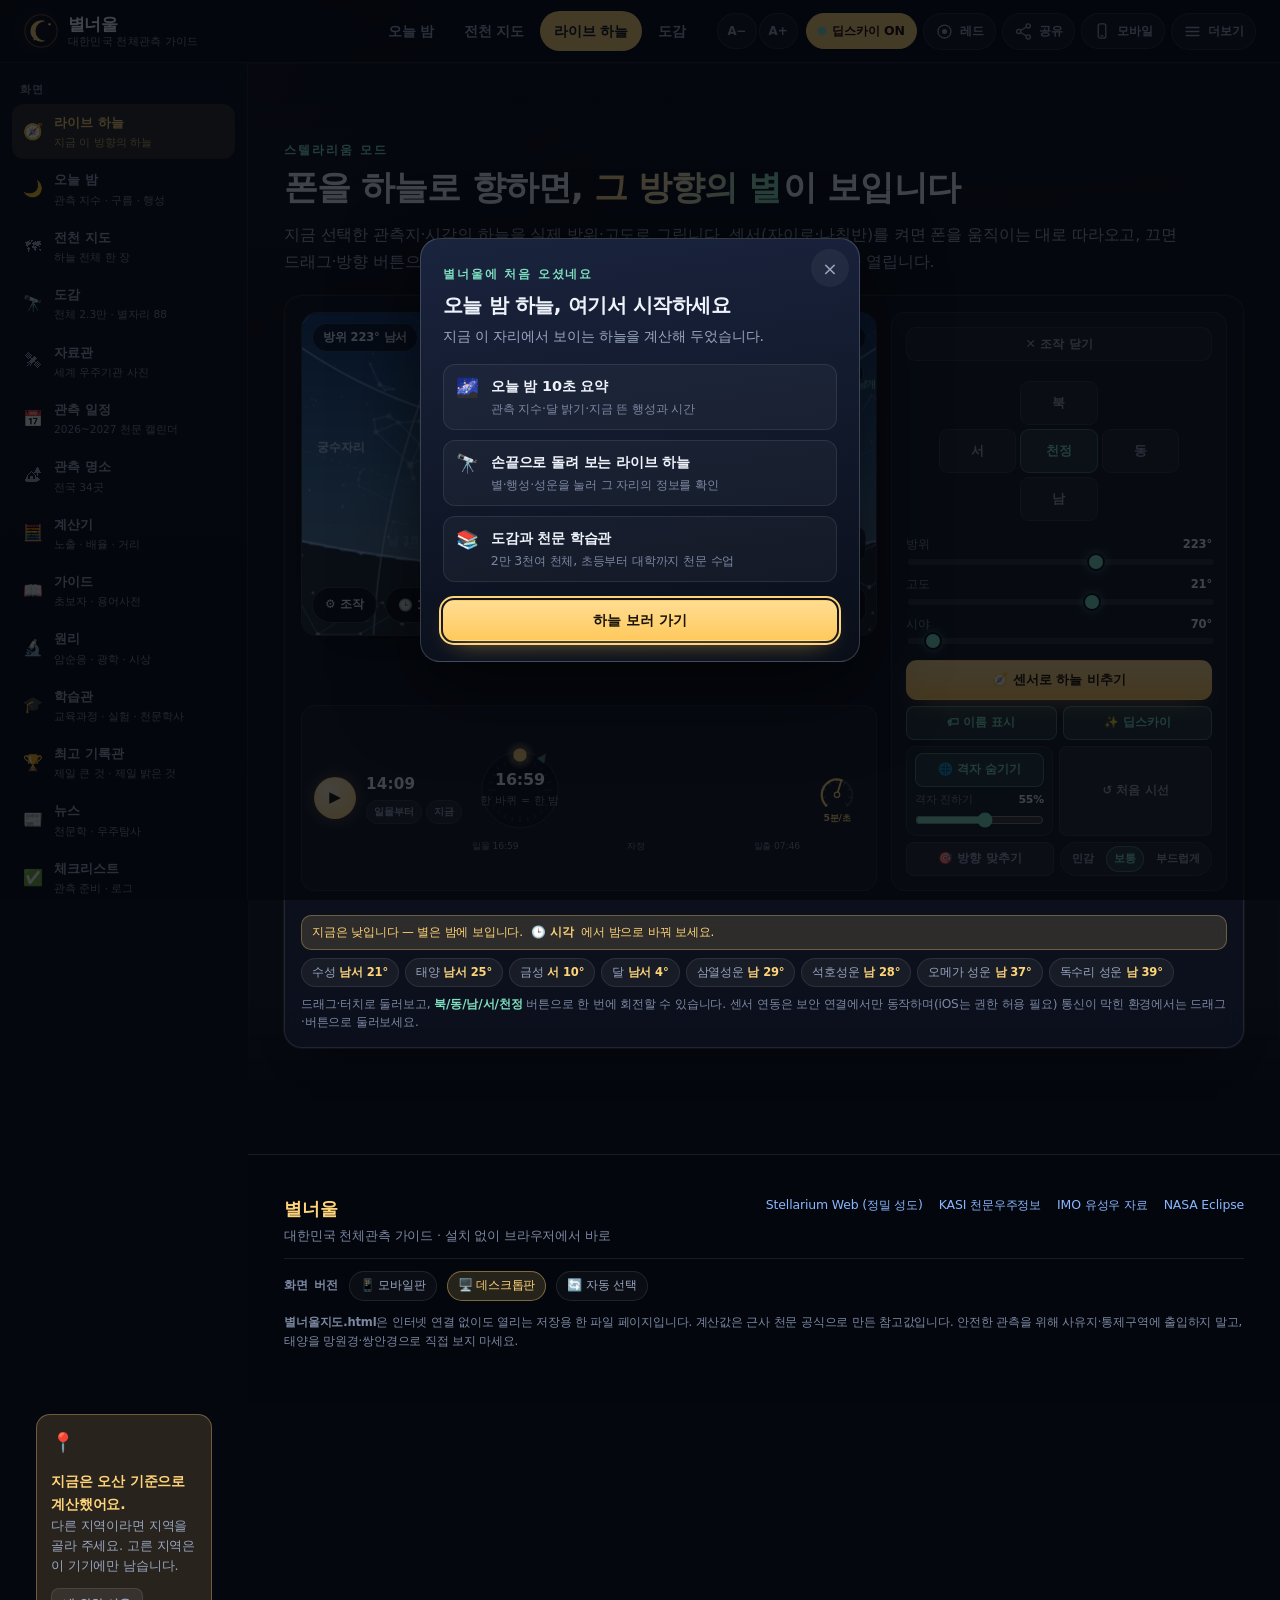
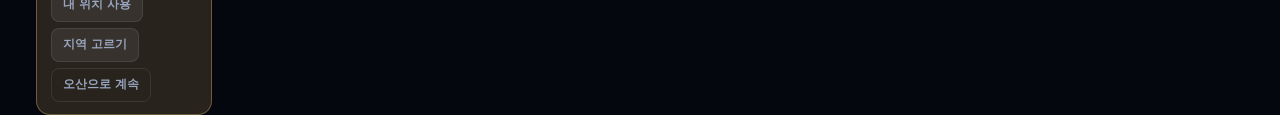
<file: index.html>
<!DOCTYPE html>
<html lang="ko">
<head>
<meta charset="UTF-8">
<meta name="viewport" content="width=device-width, initial-scale=1.0, viewport-fit=cover">
<meta name="theme-color" content="#070b14">
<meta name="description" content="별너울 — 대한민국 천체관측 가이드. 오늘 밤 달·행성·별자리, 관측 가능 시간, 촬영 계산기, 전국 별보기 명소, 2026~2027 천문 캘린더까지 한곳에서.">

<meta property="og:type" content="website">
<meta property="og:site_name" content="별너울">
<meta property="og:locale" content="ko_KR">
<meta property="og:title" content="별너울 — 대한민국 천체관측 가이드">
<meta property="og:description" content="오늘 밤 달·행성·별자리와 관측 가능 시간, 촬영 계산기, 전국 별보기 명소, 천문 학습관과 우주 뉴스까지 한곳에서. 설치 없이 브라우저에서 바로 열립니다.">
<meta property="og:image" content="https://byeolneoul.vercel.app/assets/space/jwst-carina-cosmic-cliffs.jpg">
<meta property="og:image:alt" content="제임스 웹 우주망원경이 촬영한 용골자리 성운">
<meta property="og:url" content="https://byeolneoul.vercel.app/">
<meta name="twitter:card" content="summary_large_image">
<meta name="twitter:title" content="별너울 — 대한민국 천체관측 가이드">
<meta name="twitter:description" content="오늘 밤 하늘을 10초 만에. 달·행성·별자리, 관측 명소, 촬영 계산기, 천문 학습관.">
<meta name="twitter:image" content="https://byeolneoul.vercel.app/assets/space/jwst-carina-cosmic-cliffs.jpg">
<title>별너울 — 대한민국 천체관측 가이드</title>
<style id="bwSplashStyle">
/* 별너울 도입화면 — 첫 페인트부터 보이도록 머리에 직접 넣습니다 */
#bwSplash{
  position:fixed; inset:0; z-index:4000; display:grid; place-items:center;
  background:radial-gradient(125% 95% at 50% -10%, #1a2545 0%, #0d1526 42%, #06080f 100%);
  color:#eef2fb; overflow:hidden; opacity:1; visibility:visible;
  transition:opacity .58s ease, visibility .58s ease;
  font-family:"Pretendard", system-ui, -apple-system, "Apple SD Gothic Neo", "Malgun Gothic", sans-serif;
  -webkit-tap-highlight-color:transparent;
}
#bwSplash.is-out{ opacity:0; visibility:hidden; pointer-events:none; }
#bwSplash canvas{ position:absolute; inset:0; width:100%; height:100%; display:block; }
#bwSplash .bws-glow{
  position:absolute; left:50%; top:52%; width:min(78vw, 720px); height:min(78vw, 720px);
  transform:translate(-50%, -50%); pointer-events:none;
  background:radial-gradient(closest-side, rgba(138,182,255,.16), rgba(126,224,192,.07) 55%, rgba(6,8,15,0) 78%);
  filter:blur(6px);
}
#bwSplash .bws-inner{ position:relative; text-align:center; padding:0 26px; z-index:2; }
#bwSplash .bws-eyebrow{
  margin:0 0 14px; font-size:.72rem; letter-spacing:.34em; text-transform:uppercase;
  color:#8ab6ff; opacity:.9;
  animation:bwsFade 1.4s ease .15s both;
}
#bwSplash .bws-logo{
  margin:0; font-size:clamp(2.9rem, 11vw, 5.4rem); font-weight:800; letter-spacing:.02em; line-height:1.08;
  background:linear-gradient(178deg, #ffffff 6%, #ffe6b0 52%, #ffd479 100%);
  -webkit-background-clip:text; background-clip:text; color:transparent;
  filter:drop-shadow(0 6px 26px rgba(255,190,110,.26));
  animation:bwsRise 1.15s cubic-bezier(.2,.7,.3,1) .1s both;
}
#bwSplash .bws-sub{
  margin:16px 0 0; font-size:clamp(.92rem, 3.5vw, 1.16rem); color:#cfd9ee; letter-spacing:.01em;
  animation:bwsFade 1.5s ease .55s both;
}
#bwSplash .bws-hint{
  position:absolute; left:0; right:0; bottom:clamp(28px, 7vh, 58px); z-index:2; margin:0;
  text-align:center; font-size:.76rem; color:#7c88a3; letter-spacing:.04em;
  animation:bwsFade 1.6s ease 1.1s both;
}
@keyframes bwsRise{ from{ opacity:0; transform:translateY(16px) scale(.985); } to{ opacity:1; transform:none; } }
@keyframes bwsFade{ from{ opacity:0; } to{ opacity:1; } }
@media (prefers-reduced-motion: reduce){
  #bwSplash{ transition:opacity .2s linear, visibility .2s linear; }
  #bwSplash .bws-logo, #bwSplash .bws-eyebrow, #bwSplash .bws-sub, #bwSplash .bws-hint{ animation:none; }
}
</style>
<!-- ROUTER-START -->
<script>
/* 판 자동 선택 — 폰·태블릿은 모바일판, 그 외는 데스크톱판.
   직접 고른 판은 localStorage에 기억하며, ?view=auto 로 다시 자동으로 돌립니다. */
(function () {
  try {
    var p = new URLSearchParams(location.search);
    var v = p.get('view');
    if (v === 'auto') { try { localStorage.removeItem('ob-layout'); } catch (e) {} }
    var saved = null;
    try { saved = localStorage.getItem('ob-layout'); } catch (e) {}
    var pick = (v === 'mobile' || v === 'desktop') ? v
      : (saved === 'mobile' || saved === 'desktop') ? saved
      : ((/Mobi|Android|iPhone|iPad|iPod|Windows Phone|IEMobile|Opera Mini/i.test(navigator.userAgent)
          || Math.min(window.innerWidth || 9999, screen.width || 9999) <= 768) ? 'mobile' : 'desktop');
    p.delete('view');
    var qs = p.toString();
    location.replace(pick + '.html' + (qs ? '?' + qs : '') + location.hash);
  } catch (e) { /* 라우팅이 막히면 이 페이지(index)가 그대로 보입니다 */ }
})();
</script>
<!-- ROUTER-END -->
<link rel="stylesheet" href="styles.css">
<!-- 홈 화면 설치(PWA) -->
<link rel="manifest" href="manifest.webmanifest">
<link rel="apple-touch-icon" sizes="180x180" href="assets/icons/apple-touch-icon.png">
<meta name="apple-mobile-web-app-capable" content="yes">
<meta name="mobile-web-app-capable" content="yes">
<meta name="apple-mobile-web-app-status-bar-style" content="black-translucent">
<meta name="apple-mobile-web-app-title" content="별너울">
<meta name="application-name" content="별너울">
<link rel="icon" href="data:image/svg+xml,%3Csvg xmlns='http://www.w3.org/2000/svg' viewBox='0 0 64 64'%3E%3Ccircle cx='32' cy='32' r='30' fill='%23070b18'/%3E%3Cpath d='M40 14a20 20 0 1 0 0 36 16 16 0 0 1 0-36z' fill='%23ffd479'/%3E%3Ccircle cx='46' cy='20' r='2' fill='%23fff'/%3E%3Ccircle cx='18' cy='44' r='1.5' fill='%23fff'/%3E%3C/svg%3E">
</head>
<body>

<!-- 도입화면 — 첫 페인트부터 이 자리에서 바로 보입니다 -->
<div id="bwSplash" role="dialog" aria-label="별너울 도입 화면">
  <canvas id="bwSplashCanvas" aria-hidden="true"></canvas>
  <div class="bws-glow" aria-hidden="true"></div>
  <div class="bws-inner">
    <p class="bws-eyebrow">대한민국 천체관측 가이드</p>
    <h1 class="bws-logo">별너울</h1>
    <p class="bws-sub">오늘 밤, 내 머리 위 하늘을 읽다</p>
  </div>
  <p class="bws-hint">화면을 누르면 바로 시작합니다</p>
</div>
<script src="splash.js"></script>

<noscript>
  <div class="noscript-warn" role="alert"><b>JavaScript가 꺼져 있습니다.</b> 별너울은 달 위상·행성 위치·박명 시각을 이 브라우저에서 직접 계산합니다. 브라우저 설정에서 JavaScript를 켜면 모든 기능이 동작합니다.</div>
</noscript>

<a class="skip-link" href="#today">본문으로 건너뛰기</a>

<!-- ===================== 공통 헤더 ===================== -->
<header class="site-header" id="siteHeader">
  <div class="header-inner">
    <a class="brand" href="#today" aria-label="별너울 홈">
      <span class="brand-mark" aria-hidden="true">
        <svg viewBox="0 0 40 40" width="34" height="34">
          <circle cx="20" cy="20" r="19" fill="none" stroke="currentColor" stroke-width="1.2" opacity=".35"/>
          <path d="M25 8.5a12.5 12.5 0 1 0 0 23 10 10 0 0 1 0-23z" fill="currentColor"/>
          <circle cx="30" cy="12" r="1.4" fill="currentColor"/>
          <circle cx="12" cy="30" r="1" fill="currentColor"/>
        </svg>
      </span>
      <span class="brand-text">
        <strong>별너울</strong>
        <small>대한민국 천체관측 가이드</small>
      </span>
    </a>

    <nav class="main-nav" id="mainNav" aria-label="주요 메뉴">
      <a href="#today" class="nav-link is-active" data-nav="today">오늘 밤</a>
      <a href="#skymap" class="nav-link" data-nav="skymap">전천 지도</a>
      <a href="#live" class="nav-link" data-nav="live">라이브 하늘</a>
      <a href="#catalog" class="nav-link" data-nav="catalog">도감</a>
    </nav>

    <div class="header-tools">
      <div class="font-ctrl" role="group" aria-label="글자 크기">
        <button class="icon-btn icon-btn-sm" id="fsDown" aria-label="글자 작게" title="글자 작게">A−</button>
        <button class="icon-btn icon-btn-sm" id="fsUp" aria-label="글자 크게" title="글자 크게">A+</button>
      </div>
      <button class="icon-btn deep-toggle" id="deepExtBtn" aria-pressed="true" title="딥스카이 확장 — 확대할 때 어두운 별 11만 6천여 개와 Gaia DR3 실시간 조회를 켜고 끕니다 (데이터·배터리 절약)">
        <span class="dt-dot" aria-hidden="true"></span>
        <span class="tool-label">딥스카이 <b class="dt-state" id="deepExtState">ON</b></span>
      </button>
      <button class="icon-btn" id="btnRed" aria-pressed="false" title="야간 관측용 레드라이트 모드 (암순응 보호)">
        <svg viewBox="0 0 24 24" width="19" height="19" aria-hidden="true"><circle cx="12" cy="12" r="8.2" fill="none" stroke="currentColor" stroke-width="1.6"/><circle cx="12" cy="12" r="3.2" fill="currentColor"/></svg>
        <span class="tool-label">레드</span>
      </button>
      <button class="icon-btn" id="btnShareTop" title="오늘 밤 별보기 플랜을 복사">
        <svg viewBox="0 0 24 24" width="19" height="19" aria-hidden="true"><circle cx="18" cy="5" r="2.6" fill="none" stroke="currentColor" stroke-width="1.6"/><circle cx="6" cy="12" r="2.6" fill="none" stroke="currentColor" stroke-width="1.6"/><circle cx="18" cy="19" r="2.6" fill="none" stroke="currentColor" stroke-width="1.6"/><path d="M8.4 10.8 15.6 6.4M8.4 13.2l7.2 4.4" stroke="currentColor" stroke-width="1.6"/></svg>
        <span class="tool-label">공유</span>
      </button>
      <div class="more-wrap">
        <button class="icon-btn more-btn" id="btnMore" aria-expanded="false" aria-controls="moreMenu" aria-haspopup="true" title="전체 목차 열기">
          <svg viewBox="0 0 24 24" width="19" height="19" aria-hidden="true"><path d="M4 7h16M4 12h16M4 17h16" stroke="currentColor" stroke-width="1.8" stroke-linecap="round"/></svg>
          <span class="tool-label">더보기</span>
        </button>
        <div class="more-menu" id="moreMenu" role="menu" aria-label="전체 목차" hidden>
          <div class="more-core" role="group" aria-label="주요 메뉴">
            <a href="#today" role="menuitem">오늘 밤</a>
            <a href="#skymap" role="menuitem">전천 지도</a>
            <a href="#live" role="menuitem">라이브 하늘</a>
            <a href="#catalog" role="menuitem">도감</a>
          </div>
          <div class="more-group more-pwa" role="group" aria-label="앱 설치">
            <p class="more-title"><span aria-hidden="true">📲</span> 앱</p>
            <button type="button" class="more-item" id="btnInstall" role="menuitem">
              <span class="mi-ico" aria-hidden="true">📲</span>
              <span class="mi-txt"><b id="pwaInstallLabel">앱으로 설치</b><small id="pwaInstallNote">홈 화면에 추가 · 주소창 없이</small></span>
              <span class="pwa-badge" id="pwaInstallBadge" hidden>실행 중</span>
            </button>
          </div>
          <div class="more-group" role="group" aria-label="관측 계획과 현장">
            <p class="more-title"><span aria-hidden="true">🗓️</span> 관측 계획 · 현장</p>
            <a href="#calendar" class="more-item" role="menuitem">
              <span class="mi-ico" aria-hidden="true">📅</span>
              <span class="mi-txt"><b>관측 일정</b><small>2026~2027 천문 캘린더</small></span>
            </a>
            <a href="#sites" class="more-item" role="menuitem">
              <span class="mi-ico" aria-hidden="true">🏕️</span>
              <span class="mi-txt"><b>전국 관측 명소</b><small>광공해 등급 · 권역별 추천</small></span>
            </a>
          </div>
          <div class="more-group" role="group" aria-label="도구와 자료">
            <p class="more-title"><span aria-hidden="true">🧰</span> 도구 · 자료</p>
            <a href="#lab" class="more-item" role="menuitem">
              <span class="mi-ico" aria-hidden="true">🧮</span>
              <span class="mi-txt"><b>촬영·광학 계산기</b><small>노출 · 화각 · 배율 · 한계등급</small></span>
            </a>
            <a href="#spacearchive" class="more-item" role="menuitem">
              <span class="mi-ico" aria-hidden="true">🛰️</span>
              <span class="mi-txt"><b>🛰️ 자료관</b><small>세계 우주기관의 실제 사진</small></span>
            </a>
          </div>
          <div class="more-group" role="group" aria-label="학습관과 소식">
            <p class="more-title"><span aria-hidden="true">🎓</span> 배움 · 소식</p>
            <a href="#records" class="more-item" role="menuitem">
              <span class="mi-ico" aria-hidden="true">🏆</span>
              <span class="mi-txt"><b>🏆 우주 최고 기록관</b><small>제일 큰 것 · 제일 밝은 것 15가지</small></span>
            </a>
            <a href="#learn" class="more-item" role="menuitem">
              <span class="mi-ico" aria-hidden="true">🎓</span>
              <span class="mi-txt"><b>천문 학습관</b><small>교육과정 실험실 · 천문학사</small></span>
            </a>
            <a href="#news" class="more-item" role="menuitem">
              <span class="mi-ico" aria-hidden="true">📰</span>
              <span class="mi-txt"><b>우주·천문 뉴스</b><small>최신 관측 · 로켓 발사 소식</small></span>
            </a>
          </div>
          <div class="more-group" role="group" aria-label="입문과 학습">
            <p class="more-title"><span aria-hidden="true">📖</span> 입문 · 학습</p>
            <a href="#guide" class="more-item" role="menuitem">
              <span class="mi-ico" aria-hidden="true">📖</span>
              <span class="mi-txt"><b>초보자 가이드 &amp; 용어사전</b><small>첫 관측 7단계 + 용어 89개</small></span>
            </a>
            <a href="#glossary" class="more-item" role="menuitem">
              <span class="mi-ico" aria-hidden="true">🔤</span>
              <span class="mi-txt"><b>용어사전 바로 보기</b><small>적위 · Bortle · 시상 등</small></span>
            </a>
            <a href="#science" class="more-item" role="menuitem">
              <span class="mi-ico" aria-hidden="true">🔬</span>
              <span class="mi-txt"><b>원리 깊이 보기</b><small>암순응 · 노출 · 구경 · 시상</small></span>
            </a>
          </div>
          <div class="more-group" role="group" aria-label="빠른 실행">
            <p class="more-title"><span aria-hidden="true">⚡</span> 빠른 실행</p>
            <button type="button" class="more-item" data-open="cookie" role="menuitem">
              <span class="mi-ico" aria-hidden="true">🍪</span>
              <span class="mi-txt"><b>오늘의 우주 쿠키</b><small>NASA · SpaceX 오늘의 소식</small></span>
            </button>
            <button type="button" class="more-item" data-open="ai" role="menuitem">
              <span class="mi-ico" aria-hidden="true">🤖</span>
              <span class="mi-txt"><b>AI 천문 도우미</b><small>이 사이트의 하늘 정보로 답합니다</small></span>
            </button>
          </div>
          <div class="more-group" role="group" aria-label="딥스카이 확장">
            <p class="more-title"><span aria-hidden="true">🌌</span> 딥스카이</p>
            <button type="button" class="more-item" id="deepMenuBtn" role="menuitem" aria-pressed="true">
              <span class="mi-ico" aria-hidden="true">🌌</span>
              <span class="mi-txt"><b>딥스카이 확장 <em id="deepMenuState">ON</em></b><small id="deepMenuNote">확장 성도 11.6만 + Gaia 실시간</small></span>
            </button>
          </div>
          <div class="more-group" role="group" aria-label="의견 보내기">
            <p class="more-title"><span aria-hidden="true">💬</span> 의견</p>
            <button type="button" class="more-item" data-open="feedback" role="menuitem">
              <span class="mi-ico" aria-hidden="true">💬</span>
              <span class="mi-txt"><b>사용자 피드백</b><small>버그 제보 · 기능 제안 · 칭찬</small></span>
            </button>
          </div>
          <div class="more-group" role="group" aria-label="공유">
            <p class="more-title"><span aria-hidden="true">🔗</span> 공유</p>
            <button type="button" class="more-item" data-open="share" role="menuitem">
              <span class="mi-ico" aria-hidden="true">🔗</span>
              <span class="mi-txt"><b>별너울 공유하기</b><small>링크 보내기 · 친구에게 추천</small></span>
            </button>
          </div>
          <p class="more-ver" id="appVer" data-app-version title="지금 보고 있는 수정판">별너울 v3.1</p>
        </div>
      </div>
    </div>
  </div>
</header>

<div class="wrap first-visit-wrap">
  <div class="first-visit" id="firstVisit" hidden>
    <span class="fv-ico" aria-hidden="true">📍</span>
    <div class="fv-txt"><b>지금은 오산 기준으로 계산했어요.</b><span>다른 지역이라면 지역을 골라 주세요. 고른 지역은 이 기기에만 남습니다.</span></div>
    <div class="fv-actions">
      <button type="button" class="mini-btn" data-fv="geo">내 위치 사용</button>
      <button type="button" class="mini-btn" data-fv="pick">지역 고르기</button>
      <button type="button" class="mini-btn fv-ghost" data-fv="keep">오산으로 계속</button>
    </div>
  </div>
</div>

<main>

<!-- ===================== 1. 오늘 밤 ===================== -->
<section class="section section-hero" id="today" data-view="today">
  <div class="hero-sky" aria-hidden="true">
    <div class="hero-glow"></div>
    <canvas class="hero-stars" id="heroStars" width="1200" height="620"></canvas>
  </div>

  <div class="wrap">
    <div class="hero-head">
      <p class="eyebrow">오늘 밤, 어디서 무엇을 볼까</p>
      <h1>대한민국 어디서든,<br><span class="grad">오늘 밤 하늘</span>을 10초 만에.</h1>
      <p class="hero-sub">지역과 날짜를 고르면 달 위상·어두운 시간·지금 떠 있는 천체·촬영 설정까지 한 번에 계산합니다.</p>
      <p class="boot-note" id="bootNote" role="status" aria-live="polite"><span class="bn-dot" aria-hidden="true"></span>오늘 밤 하늘을 계산하고 있어요…</p>

      <div class="quick-actions" id="quickActions" role="group" aria-label="빠른 날짜 선택">
        <button class="qa-btn is-active" data-preset="tonight" type="button"><span aria-hidden="true">🌙</span>오늘 밤</button>
        <button class="qa-btn" data-preset="weekend" type="button"><span aria-hidden="true">📅</span>이번 주말</button>
        <button class="qa-btn" data-preset="dark" type="button"><span aria-hidden="true">🌟</span>별 보기 좋은 날</button>
        <button class="qa-btn" data-preset="gem" type="button"><span aria-hidden="true">✨</span>12/14 쌍둥이자리</button>
        <button class="qa-btn" data-preset="qua" type="button"><span aria-hidden="true">☄️</span>1/4 사분의자리</button>
      </div>

      <!-- 이번 주말 — 금·토·일 밤 중 더 좋은 밤으로 바로 전환 (「이번 주말」 프리셋일 때만 보입니다) -->
      <div class="weekend-switch" id="weekendSwitch" hidden>
        <div class="ws-chips" id="weekendChips" role="group" aria-label="이번 주말 밤 전환"></div>
        <p class="ws-why" id="weekendWhy" aria-live="polite"></p>
      </div>
    </div>

    <!-- 관측지·날짜 선택 -->
    <div class="control-panel" id="controlPanel">
      <div class="control-row control-row-region">
        <label class="field field-prov">
          <span class="field-label">시·도</span>
          <select id="provinceSelect" aria-label="시·도 선택"></select>
        </label>
        <label class="field field-dist">
          <span class="field-label">시·군·구</span>
          <select id="districtSelect" aria-label="시·군·구 선택"></select>
        </label>
        <button class="btn btn-ghost" id="btnGeo" title="브라우저 위치 권한을 허용하면 현재 위치로 계산합니다">
          <svg viewBox="0 0 24 24" width="16" height="16" aria-hidden="true"><path d="M12 2v3M12 19v3M2 12h3M19 12h3" stroke="currentColor" stroke-width="1.8" stroke-linecap="round"/><circle cx="12" cy="12" r="5.5" fill="none" stroke="currentColor" stroke-width="1.8"/><circle cx="12" cy="12" r="1.8" fill="currentColor"/></svg>
          내 위치
        </button>
        <label class="field field-date">
          <span class="field-label">날짜</span>
          <input type="date" id="dateInput" aria-label="관측 날짜">
        </label>
        <label class="field field-time">
          <span class="field-label">시각</span>
          <input type="time" id="timeInput" aria-label="관측 시각 (지금은 현재 시각으로 자동 갱신)">
          <button class="mini-btn" id="btnNow" type="button" title="현재 시각으로">지금</button>
        </label>
      </div>
      <div class="control-row control-row-sub">
        <button class="link-btn" id="btnCustom" aria-expanded="false">위경도 직접 입력</button>
        <span class="coord-note" id="coordNote">37.1969°N · 127.0343°E · Bortle 7</span>
        <span class="region-hint" id="regionHint">시·도 → 시·군·구 순서로 좁혀집니다 · 2026.7 행정구역 기준</span>
        <div class="custom-coords" id="customCoords" hidden>
          <label class="field field-sm"><span class="field-label">위도</span><input type="number" id="latInput" step="0.0001" min="-90" max="90" inputmode="decimal"></label>
          <label class="field field-sm"><span class="field-label">경도</span><input type="number" id="lonInput" step="0.0001" min="-180" max="180" inputmode="decimal"></label>
          <button class="btn btn-sm" id="btnApplyCoords">적용</button>
        </div>
      </div>
    </div>

    <!-- 지금이 낮일 때의 안내 (밤 기준으로 한 번에 바꾸기) -->
    <div class="day-note" id="dayNote" role="status" hidden>
      <span id="dayNoteText">☀️ 지금은 낮입니다 — 아래 고도·추천은 지금 하늘 기준이에요. 밤에 볼 대상을 보려면 시각을 바꿔 주세요.</span>
      <button class="mini-btn" id="btnNight22" type="button">🌙 오늘 밤 22:00로 보기</button>
    </div>

    <!-- 10초 요약 히어로 카드 -->
    <div class="summary-card" id="heroSummary" aria-live="polite">
      <div class="summary-main">
        <div class="summary-head">
          <span class="summary-date" id="summaryDate">—</span>
          <span class="summary-place" id="summaryPlace">—</span>
        </div>
        <div class="summary-grid">
          <div class="sum-moon">
            <div class="moon-svg-wrap" id="heroMoonSvg"></div>
            <div class="sum-moon-meta">
              <strong id="heroMoonName">—</strong>
              <span id="heroMoonPct">—</span>
            </div>
          </div>
          <div class="sum-window">
            <div class="sum-label">완전히 어두운 시간</div>
            <strong class="sum-big" id="heroDarkWindow">—</strong>
            <span class="sum-small" id="heroDarkHours">—</span>
          </div>
          <div class="sum-score">
            <div class="score-ring" id="heroScoreRing">
              <svg viewBox="0 0 100 100" width="88" height="88" aria-hidden="true">
                <circle cx="50" cy="50" r="42" fill="none" stroke="rgba(255,255,255,.09)" stroke-width="8"/>
                <circle id="scoreArc" cx="50" cy="50" r="42" fill="none" stroke="url(#scoreGrad)" stroke-width="8"
                        stroke-linecap="round" stroke-dasharray="264" stroke-dashoffset="264" transform="rotate(-90 50 50)"/>
                <defs><linearGradient id="scoreGrad" x1="0" y1="0" x2="1" y2="1">
                  <stop offset="0%" stop-color="#7ee0c0"/><stop offset="100%" stop-color="#ffd479"/>
                </linearGradient></defs>
              </svg>
              <span id="heroScoreNum">—</span>
            </div>
            <div class="sum-label term" data-tip="달 밝기·관측지 광공해·어두운 시간·시간별 구름양·강수를 종합한 '깊은하늘 관측' 지수입니다. 구름이 많을수록 점수가 크게 떨어집니다. 달과 행성은 이 점수와 별개로 언제든 볼 수 있습니다.">오늘 밤 관측 지수</div>
            <div class="score-basis" id="heroScoreBasis" aria-live="polite">—</div>
          </div>
        </div>
        <div class="sum-top3" id="heroTop3"></div>
      </div>
      <div class="summary-side">
        <div class="sum-side-row"><span>일몰</span><strong id="heroSunset">—</strong></div>
        <div class="sum-side-row"><span>천문박명 끝</span><strong id="heroDusk">—</strong></div>
        <div class="sum-side-row"><span>새벽 박명 시작</span><strong id="heroDawn">—</strong></div>
        <div class="sum-side-row"><span>달 출/몰</span><strong id="heroMoonRS">—</strong></div>
        <div class="sum-side-row"><span class="term" data-tip="관측지 좌표 기준 시간별 구름양·강수확률(Open-Meteo)의 오늘 밤 평균입니다. 18시부터 다음날 06시까지를 봅니다.">구름(밤 평균)</span><strong id="heroCloud">—</strong></div>
        <div class="sum-side-row"><span class="term" data-tip="내 위치 기준 하늘의 '현재 시각'. 적경 0h가 남중하는 때를 0시로 셉니다. 별이 지금 어디 있는지 계산하는 기준입니다.">지방항성시</span><strong id="heroLst">—</strong></div>
        <button class="btn btn-primary btn-block" id="btnSharePlan">
          <svg viewBox="0 0 24 24" width="17" height="17" aria-hidden="true"><path d="M9 12.5l6-3.5M9 12.5l6 3.5" stroke="currentColor" stroke-width="1.7" stroke-linecap="round"/><circle cx="6" cy="12" r="2.4" fill="none" stroke="currentColor" stroke-width="1.7"/><circle cx="18" cy="7" r="2.4" fill="none" stroke="currentColor" stroke-width="1.7"/><circle cx="18" cy="18" r="2.4" fill="none" stroke="currentColor" stroke-width="1.7"/></svg>
          오늘 밤 플랜 복사
        </button>
        <p class="side-hint">카카오톡·문자에 그대로 붙여넣으세요. 위치 권한이 막혀 있으면 위경도를 직접 입력하세요.</p>
        <button class="mini-btn" id="btnPrintPlan">플랜 인쇄 · PDF</button>
      </div>
    </div>

    <!-- 밤 타임라인 -->
    <div class="panel timeline-panel">
      <div class="panel-head">
        <h2>오늘 밤 어두운 시간</h2>
        <span class="panel-note" id="timelineNote">—</span>
      </div>
      <div class="night-bar" id="nightBar"></div>
      <div class="night-legend">
        <span><i class="dot dot-day"></i>낮</span>
        <span><i class="dot dot-civil"></i>시민박명</span>
        <span><i class="dot dot-naut"></i>항해박명</span>
        <span><i class="dot dot-astro"></i>천문박명</span>
        <span><i class="dot dot-dark"></i>완전한 어둠</span>
        <span><i class="dot dot-moon"></i>달 떠 있는 시간</span>
      </div>
    </div>

    <!-- 시간별 구름양 -->
    <div class="panel cloud-panel" id="cloudPanel">
      <div class="panel-head">
        <h2>시간별 구름양·강수 <span class="cloud-pill" id="cloudPill">—</span></h2>
        <span class="panel-note" id="cloudNote">Open-Meteo 시간별 구름양·강수 예보 · 오늘 18시 → 내일 06시</span>
      </div>
      <div class="cloud-chart" id="cloudChart" aria-live="polite"></div>
      <div class="cloud-legend" id="cloudLegend">
        <span><i class="cc-dot cc-clear"></i>맑음 0–25%</span>
        <span><i class="cc-dot cc-some"></i>조금 25–50%</span>
        <span><i class="cc-dot cc-many"></i>구름 많음 50–85%</span>
        <span><i class="cc-dot cc-over"></i>흐림 85% 이상</span>
        <span><i class="cc-dot cc-rain-dot"></i>💧 비·눈 (파란 막대 = 강수량)</span>
      </div>
      <p class="panel-foot" id="cloudFoot">기상 예보를 불러오는 중입니다…</p>
    </div>

    <div class="moon-row">
      <!-- 달 · 태양 상세 -->
      <div class="panel">
        <div class="panel-head"><h2>달과 태양</h2></div>
        <div class="moon-detail">
          <div class="moon-svg-wrap moon-large" id="moonDetailSvg"></div>
          <div class="moon-facts" id="moonFacts"></div>
        </div>
        <div class="moon-strip" id="moonStrip" aria-label="앞으로 14일 달 위상"></div>
        <div class="sun-facts" id="sunFacts"></div>
      </div>
    </div>

    <!-- 행성 -->
    <div class="panel" data-dash="planet">
      <div class="panel-head">
        <h2>오늘 밤 행성</h2>
        <span class="panel-note"><span class="term" data-tip="지구에서 본 밝기. 숫자가 작을수록 밝고, 1등급 차이는 약 2.5배 차이입니다.">겉보기 등급</span>·<span class="term" data-tip="지구에서 본 행성 원반의 각도 크기(″=각초). 클수록 망원경으로 크게 보입니다.">시지름</span>은 근사 계산값입니다</span>
      </div>
      <div class="table-scroll">
        <table class="data-table" id="planetTable">
          <thead><tr>
            <th>행성</th><th>등급</th><th>고도</th><th>방위</th><th>시지름</th><th>출</th><th>남중</th><th>몰</th><th>관측</th><th>조준</th>
          </tr></thead>
          <tbody></tbody>
        </table>
      </div>
    </div>

    <!-- 시간대별 계획 -->
    <div class="panel" data-dash="hourly">
      <div class="panel-head">
        <h2>시간대별로 무엇을 볼까</h2>
        <span class="panel-note">일몰부터 새벽까지, 그 시각 가장 잘 보이는 대상</span>
      </div>
      <div class="hourly-plan" id="hourlyPlan"></div>
      <p class="panel-foot">각 시간은 정시 기준이며, 고도 20° 이상이고 달빛 영향을 덜 받는 대상을 우선 골랐습니다.</p>
    </div>

    <!-- 앞으로 30일 별 보기 좋은 날 -->
    <div class="panel" data-dash="best">
      <div class="panel-head">
        <h2>앞으로 30일, 별 보기 좋은 날</h2>
        <span class="panel-note">오늘부터 30일 · 같은 관측지 기준 · 달 밝기·어두운 시간·(예보 구간 구름·강수)으로 계산</span>
      </div>
      <div class="best-nights" id="bestNights"></div>
    </div>

    <!-- 장비별 추천 -->
    <div class="panel" data-dash="targets">
      <div class="panel-head">
        <h2>오늘 밤 추천 천체</h2>
        <span class="panel-note">장비 단계를 고르면 그에 맞는 대상만 보여드립니다</span>
      </div>
      <div class="tier-tabs" id="tierTabs" role="tablist"></div>
      <div class="target-list" id="tonightTargets"></div>
    </div>
  </div>
</section>

<!-- ===================== 1-B. 라이브 하늘 뷰 (스텔라리움 모드) ===================== -->
<section class="section section-alt" id="live" data-view="live">
  <div class="wrap">
    <div class="section-head">
      <p class="eyebrow">스텔라리움 모드</p>
      <h2>폰을 하늘로 향하면, <span class="grad">그 방향의 별</span>이 보입니다</h2>
      <p class="section-sub">지금 선택한 관측지·시각의 하늘을 실제 방위·고도로 그립니다. 센서(자이로·나침반)를 켜면 폰을 움직이는 대로 따라오고, 끄면 드래그·방향 버튼으로 360° 둘러볼 수 있습니다. 별·행성·달을 누르면 정보 카드가 열립니다.</p>
    </div>

    <div class="panel live-panel">
      <div class="live-stage" id="liveStage">
        <canvas id="liveCanvas" role="img" aria-label="현재 방향의 하늘 (방위·고도 투영)"></canvas>
        <!-- 조준 유도 링 — 목표가 시야 안에 들어오면 그 자리에 조준 링을 그립니다 -->
        <canvas class="live-guide-canvas" id="liveGuideCanvas" aria-hidden="true"></canvas>
        <div class="live-hud" aria-hidden="true"><span class="live-cross-h"></span><span class="live-cross-v"></span></div>
        <div class="live-hud-top">
          <span class="live-chip" id="liveAzChip">방위 —</span>
          <span class="live-chip" id="liveAltChip">고도 —</span>
          <span class="live-chip live-chip-sensor" id="liveSensorChip">센서 꺼짐</span>
        </div>
        <!-- 🌌 딥스카이 확장 ON/OFF — 라이브 뷰·전천 지도·확장 도감에 함께 적용됩니다 -->
        <button class="live-deep-chip" id="liveDeepChip" type="button" aria-pressed="true" title="딥스카이 확장을 켜고 끕니다 (끄면 확장 타일·Gaia를 불러오지 않습니다)"><span class="dt-dot" aria-hidden="true"></span>확장 <b id="liveDeepState">ON</b></button>
        <!-- 🎯 조준 유도 — 보낸 목표를 ✕ 로 끌 때까지 따라갑니다 -->
        <div class="live-guide" id="liveGuide" hidden>
          <div class="lguide-bar" id="liveGuideBar">
            <span class="lguide-bar-ico" aria-hidden="true">🎯</span>
            <span class="lguide-bar-name" id="liveGuideName">목표</span>
            <span class="lguide-bar-state" id="liveGuideState">—</span>
            <button class="lguide-x" id="liveGuideX" type="button" aria-label="조준 유도 끄기" title="조준 유도 끄기">✕</button>
          </div>
          <div class="lguide-beacon" id="liveGuideBeacon" aria-hidden="true">
            <span class="lguide-halo"></span>
            <span class="lguide-arrow" id="liveGuideArrow">
              <svg viewBox="0 0 24 24" width="18" height="18" focusable="false" aria-hidden="true"><path d="M12 2.8 19.6 19.4 12 15.3 4.4 19.4z" fill="currentColor"/></svg>
            </span>
          </div>
          <div class="lguide-pill" id="liveGuidePill" aria-hidden="true">
            <b class="lguide-pill-name" id="liveGuideBeaconName">목표</b>
            <span class="lguide-pill-angle" id="liveGuideBeaconAngle">—</span>
            <span class="lguide-pill-below" id="liveGuideBelow" hidden>지평선 아래</span>
          </div>
        </div>
        <div class="live-center-card" id="liveCenterCard">시야 중앙 —</div>
        <div class="live-zoom">
          <button class="live-zbtn" id="liveZoomIn" type="button" aria-label="확대">＋</button>
          <span class="live-fov-val" id="liveFovVal">65°</span>
          <button class="live-zbtn" id="liveZoomOut" type="button" aria-label="축소">－</button>
        </div>
        <div class="live-quick" id="liveQuick">
          <button class="lq-btn" id="liveToolsBtn" type="button" aria-expanded="false" aria-controls="liveControls">⚙ 조작</button>
          <button class="lq-btn lq-time" id="liveTimeBtn" type="button" aria-expanded="false" aria-controls="liveTimeCard" title="하늘 시각 바꾸기">🕒 —</button>
          <button class="lq-btn" id="liveCalBtnQ" type="button" aria-label="지금 보는 방향으로 나침반 맞추기">🎯 <span class="lq-wide">방향 맞추기</span><span class="lq-narrow">조준</span></button>
          <!-- 실시간 트래킹 바로 켜기/끄기 — ⚙ 조작 안의 센서 버튼과 같은 상태를 씁니다 -->
          <button class="lq-btn lq-track" id="liveTrackBtnQ" type="button" aria-pressed="false" aria-label="실시간 트래킹 켜기" title="실시간 트래킹(센서)을 켜고 끕니다">🧭 추적</button>
        </div>
        <div class="live-time-card" id="liveTimeCard" hidden>
          <div class="ltc-head">
            <b>🕒 하늘 시각</b>
            <span class="ltc-now" id="ltcNow">—</span>
            <button class="ltc-x" id="ltcClose" type="button" aria-label="시간 조정 닫기">✕</button>
          </div>
          <div class="ltc-presets" id="ltcPresets" role="group" aria-label="빠른 시각">
            <button class="ltc-chip" type="button" data-ltc="now">지금</button>
            <button class="ltc-chip" type="button" data-ltc="sunset">일몰</button>
            <button class="ltc-chip" type="button" data-ltc="20">20시</button>
            <button class="ltc-chip" type="button" data-ltc="22">22시</button>
            <button class="ltc-chip" type="button" data-ltc="0">자정</button>
            <button class="ltc-chip" type="button" data-ltc="2">새벽 2시</button>
          </div>
          <div class="ltc-dial" id="ltcDialWrap">
            <div id="ltcDial"></div>
          </div>
          <p class="ltc-dial-note">시계 방향으로 돌리면 날짜도 함께 넘어갑니다</p>
          <div class="ltc-row">
            <label class="ltc-date"><span>날짜</span><input type="date" id="ltcDate"></label>
            <label class="ltc-time"><span>시각</span><input type="time" id="ltcTime" step="300"></label>
          </div>
          <p class="ltc-note">0~11시는 그 밤의 다음 날 새벽으로 계산합니다. 다이얼을 한 바퀴 돌리면 자정을 지나 다음 날로 이어집니다.</p>
        </div>
      </div>

      <div class="tm-dock tm-dock-live" data-tm>
      <button class="tm-play" data-tm-play type="button" aria-pressed="false" aria-label="밤하늘 타임랩스 재생">▶</button>
      <div class="tm-readout">
        <b class="tm-clock" data-tm-clock>—</b>
        <div class="tm-quick">
          <button class="tm-chip" data-tm-sunset type="button">일몰부터</button>
          <button class="tm-chip" data-tm-now type="button">지금</button>
        </div>
      </div>
      <div class="tm-slide tm-slide-dial">
        <div class="tm-time-dial" data-tm-time></div>
        <div class="tm-scale"><span data-tm-start>일몰</span><span>자정</span><span data-tm-end>일출</span></div>
      </div>
      <div class="tm-dial" data-tm-dial role="slider" tabindex="0" aria-label="재생 속도" aria-valuemin="0.5" aria-valuemax="30" aria-valuenow="5" aria-valuetext="5분/초">
        <svg viewBox="0 0 54 42" aria-hidden="true" focusable="false">
          <circle class="tm-dial-bg" cx="27" cy="25" r="16"></circle>
        <circle class="tm-dial-arc" cx="27" cy="25" r="16"></circle>
          <g class="tm-dial-ticks" data-tm-ticks></g>
          <g class="tm-dial-needle" data-tm-needle><line x1="27" y1="25" x2="27" y2="9"></line></g>
          <circle class="tm-dial-hub" cx="27" cy="25" r="2.8"></circle>
        </svg>
        <span class="tm-dial-val" data-tm-speed>5분/초</span>
      </div>
    </div>

      <div class="live-controls" id="liveControls">
        <div class="live-pad" role="group" aria-label="방향 회전">
          <button class="pad-btn pad-n" data-az="0" data-alt="30" type="button">북</button>
          <button class="pad-btn pad-w" data-az="270" data-alt="30" type="button">서</button>
          <button class="pad-btn pad-c" data-az="0" data-alt="88" type="button" title="천정(머리 위)">천정</button>
          <button class="pad-btn pad-e" data-az="90" data-alt="30" type="button">동</button>
          <button class="pad-btn pad-s" data-az="180" data-alt="30" type="button">남</button>
        </div>

        <div class="live-sliders">
          <label class="live-field"><span>방위 <b id="liveAzVal">0°</b></span>
            <input type="range" id="liveAz" min="0" max="359" step="1" value="0"></label>
          <label class="live-field"><span>고도 <b id="liveAltVal">30°</b></span>
            <input type="range" id="liveAlt" min="-85" max="89" step="1" value="30"></label>
          <label class="live-field"><span>시야 <b id="liveFovVal2">65°</b></span>
            <input type="range" id="liveFov" min="0" max="1000" step="1" value="65" aria-label="시야 배율 (왼쪽 넓게 115°, 오른쪽 1′까지)"></label>
        </div>

        <div class="live-actions">
          <button class="btn btn-primary btn-sm" id="liveSensorBtn" type="button" aria-pressed="false">🧭 센서로 하늘 비추기</button>
          <button class="mini-btn" id="liveLabelsBtn" type="button" aria-pressed="true">🏷 이름 표시</button>
          <button class="mini-btn" id="liveDeepBtn" type="button" aria-pressed="true">✨ 딥스카이</button>
          <div class="live-grid-ctl" role="group" aria-label="격자 표시">
            <button class="mini-btn" id="liveGridBtn" type="button" aria-pressed="true" title="고도·방위 격자를 보이거나 숨깁니다">🌐 격자 숨기기</button>
            <label class="live-grid-range"><span>격자 진하기 <b id="liveGridVal">55%</b></span>
              <input type="range" id="liveGrid" min="0" max="100" step="5" value="55" aria-label="격자 진하기"></label>
          </div>
          <button class="mini-btn" id="liveResetBtn" type="button">↺ 처음 시선</button>
          <button class="mini-btn" id="liveCalBtn" type="button" title="지금 보는 방향을 기준으로 나침반 오차를 0으로 맞춥니다">🎯 방향 맞추기</button>
          <div class="live-sens" role="group" aria-label="센서 따라오는 정도">
            <button class="sens-btn" type="button" data-sens="0.6">민감</button>
            <button class="sens-btn is-on" type="button" data-sens="1">보통</button>
            <button class="sens-btn" type="button" data-sens="1.6">부드럽게</button>
          </div>
        </div>
      </div>

      <div class="live-foot">
        <div class="live-day-hint" id="liveDayHint" hidden>지금은 낮입니다 — 별은 밤에 보입니다. <b class="ldh-key">🕒 시각</b>에서 밤으로 바꿔 보세요.</div>
        <div class="live-inview" id="liveInView"></div>
        <p class="live-help" id="liveHelp">드래그·터치로 둘러보고, <b>북/동/남/서/천정</b> 버튼으로 한 번에 회전할 수 있습니다. 센서 연동은 보안 연결에서만 동작하며(iOS는 권한 허용 필요) 통신이 막힌 환경에서는 드래그·버튼으로 둘러보세요.</p>
      </div>
    </div>
  </div>
</section>


<!-- ===================== 1-C. 전천 지도 (개별 화면) ===================== -->
<section class="section section-alt" id="skymapView" data-view="skymap">
  <div class="wrap">
    <div class="section-head">
      <p class="eyebrow">전천 지도</p>
      <h2>지금 하늘을 <span class="grad">한 장에</span></h2>
      <p class="section-sub">머리 위 하늘 전체를 펼쳐 보여 줍니다. 지도에 그려진 <b>모든 별</b>(어두운 별까지)과 행성·달을 누르면 그 자리의 실시간 고도·방위·출몰을 보여 주고, 아래 도크로 밤새 하늘이 움직이는 모습을 재생할 수 있습니다.</p>
    </div>
    <div class="grid-1">
      <!-- 전천 지도 -->
      <div class="panel skymap-panel" id="skymap">
        <div class="panel-head">
          <h2>지금 하늘 (전천 지도)</h2>
          <span class="panel-note" id="skyMapNote">—</span>
        </div>
        <div class="skymap-wrap">
          <svg id="skyMap" viewBox="0 0 420 420" role="img" aria-label="현재 시각 전천 지도 — 별을 누르면 그 별의 정보가 열립니다"></svg>
          <button class="skymap-zoom-reset" id="skyMapReset" type="button" hidden aria-label="지도 확대를 원래대로 되돌립니다">1× · 원래대로</button>
        </div>
        <p class="skymap-hint">두 손가락으로 확대·축소 · 확대한 뒤에는 한 손가락으로 이동</p>
        <div class="tm-dock" data-tm>
          <button class="tm-play" data-tm-play type="button" aria-pressed="false" aria-label="밤하늘 타임랩스 재생">▶</button>
          <div class="tm-readout">
            <b class="tm-clock" data-tm-clock>—</b>
            <div class="tm-quick">
              <button class="tm-chip" data-tm-sunset type="button">일몰부터</button>
              <button class="tm-chip" data-tm-now type="button">지금</button>
            </div>
          </div>
          <div class="tm-slide tm-slide-dial">
            <div class="tm-time-dial" data-tm-time></div>
            <div class="tm-scale"><span data-tm-start>일몰</span><span>자정</span><span data-tm-end>일출</span></div>
          </div>
          <div class="tm-dial" data-tm-dial role="slider" tabindex="0" aria-label="재생 속도" aria-valuemin="0.5" aria-valuemax="30" aria-valuenow="5" aria-valuetext="5분/초">
            <svg viewBox="0 0 54 42" aria-hidden="true" focusable="false">
              <circle class="tm-dial-bg" cx="27" cy="25" r="16"></circle>
              <circle class="tm-dial-arc" cx="27" cy="25" r="16"></circle>
              <g class="tm-dial-ticks" data-tm-ticks></g>
              <g class="tm-dial-needle" data-tm-needle><line x1="27" y1="25" x2="27" y2="9"></line></g>
              <circle class="tm-dial-hub" cx="27" cy="25" r="2.8"></circle>
            </svg>
            <span class="tm-dial-val" data-tm-speed>5분/초</span>
          </div>
        </div>
        <p class="panel-foot">가운데가 머리 위(천정), 테두리가 지평선입니다. 동쪽이 왼쪽인 것은 하늘을 올려다보는 방향이기 때문입니다. <b>별·행성·달을 눌러 보세요</b> — 그 자리에서 실시간 고도·방위·출몰을 보여 줍니다.</p>
        <div class="sky-inspector" id="skyInspector"></div>
      </div>

    </div>
  </div>
</section>


<!-- ===================== 3. 천체 · 별자리 도감 (통합) ===================== -->
<section class="section" id="catalog" data-view="catalog">
  <div class="wrap">
    <div class="section-head">
      <p class="eyebrow">천체 · 별자리 도감</p>
      <h2>오늘 밤 볼 수 있는 것들, <span class="grad">전부</span> 여기 있습니다</h2>
      <p class="section-sub">대표 천체 50여 종과 하늘 전체 도감 2만 3천여 종, IAU 별자리 88종을 한 섹션으로 모았습니다. 위 탭으로 <b>천체</b>·<b>별자리</b>·<b>퀴즈</b>를 바꿔 보세요. 카드를 누르면 허블·제임스웹 사진과 실제 하늘 탐사 사진, 상세 정보, 조준 버튼이 함께 열립니다.</p>
    </div>

    <div class="cat-tabs" role="tablist" aria-label="도감 보기 전환">
      <button class="cat-tab is-active" type="button" id="tabObjects" role="tab" aria-selected="true" aria-controls="panelObjects" data-cat-tab="objects">🌌 천체 도감 <span class="cat-tab-num">2,571종</span></button>
      <button class="cat-tab" type="button" id="tabConst" role="tab" aria-selected="false" aria-controls="panelConstellations" data-cat-tab="const" tabindex="-1">✨ 별자리 88 <span class="cat-tab-num">IAU 전체</span></button>
      <button class="cat-tab" type="button" id="tabDeep" role="tab" aria-selected="false" aria-controls="panelDeep" data-cat-tab="deep" tabindex="-1">🌌 확장 성도 · Gaia <span class="cat-tab-num">11만 + 18억</span></button>
      <button class="cat-tab" type="button" id="tabQuiz" role="tab" aria-selected="false" aria-controls="panelQuiz" data-cat-tab="quiz" tabindex="-1">🎯 퀴즈 <span class="cat-tab-num">5~100문제</span></button>
    </div>

    <div class="cat-panel" id="panelObjects" role="tabpanel" aria-labelledby="tabObjects">
      <div class="filter-bar">
        <div class="search-box">
          <svg viewBox="0 0 24 24" width="18" height="18" aria-hidden="true"><circle cx="11" cy="11" r="6.5" fill="none" stroke="currentColor" stroke-width="1.8"/><path d="M16 16l4.5 4.5" stroke="currentColor" stroke-width="1.8" stroke-linecap="round"/></svg>
          <input type="search" id="searchInput" placeholder="천체 이름 검색 (예: 오리온, M42, 목성)" aria-label="천체 검색">
          <button class="clear-btn" id="searchClear" type="button" aria-label="검색어 지우기" hidden>×</button>
        </div>
        <div class="chip-row" id="typeFilters" data-group="type"></div>
        <div class="chip-row" id="equipFilters" data-group="equip"></div>
        <div class="chip-row" id="seasonFilters" data-group="season"></div>
        <div class="sort-row">
          <label class="field field-inline"><span class="field-label">정렬</span>
            <select id="sortSelect">
              <option value="mag">밝은 순</option>
              <option value="alt">지금 높은 순</option>
              <option value="diff">쉬운 순</option>
              <option value="name">이름 순</option>
            </select>
          </label>
          <label class="check-inline"><input type="checkbox" id="onlyVisible"> 오늘 밤 지평선 위에 뜨는 것만</label>
          <button class="mini-btn" id="filterReset" type="button">필터 초기화</button>
        </div>
      </div>
      <p class="result-count" id="catalogCount">—</p>
      <div class="catalog-grid" id="catalogGrid"></div>
      <!-- 검색어가 있을 때만 — 하늘 전체 도감(2,571종)에서 더 찾은 결과 -->
      <div class="catalog-wide-hits" id="wideHits" hidden></div>
    </div>

    <div class="cat-panel" id="panelConstellations" role="tabpanel" aria-labelledby="tabConst" hidden>
      <div class="con-block" id="constellations">
        <p class="cat-panel-lead">한국 하늘 33~38°N에서 뜨는 IAU 별자리 88개를 빠짐없이 담았습니다. 카드를 누르면 설명이 열리고, <b>🎯</b>를 누르면 라이브 하늘 뷰가 그 별자리로 돌아갑니다.</p>
        <div class="panel">
          <div class="con-tools">
            <input type="search" id="conSearch" class="con-search" placeholder="별자리 이름 · 영문 · 약자로 찾기" aria-label="별자리 검색">
            <div class="chip-row con-season" id="conSeason"></div>
            <span class="con-count" id="conCount">88개</span>
          </div>
          <div class="con-grid" id="conGrid"></div>
          <p class="panel-foot">연결선은 Stellarium 현대 IAU 별자리 그림, 좌표·등급은 J2000 카탈로그를 썼습니다. ‘가장 밝은 별’은 그 별자리에 속한 별 중 겉보기 등급이 가장 낮은 별입니다.</p>
        </div>
      </div>
    </div>

    <div class="cat-panel" id="panelDeep" role="tabpanel" aria-labelledby="tabDeep" hidden>
      <div class="deep-shell">
        <div class="deep-head">
          <button class="deep-switch" id="deepPanelToggle" type="button" aria-pressed="true" title="딥스카이 확장을 켜고 끕니다">
            <span class="dt-dot" aria-hidden="true"></span>
            <span class="deep-switch-txt">딥스카이 확장 <em id="deepPanelState">ON</em></span>
          </button>
          <p class="deep-note" id="deepStatus">확장 성도 상태를 확인하고 있어요…</p>
        </div>
        <p class="cat-panel-lead">
          <b>1단계</b> 하늘 전체를 30°×15° 144칸으로 나눠 <b>화면에 걸치는 칸만</b> 받아 옵니다 — HYG 원본에서 5~12등급 별 <b>11만 6,006개</b>. 확대할수록 6.4등부터 12등까지 <b>2배마다 1.45등씩</b> 매끄럽게 더 어두운 별이 떠오릅니다. 이름이 없는 별은 <b>HIP·HD·HR·HYG</b> 실제 카탈로그 번호로 보입니다.
          <b>2단계</b> 라이브 시야 20° 아래로 더 좁히거나(14~18등) 아래에서 Gaia DR3 ID·좌표를 넣으면 <b>ESA Gaia DR3(약 18억 개)</b>를 실시간으로 조회합니다.
          이 탭의 별은 <b>퀴즈·기본 도감(2,571종)·별자리 88</b>과 완전히 분리되어 있어 퀴즈에는 나오지 않습니다.
        </p>
        <div class="deep-search">
          <input type="search" id="deepQuery" placeholder="Gaia DR3 ID  또는  좌표 ‘RA Dec’ (예: 3209521209381041024 / 83.8 -5.4)" aria-label="Gaia DR3 ID 또는 좌표 검색">
          <button class="btn btn-primary btn-sm" id="deepGo" type="button">Gaia 조회</button>
        </div>
        <div class="chip-row deep-regions" id="deepRegions" role="group" aria-label="하늘 구역 바로 보기"></div>
        <div class="deep-result" id="deepResult"><p class="muted">구역을 고르거나 Gaia DR3 ID·좌표를 넣어 보세요.</p></div>
        <p class="panel-foot deep-foot">
          출처 — 확장 성도: HYG Database v4.1 (CC BY-SA 2.5) · Gaia: ESA/Gaia/DPAC, VizieR I/355/gaiadr3 (CC BY-NC).
          Gaia 조회는 네트워크가 필요하고, 오프라인이거나 응답이 없으면 <b>로컬 확장 성도만</b> 조용히 보여 줍니다.
        </p>
      </div>
    </div>

    <div class="cat-panel" id="panelQuiz" role="tabpanel" aria-labelledby="tabQuiz" hidden>
      <div class="quiz-shell" id="quizShell"></div>
    </div>
  </div>
</section> 

<!-- ===================== 3. 촬영 · 계산기 ===================== -->
<section class="section section-alt" id="lab" data-view="lab">
  <div class="wrap">
    <div class="section-head">
      <p class="eyebrow">촬영 · 계산 랩</p>
      <h2>감이 아니라 <span class="grad">계산</span>으로 찍습니다</h2>
      <p class="section-sub">별이 점으로 찍히는 최대 노출, 망원경 배율·시야·사출동공, 등급과 거리 변환을 실제 공식으로 계산합니다.</p>
    </div>

    <div class="lab-tabs" role="tablist" id="labTabs">
      <button class="lab-tab is-active" role="tab" data-tab="exposure" aria-selected="true">별 점상 노출</button>
      <button class="lab-tab" role="tab" data-tab="optics" aria-selected="false">망원경 광학</button>
      <button class="lab-tab" role="tab" data-tab="magnitude" aria-selected="false">등급 · 거리</button>
      <button class="lab-tab" role="tab" data-tab="fov" aria-selected="false">시야 시뮬레이터</button>
    </div>

    <!-- 노출 계산기 -->
    <div class="lab-panel panel is-active" id="tab-exposure">
      <div class="calc-layout">
        <div class="calc-inputs">
          <h3>카메라 · 렌즈</h3>
          <label class="field"><span class="field-label">초점거리 (mm)</span><input type="number" id="exFocal" value="24" min="1" step="1"></label>
          <label class="field"><span class="field-label">조리개 (f/)</span><input type="number" id="exAperture" value="2.8" min="0.7" step="0.1"></label>
          <label class="field"><span class="field-label">센서 크기</span>
            <select id="exSensor">
              <option value="36,24">풀프레임 (36×24mm)</option>
              <option value="23.6,15.7">APS-C (23.6×15.7mm)</option>
              <option value="17.3,13">마이크로 포서드 (17.3×13mm)</option>
              <option value="13.2,8.8">1인치 (13.2×8.8mm)</option>
              <option value="9.6,7.2" selected>스마트폰 1/1.3″ (9.6×7.2mm)</option>
              <option value="6.4,4.8">스마트폰 1/2.3″ (6.4×4.8mm)</option>
            </select>
          </label>
          <label class="field"><span class="field-label">화소 수 (MP)</span><input type="number" id="exMp" value="12" min="1" step="1"></label>
          <label class="field"><span class="field-label">대상 적위 (°)</span><input type="number" id="exDec" value="0" min="-90" max="90" step="1">
            <span class="field-hint">천구적도 0° · 오리온 성운 -5° · 북두칠성 +55°</span></label>
        </div>
        <div class="calc-results">
          <div class="result-grid">
            <div class="result-card accent">
              <span class="result-label term" data-tip="조리개·픽셀피치·초점거리·적위를 모두 반영해 '별이 점으로 찍히는 최대 노출'을 구하는 경험식입니다.">NPF 권장 최대 노출</span>
              <strong id="exNpf">—</strong>
              <span class="result-note">별이 점으로 찍히는 실용 한계</span>
            </div>
            <div class="result-card">
              <span class="result-label">500 법칙</span>
              <strong id="exRule500">—</strong>
              <span class="result-note">고전적 경험식 · 약간 번짐</span>
            </div>
            <div class="result-card">
              <span class="result-label term" data-tip="센서 한 화소의 물리적 크기(µm). 작을수록 같은 시간에 더 많이 번집니다.">픽셀 피치</span>
              <strong id="exPitch">—</strong>
              <span class="result-note">센서·화소에서 계산</span>
            </div>
            <div class="result-card">
              <span class="result-label">픽셀당 화각</span>
              <strong id="exScale">—</strong>
              <span class="result-note">1픽셀이 덮는 하늘 각도</span>
            </div>
          </div>
          <div class="result-card wide">
            <span class="result-label">500 법칙 노출에서 별이 번지는 길이</span>
            <strong id="exTrail">—</strong>
            <div class="bar-track"><div class="bar-fill" id="exTrailBar"></div></div>
            <span class="result-note">2픽셀 이하면 점, 그 이상이면 타원으로 보입니다.</span>
          </div>
          <p class="calc-explain" id="exExplain"></p>
          <details class="explain">
            <summary>원리 자세히 보기 — 왜 500/NPF가 성립하나</summary>
            <p>별은 지구 자전으로 적위 δ에서 15″×cos δ /초 만큼 움직입니다. 화소 환산 각도는 (206265×픽셀피치µm)/초점거리mm [″]이므로, 허용 이동 픽셀 수로 나누면 최대 노출이 나옵니다. NPF식 t=(35N+30p)/(f·cosδ)는 이 관계를 근사한 경험식입니다. 자세한 유도는 <a href="#science">원리</a> 섹션에 있습니다.</p>
          </details>
        </div>
      </div>
    </div>

    <!-- 광학 계산기 -->
    <div class="lab-panel panel" id="tab-optics">
      <div class="calc-layout">
        <div class="calc-inputs">
          <h3>망원경 · 접안렌즈</h3>
          <label class="field"><span class="field-label">구경 (mm)</span><input type="number" id="opAperture" value="130" min="10" step="1"></label>
          <label class="field"><span class="field-label">초점거리 (mm)</span><input type="number" id="opFocal" value="650" min="50" step="10"></label>
          <label class="field"><span class="field-label">접안렌즈 초점거리 (mm)</span><input type="number" id="opEyepiece" value="25" min="1" step="1"></label>
          <label class="field"><span class="field-label">접안렌즈 겉보기 시야 (°)</span><input type="number" id="opAfov" value="50" min="20" max="120" step="1"></label>
        </div>
        <div class="calc-results">
          <div class="result-grid">
            <div class="result-card accent"><span class="result-label">배율</span><strong id="opMag">—</strong><span class="result-note">초점거리 ÷ 접안렌즈</span></div>
            <div class="result-card"><span class="result-label">실시야</span><strong id="opTfov">—</strong><span class="result-note">보이는 하늘의 폭</span></div>
            <div class="result-card"><span class="result-label term" data-tip="접안렌즈를 통해 나오는 빛다발의 지름(구경÷배율). 5~7mm면 가장 밝고 편안합니다.">사출동공</span><strong id="opExit">—</strong><span class="result-note">구경 ÷ 배율</span></div>
            <div class="result-card"><span class="result-label">광속비</span><strong id="opFratio">—</strong><span class="result-note">f/ 값</span></div>
            <div class="result-card"><span class="result-label term" data-tip="이 망원경으로 겨우 볼 수 있는 가장 어두운 별의 등급. 구경이 클수록, 하늘이 어두울수록 좋아집니다.">한계등급</span><strong id="opLimit">—</strong><span class="result-note">이상 조건 근사</span></div>
            <div class="result-card"><span class="result-label term" data-tip="두 별을 겨우 갈라볼 수 있는 최소 각도(116″÷구경mm). 대기 시상이 나쁘면 이보다 못합니다.">다우스 분해능</span><strong id="opDawes">—</strong><span class="result-note">116″ ÷ 구경</span></div>
            <div class="result-card"><span class="result-label">집광력</span><strong id="opLight">—</strong><span class="result-note">7mm 눈동자 대비</span></div>
            <div class="result-card"><span class="result-label">최대 유효 배율</span><strong id="opMaxMag">—</strong><span class="result-note">구경×2 기준</span></div>
          </div>
          <div class="result-card wide" id="opVerdictWrap">
            <span class="result-label">이 조합은?</span>
            <strong id="opVerdict">—</strong>
            <span class="result-note" id="opVerdictNote"></span>
          </div>
          <div class="result-card wide">
            <span class="result-label">이 시야에 달(0.5°)이 차지하는 비율</span>
            <div class="bar-track"><div class="bar-fill" id="opMoonBar"></div></div>
            <span class="result-note" id="opMoonNote">—</span>
          </div>
          <p class="calc-explain" id="opExplain"></p>
          <details class="explain">
            <summary>원리 자세히 보기 — 구경·배율·사출동공의 관계</summary>
            <p>집광력은 구경의 제곱, 분해능은 구경에 반비례합니다. 배율을 올리면 상은 커지지만 사출동공이 작아져 어두워지고, 구경×2를 넘으면 회절 때문에 오히려 흐려집니다. 사출동공이 7mm를 넘으면 빛이 눈동자 밖으로 새고, 0.7mm 아래면 먼지·눈의 부유물이 보입니다.</p>
          </details>
        </div>
      </div>
    </div>

<!-- 시야(FOV) 시뮬레이터 -->
    <div class="lab-panel panel" id="tab-fov">
      <div class="calc-layout">
        <div class="calc-inputs">
          <h3>내 장비로 무엇이 얼마나 크게 보일까</h3>
          <p class="calc-help">망원경+아이피스 또는 카메라+렌즈를 넣으면 실제 시야각을 계산해, 보름달(0.52°)·목성·M42(85′×60′)·M31(178′×63′)이 화면에 어느 크기로 들어오는지 그려 줍니다.</p>
          <div class="seg-row" role="group" aria-label="장비 종류">
            <button class="seg-btn is-active" data-fovmode="scope" type="button">망원경 + 아이피스</button>
            <button class="seg-btn" data-fovmode="camera" type="button">카메라 + 렌즈</button>
          </div>
          <div id="fovScopeFields">
            <label class="field"><span class="field-label">초점거리 (mm)</span><input type="number" id="fovFocal" value="1300" min="50" step="10"></label>
            <label class="field"><span class="field-label">아이피스 초점거리 (mm)</span><input type="number" id="fovEyepiece" value="25" min="1" step="1"></label>
            <label class="field"><span class="field-label">아이피스 겉보기 시야 (°)</span><input type="number" id="fovAfov" value="52" min="20" max="120" step="1"></label>
          </div>
          <div id="fovCameraFields" hidden>
            <label class="field"><span class="field-label">렌즈 초점거리 (mm)</span><input type="number" id="fovCamFocal" value="200" min="4" step="5"></label>
            <label class="field"><span class="field-label">센서 크기</span>
              <select id="fovSensor">
                <option value="36,24">풀프레임 (36×24mm)</option>
                <option value="23.6,15.7">APS-C (23.6×15.7mm)</option>
                <option value="17.3,13">마이크로 포서드 (17.3×13mm)</option>
                <option value="9.6,7.2" selected>스마트폰 1/1.3″ (9.6×7.2mm)</option>
                <option value="6.4,4.8">스마트폰 1/2.3″ (6.4×4.8mm)</option>
              </select>
            </label>
          </div>
        </div>
        <div class="calc-results">
          <div class="fov-canvas-wrap"><canvas id="fovCanvas" width="640" height="480" aria-label="시야 시뮬레이터"></canvas></div>
          <div class="seg-row fov-target-row" id="fovTargets" role="group" aria-label="비교할 천체">
            <button class="seg-btn is-active" data-fovtarget="moon" type="button">보름달</button>
            <button class="seg-btn" data-fovtarget="jupiter" type="button">목성</button>
            <button class="seg-btn" data-fovtarget="m42" type="button">M42</button>
            <button class="seg-btn" data-fovtarget="m31" type="button">M31</button>
          </div>
          <div class="fov-bars" id="fovBars"></div>
          <div class="result-grid">
            <div class="result-card accent"><span class="result-label">실시야</span><strong id="fovOutTfov">—</strong><span class="result-note" id="fovOutTfovNote">—</span></div>
            <div class="result-card"><span class="result-label">배율 / 화각</span><strong id="fovOutMag">—</strong><span class="result-note" id="fovOutMagNote">—</span></div>
          </div>
          <div class="fov-legend">
            <span><i class="fov-dot fov-moon"></i>보름달 0.52°</span>
            <span><i class="fov-dot fov-jup"></i>목성 (현재 시지름)</span>
            <span><i class="fov-dot fov-m42"></i>M42 85′×60′</span>
            <span><i class="fov-dot fov-m31"></i>M31 178′×63′</span>
          </div>
          <p class="calc-explain" id="fovExplain"></p>
        </div>
      </div>
    </div>

    <!-- 등급 계산기 -->
    <div class="lab-panel panel" id="tab-magnitude">
      <div class="calc-layout">
        <div class="calc-inputs">
          <h3>등급과 거리</h3>
          <p class="calc-help">세 값 중 두 개를 입력하고 "계산"을 누르면 나머지를 구합니다. 거리 지수 공식 m − M = 5 log₁₀(d) − 5 (d는 파섹).</p>
          <label class="field"><span class="field-label">겉보기 등급 (m)</span><input type="number" id="mgApparent" step="0.01" placeholder="예: 4.0"></label>
          <label class="field"><span class="field-label">절대 등급 (M)</span><input type="number" id="mgAbsolute" step="0.01" placeholder="예: -20.5"></label>
          <div class="field field-inline">
            <span class="field-label">거리</span>
            <input type="number" id="mgDistance" step="0.001" placeholder="예: 1.344">
            <select id="mgUnit"><option value="ly">광년</option><option value="pc">파섹</option><option value="au">AU</option><option value="kly">천광년</option><option value="mly">백만광년</option></select>
          </div>
          <div class="btn-row">
            <button class="btn btn-primary" id="mgCalc">계산</button>
            <button class="btn btn-ghost" id="mgClear">지우기</button>
          </div>
        </div>
        <div class="calc-results">
          <div class="result-grid">
            <div class="result-card accent"><span class="result-label">겉보기 등급</span><strong id="mgOutM">—</strong></div>
            <div class="result-card"><span class="result-label">절대 등급</span><strong id="mgOutAbs">—</strong></div>
            <div class="result-card"><span class="result-label">거리</span><strong id="mgOutDist">—</strong></div>
            <div class="result-card"><span class="result-label">태양 대비 광도</span><strong id="mgOutLum">—</strong></div>
          </div>
          <div class="result-card wide"><span class="result-label">해석</span><strong id="mgOutNote" class="note-text">값을 입력해 보세요.</strong></div>
          <p class="calc-explain" id="mgExplain"></p>
          <details class="explain">
            <summary>원리 자세히 보기 — 거리 지수</summary>
            <p>같은 별이라도 멀수록 어둡게 보입니다. 밝기는 거리의 제곱에 반비례하므로 등급으로는 5 log₁₀(d) 만큼 어두워집니다. 절대 등급은 10파섹에서의 밝기로 정의해, 거리를 모르는 별의 실제 광도를 비교할 수 있게 합니다.</p>
          </details>
        </div>
      </div>
    </div>
  </div>
</section>

<!-- ===================== 4. 초보자 가이드 ===================== -->
<section class="section" id="guide" data-view="guide">
  <div class="wrap">
    <div class="section-head">
      <p class="eyebrow">처음이라면</p>
      <h2>오늘 밤 처음 나가도 <span class="grad">실패하지 않는</span> 7단계</h2>
      <p class="section-sub">망원경 없이, 손에 아무것도 없이 시작하는 순서입니다. 각 단계는 10분이면 됩니다.</p>
    </div>

    <div class="steps" id="beginnerSteps">
      <article class="step">
        <span class="step-num">1</span>
        <h3>해 진 시각부터 확인</h3>
        <p>오늘 일몰과 천문박명이 끝나는 시각을 <a href="#today">대시보드</a>에서 확인하세요. 하늘이 완전히 어두워지는 데 보통 1시간 20분이 걸립니다.</p>
      </article>
      <article class="step">
        <span class="step-num">2</span>
        <h3>달부터 보세요</h3>
        <p>달은 가장 밝고 찾기 쉬운 천체입니다. 휴대폰 손전등을 끄고 달의 크레이터와 바다를 5분만 봐도 "별 보기"가 무엇인지 감이 옵니다.</p>
      </article>
      <article class="step">
        <span class="step-num">3</span>
        <h3>"반짝이지 않는 점"을 찾으세요</h3>
        <p>행성은 원반이라 별처럼 반짝이지 않습니다. 금성·목성·토성·화성은 도심에서도 보입니다. 대시보드의 행성 표에서 방위와 고도를 확인하세요.</p>
      </article>
      <article class="step">
        <span class="step-num">4</span>
        <h3>계절 대표 별자리 하나만 외우세요</h3>
        <p>겨울은 오리온, 봄은 사자자리(레굴루스), 여름은 베가·데네브·알타이르 대삼각형, 가을은 페가수스 사각형. 하나를 알면 나머지가 그 주변에 보입니다.</p>
      </article>
      <article class="step">
        <span class="step-num">5</span>
        <h3>눈을 20분 적응시키세요</h3>
        <p>휴대폰 화면을 보지 말고 어둠에 눈을 적응시킵니다. 이 사이트의 <button class="inline-link" id="redModeInline">레드라이트 모드</button>를 켜면 화면을 봐도 암순응이 덜 깨집니다.</p>
      </article>
      <article class="step">
        <span class="step-num">6</span>
        <h3>누워서 넓게 보세요</h3>
        <p>돗자리를 깔고 누우면 하늘의 절반이 시야에 들어옵니다. 유성우는 복사점만 보지 말고 하늘 전체를 봐야 합니다.</p>
      </article>
      <article class="step">
        <span class="step-num">7</span>
        <h3>기록을 남기세요</h3>
        <p>본 날짜·장소·대상·느낌을 <a href="#plan">관측 로그</a>에 남기면, 다음에 무엇을 볼지 스스로 알게 됩니다. 기록은 파일로 내려받아 보관할 수 있습니다.</p>
      </article>
    </div>

    <div class="panel" id="failurePanel">
      <div class="panel-head"><h2>별 보러 갔는데 아무것도 안 보였다 — 실패 원인 14가지</h2><span class="panel-note">대부분은 하늘 문제가 아니라 준비 문제입니다</span></div>
      <div class="table-scroll">
        <table class="data-table failure-table">
          <thead><tr><th>#</th><th>실패 원인</th><th>실제로 일어나는 일</th><th>해결</th></tr></thead>
          <tbody id="failureTable"></tbody>
        </table>
      </div>
    </div>

    <div class="panel" id="twilightPanel">
      <div class="panel-head"><h2>어둠의 세 단계 — 천문박명을 알아야 합니다</h2><span class="panel-note">"해가 졌는데 왜 안 보이지"의 답</span></div>
      <div class="twilight-row" id="twilightList"></div>
      <p class="panel-foot">계절에 따라 해 진 뒤 완전히 어두워지기까지 여름 1시간 30분, 겨울 1시간 20분가량 걸립니다(위도·계절에 따라 다름). 출발 시각은 "일몰 + 1시간 30분"을 기준으로 잡으면 헛걸음이 없습니다.</p>
    </div>

    <div class="panel">
      <div class="panel-head"><h2>장비 단계 — 지금 가진 것으로</h2><span class="panel-note">위에서 아래로 확장하면 됩니다</span></div>
      <div class="equip-ladder" id="equipLadder"></div>
    </div>

    <!-- 스마트폰 촬영 -->
    <div class="panel" id="phonePhoto">
      <div class="panel-head"><h2>스마트폰으로 은하수·성운 찍기</h2><span class="panel-note">삼각대와 30분만 있으면 됩니다</span></div>
      <div class="photo-grid">
        <div class="photo-col">
          <h3>1. 준비물</h3>
          <ul class="tick-list">
            <li>삼각대 + 휴대폰 거치대 (없으면 돌 위에 고정)</li>
            <li>셔터 지연 3초 또는 블루투스 리모컨 — 손떨림이 최대 적</li>
            <li>보조배터리 (겨울엔 배터리가 1시간 만에 닳습니다)</li>
            <li>망원경 촬영이라면 스마트폰 어댑터</li>
          </ul>
          <h3>2. 카메라 설정</h3>
          <ul class="tick-list">
            <li><b>RAW(ProRAW)</b> — JPEG은 별이 뭉개집니다</li>
            <li><b>ISO 1600~3200</b>, 은하수는 20~30초, 오리온 성운은 3~10초</li>
            <li><b>초점 고정</b> — 밝은 별에 맞춘 뒤 수동 고정(자동초점은 밤에 헤맵니다)</li>
            <li><b>야간 모드 OFF</b> — 자동 합성은 별을 지웁니다. 수동(Pro) 모드 사용</li>
            <li>화이트밸런스 3800~4200K, 노이즈 감소 OFF</li>
          </ul>
        </div>
        <div class="photo-col">
          <h3>3. 스태킹 (핵심)</h3>
          <p class="small">같은 구도를 20~100장 찍어 무료 앱(Sequator·DeepSkyStacker)으로 평균하면 잡음이 1/√N로 줄어 별이 살아납니다. 30장이면 약 5.5배 깨끗해집니다.</p>
          <h3>4. 망원경 + 스마트폰 어댑터</h3>
          <ul class="tick-list">
            <li>접안렌즈에 어댑터를 물리고 <b>화면 중앙에 상을 맞춘 뒤</b> 조이세요</li>
            <li>저배율(25mm) 접안렌즈가 다루기 쉽습니다</li>
            <li>초점은 어댑터 장착 후 다시 맞춥니다(무게로 틀어짐)</li>
            <li>2초 타이머 + 10장 연사로 한 세트</li>
          </ul>
          <h3>5. 실패하는 이유</h3>
          <ul class="tick-list">
            <li>달이 떠 있음 → 은하수는 포기하고 달·행성으로</li>
            <li>도심 광공해 → Bortle 5 이하로 이동</li>
            <li>이슬 → 렌즈 히터 또는 보온팩</li>
            <li>바람 → 삼각대에 가방을 매달아 무게 중심 낮추기</li>
          </ul>
        </div>
      </div>
      <details class="explain">
        <summary>원리 자세히 보기 — 왜 여러 장을 겹치면 깨끗해지나</summary>
        <p>별빛(신호)은 매 프레임 같은 위치에 오지만 잡음은 매번 무작위입니다. N장을 평균하면 신호는 그대로, 잡음은 1/√N로 줄어 신호대잡음비가 √N배 좋아집니다. 30장이면 약 5.5배. 단, 한 장의 노출을 늘리는 것과 같지는 않습니다 — 한 장이 포화되면 정보가 사라지기 때문입니다. 그래서 “짧게 많이”가 스마트폰의 정답입니다.</p>
      </details>
    </div>

    <!-- 적위 한계 계산 -->
    <div class="panel" id="declPanel">
      <div class="panel-head"><h2>내 위치에서 이 천체가 보일까?</h2><span class="panel-note">적위만 알면 바로 계산됩니다</span></div>
      <div class="decl-layout">
        <div class="decl-input">
          <label class="field"><span class="field-label">천체의 적위 (°)</span>
            <input type="number" id="decCheck" value="-62.7" min="-90" max="90" step="0.1">
          </label>
          <p class="small muted">예: 프록시마 센타우리 −62.7° · 리겔 −8.2° · 북극성 +89.3°</p>
        </div>
        <div class="decl-result" id="decResult"></div>
      </div>
      <p class="panel-foot">남중 최고 고도 = 90° − |위도 − 적위|. 적위가 (위도 − 90°)보다 남쪽이면 지평선 위로 전혀 올라오지 않습니다. 지평선 위 10° 이하는 대기 소광 때문에 실제로 보기 어렵습니다.</p>
    </div>

    <span id="glossary" class="anchor-alias" aria-hidden="true"></span>
    <div class="panel" id="glossaryPanel">
      <div class="panel-head"><h2>용어사전 <span class="count-pill" id="glossCount">89</span></h2><span class="panel-note">용어를 누르면 설명이 열립니다 · 본문의 점선 용어도 눌러 보세요</span></div>
      <div class="gloss-tools">
        <div class="search-box search-sm">
          <svg viewBox="0 0 24 24" width="16" height="16" aria-hidden="true"><circle cx="11" cy="11" r="6.5" fill="none" stroke="currentColor" stroke-width="1.8"/><path d="M16 16l4.5 4.5" stroke="currentColor" stroke-width="1.8" stroke-linecap="round"/></svg>
          <input type="search" id="glossSearch" placeholder="용어 검색 (예: 적위, Bortle, 시상)" aria-label="용어 검색">
          <button class="clear-btn" id="glossClear" type="button" aria-label="검색어 지우기" hidden>×</button>
        </div>
        <div class="chip-row" id="glossGroups"></div>
      </div>
      <div class="glossary-list" id="glossaryList"></div>
    </div>
  </div>
</section>

<!-- ===================== 5. 관측 명소 ===================== -->
<section class="section section-alt" id="sites" data-view="sites">
  <div class="wrap">
    <div class="section-head">
      <p class="eyebrow">전국 관측 명소</p>
      <h2>집에서 30분, <span class="grad">별이 쏟아지는 곳</span>까지</h2>
      <p class="section-sub">수도권부터 제주까지 34곳. 광공해 등급·해발·운영시간·요금·예약 방식·오산 기준 차량 소요 시간까지, 공식 페이지와 지도로 확인한 실전 정보로 정리했습니다. <b>Bortle은 모두 추정값</b>입니다.</p>
      <p class="fresh-note">정보 최종 확인일 <b>2026-11-26</b> · 운영시간·요금·예약 방식은 바뀔 수 있어 떠나기 전에 시설에 한 번 더 확인하세요.</p>
    </div>

    <div class="panel bortle-panel">
      <div class="panel-head"><h2><span class="term" data-tip="관측지 하늘의 어두움을 1(가장 어두움)~9(도심)로 나눈 국제적 기준. 낮을수록 은하수와 흐린 은하까지 보입니다.">Bortle 광공해 등급</span>이란</h2><span class="panel-note">1에 가까울수록 어둡습니다</span></div>
      <div class="bortle-grid" id="bortleGrid"></div>
    </div>

    <div class="site-tools">
      <div class="chip-row site-regions" id="siteRegions"></div>
      <label class="check-inline"><input type="checkbox" id="onlyNoBooking"> 예약 없이 가는 곳만</label>
      <button class="mini-btn" id="btnSortSites">현재 관측지에서 가까운 순</button>
    </div>
    <div class="site-bortle-tools">
      <span class="site-bortle-label" id="siteBortleLabel">광공해 등급</span>
      <div class="chip-row site-bortles" id="siteBortles" role="group" aria-labelledby="siteBortleLabel"></div>
      <span class="site-count" id="siteCount"></span>
    </div>
    <p class="site-warn-note">운영 시간과 요금, 예약 방식은 수시로 바뀝니다. 방문 전에 해당 시설 공식 홈페이지나 전화로 확인하세요. 야간 관측은 날씨에 따라 취소되며, 흐리면 관측 대신 영상·강의로 대체되는 경우가 많습니다. 산길 야간 운전과 결빙에 주의하세요.</p>
    <div class="site-grid" id="siteGrid"></div>
  </div>
</section>

<!-- ===================== 6. 체크리스트 · 로그 ===================== -->
<section class="section" id="plan" data-view="plan">
  <div class="wrap">
    <div class="section-head">
      <p class="eyebrow">준비와 기록</p>
      <h2>체크리스트로 나가고, <span class="grad">로그</span>로 남기세요</h2>
      <p class="section-sub">체크 상태와 관측 기록은 별너울 밖으로 나가지 않습니다.</p>
    </div>

    <div class="grid-2">
      <div class="panel">
        <div class="panel-head">
          <h2>관측 준비 체크리스트</h2>
          <button class="mini-btn" id="btnResetCheck">초기화</button>
        </div>
        <div class="progress-line"><div class="progress-fill" id="checkProgress"></div></div>
        <p class="panel-note" id="checkCount">0 / 0</p>
        <div id="checklistList" class="checklist"></div>
      </div>

      <div class="panel">
        <div class="panel-head"><h2>관측 로그</h2>
          <div class="btn-row">
            <button class="mini-btn" id="btnExportLog">파일로 내보내기</button>
            <button class="mini-btn" id="btnImportLog">가져오기</button>
            <button class="mini-btn" id="btnClearLog">전체 삭제</button>
            <input type="file" id="importFile" accept="application/json,.json" hidden>
          </div>
        </div>
        <form class="log-form" id="logForm">
          <div class="log-row">
            <label class="field"><span class="field-label">날짜</span><input type="date" id="logDate"></label>
            <label class="field"><span class="field-label">장소</span><input type="text" id="logPlace" placeholder="예: 강릉 안반데기"></label>
          </div>
          <div class="log-row">
            <label class="field"><span class="field-label">장비</span>
              <select id="logEquip"><option>맨눈</option><option>쌍안경</option><option>망원경</option><option>스마트폰</option><option>카메라</option></select>
            </label>
            <label class="field"><span class="field-label">관측 대상</span><input type="text" id="logTarget" placeholder="예: M42, 목성"></label>
          </div>
          <div class="log-row">
            <label class="field"><span class="field-label">시상 (1~5)</span><input type="range" id="logSeeing" min="1" max="5" value="3"></label>
            <label class="field"><span class="field-label">투명도 (1~5)</span><input type="range" id="logTrans" min="1" max="5" value="3"></label>
            <label class="field"><span class="field-label">결과</span>
              <select id="logResult"><option>성공</option><option>부분 성공</option><option>실패</option></select>
            </label>
          </div>
          <label class="field"><span class="field-label">메모</span><textarea id="logMemo" rows="2" placeholder="무엇이 보였나요?"></textarea></label>
          <div class="log-actions">
            <button class="btn btn-primary" type="submit" id="logSubmit">기록 저장</button>
            <button class="btn btn-ghost" type="button" id="logCancelEdit" hidden>수정 취소</button>
          </div>
        </form>
        <div class="log-list" id="logList"></div>
      </div>
    </div>
  </div>
</section>

<!-- ===================== 7. 천문 캘린더 ===================== -->
<section class="section section-alt" id="calendar" data-view="calendar">
  <div class="wrap">
    <div class="section-head">
      <p class="eyebrow">2026 ~ 2027</p>
      <h2>놓치면 아쉬운 <span class="grad">하늘의 일정</span></h2>
      <p class="section-sub">한국천문연구원(KASI) 월별 천문현상, IMO 유성우 달력, NASA 일식·월식 자료로 확인한 일정입니다. 시각은 한국 표준시(KST).</p>
      <p class="fresh-note">일정 최종 확인일 <b>2026-11-26</b> · 지난 일정은 숨기고, 아래 <b>다음 천문 이벤트</b>는 오늘 날짜를 기준으로 자동으로 바뀝니다.</p>
    </div>

    <div class="panel lunar-note">
      <div class="panel-head"><h2>⚠ 2027년에는 한국에서 볼 만한 월식이 없습니다</h2><span class="panel-note">NASA GSFC 월식 목록 확인</span></div>
      <p>2027년 월식은 <b>3회 모두 반영식</b>입니다. 2/21 08:13(한국 일출 이후·달 진 뒤), 7/19 01:03(식분 0.002로 사실상 없음), 8/17 16:14(한낮). 부분식·개기식은 한 번도 없습니다.</p>
      <p><b>다음 기회:</b> 2028-07-06 부분식(한국 2028-07-07 03:20 최대) → <b>2028-12-31 개기월식</b>(최대 16:53 UT = <b>2029-01-01 01:53 KST</b>, 개기 1시간 11분).</p>
    </div>

    <div class="next-event" id="nextEvent"></div>
    <div class="event-tools">
      <div class="chip-row" id="eventFilters"></div>
      <label class="check-inline"><input type="checkbox" id="hidePast" checked> 지난 일정 숨기기</label>
    </div>
    <div class="event-list" id="eventList"></div>

    <div class="panel source-panel">
      <div class="panel-head"><h2>자료 출처와 오차</h2></div>
      <ul class="source-list">
        <li>한국천문연구원(KASI) 월별 천문현상·「2026년도 주목할 천문현상」·「2027년 주목할 천문현상」 — 유성우 극대, 월식·일식, 보름달 시각</li>
        <li>국제유성기구(IMO) 2027 Meteor Shower Calendar — 극대 시각(UT), ZHR, 달 조건</li>
        <li>NASA GSFC Eclipse Web Site / NASA Science — 2026~2027 일식·월식 종류와 가시 지역</li>
        <li>NAOJ 2027 천문현상 표 — 행성 충·최대이각 시각</li>
        <li>행성 위치는 사이트 내 VSOP87 계열 근사 계산(Schlyter)으로, 실제와 ±1~2′ 차이가 날 수 있습니다.</li>
        <li>시·도 → 시·군·구 지역 좌표·인구: Wikidata 행정구역(2026년 7월 1일 시행 기준, CC0). 2026년 7월 광주광역시·전라남도가 전남광주통합특별시로 통합되고 인천광역시가 2군 9구로 개편된 내용을 반영했습니다.</li>
        <li>광공해(Bortle) 등급은 측정값이 아니라 시·군·구 인구와 도시까지의 거리로 추정한 값입니다. 전국 관측지 46곳의 기존 등급을 기준으로 눈금을 맞췄습니다(오차 약 ±0.5등급).</li>
        <li>천체 사진: NASA Image and Video Library(images-api.nasa.gov) 검색 결과와 NASA SkyView(DSS2·2MASS·WISE·ROSAT) 실제 하늘 탐사 사진. NASA 공개 이미지는 저작권 없이 쓸 수 있으며, 사진마다 관측 기관을 표시합니다.</li>
        <li>일출·일몰·박명·월출·월몰은 2분 간격 고도 표본화로 계산해 ±1~2분 오차가 있습니다.</li>
      </ul>
    </div>
  </div>
</section>

<!-- ===================== 8. 원리 ===================== -->
<section class="section" id="science" data-view="science">
  <div class="wrap">
    <div class="section-head">
      <p class="eyebrow">원리 깊이 보기</p>
      <h2>왜 그렇게 되는지 <span class="grad">알면</span> 훨씬 잘 보입니다</h2>
      <p class="section-sub">암순응, 노출 법칙, 구경과 분해능, 스태킹, 시상, 달빛. 각 항목은 접혀 있으니 필요한 것만 펼쳐 보세요.</p>
    </div>
    <div class="principles" id="principlesList"></div>
  </div>
</section>

<!-- ===================== 13. 천문 학습관 ===================== -->
<section class="section section-alt" id="learn" data-view="learn">
  <div class="wrap">
    <div class="section-head">
      <p class="eyebrow">천문 학습관 · 직접 만지며 배우기</p>
      <h2>교과서의 <span class="grad">천문학</span>을 손으로 돌려 보세요</h2>
      <p class="section-sub">초등부터 대학 심화까지 단계별 단원을 고르고, 다이얼과 슬라이더를 직접 움직여 연주시차·달의 위상과 식·계절·케플러 법칙·흑체복사·외계행성 트랜짓을 실험할 수 있습니다. 직접 그린 개념 도해로 원리를 눈으로 확인하고, 개념 검색으로 궁금한 낱말을 바로 찾아보세요. 두 번째 탭은 빅뱅부터 제임스 웹까지의 천문학사입니다.</p>
    </div>
    <a class="learn-xlink" href="#records">
      <span class="lx-ico" aria-hidden="true">🏆</span>
      <span class="lx-txt"><b>우주 최고 기록관</b><small>제일 큰 블랙홀 · 제일 큰 별 · 제일 밝은 별을 직접 그린 그림으로 견주어 봐요</small></span>
      <span class="lx-go" aria-hidden="true">보러 가기 →</span>
    </a>
    <div class="learn-tabs" role="tablist" aria-label="학습관 탭">
      <button type="button" class="learn-tab is-active" data-learn-tab="curriculum" role="tab" aria-selected="true">
        <span class="lt-ico" aria-hidden="true">📚</span>
        <span><b>교육과정 · 단계별 실험실</b><small>초등 · 중등 · 고등 · 대학 심화</small></span>
      </button>
      <button type="button" class="learn-tab" data-learn-tab="history" role="tab" aria-selected="false">
        <span class="lt-ico" aria-hidden="true">🌌</span>
        <span><b>빅뱅부터 지금까지</b><small>천문학사 타임라인 · 일반인용</small></span>
      </button>
    </div>
    <div class="learn-panel" id="learnCurriculum" role="tabpanel">
      <div id="learnCurriculumBody"></div>
    </div>
    <div class="learn-panel" id="learnHistory" role="tabpanel" hidden>
      <div id="learnHistoryBody"></div>
    </div>
  </div>
</section>

<!-- ===================== 14. 우주 최고 기록관 ===================== -->
<section class="section section-alt" id="records" data-view="records">
  <div class="wrap">
    <div class="section-head">
      <p class="eyebrow">🏆 우주 최고 기록관</p>
      <h2>우주에서 <span class="grad">제일 큰 것</span>부터 <span class="grad">제일 먼 것</span>까지</h2>
      <p class="section-sub">제일 큰 블랙홀, 제일 큰 별, 밤하늘에서 제일 밝은 별… 숫자만 보면 잘 안 그려지죠. 태양과 해왕성 궤도를 옆에 놓고 <b>같은 축척으로 직접 그린 그림</b>으로 견주어 봤어요. 카드를 눌러 펼치고, 하늘에서 볼 수 있는 천체는 🎯 조준으로 그 방향까지 찾아가 보세요.</p>
    </div>
    <div id="recordsApp"></div>
  </div>
</section>

<!-- ===================== 15. 우주·천문 뉴스 ===================== -->
<section class="section" id="news" data-view="news">
  <div class="wrap">
    <div class="section-head">
      <p class="eyebrow">우주 · 천문 뉴스</p>
      <h2>오늘 우주에서는 <span class="grad">무슨 일</span>이 있었을까요</h2>
      <p class="section-sub">천문학 발견·망원경·천체 현상과 로켓 발사·우주탐사 소식을 한곳에 모았습니다. 기사를 누르면 요약과 원문 링크가 열리고, 인터넷이 끊겨도 검증된 한국어 소식을 볼 수 있습니다.</p>
    </div>
    <div id="newsApp"></div>
  </div>
</section>

</main>

<!-- ===================== 푸터 ===================== -->
<footer class="site-footer">
  <div class="wrap footer-inner">
    <div class="footer-brand">
      <strong>별너울</strong>
      <p>대한민국 천체관측 가이드 · 설치 없이 브라우저에서 바로</p>
    </div>
    <div class="footer-links">
      <a href="https://stellarium-web.org/" target="_blank" rel="noopener">Stellarium Web (정밀 성도)</a>
      <a href="https://astro.kasi.re.kr/" target="_blank" rel="noopener">KASI 천문우주정보</a>
      <a href="https://www.imo.net/" target="_blank" rel="noopener">IMO 유성우 자료</a>
      <a href="https://eclipse.gsfc.nasa.gov/" target="_blank" rel="noopener">NASA Eclipse</a>
    </div>
    <p class="footer-note"><b>별너울지도.html</b>은 인터넷 연결 없이도 열리는 저장용 한 파일 페이지입니다. 계산값은 근사 천문 공식으로 만든 참고값입니다. 안전한 관측을 위해 사유지·통제구역에 출입하지 말고, 태양을 망원경·쌍안경으로 직접 보지 마세요.</p>
  </div>
</footer>

<!-- 라이브 하늘 천체 정보 창 (사진 갤러리) -->
<div class="live-info" id="liveInfo" hidden></div>

<!-- 천체 상세 모달 -->
<div class="modal" id="modal" hidden>
  <div class="modal-backdrop" data-close="1"></div>
  <div class="modal-card" role="dialog" aria-modal="true" aria-labelledby="modalTitle">
    <button class="modal-close" id="modalClose" aria-label="닫기">&times;</button>
    <div id="modalBody"></div>
  </div>
</div>

<div class="toast" id="toast" role="status" aria-live="polite"></div>

<!-- 뉴스 상세 창 -->
<div class="modal" id="newsModal" hidden>
  <div class="modal-backdrop" data-news-close="1"></div>
  <div class="modal-card news-detail" role="dialog" aria-modal="true" aria-labelledby="newsModalTitle">
    <button class="modal-close" type="button" data-news-close="1" aria-label="닫기">&times;</button>
    <div id="newsModalBody"></div>
  </div>
</div>

<!-- 하단 탭 바 (모바일판) — 화면 최하단에서 이동, 본문을 가리지 않음 -->
<nav class="tabbar" id="tabBar" aria-label="화면 이동">
  <a href="#today" class="tab-item" data-nav="today"><span class="tab-ico" aria-hidden="true"><svg viewBox="0 0 24 24" fill="none" stroke="currentColor" stroke-width="1.7" stroke-linejoin="round"><path d="M20 13.2A8.4 8.4 0 1 1 10.8 4a6.7 6.7 0 0 0 9.2 9.2z"/></svg></span><span class="tab-txt">오늘 밤</span></a>
  <a href="#skymap" class="tab-item" data-nav="skymap"><span class="tab-ico" aria-hidden="true"><svg viewBox="0 0 24 24" fill="none" stroke="currentColor" stroke-width="1.7" stroke-linejoin="round"><path d="M9 4 3.5 6.2v13.4L9 17.4l6 2.2 5.5-2.2V4L15 6.2 9 4z"/><path d="M9 4v13.4M15 6.2v13.4"/></svg></span><span class="tab-txt">지도</span></a>
  <a href="#live" class="tab-item" data-nav="live"><span class="tab-ico" aria-hidden="true"><svg viewBox="0 0 24 24" fill="none" stroke="currentColor" stroke-width="1.7" stroke-linejoin="round"><circle cx="12" cy="12" r="8.4"/><path d="m15.4 8.6-2.1 5.2-5.2 2.1 2.1-5.2z"/></svg></span><span class="tab-txt">라이브</span></a>
  <a href="#catalog" class="tab-item" data-nav="catalog"><span class="tab-ico" aria-hidden="true"><svg viewBox="0 0 24 24" fill="none" stroke="currentColor" stroke-width="1.7" stroke-linejoin="round"><path d="m4.5 14.5 9-6.2 3 4.3-9 6.2z"/><path d="M6.2 15.6 5 20M16.5 4.5l2 2.8"/><circle cx="8.6" cy="13.2" r="1"/></svg></span><span class="tab-txt">도감</span></a>
  <button type="button" class="tab-item" id="tabMore" aria-expanded="false" aria-controls="moreMenu"><span class="tab-ico" aria-hidden="true"><svg viewBox="0 0 24 24" fill="none" stroke="currentColor" stroke-width="1.9" stroke-linecap="round"><path d="M4 7h16M4 12h16M4 17h16"/></svg></span><span class="tab-txt">더보기</span></button>
</nav>

<script src="data.js"></script>
<script src="data-extra.js"></script>
<script src="regions-kr.js"></script>
<script src="data-catalog.js"></script>
<script src="space-data.js"></script>
<script src="catalog-photos.js"></script>
<script src="photo-sets.js"></script>
<script src="photo-ui.js"></script>
<script src="gallery.js"></script>
<script src="sky-weather.js"></script>
<script src="astro.js"></script>
<script src="dial.js"></script>
<script src="deep.js"></script>
<script src="app.js"></script>
<script src="space-ui.js"></script>
<script src="learn-figs.js"></script>
<script src="learn-plus.js"></script>
<script src="learn.js"></script>
<script src="quiz.js"></script>
<script src="records.js"></script>
<script src="news.js"></script>
<script src="feedback.js"></script>
<script src="views.js"></script>
<script src="pwa.js"></script>
<script>
/* 첫 화면 준비 표시 · 첫 접속 지역 안내 (2026-11-27) */
(function () {
  function $(s, r) { return (r || document).querySelector(s); }
  function hideBoot() {
    var n = $('#bootNote');
    if (n) { n.classList.add('is-done'); setTimeout(function () { if (n.parentNode) n.parentNode.removeChild(n); }, 450); }
    document.body.classList.add('is-ready');
  }
  var tries = 0;
  function waitReady() {
    try { if (window.OneulBam && window.OneulBam.state && window.OneulBam.state.last) return hideBoot(); } catch (e) { }
    if (++tries > 80) return hideBoot();
    setTimeout(waitReady, 100);
  }
  function initFirstVisit() {
    var el = $('#firstVisit');
    if (!el) return;
    var saved = null, off = null;
    try { saved = localStorage.getItem('ob.site'); } catch (e) { }
    try { off = localStorage.getItem('ob.fv.off'); } catch (e) { }
    if (saved || off === '1') return;
    el.hidden = false;
    el.addEventListener('click', function (e) {
      var b = e.target.closest('[data-fv]');
      if (!b) return;
      var k = b.getAttribute('data-fv');
      try { localStorage.setItem('ob.fv.off', '1'); } catch (err) { }
      el.hidden = true;
      if (k === 'geo') { var g = $('#btnGeo'); if (g) g.click(); }
      else if (k === 'pick') {
        if (window.__views) window.__views.go('live');
        setTimeout(function () {
          var sel = $('#provinceSelect');
          if (sel) { sel.focus(); if (sel.scrollIntoView) sel.scrollIntoView({ block: 'center' }); }
        }, 420);
      }
    });
  }
  function boot() { setTimeout(waitReady, 60); setTimeout(initFirstVisit, 500); }
  if (document.readyState === 'complete') boot();
  else window.addEventListener('load', boot);
})();
</script>
</body>
</html>
</file>
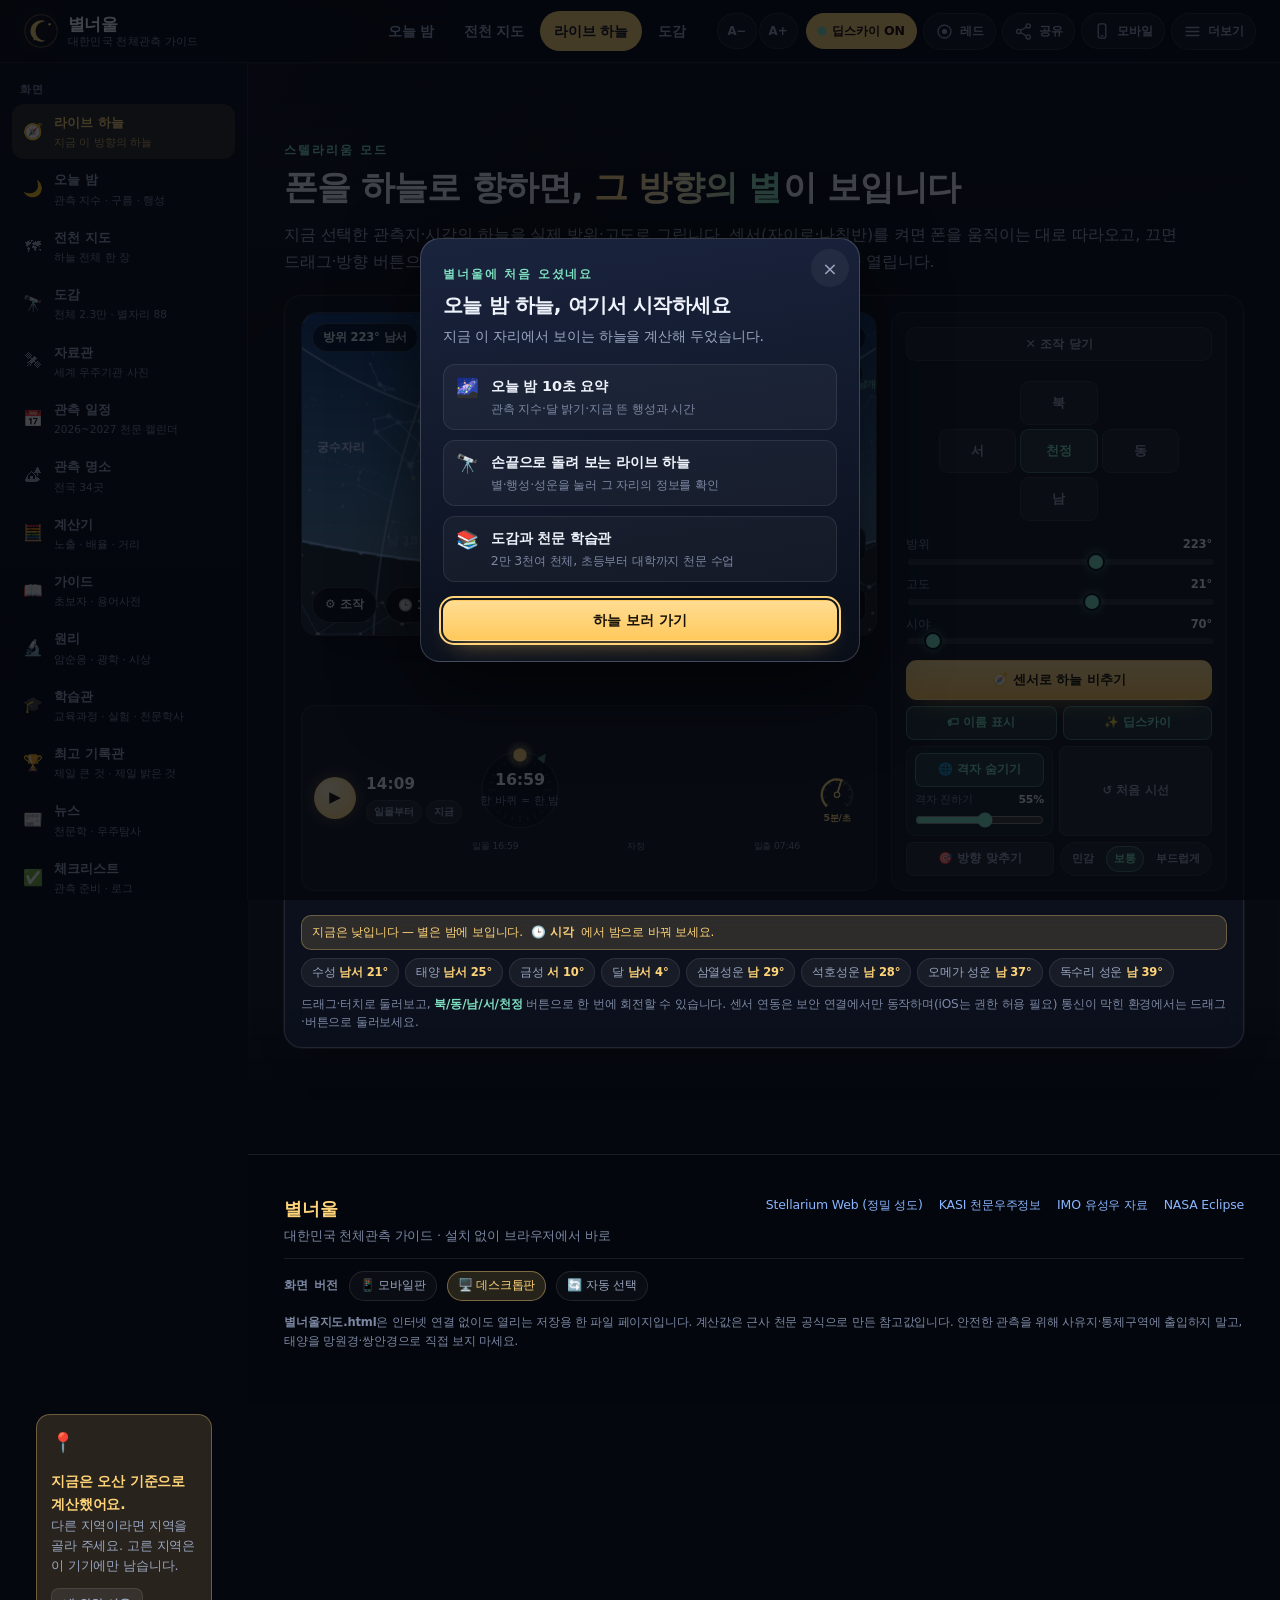
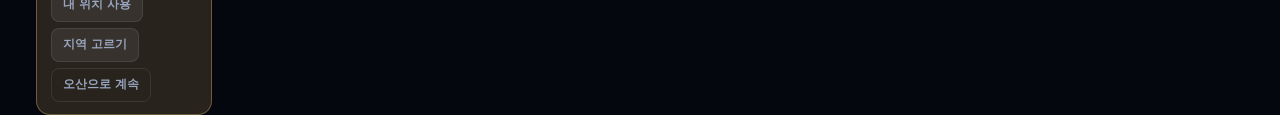
<file: desktop.html>
<!DOCTYPE html>
<html lang="ko" data-layout="desktop">
<head>
<meta charset="UTF-8">
<meta name="viewport" content="width=1280, viewport-fit=cover">
<meta name="theme-color" content="#070b14">
<meta name="ob-layout" content="desktop">
<meta name="description" content="데스크톱판 · 별너울 — 대한민국 천체관측 가이드. 오늘 밤 달·행성·별자리, 관측 가능 시간, 촬영 계산기, 전국 별보기 명소, 2026~2027 천문 캘린더까지 한곳에서.">

<meta property="og:type" content="website">
<meta property="og:site_name" content="별너울">
<meta property="og:locale" content="ko_KR">
<meta property="og:title" content="별너울 — 대한민국 천체관측 가이드">
<meta property="og:description" content="오늘 밤 달·행성·별자리와 관측 가능 시간, 촬영 계산기, 전국 별보기 명소, 천문 학습관과 우주 뉴스까지 한곳에서. 설치 없이 브라우저에서 바로 열립니다.">
<meta property="og:image" content="https://byeolneoul.vercel.app/assets/space/jwst-carina-cosmic-cliffs.jpg">
<meta property="og:image:alt" content="제임스 웹 우주망원경이 촬영한 용골자리 성운">
<meta property="og:url" content="https://byeolneoul.vercel.app/">
<meta name="twitter:card" content="summary_large_image">
<meta name="twitter:title" content="별너울 — 대한민국 천체관측 가이드">
<meta name="twitter:description" content="오늘 밤 하늘을 10초 만에. 달·행성·별자리, 관측 명소, 촬영 계산기, 천문 학습관.">
<meta name="twitter:image" content="https://byeolneoul.vercel.app/assets/space/jwst-carina-cosmic-cliffs.jpg">
<title>별너울 — 데스크톱판</title>
<style id="bwSplashStyle">
/* 별너울 도입화면 — 첫 페인트부터 보이도록 머리에 직접 넣습니다 */
#bwSplash{
  position:fixed; inset:0; z-index:4000; display:grid; place-items:center;
  background:radial-gradient(125% 95% at 50% -10%, #1a2545 0%, #0d1526 42%, #06080f 100%);
  color:#eef2fb; overflow:hidden; opacity:1; visibility:visible;
  transition:opacity .58s ease, visibility .58s ease;
  font-family:"Pretendard", system-ui, -apple-system, "Apple SD Gothic Neo", "Malgun Gothic", sans-serif;
  -webkit-tap-highlight-color:transparent;
}
#bwSplash.is-out{ opacity:0; visibility:hidden; pointer-events:none; }
#bwSplash canvas{ position:absolute; inset:0; width:100%; height:100%; display:block; }
#bwSplash .bws-glow{
  position:absolute; left:50%; top:52%; width:min(78vw, 720px); height:min(78vw, 720px);
  transform:translate(-50%, -50%); pointer-events:none;
  background:radial-gradient(closest-side, rgba(138,182,255,.16), rgba(126,224,192,.07) 55%, rgba(6,8,15,0) 78%);
  filter:blur(6px);
}
#bwSplash .bws-inner{ position:relative; text-align:center; padding:0 26px; z-index:2; }
#bwSplash .bws-eyebrow{
  margin:0 0 14px; font-size:.72rem; letter-spacing:.34em; text-transform:uppercase;
  color:#8ab6ff; opacity:.9;
  animation:bwsFade 1.4s ease .15s both;
}
#bwSplash .bws-logo{
  margin:0; font-size:clamp(2.9rem, 11vw, 5.4rem); font-weight:800; letter-spacing:.02em; line-height:1.08;
  background:linear-gradient(178deg, #ffffff 6%, #ffe6b0 52%, #ffd479 100%);
  -webkit-background-clip:text; background-clip:text; color:transparent;
  filter:drop-shadow(0 6px 26px rgba(255,190,110,.26));
  animation:bwsRise 1.15s cubic-bezier(.2,.7,.3,1) .1s both;
}
#bwSplash .bws-sub{
  margin:16px 0 0; font-size:clamp(.92rem, 3.5vw, 1.16rem); color:#cfd9ee; letter-spacing:.01em;
  animation:bwsFade 1.5s ease .55s both;
}
#bwSplash .bws-hint{
  position:absolute; left:0; right:0; bottom:clamp(28px, 7vh, 58px); z-index:2; margin:0;
  text-align:center; font-size:.76rem; color:#7c88a3; letter-spacing:.04em;
  animation:bwsFade 1.6s ease 1.1s both;
}
@keyframes bwsRise{ from{ opacity:0; transform:translateY(16px) scale(.985); } to{ opacity:1; transform:none; } }
@keyframes bwsFade{ from{ opacity:0; } to{ opacity:1; } }
@media (prefers-reduced-motion: reduce){
  #bwSplash{ transition:opacity .2s linear, visibility .2s linear; }
  #bwSplash .bws-logo, #bwSplash .bws-eyebrow, #bwSplash .bws-sub, #bwSplash .bws-hint{ animation:none; }
}
</style>

<link rel="stylesheet" href="styles.css">
<link rel="stylesheet" href="layout-desktop.css">
<!-- 홈 화면 설치(PWA) -->
<link rel="manifest" href="manifest.webmanifest">
<link rel="apple-touch-icon" sizes="180x180" href="assets/icons/apple-touch-icon.png">
<meta name="apple-mobile-web-app-capable" content="yes">
<meta name="mobile-web-app-capable" content="yes">
<meta name="apple-mobile-web-app-status-bar-style" content="black-translucent">
<meta name="apple-mobile-web-app-title" content="별너울">
<meta name="application-name" content="별너울">
<link rel="icon" href="data:image/svg+xml,%3Csvg xmlns='http://www.w3.org/2000/svg' viewBox='0 0 64 64'%3E%3Ccircle cx='32' cy='32' r='30' fill='%23070b18'/%3E%3Cpath d='M40 14a20 20 0 1 0 0 36 16 16 0 0 1 0-36z' fill='%23ffd479'/%3E%3Ccircle cx='46' cy='20' r='2' fill='%23fff'/%3E%3Ccircle cx='18' cy='44' r='1.5' fill='%23fff'/%3E%3C/svg%3E">
</head>
<body>

<!-- 도입화면 — 첫 페인트부터 이 자리에서 바로 보입니다 -->
<div id="bwSplash" role="dialog" aria-label="별너울 도입 화면">
  <canvas id="bwSplashCanvas" aria-hidden="true"></canvas>
  <div class="bws-glow" aria-hidden="true"></div>
  <div class="bws-inner">
    <p class="bws-eyebrow">대한민국 천체관측 가이드</p>
    <h1 class="bws-logo">별너울</h1>
    <p class="bws-sub">오늘 밤, 내 머리 위 하늘을 읽다</p>
  </div>
  <p class="bws-hint">화면을 누르면 바로 시작합니다</p>
</div>
<script src="splash.js"></script>

<noscript>
  <div class="noscript-warn" role="alert"><b>JavaScript가 꺼져 있습니다.</b> 별너울은 달 위상·행성 위치·박명 시각을 이 브라우저에서 직접 계산합니다. 브라우저 설정에서 JavaScript를 켜면 모든 기능이 동작합니다.</div>
</noscript>

<a class="skip-link" href="#today">본문으로 건너뛰기</a>

<!-- ===================== 공통 헤더 ===================== -->
<header class="site-header" id="siteHeader">
  <div class="header-inner">
    <a class="brand" href="#today" aria-label="별너울 홈">
      <span class="brand-mark" aria-hidden="true">
        <svg viewBox="0 0 40 40" width="34" height="34">
          <circle cx="20" cy="20" r="19" fill="none" stroke="currentColor" stroke-width="1.2" opacity=".35"/>
          <path d="M25 8.5a12.5 12.5 0 1 0 0 23 10 10 0 0 1 0-23z" fill="currentColor"/>
          <circle cx="30" cy="12" r="1.4" fill="currentColor"/>
          <circle cx="12" cy="30" r="1" fill="currentColor"/>
        </svg>
      </span>
      <span class="brand-text">
        <strong>별너울</strong>
        <small>대한민국 천체관측 가이드</small>
      </span>
    </a>

    <nav class="main-nav" id="mainNav" aria-label="주요 메뉴">
      <a href="#today" class="nav-link is-active" data-nav="today">오늘 밤</a>
      <a href="#skymap" class="nav-link" data-nav="skymap">전천 지도</a>
      <a href="#live" class="nav-link" data-nav="live">라이브 하늘</a>
      <a href="#catalog" class="nav-link" data-nav="catalog">도감</a>
    </nav>

    <div class="header-tools">
      <div class="font-ctrl" role="group" aria-label="글자 크기">
        <button class="icon-btn icon-btn-sm" id="fsDown" aria-label="글자 작게" title="글자 작게">A−</button>
        <button class="icon-btn icon-btn-sm" id="fsUp" aria-label="글자 크게" title="글자 크게">A+</button>
      </div>
      <button class="icon-btn deep-toggle" id="deepExtBtn" aria-pressed="true" title="딥스카이 확장 — 확대할 때 어두운 별 11만 6천여 개와 Gaia DR3 실시간 조회를 켜고 끕니다 (데이터·배터리 절약)">
        <span class="dt-dot" aria-hidden="true"></span>
        <span class="tool-label">딥스카이 <b class="dt-state" id="deepExtState">ON</b></span>
      </button>
      <button class="icon-btn" id="btnRed" aria-pressed="false" title="야간 관측용 레드라이트 모드 (암순응 보호)">
        <svg viewBox="0 0 24 24" width="19" height="19" aria-hidden="true"><circle cx="12" cy="12" r="8.2" fill="none" stroke="currentColor" stroke-width="1.6"/><circle cx="12" cy="12" r="3.2" fill="currentColor"/></svg>
        <span class="tool-label">레드</span>
      </button>
      <button class="icon-btn" id="btnShareTop" title="오늘 밤 별보기 플랜을 복사">
        <svg viewBox="0 0 24 24" width="19" height="19" aria-hidden="true"><circle cx="18" cy="5" r="2.6" fill="none" stroke="currentColor" stroke-width="1.6"/><circle cx="6" cy="12" r="2.6" fill="none" stroke="currentColor" stroke-width="1.6"/><circle cx="18" cy="19" r="2.6" fill="none" stroke="currentColor" stroke-width="1.6"/><path d="M8.4 10.8 15.6 6.4M8.4 13.2l7.2 4.4" stroke="currentColor" stroke-width="1.6"/></svg>
        <span class="tool-label">공유</span>
      </button>
      <div class="more-wrap">
        <button class="icon-btn more-btn" id="btnMore" aria-expanded="false" aria-controls="moreMenu" aria-haspopup="true" title="전체 목차 열기">
          <svg viewBox="0 0 24 24" width="19" height="19" aria-hidden="true"><path d="M4 7h16M4 12h16M4 17h16" stroke="currentColor" stroke-width="1.8" stroke-linecap="round"/></svg>
          <span class="tool-label">더보기</span>
        </button>
        <div class="more-menu" id="moreMenu" role="menu" aria-label="전체 목차" hidden>
          <div class="more-core" role="group" aria-label="주요 메뉴">
            <a href="#today" role="menuitem">오늘 밤</a>
            <a href="#skymap" role="menuitem">전천 지도</a>
            <a href="#live" role="menuitem">라이브 하늘</a>
            <a href="#catalog" role="menuitem">도감</a>
          </div>
          <div class="more-group more-pwa" role="group" aria-label="앱 설치">
            <p class="more-title"><span aria-hidden="true">📲</span> 앱</p>
            <button type="button" class="more-item" id="btnInstall" role="menuitem">
              <span class="mi-ico" aria-hidden="true">📲</span>
              <span class="mi-txt"><b id="pwaInstallLabel">앱으로 설치</b><small id="pwaInstallNote">홈 화면에 추가 · 주소창 없이</small></span>
              <span class="pwa-badge" id="pwaInstallBadge" hidden>실행 중</span>
            </button>
          </div>
          <div class="more-group" role="group" aria-label="관측 계획과 현장">
            <p class="more-title"><span aria-hidden="true">🗓️</span> 관측 계획 · 현장</p>
            <a href="#calendar" class="more-item" role="menuitem">
              <span class="mi-ico" aria-hidden="true">📅</span>
              <span class="mi-txt"><b>관측 일정</b><small>2026~2027 천문 캘린더</small></span>
            </a>
            <a href="#sites" class="more-item" role="menuitem">
              <span class="mi-ico" aria-hidden="true">🏕️</span>
              <span class="mi-txt"><b>전국 관측 명소</b><small>광공해 등급 · 권역별 추천</small></span>
            </a>
          </div>
          <div class="more-group" role="group" aria-label="도구와 자료">
            <p class="more-title"><span aria-hidden="true">🧰</span> 도구 · 자료</p>
            <a href="#lab" class="more-item" role="menuitem">
              <span class="mi-ico" aria-hidden="true">🧮</span>
              <span class="mi-txt"><b>촬영·광학 계산기</b><small>노출 · 화각 · 배율 · 한계등급</small></span>
            </a>
            <a href="#spacearchive" class="more-item" role="menuitem">
              <span class="mi-ico" aria-hidden="true">🛰️</span>
              <span class="mi-txt"><b>🛰️ 자료관</b><small>세계 우주기관의 실제 사진</small></span>
            </a>
          </div>
          <div class="more-group" role="group" aria-label="학습관과 소식">
            <p class="more-title"><span aria-hidden="true">🎓</span> 배움 · 소식</p>
            <a href="#records" class="more-item" role="menuitem">
              <span class="mi-ico" aria-hidden="true">🏆</span>
              <span class="mi-txt"><b>🏆 우주 최고 기록관</b><small>제일 큰 것 · 제일 밝은 것 15가지</small></span>
            </a>
            <a href="#learn" class="more-item" role="menuitem">
              <span class="mi-ico" aria-hidden="true">🎓</span>
              <span class="mi-txt"><b>천문 학습관</b><small>교육과정 실험실 · 천문학사</small></span>
            </a>
            <a href="#news" class="more-item" role="menuitem">
              <span class="mi-ico" aria-hidden="true">📰</span>
              <span class="mi-txt"><b>우주·천문 뉴스</b><small>최신 관측 · 로켓 발사 소식</small></span>
            </a>
          </div>
          <div class="more-group" role="group" aria-label="입문과 학습">
            <p class="more-title"><span aria-hidden="true">📖</span> 입문 · 학습</p>
            <a href="#guide" class="more-item" role="menuitem">
              <span class="mi-ico" aria-hidden="true">📖</span>
              <span class="mi-txt"><b>초보자 가이드 &amp; 용어사전</b><small>첫 관측 7단계 + 용어 89개</small></span>
            </a>
            <a href="#glossary" class="more-item" role="menuitem">
              <span class="mi-ico" aria-hidden="true">🔤</span>
              <span class="mi-txt"><b>용어사전 바로 보기</b><small>적위 · Bortle · 시상 등</small></span>
            </a>
            <a href="#science" class="more-item" role="menuitem">
              <span class="mi-ico" aria-hidden="true">🔬</span>
              <span class="mi-txt"><b>원리 깊이 보기</b><small>암순응 · 노출 · 구경 · 시상</small></span>
            </a>
          </div>
          <div class="more-group" role="group" aria-label="빠른 실행">
            <p class="more-title"><span aria-hidden="true">⚡</span> 빠른 실행</p>
            <button type="button" class="more-item" data-open="cookie" role="menuitem">
              <span class="mi-ico" aria-hidden="true">🍪</span>
              <span class="mi-txt"><b>오늘의 우주 쿠키</b><small>NASA · SpaceX 오늘의 소식</small></span>
            </button>
            <button type="button" class="more-item" data-open="ai" role="menuitem">
              <span class="mi-ico" aria-hidden="true">🤖</span>
              <span class="mi-txt"><b>AI 천문 도우미</b><small>이 사이트의 하늘 정보로 답합니다</small></span>
            </button>
          </div>
          <div class="more-group" role="group" aria-label="딥스카이 확장">
            <p class="more-title"><span aria-hidden="true">🌌</span> 딥스카이</p>
            <button type="button" class="more-item" id="deepMenuBtn" role="menuitem" aria-pressed="true">
              <span class="mi-ico" aria-hidden="true">🌌</span>
              <span class="mi-txt"><b>딥스카이 확장 <em id="deepMenuState">ON</em></b><small id="deepMenuNote">확장 성도 11.6만 + Gaia 실시간</small></span>
            </button>
          </div>
          <div class="more-group" role="group" aria-label="의견 보내기">
            <p class="more-title"><span aria-hidden="true">💬</span> 의견</p>
            <button type="button" class="more-item" data-open="feedback" role="menuitem">
              <span class="mi-ico" aria-hidden="true">💬</span>
              <span class="mi-txt"><b>사용자 피드백</b><small>버그 제보 · 기능 제안 · 칭찬</small></span>
            </button>
          </div>
          <div class="more-group" role="group" aria-label="공유">
            <p class="more-title"><span aria-hidden="true">🔗</span> 공유</p>
            <button type="button" class="more-item" data-open="share" role="menuitem">
              <span class="mi-ico" aria-hidden="true">🔗</span>
              <span class="mi-txt"><b>별너울 공유하기</b><small>링크 보내기 · 친구에게 추천</small></span>
            </button>
          </div>
          <p class="more-ver" id="appVer" data-app-version title="지금 보고 있는 수정판">별너울 v3.1</p>
        </div>
      </div>
    </div>
  </div>
</header>

<div class="wrap first-visit-wrap">
  <div class="first-visit" id="firstVisit" hidden>
    <span class="fv-ico" aria-hidden="true">📍</span>
    <div class="fv-txt"><b>지금은 오산 기준으로 계산했어요.</b><span>다른 지역이라면 지역을 골라 주세요. 고른 지역은 이 기기에만 남습니다.</span></div>
    <div class="fv-actions">
      <button type="button" class="mini-btn" data-fv="geo">내 위치 사용</button>
      <button type="button" class="mini-btn" data-fv="pick">지역 고르기</button>
      <button type="button" class="mini-btn fv-ghost" data-fv="keep">오산으로 계속</button>
    </div>
  </div>
</div>

<main>

<!-- ===================== 1. 오늘 밤 ===================== -->
<section class="section section-hero" id="today" data-view="today">
  <div class="hero-sky" aria-hidden="true">
    <div class="hero-glow"></div>
    <canvas class="hero-stars" id="heroStars" width="1200" height="620"></canvas>
  </div>

  <div class="wrap">
    <div class="hero-head">
      <p class="eyebrow">오늘 밤, 어디서 무엇을 볼까</p>
      <h1>대한민국 어디서든,<br><span class="grad">오늘 밤 하늘</span>을 10초 만에.</h1>
      <p class="hero-sub">지역과 날짜를 고르면 달 위상·어두운 시간·지금 떠 있는 천체·촬영 설정까지 한 번에 계산합니다.</p>
      <p class="boot-note" id="bootNote" role="status" aria-live="polite"><span class="bn-dot" aria-hidden="true"></span>오늘 밤 하늘을 계산하고 있어요…</p>

      <div class="quick-actions" id="quickActions" role="group" aria-label="빠른 날짜 선택">
        <button class="qa-btn is-active" data-preset="tonight" type="button"><span aria-hidden="true">🌙</span>오늘 밤</button>
        <button class="qa-btn" data-preset="weekend" type="button"><span aria-hidden="true">📅</span>이번 주말</button>
        <button class="qa-btn" data-preset="dark" type="button"><span aria-hidden="true">🌟</span>별 보기 좋은 날</button>
        <button class="qa-btn" data-preset="gem" type="button"><span aria-hidden="true">✨</span>12/14 쌍둥이자리</button>
        <button class="qa-btn" data-preset="qua" type="button"><span aria-hidden="true">☄️</span>1/4 사분의자리</button>
      </div>

      <!-- 이번 주말 — 금·토·일 밤 중 더 좋은 밤으로 바로 전환 (「이번 주말」 프리셋일 때만 보입니다) -->
      <div class="weekend-switch" id="weekendSwitch" hidden>
        <div class="ws-chips" id="weekendChips" role="group" aria-label="이번 주말 밤 전환"></div>
        <p class="ws-why" id="weekendWhy" aria-live="polite"></p>
      </div>
    </div>

    <!-- 관측지·날짜 선택 -->
    <div class="control-panel" id="controlPanel">
      <div class="control-row control-row-region">
        <label class="field field-prov">
          <span class="field-label">시·도</span>
          <select id="provinceSelect" aria-label="시·도 선택"></select>
        </label>
        <label class="field field-dist">
          <span class="field-label">시·군·구</span>
          <select id="districtSelect" aria-label="시·군·구 선택"></select>
        </label>
        <button class="btn btn-ghost" id="btnGeo" title="브라우저 위치 권한을 허용하면 현재 위치로 계산합니다">
          <svg viewBox="0 0 24 24" width="16" height="16" aria-hidden="true"><path d="M12 2v3M12 19v3M2 12h3M19 12h3" stroke="currentColor" stroke-width="1.8" stroke-linecap="round"/><circle cx="12" cy="12" r="5.5" fill="none" stroke="currentColor" stroke-width="1.8"/><circle cx="12" cy="12" r="1.8" fill="currentColor"/></svg>
          내 위치
        </button>
        <label class="field field-date">
          <span class="field-label">날짜</span>
          <input type="date" id="dateInput" aria-label="관측 날짜">
        </label>
        <label class="field field-time">
          <span class="field-label">시각</span>
          <input type="time" id="timeInput" aria-label="관측 시각 (지금은 현재 시각으로 자동 갱신)">
          <button class="mini-btn" id="btnNow" type="button" title="현재 시각으로">지금</button>
        </label>
      </div>
      <div class="control-row control-row-sub">
        <button class="link-btn" id="btnCustom" aria-expanded="false">위경도 직접 입력</button>
        <span class="coord-note" id="coordNote">37.1969°N · 127.0343°E · Bortle 7</span>
        <span class="region-hint" id="regionHint">시·도 → 시·군·구 순서로 좁혀집니다 · 2026.7 행정구역 기준</span>
        <div class="custom-coords" id="customCoords" hidden>
          <label class="field field-sm"><span class="field-label">위도</span><input type="number" id="latInput" step="0.0001" min="-90" max="90" inputmode="decimal"></label>
          <label class="field field-sm"><span class="field-label">경도</span><input type="number" id="lonInput" step="0.0001" min="-180" max="180" inputmode="decimal"></label>
          <button class="btn btn-sm" id="btnApplyCoords">적용</button>
        </div>
      </div>
    </div>

    <!-- 지금이 낮일 때의 안내 (밤 기준으로 한 번에 바꾸기) -->
    <div class="day-note" id="dayNote" role="status" hidden>
      <span id="dayNoteText">☀️ 지금은 낮입니다 — 아래 고도·추천은 지금 하늘 기준이에요. 밤에 볼 대상을 보려면 시각을 바꿔 주세요.</span>
      <button class="mini-btn" id="btnNight22" type="button">🌙 오늘 밤 22:00로 보기</button>
    </div>

    <!-- 10초 요약 히어로 카드 -->
    <div class="summary-card" id="heroSummary" aria-live="polite">
      <div class="summary-main">
        <div class="summary-head">
          <span class="summary-date" id="summaryDate">—</span>
          <span class="summary-place" id="summaryPlace">—</span>
        </div>
        <div class="summary-grid">
          <div class="sum-moon">
            <div class="moon-svg-wrap" id="heroMoonSvg"></div>
            <div class="sum-moon-meta">
              <strong id="heroMoonName">—</strong>
              <span id="heroMoonPct">—</span>
            </div>
          </div>
          <div class="sum-window">
            <div class="sum-label">완전히 어두운 시간</div>
            <strong class="sum-big" id="heroDarkWindow">—</strong>
            <span class="sum-small" id="heroDarkHours">—</span>
          </div>
          <div class="sum-score">
            <div class="score-ring" id="heroScoreRing">
              <svg viewBox="0 0 100 100" width="88" height="88" aria-hidden="true">
                <circle cx="50" cy="50" r="42" fill="none" stroke="rgba(255,255,255,.09)" stroke-width="8"/>
                <circle id="scoreArc" cx="50" cy="50" r="42" fill="none" stroke="url(#scoreGrad)" stroke-width="8"
                        stroke-linecap="round" stroke-dasharray="264" stroke-dashoffset="264" transform="rotate(-90 50 50)"/>
                <defs><linearGradient id="scoreGrad" x1="0" y1="0" x2="1" y2="1">
                  <stop offset="0%" stop-color="#7ee0c0"/><stop offset="100%" stop-color="#ffd479"/>
                </linearGradient></defs>
              </svg>
              <span id="heroScoreNum">—</span>
            </div>
            <div class="sum-label term" data-tip="달 밝기·관측지 광공해·어두운 시간·시간별 구름양·강수를 종합한 '깊은하늘 관측' 지수입니다. 구름이 많을수록 점수가 크게 떨어집니다. 달과 행성은 이 점수와 별개로 언제든 볼 수 있습니다.">오늘 밤 관측 지수</div>
            <div class="score-basis" id="heroScoreBasis" aria-live="polite">—</div>
          </div>
        </div>
        <div class="sum-top3" id="heroTop3"></div>
      </div>
      <div class="summary-side">
        <div class="sum-side-row"><span>일몰</span><strong id="heroSunset">—</strong></div>
        <div class="sum-side-row"><span>천문박명 끝</span><strong id="heroDusk">—</strong></div>
        <div class="sum-side-row"><span>새벽 박명 시작</span><strong id="heroDawn">—</strong></div>
        <div class="sum-side-row"><span>달 출/몰</span><strong id="heroMoonRS">—</strong></div>
        <div class="sum-side-row"><span class="term" data-tip="관측지 좌표 기준 시간별 구름양·강수확률(Open-Meteo)의 오늘 밤 평균입니다. 18시부터 다음날 06시까지를 봅니다.">구름(밤 평균)</span><strong id="heroCloud">—</strong></div>
        <div class="sum-side-row"><span class="term" data-tip="내 위치 기준 하늘의 '현재 시각'. 적경 0h가 남중하는 때를 0시로 셉니다. 별이 지금 어디 있는지 계산하는 기준입니다.">지방항성시</span><strong id="heroLst">—</strong></div>
        <button class="btn btn-primary btn-block" id="btnSharePlan">
          <svg viewBox="0 0 24 24" width="17" height="17" aria-hidden="true"><path d="M9 12.5l6-3.5M9 12.5l6 3.5" stroke="currentColor" stroke-width="1.7" stroke-linecap="round"/><circle cx="6" cy="12" r="2.4" fill="none" stroke="currentColor" stroke-width="1.7"/><circle cx="18" cy="7" r="2.4" fill="none" stroke="currentColor" stroke-width="1.7"/><circle cx="18" cy="18" r="2.4" fill="none" stroke="currentColor" stroke-width="1.7"/></svg>
          오늘 밤 플랜 복사
        </button>
        <p class="side-hint">카카오톡·문자에 그대로 붙여넣으세요. 위치 권한이 막혀 있으면 위경도를 직접 입력하세요.</p>
        <button class="mini-btn" id="btnPrintPlan">플랜 인쇄 · PDF</button>
      </div>
    </div>

    <!-- 밤 타임라인 -->
    <div class="panel timeline-panel">
      <div class="panel-head">
        <h2>오늘 밤 어두운 시간</h2>
        <span class="panel-note" id="timelineNote">—</span>
      </div>
      <div class="night-bar" id="nightBar"></div>
      <div class="night-legend">
        <span><i class="dot dot-day"></i>낮</span>
        <span><i class="dot dot-civil"></i>시민박명</span>
        <span><i class="dot dot-naut"></i>항해박명</span>
        <span><i class="dot dot-astro"></i>천문박명</span>
        <span><i class="dot dot-dark"></i>완전한 어둠</span>
        <span><i class="dot dot-moon"></i>달 떠 있는 시간</span>
      </div>
    </div>

    <!-- 시간별 구름양 -->
    <div class="panel cloud-panel" id="cloudPanel">
      <div class="panel-head">
        <h2>시간별 구름양·강수 <span class="cloud-pill" id="cloudPill">—</span></h2>
        <span class="panel-note" id="cloudNote">Open-Meteo 시간별 구름양·강수 예보 · 오늘 18시 → 내일 06시</span>
      </div>
      <div class="cloud-chart" id="cloudChart" aria-live="polite"></div>
      <div class="cloud-legend" id="cloudLegend">
        <span><i class="cc-dot cc-clear"></i>맑음 0–25%</span>
        <span><i class="cc-dot cc-some"></i>조금 25–50%</span>
        <span><i class="cc-dot cc-many"></i>구름 많음 50–85%</span>
        <span><i class="cc-dot cc-over"></i>흐림 85% 이상</span>
        <span><i class="cc-dot cc-rain-dot"></i>💧 비·눈 (파란 막대 = 강수량)</span>
      </div>
      <p class="panel-foot" id="cloudFoot">기상 예보를 불러오는 중입니다…</p>
    </div>

    <div class="moon-row">
      <!-- 달 · 태양 상세 -->
      <div class="panel">
        <div class="panel-head"><h2>달과 태양</h2></div>
        <div class="moon-detail">
          <div class="moon-svg-wrap moon-large" id="moonDetailSvg"></div>
          <div class="moon-facts" id="moonFacts"></div>
        </div>
        <div class="moon-strip" id="moonStrip" aria-label="앞으로 14일 달 위상"></div>
        <div class="sun-facts" id="sunFacts"></div>
      </div>
    </div>

    <!-- 행성 -->
    <div class="panel" data-dash="planet">
      <div class="panel-head">
        <h2>오늘 밤 행성</h2>
        <span class="panel-note"><span class="term" data-tip="지구에서 본 밝기. 숫자가 작을수록 밝고, 1등급 차이는 약 2.5배 차이입니다.">겉보기 등급</span>·<span class="term" data-tip="지구에서 본 행성 원반의 각도 크기(″=각초). 클수록 망원경으로 크게 보입니다.">시지름</span>은 근사 계산값입니다</span>
      </div>
      <div class="table-scroll">
        <table class="data-table" id="planetTable">
          <thead><tr>
            <th>행성</th><th>등급</th><th>고도</th><th>방위</th><th>시지름</th><th>출</th><th>남중</th><th>몰</th><th>관측</th><th>조준</th>
          </tr></thead>
          <tbody></tbody>
        </table>
      </div>
    </div>

    <!-- 시간대별 계획 -->
    <div class="panel" data-dash="hourly">
      <div class="panel-head">
        <h2>시간대별로 무엇을 볼까</h2>
        <span class="panel-note">일몰부터 새벽까지, 그 시각 가장 잘 보이는 대상</span>
      </div>
      <div class="hourly-plan" id="hourlyPlan"></div>
      <p class="panel-foot">각 시간은 정시 기준이며, 고도 20° 이상이고 달빛 영향을 덜 받는 대상을 우선 골랐습니다.</p>
    </div>

    <!-- 앞으로 30일 별 보기 좋은 날 -->
    <div class="panel" data-dash="best">
      <div class="panel-head">
        <h2>앞으로 30일, 별 보기 좋은 날</h2>
        <span class="panel-note">오늘부터 30일 · 같은 관측지 기준 · 달 밝기·어두운 시간·(예보 구간 구름·강수)으로 계산</span>
      </div>
      <div class="best-nights" id="bestNights"></div>
    </div>

    <!-- 장비별 추천 -->
    <div class="panel" data-dash="targets">
      <div class="panel-head">
        <h2>오늘 밤 추천 천체</h2>
        <span class="panel-note">장비 단계를 고르면 그에 맞는 대상만 보여드립니다</span>
      </div>
      <div class="tier-tabs" id="tierTabs" role="tablist"></div>
      <div class="target-list" id="tonightTargets"></div>
    </div>
  </div>
</section>

<!-- ===================== 1-B. 라이브 하늘 뷰 (스텔라리움 모드) ===================== -->
<section class="section section-alt" id="live" data-view="live">
  <div class="wrap">
    <div class="section-head">
      <p class="eyebrow">스텔라리움 모드</p>
      <h2>폰을 하늘로 향하면, <span class="grad">그 방향의 별</span>이 보입니다</h2>
      <p class="section-sub">지금 선택한 관측지·시각의 하늘을 실제 방위·고도로 그립니다. 센서(자이로·나침반)를 켜면 폰을 움직이는 대로 따라오고, 끄면 드래그·방향 버튼으로 360° 둘러볼 수 있습니다. 별·행성·달을 누르면 정보 카드가 열립니다.</p>
    </div>

    <div class="panel live-panel">
      <div class="live-stage" id="liveStage">
        <canvas id="liveCanvas" role="img" aria-label="현재 방향의 하늘 (방위·고도 투영)"></canvas>
        <!-- 조준 유도 링 — 목표가 시야 안에 들어오면 그 자리에 조준 링을 그립니다 -->
        <canvas class="live-guide-canvas" id="liveGuideCanvas" aria-hidden="true"></canvas>
        <div class="live-hud" aria-hidden="true"><span class="live-cross-h"></span><span class="live-cross-v"></span></div>
        <div class="live-hud-top">
          <span class="live-chip" id="liveAzChip">방위 —</span>
          <span class="live-chip" id="liveAltChip">고도 —</span>
          <span class="live-chip live-chip-sensor" id="liveSensorChip">센서 꺼짐</span>
        </div>
        <!-- 🌌 딥스카이 확장 ON/OFF — 라이브 뷰·전천 지도·확장 도감에 함께 적용됩니다 -->
        <button class="live-deep-chip" id="liveDeepChip" type="button" aria-pressed="true" title="딥스카이 확장을 켜고 끕니다 (끄면 확장 타일·Gaia를 불러오지 않습니다)"><span class="dt-dot" aria-hidden="true"></span>확장 <b id="liveDeepState">ON</b></button>
        <!-- 🎯 조준 유도 — 보낸 목표를 ✕ 로 끌 때까지 따라갑니다 -->
        <div class="live-guide" id="liveGuide" hidden>
          <div class="lguide-bar" id="liveGuideBar">
            <span class="lguide-bar-ico" aria-hidden="true">🎯</span>
            <span class="lguide-bar-name" id="liveGuideName">목표</span>
            <span class="lguide-bar-state" id="liveGuideState">—</span>
            <button class="lguide-x" id="liveGuideX" type="button" aria-label="조준 유도 끄기" title="조준 유도 끄기">✕</button>
          </div>
          <div class="lguide-beacon" id="liveGuideBeacon" aria-hidden="true">
            <span class="lguide-halo"></span>
            <span class="lguide-arrow" id="liveGuideArrow">
              <svg viewBox="0 0 24 24" width="18" height="18" focusable="false" aria-hidden="true"><path d="M12 2.8 19.6 19.4 12 15.3 4.4 19.4z" fill="currentColor"/></svg>
            </span>
          </div>
          <div class="lguide-pill" id="liveGuidePill" aria-hidden="true">
            <b class="lguide-pill-name" id="liveGuideBeaconName">목표</b>
            <span class="lguide-pill-angle" id="liveGuideBeaconAngle">—</span>
            <span class="lguide-pill-below" id="liveGuideBelow" hidden>지평선 아래</span>
          </div>
        </div>
        <div class="live-center-card" id="liveCenterCard">시야 중앙 —</div>
        <div class="live-zoom">
          <button class="live-zbtn" id="liveZoomIn" type="button" aria-label="확대">＋</button>
          <span class="live-fov-val" id="liveFovVal">65°</span>
          <button class="live-zbtn" id="liveZoomOut" type="button" aria-label="축소">－</button>
        </div>
        <div class="live-quick" id="liveQuick">
          <button class="lq-btn" id="liveToolsBtn" type="button" aria-expanded="false" aria-controls="liveControls">⚙ 조작</button>
          <button class="lq-btn lq-time" id="liveTimeBtn" type="button" aria-expanded="false" aria-controls="liveTimeCard" title="하늘 시각 바꾸기">🕒 —</button>
          <button class="lq-btn" id="liveCalBtnQ" type="button" aria-label="지금 보는 방향으로 나침반 맞추기">🎯 <span class="lq-wide">방향 맞추기</span><span class="lq-narrow">조준</span></button>
          <!-- 실시간 트래킹 바로 켜기/끄기 — ⚙ 조작 안의 센서 버튼과 같은 상태를 씁니다 -->
          <button class="lq-btn lq-track" id="liveTrackBtnQ" type="button" aria-pressed="false" aria-label="실시간 트래킹 켜기" title="실시간 트래킹(센서)을 켜고 끕니다">🧭 추적</button>
        </div>
        <div class="live-time-card" id="liveTimeCard" hidden>
          <div class="ltc-head">
            <b>🕒 하늘 시각</b>
            <span class="ltc-now" id="ltcNow">—</span>
            <button class="ltc-x" id="ltcClose" type="button" aria-label="시간 조정 닫기">✕</button>
          </div>
          <div class="ltc-presets" id="ltcPresets" role="group" aria-label="빠른 시각">
            <button class="ltc-chip" type="button" data-ltc="now">지금</button>
            <button class="ltc-chip" type="button" data-ltc="sunset">일몰</button>
            <button class="ltc-chip" type="button" data-ltc="20">20시</button>
            <button class="ltc-chip" type="button" data-ltc="22">22시</button>
            <button class="ltc-chip" type="button" data-ltc="0">자정</button>
            <button class="ltc-chip" type="button" data-ltc="2">새벽 2시</button>
          </div>
          <div class="ltc-dial" id="ltcDialWrap">
            <div id="ltcDial"></div>
          </div>
          <p class="ltc-dial-note">시계 방향으로 돌리면 날짜도 함께 넘어갑니다</p>
          <div class="ltc-row">
            <label class="ltc-date"><span>날짜</span><input type="date" id="ltcDate"></label>
            <label class="ltc-time"><span>시각</span><input type="time" id="ltcTime" step="300"></label>
          </div>
          <p class="ltc-note">0~11시는 그 밤의 다음 날 새벽으로 계산합니다. 다이얼을 한 바퀴 돌리면 자정을 지나 다음 날로 이어집니다.</p>
        </div>
      </div>

      <div class="tm-dock tm-dock-live" data-tm>
      <button class="tm-play" data-tm-play type="button" aria-pressed="false" aria-label="밤하늘 타임랩스 재생">▶</button>
      <div class="tm-readout">
        <b class="tm-clock" data-tm-clock>—</b>
        <div class="tm-quick">
          <button class="tm-chip" data-tm-sunset type="button">일몰부터</button>
          <button class="tm-chip" data-tm-now type="button">지금</button>
        </div>
      </div>
      <div class="tm-slide tm-slide-dial">
        <div class="tm-time-dial" data-tm-time></div>
        <div class="tm-scale"><span data-tm-start>일몰</span><span>자정</span><span data-tm-end>일출</span></div>
      </div>
      <div class="tm-dial" data-tm-dial role="slider" tabindex="0" aria-label="재생 속도" aria-valuemin="0.5" aria-valuemax="30" aria-valuenow="5" aria-valuetext="5분/초">
        <svg viewBox="0 0 54 42" aria-hidden="true" focusable="false">
          <circle class="tm-dial-bg" cx="27" cy="25" r="16"></circle>
        <circle class="tm-dial-arc" cx="27" cy="25" r="16"></circle>
          <g class="tm-dial-ticks" data-tm-ticks></g>
          <g class="tm-dial-needle" data-tm-needle><line x1="27" y1="25" x2="27" y2="9"></line></g>
          <circle class="tm-dial-hub" cx="27" cy="25" r="2.8"></circle>
        </svg>
        <span class="tm-dial-val" data-tm-speed>5분/초</span>
      </div>
    </div>

      <div class="live-controls" id="liveControls">
        <div class="live-pad" role="group" aria-label="방향 회전">
          <button class="pad-btn pad-n" data-az="0" data-alt="30" type="button">북</button>
          <button class="pad-btn pad-w" data-az="270" data-alt="30" type="button">서</button>
          <button class="pad-btn pad-c" data-az="0" data-alt="88" type="button" title="천정(머리 위)">천정</button>
          <button class="pad-btn pad-e" data-az="90" data-alt="30" type="button">동</button>
          <button class="pad-btn pad-s" data-az="180" data-alt="30" type="button">남</button>
        </div>

        <div class="live-sliders">
          <label class="live-field"><span>방위 <b id="liveAzVal">0°</b></span>
            <input type="range" id="liveAz" min="0" max="359" step="1" value="0"></label>
          <label class="live-field"><span>고도 <b id="liveAltVal">30°</b></span>
            <input type="range" id="liveAlt" min="-85" max="89" step="1" value="30"></label>
          <label class="live-field"><span>시야 <b id="liveFovVal2">65°</b></span>
            <input type="range" id="liveFov" min="0" max="1000" step="1" value="65" aria-label="시야 배율 (왼쪽 넓게 115°, 오른쪽 1′까지)"></label>
        </div>

        <div class="live-actions">
          <button class="btn btn-primary btn-sm" id="liveSensorBtn" type="button" aria-pressed="false">🧭 센서로 하늘 비추기</button>
          <button class="mini-btn" id="liveLabelsBtn" type="button" aria-pressed="true">🏷 이름 표시</button>
          <button class="mini-btn" id="liveDeepBtn" type="button" aria-pressed="true">✨ 딥스카이</button>
          <div class="live-grid-ctl" role="group" aria-label="격자 표시">
            <button class="mini-btn" id="liveGridBtn" type="button" aria-pressed="true" title="고도·방위 격자를 보이거나 숨깁니다">🌐 격자 숨기기</button>
            <label class="live-grid-range"><span>격자 진하기 <b id="liveGridVal">55%</b></span>
              <input type="range" id="liveGrid" min="0" max="100" step="5" value="55" aria-label="격자 진하기"></label>
          </div>
          <button class="mini-btn" id="liveResetBtn" type="button">↺ 처음 시선</button>
          <button class="mini-btn" id="liveCalBtn" type="button" title="지금 보는 방향을 기준으로 나침반 오차를 0으로 맞춥니다">🎯 방향 맞추기</button>
          <div class="live-sens" role="group" aria-label="센서 따라오는 정도">
            <button class="sens-btn" type="button" data-sens="0.6">민감</button>
            <button class="sens-btn is-on" type="button" data-sens="1">보통</button>
            <button class="sens-btn" type="button" data-sens="1.6">부드럽게</button>
          </div>
        </div>
      </div>

      <div class="live-foot">
        <div class="live-day-hint" id="liveDayHint" hidden>지금은 낮입니다 — 별은 밤에 보입니다. <b class="ldh-key">🕒 시각</b>에서 밤으로 바꿔 보세요.</div>
        <div class="live-inview" id="liveInView"></div>
        <p class="live-help" id="liveHelp">드래그·터치로 둘러보고, <b>북/동/남/서/천정</b> 버튼으로 한 번에 회전할 수 있습니다. 센서 연동은 보안 연결에서만 동작하며(iOS는 권한 허용 필요) 통신이 막힌 환경에서는 드래그·버튼으로 둘러보세요.</p>
      </div>
    </div>
  </div>
</section>


<!-- ===================== 1-C. 전천 지도 (개별 화면) ===================== -->
<section class="section section-alt" id="skymapView" data-view="skymap">
  <div class="wrap">
    <div class="section-head">
      <p class="eyebrow">전천 지도</p>
      <h2>지금 하늘을 <span class="grad">한 장에</span></h2>
      <p class="section-sub">머리 위 하늘 전체를 펼쳐 보여 줍니다. 지도에 그려진 <b>모든 별</b>(어두운 별까지)과 행성·달을 누르면 그 자리의 실시간 고도·방위·출몰을 보여 주고, 아래 도크로 밤새 하늘이 움직이는 모습을 재생할 수 있습니다.</p>
    </div>
    <div class="grid-1">
      <!-- 전천 지도 -->
      <div class="panel skymap-panel" id="skymap">
        <div class="panel-head">
          <h2>지금 하늘 (전천 지도)</h2>
          <span class="panel-note" id="skyMapNote">—</span>
        </div>
        <div class="skymap-wrap">
          <svg id="skyMap" viewBox="0 0 420 420" role="img" aria-label="현재 시각 전천 지도 — 별을 누르면 그 별의 정보가 열립니다"></svg>
          <button class="skymap-zoom-reset" id="skyMapReset" type="button" hidden aria-label="지도 확대를 원래대로 되돌립니다">1× · 원래대로</button>
        </div>
        <p class="skymap-hint">두 손가락으로 확대·축소 · 확대한 뒤에는 한 손가락으로 이동</p>
        <div class="tm-dock" data-tm>
          <button class="tm-play" data-tm-play type="button" aria-pressed="false" aria-label="밤하늘 타임랩스 재생">▶</button>
          <div class="tm-readout">
            <b class="tm-clock" data-tm-clock>—</b>
            <div class="tm-quick">
              <button class="tm-chip" data-tm-sunset type="button">일몰부터</button>
              <button class="tm-chip" data-tm-now type="button">지금</button>
            </div>
          </div>
          <div class="tm-slide tm-slide-dial">
            <div class="tm-time-dial" data-tm-time></div>
            <div class="tm-scale"><span data-tm-start>일몰</span><span>자정</span><span data-tm-end>일출</span></div>
          </div>
          <div class="tm-dial" data-tm-dial role="slider" tabindex="0" aria-label="재생 속도" aria-valuemin="0.5" aria-valuemax="30" aria-valuenow="5" aria-valuetext="5분/초">
            <svg viewBox="0 0 54 42" aria-hidden="true" focusable="false">
              <circle class="tm-dial-bg" cx="27" cy="25" r="16"></circle>
              <circle class="tm-dial-arc" cx="27" cy="25" r="16"></circle>
              <g class="tm-dial-ticks" data-tm-ticks></g>
              <g class="tm-dial-needle" data-tm-needle><line x1="27" y1="25" x2="27" y2="9"></line></g>
              <circle class="tm-dial-hub" cx="27" cy="25" r="2.8"></circle>
            </svg>
            <span class="tm-dial-val" data-tm-speed>5분/초</span>
          </div>
        </div>
        <p class="panel-foot">가운데가 머리 위(천정), 테두리가 지평선입니다. 동쪽이 왼쪽인 것은 하늘을 올려다보는 방향이기 때문입니다. <b>별·행성·달을 눌러 보세요</b> — 그 자리에서 실시간 고도·방위·출몰을 보여 줍니다.</p>
        <div class="sky-inspector" id="skyInspector"></div>
      </div>

    </div>
  </div>
</section>


<!-- ===================== 3. 천체 · 별자리 도감 (통합) ===================== -->
<section class="section" id="catalog" data-view="catalog">
  <div class="wrap">
    <div class="section-head">
      <p class="eyebrow">천체 · 별자리 도감</p>
      <h2>오늘 밤 볼 수 있는 것들, <span class="grad">전부</span> 여기 있습니다</h2>
      <p class="section-sub">대표 천체 50여 종과 하늘 전체 도감 2만 3천여 종, IAU 별자리 88종을 한 섹션으로 모았습니다. 위 탭으로 <b>천체</b>·<b>별자리</b>·<b>퀴즈</b>를 바꿔 보세요. 카드를 누르면 허블·제임스웹 사진과 실제 하늘 탐사 사진, 상세 정보, 조준 버튼이 함께 열립니다.</p>
    </div>

    <div class="cat-tabs" role="tablist" aria-label="도감 보기 전환">
      <button class="cat-tab is-active" type="button" id="tabObjects" role="tab" aria-selected="true" aria-controls="panelObjects" data-cat-tab="objects">🌌 천체 도감 <span class="cat-tab-num">2,571종</span></button>
      <button class="cat-tab" type="button" id="tabConst" role="tab" aria-selected="false" aria-controls="panelConstellations" data-cat-tab="const" tabindex="-1">✨ 별자리 88 <span class="cat-tab-num">IAU 전체</span></button>
      <button class="cat-tab" type="button" id="tabDeep" role="tab" aria-selected="false" aria-controls="panelDeep" data-cat-tab="deep" tabindex="-1">🌌 확장 성도 · Gaia <span class="cat-tab-num">11만 + 18억</span></button>
      <button class="cat-tab" type="button" id="tabQuiz" role="tab" aria-selected="false" aria-controls="panelQuiz" data-cat-tab="quiz" tabindex="-1">🎯 퀴즈 <span class="cat-tab-num">5~100문제</span></button>
    </div>

    <div class="cat-panel" id="panelObjects" role="tabpanel" aria-labelledby="tabObjects">
      <div class="filter-bar">
        <div class="search-box">
          <svg viewBox="0 0 24 24" width="18" height="18" aria-hidden="true"><circle cx="11" cy="11" r="6.5" fill="none" stroke="currentColor" stroke-width="1.8"/><path d="M16 16l4.5 4.5" stroke="currentColor" stroke-width="1.8" stroke-linecap="round"/></svg>
          <input type="search" id="searchInput" placeholder="천체 이름 검색 (예: 오리온, M42, 목성)" aria-label="천체 검색">
          <button class="clear-btn" id="searchClear" type="button" aria-label="검색어 지우기" hidden>×</button>
        </div>
        <div class="chip-row" id="typeFilters" data-group="type"></div>
        <div class="chip-row" id="equipFilters" data-group="equip"></div>
        <div class="chip-row" id="seasonFilters" data-group="season"></div>
        <div class="sort-row">
          <label class="field field-inline"><span class="field-label">정렬</span>
            <select id="sortSelect">
              <option value="mag">밝은 순</option>
              <option value="alt">지금 높은 순</option>
              <option value="diff">쉬운 순</option>
              <option value="name">이름 순</option>
            </select>
          </label>
          <label class="check-inline"><input type="checkbox" id="onlyVisible"> 오늘 밤 지평선 위에 뜨는 것만</label>
          <button class="mini-btn" id="filterReset" type="button">필터 초기화</button>
        </div>
      </div>
      <p class="result-count" id="catalogCount">—</p>
      <div class="catalog-grid" id="catalogGrid"></div>
      <!-- 검색어가 있을 때만 — 하늘 전체 도감(2,571종)에서 더 찾은 결과 -->
      <div class="catalog-wide-hits" id="wideHits" hidden></div>
    </div>

    <div class="cat-panel" id="panelConstellations" role="tabpanel" aria-labelledby="tabConst" hidden>
      <div class="con-block" id="constellations">
        <p class="cat-panel-lead">한국 하늘 33~38°N에서 뜨는 IAU 별자리 88개를 빠짐없이 담았습니다. 카드를 누르면 설명이 열리고, <b>🎯</b>를 누르면 라이브 하늘 뷰가 그 별자리로 돌아갑니다.</p>
        <div class="panel">
          <div class="con-tools">
            <input type="search" id="conSearch" class="con-search" placeholder="별자리 이름 · 영문 · 약자로 찾기" aria-label="별자리 검색">
            <div class="chip-row con-season" id="conSeason"></div>
            <span class="con-count" id="conCount">88개</span>
          </div>
          <div class="con-grid" id="conGrid"></div>
          <p class="panel-foot">연결선은 Stellarium 현대 IAU 별자리 그림, 좌표·등급은 J2000 카탈로그를 썼습니다. ‘가장 밝은 별’은 그 별자리에 속한 별 중 겉보기 등급이 가장 낮은 별입니다.</p>
        </div>
      </div>
    </div>

    <div class="cat-panel" id="panelDeep" role="tabpanel" aria-labelledby="tabDeep" hidden>
      <div class="deep-shell">
        <div class="deep-head">
          <button class="deep-switch" id="deepPanelToggle" type="button" aria-pressed="true" title="딥스카이 확장을 켜고 끕니다">
            <span class="dt-dot" aria-hidden="true"></span>
            <span class="deep-switch-txt">딥스카이 확장 <em id="deepPanelState">ON</em></span>
          </button>
          <p class="deep-note" id="deepStatus">확장 성도 상태를 확인하고 있어요…</p>
        </div>
        <p class="cat-panel-lead">
          <b>1단계</b> 하늘 전체를 30°×15° 144칸으로 나눠 <b>화면에 걸치는 칸만</b> 받아 옵니다 — HYG 원본에서 5~12등급 별 <b>11만 6,006개</b>. 확대할수록 6.4등부터 12등까지 <b>2배마다 1.45등씩</b> 매끄럽게 더 어두운 별이 떠오릅니다. 이름이 없는 별은 <b>HIP·HD·HR·HYG</b> 실제 카탈로그 번호로 보입니다.
          <b>2단계</b> 라이브 시야 20° 아래로 더 좁히거나(14~18등) 아래에서 Gaia DR3 ID·좌표를 넣으면 <b>ESA Gaia DR3(약 18억 개)</b>를 실시간으로 조회합니다.
          이 탭의 별은 <b>퀴즈·기본 도감(2,571종)·별자리 88</b>과 완전히 분리되어 있어 퀴즈에는 나오지 않습니다.
        </p>
        <div class="deep-search">
          <input type="search" id="deepQuery" placeholder="Gaia DR3 ID  또는  좌표 ‘RA Dec’ (예: 3209521209381041024 / 83.8 -5.4)" aria-label="Gaia DR3 ID 또는 좌표 검색">
          <button class="btn btn-primary btn-sm" id="deepGo" type="button">Gaia 조회</button>
        </div>
        <div class="chip-row deep-regions" id="deepRegions" role="group" aria-label="하늘 구역 바로 보기"></div>
        <div class="deep-result" id="deepResult"><p class="muted">구역을 고르거나 Gaia DR3 ID·좌표를 넣어 보세요.</p></div>
        <p class="panel-foot deep-foot">
          출처 — 확장 성도: HYG Database v4.1 (CC BY-SA 2.5) · Gaia: ESA/Gaia/DPAC, VizieR I/355/gaiadr3 (CC BY-NC).
          Gaia 조회는 네트워크가 필요하고, 오프라인이거나 응답이 없으면 <b>로컬 확장 성도만</b> 조용히 보여 줍니다.
        </p>
      </div>
    </div>

    <div class="cat-panel" id="panelQuiz" role="tabpanel" aria-labelledby="tabQuiz" hidden>
      <div class="quiz-shell" id="quizShell"></div>
    </div>
  </div>
</section> 

<!-- ===================== 3. 촬영 · 계산기 ===================== -->
<section class="section section-alt" id="lab" data-view="lab">
  <div class="wrap">
    <div class="section-head">
      <p class="eyebrow">촬영 · 계산 랩</p>
      <h2>감이 아니라 <span class="grad">계산</span>으로 찍습니다</h2>
      <p class="section-sub">별이 점으로 찍히는 최대 노출, 망원경 배율·시야·사출동공, 등급과 거리 변환을 실제 공식으로 계산합니다.</p>
    </div>

    <div class="lab-tabs" role="tablist" id="labTabs">
      <button class="lab-tab is-active" role="tab" data-tab="exposure" aria-selected="true">별 점상 노출</button>
      <button class="lab-tab" role="tab" data-tab="optics" aria-selected="false">망원경 광학</button>
      <button class="lab-tab" role="tab" data-tab="magnitude" aria-selected="false">등급 · 거리</button>
      <button class="lab-tab" role="tab" data-tab="fov" aria-selected="false">시야 시뮬레이터</button>
    </div>

    <!-- 노출 계산기 -->
    <div class="lab-panel panel is-active" id="tab-exposure">
      <div class="calc-layout">
        <div class="calc-inputs">
          <h3>카메라 · 렌즈</h3>
          <label class="field"><span class="field-label">초점거리 (mm)</span><input type="number" id="exFocal" value="24" min="1" step="1"></label>
          <label class="field"><span class="field-label">조리개 (f/)</span><input type="number" id="exAperture" value="2.8" min="0.7" step="0.1"></label>
          <label class="field"><span class="field-label">센서 크기</span>
            <select id="exSensor">
              <option value="36,24">풀프레임 (36×24mm)</option>
              <option value="23.6,15.7">APS-C (23.6×15.7mm)</option>
              <option value="17.3,13">마이크로 포서드 (17.3×13mm)</option>
              <option value="13.2,8.8">1인치 (13.2×8.8mm)</option>
              <option value="9.6,7.2" selected>스마트폰 1/1.3″ (9.6×7.2mm)</option>
              <option value="6.4,4.8">스마트폰 1/2.3″ (6.4×4.8mm)</option>
            </select>
          </label>
          <label class="field"><span class="field-label">화소 수 (MP)</span><input type="number" id="exMp" value="12" min="1" step="1"></label>
          <label class="field"><span class="field-label">대상 적위 (°)</span><input type="number" id="exDec" value="0" min="-90" max="90" step="1">
            <span class="field-hint">천구적도 0° · 오리온 성운 -5° · 북두칠성 +55°</span></label>
        </div>
        <div class="calc-results">
          <div class="result-grid">
            <div class="result-card accent">
              <span class="result-label term" data-tip="조리개·픽셀피치·초점거리·적위를 모두 반영해 '별이 점으로 찍히는 최대 노출'을 구하는 경험식입니다.">NPF 권장 최대 노출</span>
              <strong id="exNpf">—</strong>
              <span class="result-note">별이 점으로 찍히는 실용 한계</span>
            </div>
            <div class="result-card">
              <span class="result-label">500 법칙</span>
              <strong id="exRule500">—</strong>
              <span class="result-note">고전적 경험식 · 약간 번짐</span>
            </div>
            <div class="result-card">
              <span class="result-label term" data-tip="센서 한 화소의 물리적 크기(µm). 작을수록 같은 시간에 더 많이 번집니다.">픽셀 피치</span>
              <strong id="exPitch">—</strong>
              <span class="result-note">센서·화소에서 계산</span>
            </div>
            <div class="result-card">
              <span class="result-label">픽셀당 화각</span>
              <strong id="exScale">—</strong>
              <span class="result-note">1픽셀이 덮는 하늘 각도</span>
            </div>
          </div>
          <div class="result-card wide">
            <span class="result-label">500 법칙 노출에서 별이 번지는 길이</span>
            <strong id="exTrail">—</strong>
            <div class="bar-track"><div class="bar-fill" id="exTrailBar"></div></div>
            <span class="result-note">2픽셀 이하면 점, 그 이상이면 타원으로 보입니다.</span>
          </div>
          <p class="calc-explain" id="exExplain"></p>
          <details class="explain">
            <summary>원리 자세히 보기 — 왜 500/NPF가 성립하나</summary>
            <p>별은 지구 자전으로 적위 δ에서 15″×cos δ /초 만큼 움직입니다. 화소 환산 각도는 (206265×픽셀피치µm)/초점거리mm [″]이므로, 허용 이동 픽셀 수로 나누면 최대 노출이 나옵니다. NPF식 t=(35N+30p)/(f·cosδ)는 이 관계를 근사한 경험식입니다. 자세한 유도는 <a href="#science">원리</a> 섹션에 있습니다.</p>
          </details>
        </div>
      </div>
    </div>

    <!-- 광학 계산기 -->
    <div class="lab-panel panel" id="tab-optics">
      <div class="calc-layout">
        <div class="calc-inputs">
          <h3>망원경 · 접안렌즈</h3>
          <label class="field"><span class="field-label">구경 (mm)</span><input type="number" id="opAperture" value="130" min="10" step="1"></label>
          <label class="field"><span class="field-label">초점거리 (mm)</span><input type="number" id="opFocal" value="650" min="50" step="10"></label>
          <label class="field"><span class="field-label">접안렌즈 초점거리 (mm)</span><input type="number" id="opEyepiece" value="25" min="1" step="1"></label>
          <label class="field"><span class="field-label">접안렌즈 겉보기 시야 (°)</span><input type="number" id="opAfov" value="50" min="20" max="120" step="1"></label>
        </div>
        <div class="calc-results">
          <div class="result-grid">
            <div class="result-card accent"><span class="result-label">배율</span><strong id="opMag">—</strong><span class="result-note">초점거리 ÷ 접안렌즈</span></div>
            <div class="result-card"><span class="result-label">실시야</span><strong id="opTfov">—</strong><span class="result-note">보이는 하늘의 폭</span></div>
            <div class="result-card"><span class="result-label term" data-tip="접안렌즈를 통해 나오는 빛다발의 지름(구경÷배율). 5~7mm면 가장 밝고 편안합니다.">사출동공</span><strong id="opExit">—</strong><span class="result-note">구경 ÷ 배율</span></div>
            <div class="result-card"><span class="result-label">광속비</span><strong id="opFratio">—</strong><span class="result-note">f/ 값</span></div>
            <div class="result-card"><span class="result-label term" data-tip="이 망원경으로 겨우 볼 수 있는 가장 어두운 별의 등급. 구경이 클수록, 하늘이 어두울수록 좋아집니다.">한계등급</span><strong id="opLimit">—</strong><span class="result-note">이상 조건 근사</span></div>
            <div class="result-card"><span class="result-label term" data-tip="두 별을 겨우 갈라볼 수 있는 최소 각도(116″÷구경mm). 대기 시상이 나쁘면 이보다 못합니다.">다우스 분해능</span><strong id="opDawes">—</strong><span class="result-note">116″ ÷ 구경</span></div>
            <div class="result-card"><span class="result-label">집광력</span><strong id="opLight">—</strong><span class="result-note">7mm 눈동자 대비</span></div>
            <div class="result-card"><span class="result-label">최대 유효 배율</span><strong id="opMaxMag">—</strong><span class="result-note">구경×2 기준</span></div>
          </div>
          <div class="result-card wide" id="opVerdictWrap">
            <span class="result-label">이 조합은?</span>
            <strong id="opVerdict">—</strong>
            <span class="result-note" id="opVerdictNote"></span>
          </div>
          <div class="result-card wide">
            <span class="result-label">이 시야에 달(0.5°)이 차지하는 비율</span>
            <div class="bar-track"><div class="bar-fill" id="opMoonBar"></div></div>
            <span class="result-note" id="opMoonNote">—</span>
          </div>
          <p class="calc-explain" id="opExplain"></p>
          <details class="explain">
            <summary>원리 자세히 보기 — 구경·배율·사출동공의 관계</summary>
            <p>집광력은 구경의 제곱, 분해능은 구경에 반비례합니다. 배율을 올리면 상은 커지지만 사출동공이 작아져 어두워지고, 구경×2를 넘으면 회절 때문에 오히려 흐려집니다. 사출동공이 7mm를 넘으면 빛이 눈동자 밖으로 새고, 0.7mm 아래면 먼지·눈의 부유물이 보입니다.</p>
          </details>
        </div>
      </div>
    </div>

<!-- 시야(FOV) 시뮬레이터 -->
    <div class="lab-panel panel" id="tab-fov">
      <div class="calc-layout">
        <div class="calc-inputs">
          <h3>내 장비로 무엇이 얼마나 크게 보일까</h3>
          <p class="calc-help">망원경+아이피스 또는 카메라+렌즈를 넣으면 실제 시야각을 계산해, 보름달(0.52°)·목성·M42(85′×60′)·M31(178′×63′)이 화면에 어느 크기로 들어오는지 그려 줍니다.</p>
          <div class="seg-row" role="group" aria-label="장비 종류">
            <button class="seg-btn is-active" data-fovmode="scope" type="button">망원경 + 아이피스</button>
            <button class="seg-btn" data-fovmode="camera" type="button">카메라 + 렌즈</button>
          </div>
          <div id="fovScopeFields">
            <label class="field"><span class="field-label">초점거리 (mm)</span><input type="number" id="fovFocal" value="1300" min="50" step="10"></label>
            <label class="field"><span class="field-label">아이피스 초점거리 (mm)</span><input type="number" id="fovEyepiece" value="25" min="1" step="1"></label>
            <label class="field"><span class="field-label">아이피스 겉보기 시야 (°)</span><input type="number" id="fovAfov" value="52" min="20" max="120" step="1"></label>
          </div>
          <div id="fovCameraFields" hidden>
            <label class="field"><span class="field-label">렌즈 초점거리 (mm)</span><input type="number" id="fovCamFocal" value="200" min="4" step="5"></label>
            <label class="field"><span class="field-label">센서 크기</span>
              <select id="fovSensor">
                <option value="36,24">풀프레임 (36×24mm)</option>
                <option value="23.6,15.7">APS-C (23.6×15.7mm)</option>
                <option value="17.3,13">마이크로 포서드 (17.3×13mm)</option>
                <option value="9.6,7.2" selected>스마트폰 1/1.3″ (9.6×7.2mm)</option>
                <option value="6.4,4.8">스마트폰 1/2.3″ (6.4×4.8mm)</option>
              </select>
            </label>
          </div>
        </div>
        <div class="calc-results">
          <div class="fov-canvas-wrap"><canvas id="fovCanvas" width="640" height="480" aria-label="시야 시뮬레이터"></canvas></div>
          <div class="seg-row fov-target-row" id="fovTargets" role="group" aria-label="비교할 천체">
            <button class="seg-btn is-active" data-fovtarget="moon" type="button">보름달</button>
            <button class="seg-btn" data-fovtarget="jupiter" type="button">목성</button>
            <button class="seg-btn" data-fovtarget="m42" type="button">M42</button>
            <button class="seg-btn" data-fovtarget="m31" type="button">M31</button>
          </div>
          <div class="fov-bars" id="fovBars"></div>
          <div class="result-grid">
            <div class="result-card accent"><span class="result-label">실시야</span><strong id="fovOutTfov">—</strong><span class="result-note" id="fovOutTfovNote">—</span></div>
            <div class="result-card"><span class="result-label">배율 / 화각</span><strong id="fovOutMag">—</strong><span class="result-note" id="fovOutMagNote">—</span></div>
          </div>
          <div class="fov-legend">
            <span><i class="fov-dot fov-moon"></i>보름달 0.52°</span>
            <span><i class="fov-dot fov-jup"></i>목성 (현재 시지름)</span>
            <span><i class="fov-dot fov-m42"></i>M42 85′×60′</span>
            <span><i class="fov-dot fov-m31"></i>M31 178′×63′</span>
          </div>
          <p class="calc-explain" id="fovExplain"></p>
        </div>
      </div>
    </div>

    <!-- 등급 계산기 -->
    <div class="lab-panel panel" id="tab-magnitude">
      <div class="calc-layout">
        <div class="calc-inputs">
          <h3>등급과 거리</h3>
          <p class="calc-help">세 값 중 두 개를 입력하고 "계산"을 누르면 나머지를 구합니다. 거리 지수 공식 m − M = 5 log₁₀(d) − 5 (d는 파섹).</p>
          <label class="field"><span class="field-label">겉보기 등급 (m)</span><input type="number" id="mgApparent" step="0.01" placeholder="예: 4.0"></label>
          <label class="field"><span class="field-label">절대 등급 (M)</span><input type="number" id="mgAbsolute" step="0.01" placeholder="예: -20.5"></label>
          <div class="field field-inline">
            <span class="field-label">거리</span>
            <input type="number" id="mgDistance" step="0.001" placeholder="예: 1.344">
            <select id="mgUnit"><option value="ly">광년</option><option value="pc">파섹</option><option value="au">AU</option><option value="kly">천광년</option><option value="mly">백만광년</option></select>
          </div>
          <div class="btn-row">
            <button class="btn btn-primary" id="mgCalc">계산</button>
            <button class="btn btn-ghost" id="mgClear">지우기</button>
          </div>
        </div>
        <div class="calc-results">
          <div class="result-grid">
            <div class="result-card accent"><span class="result-label">겉보기 등급</span><strong id="mgOutM">—</strong></div>
            <div class="result-card"><span class="result-label">절대 등급</span><strong id="mgOutAbs">—</strong></div>
            <div class="result-card"><span class="result-label">거리</span><strong id="mgOutDist">—</strong></div>
            <div class="result-card"><span class="result-label">태양 대비 광도</span><strong id="mgOutLum">—</strong></div>
          </div>
          <div class="result-card wide"><span class="result-label">해석</span><strong id="mgOutNote" class="note-text">값을 입력해 보세요.</strong></div>
          <p class="calc-explain" id="mgExplain"></p>
          <details class="explain">
            <summary>원리 자세히 보기 — 거리 지수</summary>
            <p>같은 별이라도 멀수록 어둡게 보입니다. 밝기는 거리의 제곱에 반비례하므로 등급으로는 5 log₁₀(d) 만큼 어두워집니다. 절대 등급은 10파섹에서의 밝기로 정의해, 거리를 모르는 별의 실제 광도를 비교할 수 있게 합니다.</p>
          </details>
        </div>
      </div>
    </div>
  </div>
</section>

<!-- ===================== 4. 초보자 가이드 ===================== -->
<section class="section" id="guide" data-view="guide">
  <div class="wrap">
    <div class="section-head">
      <p class="eyebrow">처음이라면</p>
      <h2>오늘 밤 처음 나가도 <span class="grad">실패하지 않는</span> 7단계</h2>
      <p class="section-sub">망원경 없이, 손에 아무것도 없이 시작하는 순서입니다. 각 단계는 10분이면 됩니다.</p>
    </div>

    <div class="steps" id="beginnerSteps">
      <article class="step">
        <span class="step-num">1</span>
        <h3>해 진 시각부터 확인</h3>
        <p>오늘 일몰과 천문박명이 끝나는 시각을 <a href="#today">대시보드</a>에서 확인하세요. 하늘이 완전히 어두워지는 데 보통 1시간 20분이 걸립니다.</p>
      </article>
      <article class="step">
        <span class="step-num">2</span>
        <h3>달부터 보세요</h3>
        <p>달은 가장 밝고 찾기 쉬운 천체입니다. 휴대폰 손전등을 끄고 달의 크레이터와 바다를 5분만 봐도 "별 보기"가 무엇인지 감이 옵니다.</p>
      </article>
      <article class="step">
        <span class="step-num">3</span>
        <h3>"반짝이지 않는 점"을 찾으세요</h3>
        <p>행성은 원반이라 별처럼 반짝이지 않습니다. 금성·목성·토성·화성은 도심에서도 보입니다. 대시보드의 행성 표에서 방위와 고도를 확인하세요.</p>
      </article>
      <article class="step">
        <span class="step-num">4</span>
        <h3>계절 대표 별자리 하나만 외우세요</h3>
        <p>겨울은 오리온, 봄은 사자자리(레굴루스), 여름은 베가·데네브·알타이르 대삼각형, 가을은 페가수스 사각형. 하나를 알면 나머지가 그 주변에 보입니다.</p>
      </article>
      <article class="step">
        <span class="step-num">5</span>
        <h3>눈을 20분 적응시키세요</h3>
        <p>휴대폰 화면을 보지 말고 어둠에 눈을 적응시킵니다. 이 사이트의 <button class="inline-link" id="redModeInline">레드라이트 모드</button>를 켜면 화면을 봐도 암순응이 덜 깨집니다.</p>
      </article>
      <article class="step">
        <span class="step-num">6</span>
        <h3>누워서 넓게 보세요</h3>
        <p>돗자리를 깔고 누우면 하늘의 절반이 시야에 들어옵니다. 유성우는 복사점만 보지 말고 하늘 전체를 봐야 합니다.</p>
      </article>
      <article class="step">
        <span class="step-num">7</span>
        <h3>기록을 남기세요</h3>
        <p>본 날짜·장소·대상·느낌을 <a href="#plan">관측 로그</a>에 남기면, 다음에 무엇을 볼지 스스로 알게 됩니다. 기록은 파일로 내려받아 보관할 수 있습니다.</p>
      </article>
    </div>

    <div class="panel" id="failurePanel">
      <div class="panel-head"><h2>별 보러 갔는데 아무것도 안 보였다 — 실패 원인 14가지</h2><span class="panel-note">대부분은 하늘 문제가 아니라 준비 문제입니다</span></div>
      <div class="table-scroll">
        <table class="data-table failure-table">
          <thead><tr><th>#</th><th>실패 원인</th><th>실제로 일어나는 일</th><th>해결</th></tr></thead>
          <tbody id="failureTable"></tbody>
        </table>
      </div>
    </div>

    <div class="panel" id="twilightPanel">
      <div class="panel-head"><h2>어둠의 세 단계 — 천문박명을 알아야 합니다</h2><span class="panel-note">"해가 졌는데 왜 안 보이지"의 답</span></div>
      <div class="twilight-row" id="twilightList"></div>
      <p class="panel-foot">계절에 따라 해 진 뒤 완전히 어두워지기까지 여름 1시간 30분, 겨울 1시간 20분가량 걸립니다(위도·계절에 따라 다름). 출발 시각은 "일몰 + 1시간 30분"을 기준으로 잡으면 헛걸음이 없습니다.</p>
    </div>

    <div class="panel">
      <div class="panel-head"><h2>장비 단계 — 지금 가진 것으로</h2><span class="panel-note">위에서 아래로 확장하면 됩니다</span></div>
      <div class="equip-ladder" id="equipLadder"></div>
    </div>

    <!-- 스마트폰 촬영 -->
    <div class="panel" id="phonePhoto">
      <div class="panel-head"><h2>스마트폰으로 은하수·성운 찍기</h2><span class="panel-note">삼각대와 30분만 있으면 됩니다</span></div>
      <div class="photo-grid">
        <div class="photo-col">
          <h3>1. 준비물</h3>
          <ul class="tick-list">
            <li>삼각대 + 휴대폰 거치대 (없으면 돌 위에 고정)</li>
            <li>셔터 지연 3초 또는 블루투스 리모컨 — 손떨림이 최대 적</li>
            <li>보조배터리 (겨울엔 배터리가 1시간 만에 닳습니다)</li>
            <li>망원경 촬영이라면 스마트폰 어댑터</li>
          </ul>
          <h3>2. 카메라 설정</h3>
          <ul class="tick-list">
            <li><b>RAW(ProRAW)</b> — JPEG은 별이 뭉개집니다</li>
            <li><b>ISO 1600~3200</b>, 은하수는 20~30초, 오리온 성운은 3~10초</li>
            <li><b>초점 고정</b> — 밝은 별에 맞춘 뒤 수동 고정(자동초점은 밤에 헤맵니다)</li>
            <li><b>야간 모드 OFF</b> — 자동 합성은 별을 지웁니다. 수동(Pro) 모드 사용</li>
            <li>화이트밸런스 3800~4200K, 노이즈 감소 OFF</li>
          </ul>
        </div>
        <div class="photo-col">
          <h3>3. 스태킹 (핵심)</h3>
          <p class="small">같은 구도를 20~100장 찍어 무료 앱(Sequator·DeepSkyStacker)으로 평균하면 잡음이 1/√N로 줄어 별이 살아납니다. 30장이면 약 5.5배 깨끗해집니다.</p>
          <h3>4. 망원경 + 스마트폰 어댑터</h3>
          <ul class="tick-list">
            <li>접안렌즈에 어댑터를 물리고 <b>화면 중앙에 상을 맞춘 뒤</b> 조이세요</li>
            <li>저배율(25mm) 접안렌즈가 다루기 쉽습니다</li>
            <li>초점은 어댑터 장착 후 다시 맞춥니다(무게로 틀어짐)</li>
            <li>2초 타이머 + 10장 연사로 한 세트</li>
          </ul>
          <h3>5. 실패하는 이유</h3>
          <ul class="tick-list">
            <li>달이 떠 있음 → 은하수는 포기하고 달·행성으로</li>
            <li>도심 광공해 → Bortle 5 이하로 이동</li>
            <li>이슬 → 렌즈 히터 또는 보온팩</li>
            <li>바람 → 삼각대에 가방을 매달아 무게 중심 낮추기</li>
          </ul>
        </div>
      </div>
      <details class="explain">
        <summary>원리 자세히 보기 — 왜 여러 장을 겹치면 깨끗해지나</summary>
        <p>별빛(신호)은 매 프레임 같은 위치에 오지만 잡음은 매번 무작위입니다. N장을 평균하면 신호는 그대로, 잡음은 1/√N로 줄어 신호대잡음비가 √N배 좋아집니다. 30장이면 약 5.5배. 단, 한 장의 노출을 늘리는 것과 같지는 않습니다 — 한 장이 포화되면 정보가 사라지기 때문입니다. 그래서 “짧게 많이”가 스마트폰의 정답입니다.</p>
      </details>
    </div>

    <!-- 적위 한계 계산 -->
    <div class="panel" id="declPanel">
      <div class="panel-head"><h2>내 위치에서 이 천체가 보일까?</h2><span class="panel-note">적위만 알면 바로 계산됩니다</span></div>
      <div class="decl-layout">
        <div class="decl-input">
          <label class="field"><span class="field-label">천체의 적위 (°)</span>
            <input type="number" id="decCheck" value="-62.7" min="-90" max="90" step="0.1">
          </label>
          <p class="small muted">예: 프록시마 센타우리 −62.7° · 리겔 −8.2° · 북극성 +89.3°</p>
        </div>
        <div class="decl-result" id="decResult"></div>
      </div>
      <p class="panel-foot">남중 최고 고도 = 90° − |위도 − 적위|. 적위가 (위도 − 90°)보다 남쪽이면 지평선 위로 전혀 올라오지 않습니다. 지평선 위 10° 이하는 대기 소광 때문에 실제로 보기 어렵습니다.</p>
    </div>

    <span id="glossary" class="anchor-alias" aria-hidden="true"></span>
    <div class="panel" id="glossaryPanel">
      <div class="panel-head"><h2>용어사전 <span class="count-pill" id="glossCount">89</span></h2><span class="panel-note">용어를 누르면 설명이 열립니다 · 본문의 점선 용어도 눌러 보세요</span></div>
      <div class="gloss-tools">
        <div class="search-box search-sm">
          <svg viewBox="0 0 24 24" width="16" height="16" aria-hidden="true"><circle cx="11" cy="11" r="6.5" fill="none" stroke="currentColor" stroke-width="1.8"/><path d="M16 16l4.5 4.5" stroke="currentColor" stroke-width="1.8" stroke-linecap="round"/></svg>
          <input type="search" id="glossSearch" placeholder="용어 검색 (예: 적위, Bortle, 시상)" aria-label="용어 검색">
          <button class="clear-btn" id="glossClear" type="button" aria-label="검색어 지우기" hidden>×</button>
        </div>
        <div class="chip-row" id="glossGroups"></div>
      </div>
      <div class="glossary-list" id="glossaryList"></div>
    </div>
  </div>
</section>

<!-- ===================== 5. 관측 명소 ===================== -->
<section class="section section-alt" id="sites" data-view="sites">
  <div class="wrap">
    <div class="section-head">
      <p class="eyebrow">전국 관측 명소</p>
      <h2>집에서 30분, <span class="grad">별이 쏟아지는 곳</span>까지</h2>
      <p class="section-sub">수도권부터 제주까지 34곳. 광공해 등급·해발·운영시간·요금·예약 방식·오산 기준 차량 소요 시간까지, 공식 페이지와 지도로 확인한 실전 정보로 정리했습니다. <b>Bortle은 모두 추정값</b>입니다.</p>
      <p class="fresh-note">정보 최종 확인일 <b>2026-11-26</b> · 운영시간·요금·예약 방식은 바뀔 수 있어 떠나기 전에 시설에 한 번 더 확인하세요.</p>
    </div>

    <div class="panel bortle-panel">
      <div class="panel-head"><h2><span class="term" data-tip="관측지 하늘의 어두움을 1(가장 어두움)~9(도심)로 나눈 국제적 기준. 낮을수록 은하수와 흐린 은하까지 보입니다.">Bortle 광공해 등급</span>이란</h2><span class="panel-note">1에 가까울수록 어둡습니다</span></div>
      <div class="bortle-grid" id="bortleGrid"></div>
    </div>

    <div class="site-tools">
      <div class="chip-row site-regions" id="siteRegions"></div>
      <label class="check-inline"><input type="checkbox" id="onlyNoBooking"> 예약 없이 가는 곳만</label>
      <button class="mini-btn" id="btnSortSites">현재 관측지에서 가까운 순</button>
    </div>
    <div class="site-bortle-tools">
      <span class="site-bortle-label" id="siteBortleLabel">광공해 등급</span>
      <div class="chip-row site-bortles" id="siteBortles" role="group" aria-labelledby="siteBortleLabel"></div>
      <span class="site-count" id="siteCount"></span>
    </div>
    <p class="site-warn-note">운영 시간과 요금, 예약 방식은 수시로 바뀝니다. 방문 전에 해당 시설 공식 홈페이지나 전화로 확인하세요. 야간 관측은 날씨에 따라 취소되며, 흐리면 관측 대신 영상·강의로 대체되는 경우가 많습니다. 산길 야간 운전과 결빙에 주의하세요.</p>
    <div class="site-grid" id="siteGrid"></div>
  </div>
</section>

<!-- ===================== 6. 체크리스트 · 로그 ===================== -->
<section class="section" id="plan" data-view="plan">
  <div class="wrap">
    <div class="section-head">
      <p class="eyebrow">준비와 기록</p>
      <h2>체크리스트로 나가고, <span class="grad">로그</span>로 남기세요</h2>
      <p class="section-sub">체크 상태와 관측 기록은 별너울 밖으로 나가지 않습니다.</p>
    </div>

    <div class="grid-2">
      <div class="panel">
        <div class="panel-head">
          <h2>관측 준비 체크리스트</h2>
          <button class="mini-btn" id="btnResetCheck">초기화</button>
        </div>
        <div class="progress-line"><div class="progress-fill" id="checkProgress"></div></div>
        <p class="panel-note" id="checkCount">0 / 0</p>
        <div id="checklistList" class="checklist"></div>
      </div>

      <div class="panel">
        <div class="panel-head"><h2>관측 로그</h2>
          <div class="btn-row">
            <button class="mini-btn" id="btnExportLog">파일로 내보내기</button>
            <button class="mini-btn" id="btnImportLog">가져오기</button>
            <button class="mini-btn" id="btnClearLog">전체 삭제</button>
            <input type="file" id="importFile" accept="application/json,.json" hidden>
          </div>
        </div>
        <form class="log-form" id="logForm">
          <div class="log-row">
            <label class="field"><span class="field-label">날짜</span><input type="date" id="logDate"></label>
            <label class="field"><span class="field-label">장소</span><input type="text" id="logPlace" placeholder="예: 강릉 안반데기"></label>
          </div>
          <div class="log-row">
            <label class="field"><span class="field-label">장비</span>
              <select id="logEquip"><option>맨눈</option><option>쌍안경</option><option>망원경</option><option>스마트폰</option><option>카메라</option></select>
            </label>
            <label class="field"><span class="field-label">관측 대상</span><input type="text" id="logTarget" placeholder="예: M42, 목성"></label>
          </div>
          <div class="log-row">
            <label class="field"><span class="field-label">시상 (1~5)</span><input type="range" id="logSeeing" min="1" max="5" value="3"></label>
            <label class="field"><span class="field-label">투명도 (1~5)</span><input type="range" id="logTrans" min="1" max="5" value="3"></label>
            <label class="field"><span class="field-label">결과</span>
              <select id="logResult"><option>성공</option><option>부분 성공</option><option>실패</option></select>
            </label>
          </div>
          <label class="field"><span class="field-label">메모</span><textarea id="logMemo" rows="2" placeholder="무엇이 보였나요?"></textarea></label>
          <div class="log-actions">
            <button class="btn btn-primary" type="submit" id="logSubmit">기록 저장</button>
            <button class="btn btn-ghost" type="button" id="logCancelEdit" hidden>수정 취소</button>
          </div>
        </form>
        <div class="log-list" id="logList"></div>
      </div>
    </div>
  </div>
</section>

<!-- ===================== 7. 천문 캘린더 ===================== -->
<section class="section section-alt" id="calendar" data-view="calendar">
  <div class="wrap">
    <div class="section-head">
      <p class="eyebrow">2026 ~ 2027</p>
      <h2>놓치면 아쉬운 <span class="grad">하늘의 일정</span></h2>
      <p class="section-sub">한국천문연구원(KASI) 월별 천문현상, IMO 유성우 달력, NASA 일식·월식 자료로 확인한 일정입니다. 시각은 한국 표준시(KST).</p>
      <p class="fresh-note">일정 최종 확인일 <b>2026-11-26</b> · 지난 일정은 숨기고, 아래 <b>다음 천문 이벤트</b>는 오늘 날짜를 기준으로 자동으로 바뀝니다.</p>
    </div>

    <div class="panel lunar-note">
      <div class="panel-head"><h2>⚠ 2027년에는 한국에서 볼 만한 월식이 없습니다</h2><span class="panel-note">NASA GSFC 월식 목록 확인</span></div>
      <p>2027년 월식은 <b>3회 모두 반영식</b>입니다. 2/21 08:13(한국 일출 이후·달 진 뒤), 7/19 01:03(식분 0.002로 사실상 없음), 8/17 16:14(한낮). 부분식·개기식은 한 번도 없습니다.</p>
      <p><b>다음 기회:</b> 2028-07-06 부분식(한국 2028-07-07 03:20 최대) → <b>2028-12-31 개기월식</b>(최대 16:53 UT = <b>2029-01-01 01:53 KST</b>, 개기 1시간 11분).</p>
    </div>

    <div class="next-event" id="nextEvent"></div>
    <div class="event-tools">
      <div class="chip-row" id="eventFilters"></div>
      <label class="check-inline"><input type="checkbox" id="hidePast" checked> 지난 일정 숨기기</label>
    </div>
    <div class="event-list" id="eventList"></div>

    <div class="panel source-panel">
      <div class="panel-head"><h2>자료 출처와 오차</h2></div>
      <ul class="source-list">
        <li>한국천문연구원(KASI) 월별 천문현상·「2026년도 주목할 천문현상」·「2027년 주목할 천문현상」 — 유성우 극대, 월식·일식, 보름달 시각</li>
        <li>국제유성기구(IMO) 2027 Meteor Shower Calendar — 극대 시각(UT), ZHR, 달 조건</li>
        <li>NASA GSFC Eclipse Web Site / NASA Science — 2026~2027 일식·월식 종류와 가시 지역</li>
        <li>NAOJ 2027 천문현상 표 — 행성 충·최대이각 시각</li>
        <li>행성 위치는 사이트 내 VSOP87 계열 근사 계산(Schlyter)으로, 실제와 ±1~2′ 차이가 날 수 있습니다.</li>
        <li>시·도 → 시·군·구 지역 좌표·인구: Wikidata 행정구역(2026년 7월 1일 시행 기준, CC0). 2026년 7월 광주광역시·전라남도가 전남광주통합특별시로 통합되고 인천광역시가 2군 9구로 개편된 내용을 반영했습니다.</li>
        <li>광공해(Bortle) 등급은 측정값이 아니라 시·군·구 인구와 도시까지의 거리로 추정한 값입니다. 전국 관측지 46곳의 기존 등급을 기준으로 눈금을 맞췄습니다(오차 약 ±0.5등급).</li>
        <li>천체 사진: NASA Image and Video Library(images-api.nasa.gov) 검색 결과와 NASA SkyView(DSS2·2MASS·WISE·ROSAT) 실제 하늘 탐사 사진. NASA 공개 이미지는 저작권 없이 쓸 수 있으며, 사진마다 관측 기관을 표시합니다.</li>
        <li>일출·일몰·박명·월출·월몰은 2분 간격 고도 표본화로 계산해 ±1~2분 오차가 있습니다.</li>
      </ul>
    </div>
  </div>
</section>

<!-- ===================== 8. 원리 ===================== -->
<section class="section" id="science" data-view="science">
  <div class="wrap">
    <div class="section-head">
      <p class="eyebrow">원리 깊이 보기</p>
      <h2>왜 그렇게 되는지 <span class="grad">알면</span> 훨씬 잘 보입니다</h2>
      <p class="section-sub">암순응, 노출 법칙, 구경과 분해능, 스태킹, 시상, 달빛. 각 항목은 접혀 있으니 필요한 것만 펼쳐 보세요.</p>
    </div>
    <div class="principles" id="principlesList"></div>
  </div>
</section>

<!-- ===================== 13. 천문 학습관 ===================== -->
<section class="section section-alt" id="learn" data-view="learn">
  <div class="wrap">
    <div class="section-head">
      <p class="eyebrow">천문 학습관 · 직접 만지며 배우기</p>
      <h2>교과서의 <span class="grad">천문학</span>을 손으로 돌려 보세요</h2>
      <p class="section-sub">초등부터 대학 심화까지 단계별 단원을 고르고, 다이얼과 슬라이더를 직접 움직여 연주시차·달의 위상과 식·계절·케플러 법칙·흑체복사·외계행성 트랜짓을 실험할 수 있습니다. 직접 그린 개념 도해로 원리를 눈으로 확인하고, 개념 검색으로 궁금한 낱말을 바로 찾아보세요. 두 번째 탭은 빅뱅부터 제임스 웹까지의 천문학사입니다.</p>
    </div>
    <a class="learn-xlink" href="#records">
      <span class="lx-ico" aria-hidden="true">🏆</span>
      <span class="lx-txt"><b>우주 최고 기록관</b><small>제일 큰 블랙홀 · 제일 큰 별 · 제일 밝은 별을 직접 그린 그림으로 견주어 봐요</small></span>
      <span class="lx-go" aria-hidden="true">보러 가기 →</span>
    </a>
    <div class="learn-tabs" role="tablist" aria-label="학습관 탭">
      <button type="button" class="learn-tab is-active" data-learn-tab="curriculum" role="tab" aria-selected="true">
        <span class="lt-ico" aria-hidden="true">📚</span>
        <span><b>교육과정 · 단계별 실험실</b><small>초등 · 중등 · 고등 · 대학 심화</small></span>
      </button>
      <button type="button" class="learn-tab" data-learn-tab="history" role="tab" aria-selected="false">
        <span class="lt-ico" aria-hidden="true">🌌</span>
        <span><b>빅뱅부터 지금까지</b><small>천문학사 타임라인 · 일반인용</small></span>
      </button>
    </div>
    <div class="learn-panel" id="learnCurriculum" role="tabpanel">
      <div id="learnCurriculumBody"></div>
    </div>
    <div class="learn-panel" id="learnHistory" role="tabpanel" hidden>
      <div id="learnHistoryBody"></div>
    </div>
  </div>
</section>

<!-- ===================== 14. 우주 최고 기록관 ===================== -->
<section class="section section-alt" id="records" data-view="records">
  <div class="wrap">
    <div class="section-head">
      <p class="eyebrow">🏆 우주 최고 기록관</p>
      <h2>우주에서 <span class="grad">제일 큰 것</span>부터 <span class="grad">제일 먼 것</span>까지</h2>
      <p class="section-sub">제일 큰 블랙홀, 제일 큰 별, 밤하늘에서 제일 밝은 별… 숫자만 보면 잘 안 그려지죠. 태양과 해왕성 궤도를 옆에 놓고 <b>같은 축척으로 직접 그린 그림</b>으로 견주어 봤어요. 카드를 눌러 펼치고, 하늘에서 볼 수 있는 천체는 🎯 조준으로 그 방향까지 찾아가 보세요.</p>
    </div>
    <div id="recordsApp"></div>
  </div>
</section>

<!-- ===================== 15. 우주·천문 뉴스 ===================== -->
<section class="section" id="news" data-view="news">
  <div class="wrap">
    <div class="section-head">
      <p class="eyebrow">우주 · 천문 뉴스</p>
      <h2>오늘 우주에서는 <span class="grad">무슨 일</span>이 있었을까요</h2>
      <p class="section-sub">천문학 발견·망원경·천체 현상과 로켓 발사·우주탐사 소식을 한곳에 모았습니다. 기사를 누르면 요약과 원문 링크가 열리고, 인터넷이 끊겨도 검증된 한국어 소식을 볼 수 있습니다.</p>
    </div>
    <div id="newsApp"></div>
  </div>
</section>

</main>

<!-- ===================== 푸터 ===================== -->
<footer class="site-footer">
  <div class="wrap footer-inner">
    <div class="footer-brand">
      <strong>별너울</strong>
      <p>대한민국 천체관측 가이드 · 설치 없이 브라우저에서 바로</p>
    </div>
    <div class="footer-links">
      <a href="https://stellarium-web.org/" target="_blank" rel="noopener">Stellarium Web (정밀 성도)</a>
      <a href="https://astro.kasi.re.kr/" target="_blank" rel="noopener">KASI 천문우주정보</a>
      <a href="https://www.imo.net/" target="_blank" rel="noopener">IMO 유성우 자료</a>
      <a href="https://eclipse.gsfc.nasa.gov/" target="_blank" rel="noopener">NASA Eclipse</a>
    </div>
    <p class="footer-note"><b>별너울지도.html</b>은 인터넷 연결 없이도 열리는 저장용 한 파일 페이지입니다. 계산값은 근사 천문 공식으로 만든 참고값입니다. 안전한 관측을 위해 사유지·통제구역에 출입하지 말고, 태양을 망원경·쌍안경으로 직접 보지 마세요.</p>
  </div>
</footer>

<!-- 라이브 하늘 천체 정보 창 (사진 갤러리) -->
<div class="live-info" id="liveInfo" hidden></div>

<!-- 천체 상세 모달 -->
<div class="modal" id="modal" hidden>
  <div class="modal-backdrop" data-close="1"></div>
  <div class="modal-card" role="dialog" aria-modal="true" aria-labelledby="modalTitle">
    <button class="modal-close" id="modalClose" aria-label="닫기">&times;</button>
    <div id="modalBody"></div>
  </div>
</div>

<div class="toast" id="toast" role="status" aria-live="polite"></div>

<!-- 뉴스 상세 창 -->
<div class="modal" id="newsModal" hidden>
  <div class="modal-backdrop" data-news-close="1"></div>
  <div class="modal-card news-detail" role="dialog" aria-modal="true" aria-labelledby="newsModalTitle">
    <button class="modal-close" type="button" data-news-close="1" aria-label="닫기">&times;</button>
    <div id="newsModalBody"></div>
  </div>
</div>

<!-- 하단 탭 바 (모바일판) — 화면 최하단에서 이동, 본문을 가리지 않음 -->
<nav class="tabbar" id="tabBar" aria-label="화면 이동">
  <a href="#today" class="tab-item" data-nav="today"><span class="tab-ico" aria-hidden="true"><svg viewBox="0 0 24 24" fill="none" stroke="currentColor" stroke-width="1.7" stroke-linejoin="round"><path d="M20 13.2A8.4 8.4 0 1 1 10.8 4a6.7 6.7 0 0 0 9.2 9.2z"/></svg></span><span class="tab-txt">오늘 밤</span></a>
  <a href="#skymap" class="tab-item" data-nav="skymap"><span class="tab-ico" aria-hidden="true"><svg viewBox="0 0 24 24" fill="none" stroke="currentColor" stroke-width="1.7" stroke-linejoin="round"><path d="M9 4 3.5 6.2v13.4L9 17.4l6 2.2 5.5-2.2V4L15 6.2 9 4z"/><path d="M9 4v13.4M15 6.2v13.4"/></svg></span><span class="tab-txt">지도</span></a>
  <a href="#live" class="tab-item" data-nav="live"><span class="tab-ico" aria-hidden="true"><svg viewBox="0 0 24 24" fill="none" stroke="currentColor" stroke-width="1.7" stroke-linejoin="round"><circle cx="12" cy="12" r="8.4"/><path d="m15.4 8.6-2.1 5.2-5.2 2.1 2.1-5.2z"/></svg></span><span class="tab-txt">라이브</span></a>
  <a href="#catalog" class="tab-item" data-nav="catalog"><span class="tab-ico" aria-hidden="true"><svg viewBox="0 0 24 24" fill="none" stroke="currentColor" stroke-width="1.7" stroke-linejoin="round"><path d="m4.5 14.5 9-6.2 3 4.3-9 6.2z"/><path d="M6.2 15.6 5 20M16.5 4.5l2 2.8"/><circle cx="8.6" cy="13.2" r="1"/></svg></span><span class="tab-txt">도감</span></a>
  <button type="button" class="tab-item" id="tabMore" aria-expanded="false" aria-controls="moreMenu"><span class="tab-ico" aria-hidden="true"><svg viewBox="0 0 24 24" fill="none" stroke="currentColor" stroke-width="1.9" stroke-linecap="round"><path d="M4 7h16M4 12h16M4 17h16"/></svg></span><span class="tab-txt">더보기</span></button>
</nav>

<script src="data.js"></script>
<script src="data-extra.js"></script>
<script src="regions-kr.js"></script>
<script src="data-catalog.js"></script>
<script src="space-data.js"></script>
<script src="catalog-photos.js"></script>
<script src="photo-sets.js"></script>
<script src="photo-ui.js"></script>
<script src="gallery.js"></script>
<script src="sky-weather.js"></script>
<script src="astro.js"></script>
<script src="dial.js"></script>
<script src="deep.js"></script>
<script src="app.js"></script>
<script src="space-ui.js"></script>
<script src="learn-figs.js"></script>
<script src="learn-plus.js"></script>
<script src="learn.js"></script>
<script src="quiz.js"></script>
<script src="records.js"></script>
<script src="news.js"></script>
<script src="feedback.js"></script>
<script src="views.js"></script>
<script src="pwa.js"></script>
<script>
/* 첫 화면 준비 표시 · 첫 접속 지역 안내 (2026-11-27) */
(function () {
  function $(s, r) { return (r || document).querySelector(s); }
  function hideBoot() {
    var n = $('#bootNote');
    if (n) { n.classList.add('is-done'); setTimeout(function () { if (n.parentNode) n.parentNode.removeChild(n); }, 450); }
    document.body.classList.add('is-ready');
  }
  var tries = 0;
  function waitReady() {
    try { if (window.OneulBam && window.OneulBam.state && window.OneulBam.state.last) return hideBoot(); } catch (e) { }
    if (++tries > 80) return hideBoot();
    setTimeout(waitReady, 100);
  }
  function initFirstVisit() {
    var el = $('#firstVisit');
    if (!el) return;
    var saved = null, off = null;
    try { saved = localStorage.getItem('ob.site'); } catch (e) { }
    try { off = localStorage.getItem('ob.fv.off'); } catch (e) { }
    if (saved || off === '1') return;
    el.hidden = false;
    el.addEventListener('click', function (e) {
      var b = e.target.closest('[data-fv]');
      if (!b) return;
      var k = b.getAttribute('data-fv');
      try { localStorage.setItem('ob.fv.off', '1'); } catch (err) { }
      el.hidden = true;
      if (k === 'geo') { var g = $('#btnGeo'); if (g) g.click(); }
      else if (k === 'pick') {
        if (window.__views) window.__views.go('live');
        setTimeout(function () {
          var sel = $('#provinceSelect');
          if (sel) { sel.focus(); if (sel.scrollIntoView) sel.scrollIntoView({ block: 'center' }); }
        }, 420);
      }
    });
  }
  function boot() { setTimeout(waitReady, 60); setTimeout(initFirstVisit, 500); }
  if (document.readyState === 'complete') boot();
  else window.addEventListener('load', boot);
})();
</script>
<script src="layout.js"></script>
</body>
</html>
</file>
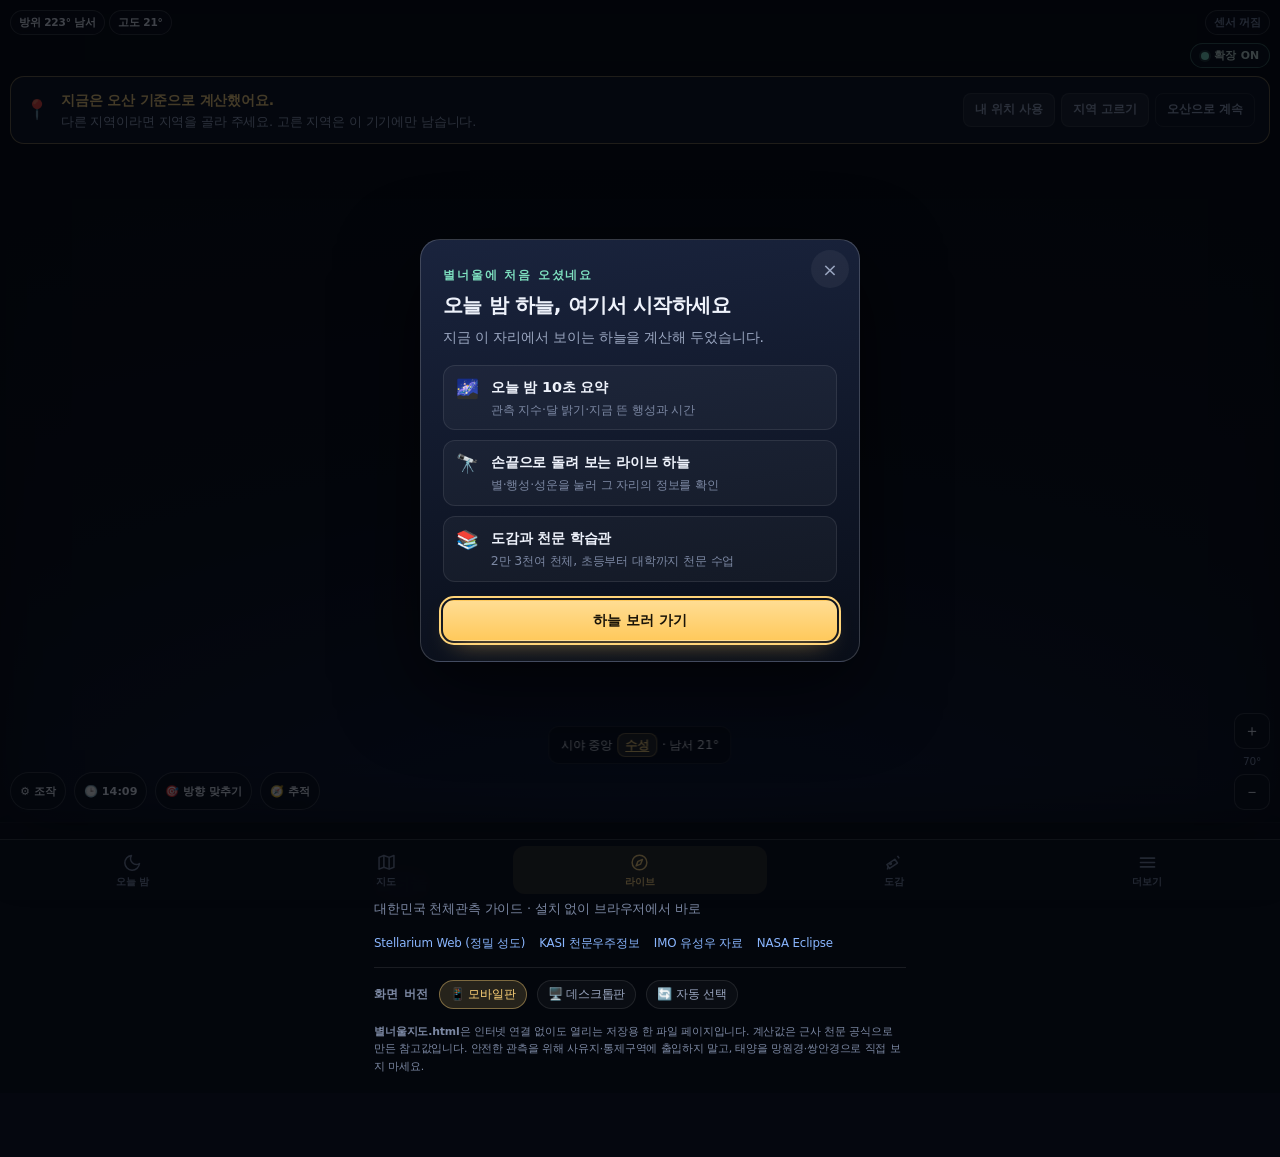
<file: mobile.html>
<!DOCTYPE html>
<html lang="ko" data-layout="mobile">
<head>
<meta charset="UTF-8">
<meta name="viewport" content="width=device-width, initial-scale=1.0, viewport-fit=cover">
<meta name="theme-color" content="#070b14">
<meta name="ob-layout" content="mobile">
<meta name="description" content="모바일판 · 별너울 — 대한민국 천체관측 가이드. 오늘 밤 달·행성·별자리, 관측 가능 시간, 촬영 계산기, 전국 별보기 명소, 2026~2027 천문 캘린더까지 한곳에서.">

<meta property="og:type" content="website">
<meta property="og:site_name" content="별너울">
<meta property="og:locale" content="ko_KR">
<meta property="og:title" content="별너울 — 대한민국 천체관측 가이드">
<meta property="og:description" content="오늘 밤 달·행성·별자리와 관측 가능 시간, 촬영 계산기, 전국 별보기 명소, 천문 학습관과 우주 뉴스까지 한곳에서. 설치 없이 브라우저에서 바로 열립니다.">
<meta property="og:image" content="https://byeolneoul.vercel.app/assets/space/jwst-carina-cosmic-cliffs.jpg">
<meta property="og:image:alt" content="제임스 웹 우주망원경이 촬영한 용골자리 성운">
<meta property="og:url" content="https://byeolneoul.vercel.app/">
<meta name="twitter:card" content="summary_large_image">
<meta name="twitter:title" content="별너울 — 대한민국 천체관측 가이드">
<meta name="twitter:description" content="오늘 밤 하늘을 10초 만에. 달·행성·별자리, 관측 명소, 촬영 계산기, 천문 학습관.">
<meta name="twitter:image" content="https://byeolneoul.vercel.app/assets/space/jwst-carina-cosmic-cliffs.jpg">
<title>별너울 — 모바일판</title>
<style id="bwSplashStyle">
/* 별너울 도입화면 — 첫 페인트부터 보이도록 머리에 직접 넣습니다 */
#bwSplash{
  position:fixed; inset:0; z-index:4000; display:grid; place-items:center;
  background:radial-gradient(125% 95% at 50% -10%, #1a2545 0%, #0d1526 42%, #06080f 100%);
  color:#eef2fb; overflow:hidden; opacity:1; visibility:visible;
  transition:opacity .58s ease, visibility .58s ease;
  font-family:"Pretendard", system-ui, -apple-system, "Apple SD Gothic Neo", "Malgun Gothic", sans-serif;
  -webkit-tap-highlight-color:transparent;
}
#bwSplash.is-out{ opacity:0; visibility:hidden; pointer-events:none; }
#bwSplash canvas{ position:absolute; inset:0; width:100%; height:100%; display:block; }
#bwSplash .bws-glow{
  position:absolute; left:50%; top:52%; width:min(78vw, 720px); height:min(78vw, 720px);
  transform:translate(-50%, -50%); pointer-events:none;
  background:radial-gradient(closest-side, rgba(138,182,255,.16), rgba(126,224,192,.07) 55%, rgba(6,8,15,0) 78%);
  filter:blur(6px);
}
#bwSplash .bws-inner{ position:relative; text-align:center; padding:0 26px; z-index:2; }
#bwSplash .bws-eyebrow{
  margin:0 0 14px; font-size:.72rem; letter-spacing:.34em; text-transform:uppercase;
  color:#8ab6ff; opacity:.9;
  animation:bwsFade 1.4s ease .15s both;
}
#bwSplash .bws-logo{
  margin:0; font-size:clamp(2.9rem, 11vw, 5.4rem); font-weight:800; letter-spacing:.02em; line-height:1.08;
  background:linear-gradient(178deg, #ffffff 6%, #ffe6b0 52%, #ffd479 100%);
  -webkit-background-clip:text; background-clip:text; color:transparent;
  filter:drop-shadow(0 6px 26px rgba(255,190,110,.26));
  animation:bwsRise 1.15s cubic-bezier(.2,.7,.3,1) .1s both;
}
#bwSplash .bws-sub{
  margin:16px 0 0; font-size:clamp(.92rem, 3.5vw, 1.16rem); color:#cfd9ee; letter-spacing:.01em;
  animation:bwsFade 1.5s ease .55s both;
}
#bwSplash .bws-hint{
  position:absolute; left:0; right:0; bottom:clamp(28px, 7vh, 58px); z-index:2; margin:0;
  text-align:center; font-size:.76rem; color:#7c88a3; letter-spacing:.04em;
  animation:bwsFade 1.6s ease 1.1s both;
}
@keyframes bwsRise{ from{ opacity:0; transform:translateY(16px) scale(.985); } to{ opacity:1; transform:none; } }
@keyframes bwsFade{ from{ opacity:0; } to{ opacity:1; } }
@media (prefers-reduced-motion: reduce){
  #bwSplash{ transition:opacity .2s linear, visibility .2s linear; }
  #bwSplash .bws-logo, #bwSplash .bws-eyebrow, #bwSplash .bws-sub, #bwSplash .bws-hint{ animation:none; }
}
</style>

<link rel="stylesheet" href="styles.css">
<link rel="stylesheet" href="layout-mobile.css">
<!-- 홈 화면 설치(PWA) -->
<link rel="manifest" href="manifest.webmanifest">
<link rel="apple-touch-icon" sizes="180x180" href="assets/icons/apple-touch-icon.png">
<meta name="apple-mobile-web-app-capable" content="yes">
<meta name="mobile-web-app-capable" content="yes">
<meta name="apple-mobile-web-app-status-bar-style" content="black-translucent">
<meta name="apple-mobile-web-app-title" content="별너울">
<meta name="application-name" content="별너울">
<link rel="icon" href="data:image/svg+xml,%3Csvg xmlns='http://www.w3.org/2000/svg' viewBox='0 0 64 64'%3E%3Ccircle cx='32' cy='32' r='30' fill='%23070b18'/%3E%3Cpath d='M40 14a20 20 0 1 0 0 36 16 16 0 0 1 0-36z' fill='%23ffd479'/%3E%3Ccircle cx='46' cy='20' r='2' fill='%23fff'/%3E%3Ccircle cx='18' cy='44' r='1.5' fill='%23fff'/%3E%3C/svg%3E">
</head>
<body>

<!-- 도입화면 — 첫 페인트부터 이 자리에서 바로 보입니다 -->
<div id="bwSplash" role="dialog" aria-label="별너울 도입 화면">
  <canvas id="bwSplashCanvas" aria-hidden="true"></canvas>
  <div class="bws-glow" aria-hidden="true"></div>
  <div class="bws-inner">
    <p class="bws-eyebrow">대한민국 천체관측 가이드</p>
    <h1 class="bws-logo">별너울</h1>
    <p class="bws-sub">오늘 밤, 내 머리 위 하늘을 읽다</p>
  </div>
  <p class="bws-hint">화면을 누르면 바로 시작합니다</p>
</div>
<script src="splash.js"></script>

<noscript>
  <div class="noscript-warn" role="alert"><b>JavaScript가 꺼져 있습니다.</b> 별너울은 달 위상·행성 위치·박명 시각을 이 브라우저에서 직접 계산합니다. 브라우저 설정에서 JavaScript를 켜면 모든 기능이 동작합니다.</div>
</noscript>

<a class="skip-link" href="#today">본문으로 건너뛰기</a>

<!-- ===================== 공통 헤더 ===================== -->
<header class="site-header" id="siteHeader">
  <div class="header-inner">
    <a class="brand" href="#today" aria-label="별너울 홈">
      <span class="brand-mark" aria-hidden="true">
        <svg viewBox="0 0 40 40" width="34" height="34">
          <circle cx="20" cy="20" r="19" fill="none" stroke="currentColor" stroke-width="1.2" opacity=".35"/>
          <path d="M25 8.5a12.5 12.5 0 1 0 0 23 10 10 0 0 1 0-23z" fill="currentColor"/>
          <circle cx="30" cy="12" r="1.4" fill="currentColor"/>
          <circle cx="12" cy="30" r="1" fill="currentColor"/>
        </svg>
      </span>
      <span class="brand-text">
        <strong>별너울</strong>
        <small>대한민국 천체관측 가이드</small>
      </span>
    </a>

    <nav class="main-nav" id="mainNav" aria-label="주요 메뉴">
      <a href="#today" class="nav-link is-active" data-nav="today">오늘 밤</a>
      <a href="#skymap" class="nav-link" data-nav="skymap">전천 지도</a>
      <a href="#live" class="nav-link" data-nav="live">라이브 하늘</a>
      <a href="#catalog" class="nav-link" data-nav="catalog">도감</a>
    </nav>

    <div class="header-tools">
      <div class="font-ctrl" role="group" aria-label="글자 크기">
        <button class="icon-btn icon-btn-sm" id="fsDown" aria-label="글자 작게" title="글자 작게">A−</button>
        <button class="icon-btn icon-btn-sm" id="fsUp" aria-label="글자 크게" title="글자 크게">A+</button>
      </div>
      <button class="icon-btn deep-toggle" id="deepExtBtn" aria-pressed="true" title="딥스카이 확장 — 확대할 때 어두운 별 11만 6천여 개와 Gaia DR3 실시간 조회를 켜고 끕니다 (데이터·배터리 절약)">
        <span class="dt-dot" aria-hidden="true"></span>
        <span class="tool-label">딥스카이 <b class="dt-state" id="deepExtState">ON</b></span>
      </button>
      <button class="icon-btn" id="btnRed" aria-pressed="false" title="야간 관측용 레드라이트 모드 (암순응 보호)">
        <svg viewBox="0 0 24 24" width="19" height="19" aria-hidden="true"><circle cx="12" cy="12" r="8.2" fill="none" stroke="currentColor" stroke-width="1.6"/><circle cx="12" cy="12" r="3.2" fill="currentColor"/></svg>
        <span class="tool-label">레드</span>
      </button>
      <button class="icon-btn" id="btnShareTop" title="오늘 밤 별보기 플랜을 복사">
        <svg viewBox="0 0 24 24" width="19" height="19" aria-hidden="true"><circle cx="18" cy="5" r="2.6" fill="none" stroke="currentColor" stroke-width="1.6"/><circle cx="6" cy="12" r="2.6" fill="none" stroke="currentColor" stroke-width="1.6"/><circle cx="18" cy="19" r="2.6" fill="none" stroke="currentColor" stroke-width="1.6"/><path d="M8.4 10.8 15.6 6.4M8.4 13.2l7.2 4.4" stroke="currentColor" stroke-width="1.6"/></svg>
        <span class="tool-label">공유</span>
      </button>
      <div class="more-wrap">
        <button class="icon-btn more-btn" id="btnMore" aria-expanded="false" aria-controls="moreMenu" aria-haspopup="true" title="전체 목차 열기">
          <svg viewBox="0 0 24 24" width="19" height="19" aria-hidden="true"><path d="M4 7h16M4 12h16M4 17h16" stroke="currentColor" stroke-width="1.8" stroke-linecap="round"/></svg>
          <span class="tool-label">더보기</span>
        </button>
        <div class="more-menu" id="moreMenu" role="menu" aria-label="전체 목차" hidden>
          <div class="more-core" role="group" aria-label="주요 메뉴">
            <a href="#today" role="menuitem">오늘 밤</a>
            <a href="#skymap" role="menuitem">전천 지도</a>
            <a href="#live" role="menuitem">라이브 하늘</a>
            <a href="#catalog" role="menuitem">도감</a>
          </div>
          <div class="more-group more-pwa" role="group" aria-label="앱 설치">
            <p class="more-title"><span aria-hidden="true">📲</span> 앱</p>
            <button type="button" class="more-item" id="btnInstall" role="menuitem">
              <span class="mi-ico" aria-hidden="true">📲</span>
              <span class="mi-txt"><b id="pwaInstallLabel">앱으로 설치</b><small id="pwaInstallNote">홈 화면에 추가 · 주소창 없이</small></span>
              <span class="pwa-badge" id="pwaInstallBadge" hidden>실행 중</span>
            </button>
          </div>
          <div class="more-group" role="group" aria-label="관측 계획과 현장">
            <p class="more-title"><span aria-hidden="true">🗓️</span> 관측 계획 · 현장</p>
            <a href="#calendar" class="more-item" role="menuitem">
              <span class="mi-ico" aria-hidden="true">📅</span>
              <span class="mi-txt"><b>관측 일정</b><small>2026~2027 천문 캘린더</small></span>
            </a>
            <a href="#sites" class="more-item" role="menuitem">
              <span class="mi-ico" aria-hidden="true">🏕️</span>
              <span class="mi-txt"><b>전국 관측 명소</b><small>광공해 등급 · 권역별 추천</small></span>
            </a>
          </div>
          <div class="more-group" role="group" aria-label="도구와 자료">
            <p class="more-title"><span aria-hidden="true">🧰</span> 도구 · 자료</p>
            <a href="#lab" class="more-item" role="menuitem">
              <span class="mi-ico" aria-hidden="true">🧮</span>
              <span class="mi-txt"><b>촬영·광학 계산기</b><small>노출 · 화각 · 배율 · 한계등급</small></span>
            </a>
            <a href="#spacearchive" class="more-item" role="menuitem">
              <span class="mi-ico" aria-hidden="true">🛰️</span>
              <span class="mi-txt"><b>🛰️ 자료관</b><small>세계 우주기관의 실제 사진</small></span>
            </a>
          </div>
          <div class="more-group" role="group" aria-label="학습관과 소식">
            <p class="more-title"><span aria-hidden="true">🎓</span> 배움 · 소식</p>
            <a href="#records" class="more-item" role="menuitem">
              <span class="mi-ico" aria-hidden="true">🏆</span>
              <span class="mi-txt"><b>🏆 우주 최고 기록관</b><small>제일 큰 것 · 제일 밝은 것 15가지</small></span>
            </a>
            <a href="#learn" class="more-item" role="menuitem">
              <span class="mi-ico" aria-hidden="true">🎓</span>
              <span class="mi-txt"><b>천문 학습관</b><small>교육과정 실험실 · 천문학사</small></span>
            </a>
            <a href="#news" class="more-item" role="menuitem">
              <span class="mi-ico" aria-hidden="true">📰</span>
              <span class="mi-txt"><b>우주·천문 뉴스</b><small>최신 관측 · 로켓 발사 소식</small></span>
            </a>
          </div>
          <div class="more-group" role="group" aria-label="입문과 학습">
            <p class="more-title"><span aria-hidden="true">📖</span> 입문 · 학습</p>
            <a href="#guide" class="more-item" role="menuitem">
              <span class="mi-ico" aria-hidden="true">📖</span>
              <span class="mi-txt"><b>초보자 가이드 &amp; 용어사전</b><small>첫 관측 7단계 + 용어 89개</small></span>
            </a>
            <a href="#glossary" class="more-item" role="menuitem">
              <span class="mi-ico" aria-hidden="true">🔤</span>
              <span class="mi-txt"><b>용어사전 바로 보기</b><small>적위 · Bortle · 시상 등</small></span>
            </a>
            <a href="#science" class="more-item" role="menuitem">
              <span class="mi-ico" aria-hidden="true">🔬</span>
              <span class="mi-txt"><b>원리 깊이 보기</b><small>암순응 · 노출 · 구경 · 시상</small></span>
            </a>
          </div>
          <div class="more-group" role="group" aria-label="빠른 실행">
            <p class="more-title"><span aria-hidden="true">⚡</span> 빠른 실행</p>
            <button type="button" class="more-item" data-open="cookie" role="menuitem">
              <span class="mi-ico" aria-hidden="true">🍪</span>
              <span class="mi-txt"><b>오늘의 우주 쿠키</b><small>NASA · SpaceX 오늘의 소식</small></span>
            </button>
            <button type="button" class="more-item" data-open="ai" role="menuitem">
              <span class="mi-ico" aria-hidden="true">🤖</span>
              <span class="mi-txt"><b>AI 천문 도우미</b><small>이 사이트의 하늘 정보로 답합니다</small></span>
            </button>
          </div>
          <div class="more-group" role="group" aria-label="딥스카이 확장">
            <p class="more-title"><span aria-hidden="true">🌌</span> 딥스카이</p>
            <button type="button" class="more-item" id="deepMenuBtn" role="menuitem" aria-pressed="true">
              <span class="mi-ico" aria-hidden="true">🌌</span>
              <span class="mi-txt"><b>딥스카이 확장 <em id="deepMenuState">ON</em></b><small id="deepMenuNote">확장 성도 11.6만 + Gaia 실시간</small></span>
            </button>
          </div>
          <div class="more-group" role="group" aria-label="의견 보내기">
            <p class="more-title"><span aria-hidden="true">💬</span> 의견</p>
            <button type="button" class="more-item" data-open="feedback" role="menuitem">
              <span class="mi-ico" aria-hidden="true">💬</span>
              <span class="mi-txt"><b>사용자 피드백</b><small>버그 제보 · 기능 제안 · 칭찬</small></span>
            </button>
          </div>
          <div class="more-group" role="group" aria-label="공유">
            <p class="more-title"><span aria-hidden="true">🔗</span> 공유</p>
            <button type="button" class="more-item" data-open="share" role="menuitem">
              <span class="mi-ico" aria-hidden="true">🔗</span>
              <span class="mi-txt"><b>별너울 공유하기</b><small>링크 보내기 · 친구에게 추천</small></span>
            </button>
          </div>
          <p class="more-ver" id="appVer" data-app-version title="지금 보고 있는 수정판">별너울 v3.1</p>
        </div>
      </div>
    </div>
  </div>
</header>

<div class="wrap first-visit-wrap">
  <div class="first-visit" id="firstVisit" hidden>
    <span class="fv-ico" aria-hidden="true">📍</span>
    <div class="fv-txt"><b>지금은 오산 기준으로 계산했어요.</b><span>다른 지역이라면 지역을 골라 주세요. 고른 지역은 이 기기에만 남습니다.</span></div>
    <div class="fv-actions">
      <button type="button" class="mini-btn" data-fv="geo">내 위치 사용</button>
      <button type="button" class="mini-btn" data-fv="pick">지역 고르기</button>
      <button type="button" class="mini-btn fv-ghost" data-fv="keep">오산으로 계속</button>
    </div>
  </div>
</div>

<main>

<!-- ===================== 1. 오늘 밤 ===================== -->
<section class="section section-hero" id="today" data-view="today">
  <div class="hero-sky" aria-hidden="true">
    <div class="hero-glow"></div>
    <canvas class="hero-stars" id="heroStars" width="1200" height="620"></canvas>
  </div>

  <div class="wrap">
    <div class="hero-head">
      <p class="eyebrow">오늘 밤, 어디서 무엇을 볼까</p>
      <h1>대한민국 어디서든,<br><span class="grad">오늘 밤 하늘</span>을 10초 만에.</h1>
      <p class="hero-sub">지역과 날짜를 고르면 달 위상·어두운 시간·지금 떠 있는 천체·촬영 설정까지 한 번에 계산합니다.</p>
      <p class="boot-note" id="bootNote" role="status" aria-live="polite"><span class="bn-dot" aria-hidden="true"></span>오늘 밤 하늘을 계산하고 있어요…</p>

      <div class="quick-actions" id="quickActions" role="group" aria-label="빠른 날짜 선택">
        <button class="qa-btn is-active" data-preset="tonight" type="button"><span aria-hidden="true">🌙</span>오늘 밤</button>
        <button class="qa-btn" data-preset="weekend" type="button"><span aria-hidden="true">📅</span>이번 주말</button>
        <button class="qa-btn" data-preset="dark" type="button"><span aria-hidden="true">🌟</span>별 보기 좋은 날</button>
        <button class="qa-btn" data-preset="gem" type="button"><span aria-hidden="true">✨</span>12/14 쌍둥이자리</button>
        <button class="qa-btn" data-preset="qua" type="button"><span aria-hidden="true">☄️</span>1/4 사분의자리</button>
      </div>

      <!-- 이번 주말 — 금·토·일 밤 중 더 좋은 밤으로 바로 전환 (「이번 주말」 프리셋일 때만 보입니다) -->
      <div class="weekend-switch" id="weekendSwitch" hidden>
        <div class="ws-chips" id="weekendChips" role="group" aria-label="이번 주말 밤 전환"></div>
        <p class="ws-why" id="weekendWhy" aria-live="polite"></p>
      </div>
    </div>

    <!-- 관측지·날짜 선택 -->
    <div class="control-panel" id="controlPanel">
      <div class="control-row control-row-region">
        <label class="field field-prov">
          <span class="field-label">시·도</span>
          <select id="provinceSelect" aria-label="시·도 선택"></select>
        </label>
        <label class="field field-dist">
          <span class="field-label">시·군·구</span>
          <select id="districtSelect" aria-label="시·군·구 선택"></select>
        </label>
        <button class="btn btn-ghost" id="btnGeo" title="브라우저 위치 권한을 허용하면 현재 위치로 계산합니다">
          <svg viewBox="0 0 24 24" width="16" height="16" aria-hidden="true"><path d="M12 2v3M12 19v3M2 12h3M19 12h3" stroke="currentColor" stroke-width="1.8" stroke-linecap="round"/><circle cx="12" cy="12" r="5.5" fill="none" stroke="currentColor" stroke-width="1.8"/><circle cx="12" cy="12" r="1.8" fill="currentColor"/></svg>
          내 위치
        </button>
        <label class="field field-date">
          <span class="field-label">날짜</span>
          <input type="date" id="dateInput" aria-label="관측 날짜">
        </label>
        <label class="field field-time">
          <span class="field-label">시각</span>
          <input type="time" id="timeInput" aria-label="관측 시각 (지금은 현재 시각으로 자동 갱신)">
          <button class="mini-btn" id="btnNow" type="button" title="현재 시각으로">지금</button>
        </label>
      </div>
      <div class="control-row control-row-sub">
        <button class="link-btn" id="btnCustom" aria-expanded="false">위경도 직접 입력</button>
        <span class="coord-note" id="coordNote">37.1969°N · 127.0343°E · Bortle 7</span>
        <span class="region-hint" id="regionHint">시·도 → 시·군·구 순서로 좁혀집니다 · 2026.7 행정구역 기준</span>
        <div class="custom-coords" id="customCoords" hidden>
          <label class="field field-sm"><span class="field-label">위도</span><input type="number" id="latInput" step="0.0001" min="-90" max="90" inputmode="decimal"></label>
          <label class="field field-sm"><span class="field-label">경도</span><input type="number" id="lonInput" step="0.0001" min="-180" max="180" inputmode="decimal"></label>
          <button class="btn btn-sm" id="btnApplyCoords">적용</button>
        </div>
      </div>
    </div>

    <!-- 지금이 낮일 때의 안내 (밤 기준으로 한 번에 바꾸기) -->
    <div class="day-note" id="dayNote" role="status" hidden>
      <span id="dayNoteText">☀️ 지금은 낮입니다 — 아래 고도·추천은 지금 하늘 기준이에요. 밤에 볼 대상을 보려면 시각을 바꿔 주세요.</span>
      <button class="mini-btn" id="btnNight22" type="button">🌙 오늘 밤 22:00로 보기</button>
    </div>

    <!-- 10초 요약 히어로 카드 -->
    <div class="summary-card" id="heroSummary" aria-live="polite">
      <div class="summary-main">
        <div class="summary-head">
          <span class="summary-date" id="summaryDate">—</span>
          <span class="summary-place" id="summaryPlace">—</span>
        </div>
        <div class="summary-grid">
          <div class="sum-moon">
            <div class="moon-svg-wrap" id="heroMoonSvg"></div>
            <div class="sum-moon-meta">
              <strong id="heroMoonName">—</strong>
              <span id="heroMoonPct">—</span>
            </div>
          </div>
          <div class="sum-window">
            <div class="sum-label">완전히 어두운 시간</div>
            <strong class="sum-big" id="heroDarkWindow">—</strong>
            <span class="sum-small" id="heroDarkHours">—</span>
          </div>
          <div class="sum-score">
            <div class="score-ring" id="heroScoreRing">
              <svg viewBox="0 0 100 100" width="88" height="88" aria-hidden="true">
                <circle cx="50" cy="50" r="42" fill="none" stroke="rgba(255,255,255,.09)" stroke-width="8"/>
                <circle id="scoreArc" cx="50" cy="50" r="42" fill="none" stroke="url(#scoreGrad)" stroke-width="8"
                        stroke-linecap="round" stroke-dasharray="264" stroke-dashoffset="264" transform="rotate(-90 50 50)"/>
                <defs><linearGradient id="scoreGrad" x1="0" y1="0" x2="1" y2="1">
                  <stop offset="0%" stop-color="#7ee0c0"/><stop offset="100%" stop-color="#ffd479"/>
                </linearGradient></defs>
              </svg>
              <span id="heroScoreNum">—</span>
            </div>
            <div class="sum-label term" data-tip="달 밝기·관측지 광공해·어두운 시간·시간별 구름양·강수를 종합한 '깊은하늘 관측' 지수입니다. 구름이 많을수록 점수가 크게 떨어집니다. 달과 행성은 이 점수와 별개로 언제든 볼 수 있습니다.">오늘 밤 관측 지수</div>
            <div class="score-basis" id="heroScoreBasis" aria-live="polite">—</div>
          </div>
        </div>
        <div class="sum-top3" id="heroTop3"></div>
      </div>
      <div class="summary-side">
        <div class="sum-side-row"><span>일몰</span><strong id="heroSunset">—</strong></div>
        <div class="sum-side-row"><span>천문박명 끝</span><strong id="heroDusk">—</strong></div>
        <div class="sum-side-row"><span>새벽 박명 시작</span><strong id="heroDawn">—</strong></div>
        <div class="sum-side-row"><span>달 출/몰</span><strong id="heroMoonRS">—</strong></div>
        <div class="sum-side-row"><span class="term" data-tip="관측지 좌표 기준 시간별 구름양·강수확률(Open-Meteo)의 오늘 밤 평균입니다. 18시부터 다음날 06시까지를 봅니다.">구름(밤 평균)</span><strong id="heroCloud">—</strong></div>
        <div class="sum-side-row"><span class="term" data-tip="내 위치 기준 하늘의 '현재 시각'. 적경 0h가 남중하는 때를 0시로 셉니다. 별이 지금 어디 있는지 계산하는 기준입니다.">지방항성시</span><strong id="heroLst">—</strong></div>
        <button class="btn btn-primary btn-block" id="btnSharePlan">
          <svg viewBox="0 0 24 24" width="17" height="17" aria-hidden="true"><path d="M9 12.5l6-3.5M9 12.5l6 3.5" stroke="currentColor" stroke-width="1.7" stroke-linecap="round"/><circle cx="6" cy="12" r="2.4" fill="none" stroke="currentColor" stroke-width="1.7"/><circle cx="18" cy="7" r="2.4" fill="none" stroke="currentColor" stroke-width="1.7"/><circle cx="18" cy="18" r="2.4" fill="none" stroke="currentColor" stroke-width="1.7"/></svg>
          오늘 밤 플랜 복사
        </button>
        <p class="side-hint">카카오톡·문자에 그대로 붙여넣으세요. 위치 권한이 막혀 있으면 위경도를 직접 입력하세요.</p>
        <button class="mini-btn" id="btnPrintPlan">플랜 인쇄 · PDF</button>
      </div>
    </div>

    <!-- 밤 타임라인 -->
    <div class="panel timeline-panel">
      <div class="panel-head">
        <h2>오늘 밤 어두운 시간</h2>
        <span class="panel-note" id="timelineNote">—</span>
      </div>
      <div class="night-bar" id="nightBar"></div>
      <div class="night-legend">
        <span><i class="dot dot-day"></i>낮</span>
        <span><i class="dot dot-civil"></i>시민박명</span>
        <span><i class="dot dot-naut"></i>항해박명</span>
        <span><i class="dot dot-astro"></i>천문박명</span>
        <span><i class="dot dot-dark"></i>완전한 어둠</span>
        <span><i class="dot dot-moon"></i>달 떠 있는 시간</span>
      </div>
    </div>

    <!-- 시간별 구름양 -->
    <div class="panel cloud-panel" id="cloudPanel">
      <div class="panel-head">
        <h2>시간별 구름양·강수 <span class="cloud-pill" id="cloudPill">—</span></h2>
        <span class="panel-note" id="cloudNote">Open-Meteo 시간별 구름양·강수 예보 · 오늘 18시 → 내일 06시</span>
      </div>
      <div class="cloud-chart" id="cloudChart" aria-live="polite"></div>
      <div class="cloud-legend" id="cloudLegend">
        <span><i class="cc-dot cc-clear"></i>맑음 0–25%</span>
        <span><i class="cc-dot cc-some"></i>조금 25–50%</span>
        <span><i class="cc-dot cc-many"></i>구름 많음 50–85%</span>
        <span><i class="cc-dot cc-over"></i>흐림 85% 이상</span>
        <span><i class="cc-dot cc-rain-dot"></i>💧 비·눈 (파란 막대 = 강수량)</span>
      </div>
      <p class="panel-foot" id="cloudFoot">기상 예보를 불러오는 중입니다…</p>
    </div>

    <div class="moon-row">
      <!-- 달 · 태양 상세 -->
      <div class="panel">
        <div class="panel-head"><h2>달과 태양</h2></div>
        <div class="moon-detail">
          <div class="moon-svg-wrap moon-large" id="moonDetailSvg"></div>
          <div class="moon-facts" id="moonFacts"></div>
        </div>
        <div class="moon-strip" id="moonStrip" aria-label="앞으로 14일 달 위상"></div>
        <div class="sun-facts" id="sunFacts"></div>
      </div>
    </div>

    <!-- 행성 -->
    <div class="panel" data-dash="planet">
      <div class="panel-head">
        <h2>오늘 밤 행성</h2>
        <span class="panel-note"><span class="term" data-tip="지구에서 본 밝기. 숫자가 작을수록 밝고, 1등급 차이는 약 2.5배 차이입니다.">겉보기 등급</span>·<span class="term" data-tip="지구에서 본 행성 원반의 각도 크기(″=각초). 클수록 망원경으로 크게 보입니다.">시지름</span>은 근사 계산값입니다</span>
      </div>
      <div class="table-scroll">
        <table class="data-table" id="planetTable">
          <thead><tr>
            <th>행성</th><th>등급</th><th>고도</th><th>방위</th><th>시지름</th><th>출</th><th>남중</th><th>몰</th><th>관측</th><th>조준</th>
          </tr></thead>
          <tbody></tbody>
        </table>
      </div>
    </div>

    <!-- 시간대별 계획 -->
    <div class="panel" data-dash="hourly">
      <div class="panel-head">
        <h2>시간대별로 무엇을 볼까</h2>
        <span class="panel-note">일몰부터 새벽까지, 그 시각 가장 잘 보이는 대상</span>
      </div>
      <div class="hourly-plan" id="hourlyPlan"></div>
      <p class="panel-foot">각 시간은 정시 기준이며, 고도 20° 이상이고 달빛 영향을 덜 받는 대상을 우선 골랐습니다.</p>
    </div>

    <!-- 앞으로 30일 별 보기 좋은 날 -->
    <div class="panel" data-dash="best">
      <div class="panel-head">
        <h2>앞으로 30일, 별 보기 좋은 날</h2>
        <span class="panel-note">오늘부터 30일 · 같은 관측지 기준 · 달 밝기·어두운 시간·(예보 구간 구름·강수)으로 계산</span>
      </div>
      <div class="best-nights" id="bestNights"></div>
    </div>

    <!-- 장비별 추천 -->
    <div class="panel" data-dash="targets">
      <div class="panel-head">
        <h2>오늘 밤 추천 천체</h2>
        <span class="panel-note">장비 단계를 고르면 그에 맞는 대상만 보여드립니다</span>
      </div>
      <div class="tier-tabs" id="tierTabs" role="tablist"></div>
      <div class="target-list" id="tonightTargets"></div>
    </div>
  </div>
</section>

<!-- ===================== 1-B. 라이브 하늘 뷰 (스텔라리움 모드) ===================== -->
<section class="section section-alt" id="live" data-view="live">
  <div class="wrap">
    <div class="section-head">
      <p class="eyebrow">스텔라리움 모드</p>
      <h2>폰을 하늘로 향하면, <span class="grad">그 방향의 별</span>이 보입니다</h2>
      <p class="section-sub">지금 선택한 관측지·시각의 하늘을 실제 방위·고도로 그립니다. 센서(자이로·나침반)를 켜면 폰을 움직이는 대로 따라오고, 끄면 드래그·방향 버튼으로 360° 둘러볼 수 있습니다. 별·행성·달을 누르면 정보 카드가 열립니다.</p>
    </div>

    <div class="panel live-panel">
      <div class="live-stage" id="liveStage">
        <canvas id="liveCanvas" role="img" aria-label="현재 방향의 하늘 (방위·고도 투영)"></canvas>
        <!-- 조준 유도 링 — 목표가 시야 안에 들어오면 그 자리에 조준 링을 그립니다 -->
        <canvas class="live-guide-canvas" id="liveGuideCanvas" aria-hidden="true"></canvas>
        <div class="live-hud" aria-hidden="true"><span class="live-cross-h"></span><span class="live-cross-v"></span></div>
        <div class="live-hud-top">
          <span class="live-chip" id="liveAzChip">방위 —</span>
          <span class="live-chip" id="liveAltChip">고도 —</span>
          <span class="live-chip live-chip-sensor" id="liveSensorChip">센서 꺼짐</span>
        </div>
        <!-- 🌌 딥스카이 확장 ON/OFF — 라이브 뷰·전천 지도·확장 도감에 함께 적용됩니다 -->
        <button class="live-deep-chip" id="liveDeepChip" type="button" aria-pressed="true" title="딥스카이 확장을 켜고 끕니다 (끄면 확장 타일·Gaia를 불러오지 않습니다)"><span class="dt-dot" aria-hidden="true"></span>확장 <b id="liveDeepState">ON</b></button>
        <!-- 🎯 조준 유도 — 보낸 목표를 ✕ 로 끌 때까지 따라갑니다 -->
        <div class="live-guide" id="liveGuide" hidden>
          <div class="lguide-bar" id="liveGuideBar">
            <span class="lguide-bar-ico" aria-hidden="true">🎯</span>
            <span class="lguide-bar-name" id="liveGuideName">목표</span>
            <span class="lguide-bar-state" id="liveGuideState">—</span>
            <button class="lguide-x" id="liveGuideX" type="button" aria-label="조준 유도 끄기" title="조준 유도 끄기">✕</button>
          </div>
          <div class="lguide-beacon" id="liveGuideBeacon" aria-hidden="true">
            <span class="lguide-halo"></span>
            <span class="lguide-arrow" id="liveGuideArrow">
              <svg viewBox="0 0 24 24" width="18" height="18" focusable="false" aria-hidden="true"><path d="M12 2.8 19.6 19.4 12 15.3 4.4 19.4z" fill="currentColor"/></svg>
            </span>
          </div>
          <div class="lguide-pill" id="liveGuidePill" aria-hidden="true">
            <b class="lguide-pill-name" id="liveGuideBeaconName">목표</b>
            <span class="lguide-pill-angle" id="liveGuideBeaconAngle">—</span>
            <span class="lguide-pill-below" id="liveGuideBelow" hidden>지평선 아래</span>
          </div>
        </div>
        <div class="live-center-card" id="liveCenterCard">시야 중앙 —</div>
        <div class="live-zoom">
          <button class="live-zbtn" id="liveZoomIn" type="button" aria-label="확대">＋</button>
          <span class="live-fov-val" id="liveFovVal">65°</span>
          <button class="live-zbtn" id="liveZoomOut" type="button" aria-label="축소">－</button>
        </div>
        <div class="live-quick" id="liveQuick">
          <button class="lq-btn" id="liveToolsBtn" type="button" aria-expanded="false" aria-controls="liveControls">⚙ 조작</button>
          <button class="lq-btn lq-time" id="liveTimeBtn" type="button" aria-expanded="false" aria-controls="liveTimeCard" title="하늘 시각 바꾸기">🕒 —</button>
          <button class="lq-btn" id="liveCalBtnQ" type="button" aria-label="지금 보는 방향으로 나침반 맞추기">🎯 <span class="lq-wide">방향 맞추기</span><span class="lq-narrow">조준</span></button>
          <!-- 실시간 트래킹 바로 켜기/끄기 — ⚙ 조작 안의 센서 버튼과 같은 상태를 씁니다 -->
          <button class="lq-btn lq-track" id="liveTrackBtnQ" type="button" aria-pressed="false" aria-label="실시간 트래킹 켜기" title="실시간 트래킹(센서)을 켜고 끕니다">🧭 추적</button>
        </div>
        <div class="live-time-card" id="liveTimeCard" hidden>
          <div class="ltc-head">
            <b>🕒 하늘 시각</b>
            <span class="ltc-now" id="ltcNow">—</span>
            <button class="ltc-x" id="ltcClose" type="button" aria-label="시간 조정 닫기">✕</button>
          </div>
          <div class="ltc-presets" id="ltcPresets" role="group" aria-label="빠른 시각">
            <button class="ltc-chip" type="button" data-ltc="now">지금</button>
            <button class="ltc-chip" type="button" data-ltc="sunset">일몰</button>
            <button class="ltc-chip" type="button" data-ltc="20">20시</button>
            <button class="ltc-chip" type="button" data-ltc="22">22시</button>
            <button class="ltc-chip" type="button" data-ltc="0">자정</button>
            <button class="ltc-chip" type="button" data-ltc="2">새벽 2시</button>
          </div>
          <div class="ltc-dial" id="ltcDialWrap">
            <div id="ltcDial"></div>
          </div>
          <p class="ltc-dial-note">시계 방향으로 돌리면 날짜도 함께 넘어갑니다</p>
          <div class="ltc-row">
            <label class="ltc-date"><span>날짜</span><input type="date" id="ltcDate"></label>
            <label class="ltc-time"><span>시각</span><input type="time" id="ltcTime" step="300"></label>
          </div>
          <p class="ltc-note">0~11시는 그 밤의 다음 날 새벽으로 계산합니다. 다이얼을 한 바퀴 돌리면 자정을 지나 다음 날로 이어집니다.</p>
        </div>
      </div>

      <div class="tm-dock tm-dock-live" data-tm>
      <button class="tm-play" data-tm-play type="button" aria-pressed="false" aria-label="밤하늘 타임랩스 재생">▶</button>
      <div class="tm-readout">
        <b class="tm-clock" data-tm-clock>—</b>
        <div class="tm-quick">
          <button class="tm-chip" data-tm-sunset type="button">일몰부터</button>
          <button class="tm-chip" data-tm-now type="button">지금</button>
        </div>
      </div>
      <div class="tm-slide tm-slide-dial">
        <div class="tm-time-dial" data-tm-time></div>
        <div class="tm-scale"><span data-tm-start>일몰</span><span>자정</span><span data-tm-end>일출</span></div>
      </div>
      <div class="tm-dial" data-tm-dial role="slider" tabindex="0" aria-label="재생 속도" aria-valuemin="0.5" aria-valuemax="30" aria-valuenow="5" aria-valuetext="5분/초">
        <svg viewBox="0 0 54 42" aria-hidden="true" focusable="false">
          <circle class="tm-dial-bg" cx="27" cy="25" r="16"></circle>
        <circle class="tm-dial-arc" cx="27" cy="25" r="16"></circle>
          <g class="tm-dial-ticks" data-tm-ticks></g>
          <g class="tm-dial-needle" data-tm-needle><line x1="27" y1="25" x2="27" y2="9"></line></g>
          <circle class="tm-dial-hub" cx="27" cy="25" r="2.8"></circle>
        </svg>
        <span class="tm-dial-val" data-tm-speed>5분/초</span>
      </div>
    </div>

      <div class="live-controls" id="liveControls">
        <div class="live-pad" role="group" aria-label="방향 회전">
          <button class="pad-btn pad-n" data-az="0" data-alt="30" type="button">북</button>
          <button class="pad-btn pad-w" data-az="270" data-alt="30" type="button">서</button>
          <button class="pad-btn pad-c" data-az="0" data-alt="88" type="button" title="천정(머리 위)">천정</button>
          <button class="pad-btn pad-e" data-az="90" data-alt="30" type="button">동</button>
          <button class="pad-btn pad-s" data-az="180" data-alt="30" type="button">남</button>
        </div>

        <div class="live-sliders">
          <label class="live-field"><span>방위 <b id="liveAzVal">0°</b></span>
            <input type="range" id="liveAz" min="0" max="359" step="1" value="0"></label>
          <label class="live-field"><span>고도 <b id="liveAltVal">30°</b></span>
            <input type="range" id="liveAlt" min="-85" max="89" step="1" value="30"></label>
          <label class="live-field"><span>시야 <b id="liveFovVal2">65°</b></span>
            <input type="range" id="liveFov" min="0" max="1000" step="1" value="65" aria-label="시야 배율 (왼쪽 넓게 115°, 오른쪽 1′까지)"></label>
        </div>

        <div class="live-actions">
          <button class="btn btn-primary btn-sm" id="liveSensorBtn" type="button" aria-pressed="false">🧭 센서로 하늘 비추기</button>
          <button class="mini-btn" id="liveLabelsBtn" type="button" aria-pressed="true">🏷 이름 표시</button>
          <button class="mini-btn" id="liveDeepBtn" type="button" aria-pressed="true">✨ 딥스카이</button>
          <div class="live-grid-ctl" role="group" aria-label="격자 표시">
            <button class="mini-btn" id="liveGridBtn" type="button" aria-pressed="true" title="고도·방위 격자를 보이거나 숨깁니다">🌐 격자 숨기기</button>
            <label class="live-grid-range"><span>격자 진하기 <b id="liveGridVal">55%</b></span>
              <input type="range" id="liveGrid" min="0" max="100" step="5" value="55" aria-label="격자 진하기"></label>
          </div>
          <button class="mini-btn" id="liveResetBtn" type="button">↺ 처음 시선</button>
          <button class="mini-btn" id="liveCalBtn" type="button" title="지금 보는 방향을 기준으로 나침반 오차를 0으로 맞춥니다">🎯 방향 맞추기</button>
          <div class="live-sens" role="group" aria-label="센서 따라오는 정도">
            <button class="sens-btn" type="button" data-sens="0.6">민감</button>
            <button class="sens-btn is-on" type="button" data-sens="1">보통</button>
            <button class="sens-btn" type="button" data-sens="1.6">부드럽게</button>
          </div>
        </div>
      </div>

      <div class="live-foot">
        <div class="live-day-hint" id="liveDayHint" hidden>지금은 낮입니다 — 별은 밤에 보입니다. <b class="ldh-key">🕒 시각</b>에서 밤으로 바꿔 보세요.</div>
        <div class="live-inview" id="liveInView"></div>
        <p class="live-help" id="liveHelp">드래그·터치로 둘러보고, <b>북/동/남/서/천정</b> 버튼으로 한 번에 회전할 수 있습니다. 센서 연동은 보안 연결에서만 동작하며(iOS는 권한 허용 필요) 통신이 막힌 환경에서는 드래그·버튼으로 둘러보세요.</p>
      </div>
    </div>
  </div>
</section>


<!-- ===================== 1-C. 전천 지도 (개별 화면) ===================== -->
<section class="section section-alt" id="skymapView" data-view="skymap">
  <div class="wrap">
    <div class="section-head">
      <p class="eyebrow">전천 지도</p>
      <h2>지금 하늘을 <span class="grad">한 장에</span></h2>
      <p class="section-sub">머리 위 하늘 전체를 펼쳐 보여 줍니다. 지도에 그려진 <b>모든 별</b>(어두운 별까지)과 행성·달을 누르면 그 자리의 실시간 고도·방위·출몰을 보여 주고, 아래 도크로 밤새 하늘이 움직이는 모습을 재생할 수 있습니다.</p>
    </div>
    <div class="grid-1">
      <!-- 전천 지도 -->
      <div class="panel skymap-panel" id="skymap">
        <div class="panel-head">
          <h2>지금 하늘 (전천 지도)</h2>
          <span class="panel-note" id="skyMapNote">—</span>
        </div>
        <div class="skymap-wrap">
          <svg id="skyMap" viewBox="0 0 420 420" role="img" aria-label="현재 시각 전천 지도 — 별을 누르면 그 별의 정보가 열립니다"></svg>
          <button class="skymap-zoom-reset" id="skyMapReset" type="button" hidden aria-label="지도 확대를 원래대로 되돌립니다">1× · 원래대로</button>
        </div>
        <p class="skymap-hint">두 손가락으로 확대·축소 · 확대한 뒤에는 한 손가락으로 이동</p>
        <div class="tm-dock" data-tm>
          <button class="tm-play" data-tm-play type="button" aria-pressed="false" aria-label="밤하늘 타임랩스 재생">▶</button>
          <div class="tm-readout">
            <b class="tm-clock" data-tm-clock>—</b>
            <div class="tm-quick">
              <button class="tm-chip" data-tm-sunset type="button">일몰부터</button>
              <button class="tm-chip" data-tm-now type="button">지금</button>
            </div>
          </div>
          <div class="tm-slide tm-slide-dial">
            <div class="tm-time-dial" data-tm-time></div>
            <div class="tm-scale"><span data-tm-start>일몰</span><span>자정</span><span data-tm-end>일출</span></div>
          </div>
          <div class="tm-dial" data-tm-dial role="slider" tabindex="0" aria-label="재생 속도" aria-valuemin="0.5" aria-valuemax="30" aria-valuenow="5" aria-valuetext="5분/초">
            <svg viewBox="0 0 54 42" aria-hidden="true" focusable="false">
              <circle class="tm-dial-bg" cx="27" cy="25" r="16"></circle>
              <circle class="tm-dial-arc" cx="27" cy="25" r="16"></circle>
              <g class="tm-dial-ticks" data-tm-ticks></g>
              <g class="tm-dial-needle" data-tm-needle><line x1="27" y1="25" x2="27" y2="9"></line></g>
              <circle class="tm-dial-hub" cx="27" cy="25" r="2.8"></circle>
            </svg>
            <span class="tm-dial-val" data-tm-speed>5분/초</span>
          </div>
        </div>
        <p class="panel-foot">가운데가 머리 위(천정), 테두리가 지평선입니다. 동쪽이 왼쪽인 것은 하늘을 올려다보는 방향이기 때문입니다. <b>별·행성·달을 눌러 보세요</b> — 그 자리에서 실시간 고도·방위·출몰을 보여 줍니다.</p>
        <div class="sky-inspector" id="skyInspector"></div>
      </div>

    </div>
  </div>
</section>


<!-- ===================== 3. 천체 · 별자리 도감 (통합) ===================== -->
<section class="section" id="catalog" data-view="catalog">
  <div class="wrap">
    <div class="section-head">
      <p class="eyebrow">천체 · 별자리 도감</p>
      <h2>오늘 밤 볼 수 있는 것들, <span class="grad">전부</span> 여기 있습니다</h2>
      <p class="section-sub">대표 천체 50여 종과 하늘 전체 도감 2만 3천여 종, IAU 별자리 88종을 한 섹션으로 모았습니다. 위 탭으로 <b>천체</b>·<b>별자리</b>·<b>퀴즈</b>를 바꿔 보세요. 카드를 누르면 허블·제임스웹 사진과 실제 하늘 탐사 사진, 상세 정보, 조준 버튼이 함께 열립니다.</p>
    </div>

    <div class="cat-tabs" role="tablist" aria-label="도감 보기 전환">
      <button class="cat-tab is-active" type="button" id="tabObjects" role="tab" aria-selected="true" aria-controls="panelObjects" data-cat-tab="objects">🌌 천체 도감 <span class="cat-tab-num">2,571종</span></button>
      <button class="cat-tab" type="button" id="tabConst" role="tab" aria-selected="false" aria-controls="panelConstellations" data-cat-tab="const" tabindex="-1">✨ 별자리 88 <span class="cat-tab-num">IAU 전체</span></button>
      <button class="cat-tab" type="button" id="tabDeep" role="tab" aria-selected="false" aria-controls="panelDeep" data-cat-tab="deep" tabindex="-1">🌌 확장 성도 · Gaia <span class="cat-tab-num">11만 + 18억</span></button>
      <button class="cat-tab" type="button" id="tabQuiz" role="tab" aria-selected="false" aria-controls="panelQuiz" data-cat-tab="quiz" tabindex="-1">🎯 퀴즈 <span class="cat-tab-num">5~100문제</span></button>
    </div>

    <div class="cat-panel" id="panelObjects" role="tabpanel" aria-labelledby="tabObjects">
      <div class="filter-bar">
        <div class="search-box">
          <svg viewBox="0 0 24 24" width="18" height="18" aria-hidden="true"><circle cx="11" cy="11" r="6.5" fill="none" stroke="currentColor" stroke-width="1.8"/><path d="M16 16l4.5 4.5" stroke="currentColor" stroke-width="1.8" stroke-linecap="round"/></svg>
          <input type="search" id="searchInput" placeholder="천체 이름 검색 (예: 오리온, M42, 목성)" aria-label="천체 검색">
          <button class="clear-btn" id="searchClear" type="button" aria-label="검색어 지우기" hidden>×</button>
        </div>
        <div class="chip-row" id="typeFilters" data-group="type"></div>
        <div class="chip-row" id="equipFilters" data-group="equip"></div>
        <div class="chip-row" id="seasonFilters" data-group="season"></div>
        <div class="sort-row">
          <label class="field field-inline"><span class="field-label">정렬</span>
            <select id="sortSelect">
              <option value="mag">밝은 순</option>
              <option value="alt">지금 높은 순</option>
              <option value="diff">쉬운 순</option>
              <option value="name">이름 순</option>
            </select>
          </label>
          <label class="check-inline"><input type="checkbox" id="onlyVisible"> 오늘 밤 지평선 위에 뜨는 것만</label>
          <button class="mini-btn" id="filterReset" type="button">필터 초기화</button>
        </div>
      </div>
      <p class="result-count" id="catalogCount">—</p>
      <div class="catalog-grid" id="catalogGrid"></div>
      <!-- 검색어가 있을 때만 — 하늘 전체 도감(2,571종)에서 더 찾은 결과 -->
      <div class="catalog-wide-hits" id="wideHits" hidden></div>
    </div>

    <div class="cat-panel" id="panelConstellations" role="tabpanel" aria-labelledby="tabConst" hidden>
      <div class="con-block" id="constellations">
        <p class="cat-panel-lead">한국 하늘 33~38°N에서 뜨는 IAU 별자리 88개를 빠짐없이 담았습니다. 카드를 누르면 설명이 열리고, <b>🎯</b>를 누르면 라이브 하늘 뷰가 그 별자리로 돌아갑니다.</p>
        <div class="panel">
          <div class="con-tools">
            <input type="search" id="conSearch" class="con-search" placeholder="별자리 이름 · 영문 · 약자로 찾기" aria-label="별자리 검색">
            <div class="chip-row con-season" id="conSeason"></div>
            <span class="con-count" id="conCount">88개</span>
          </div>
          <div class="con-grid" id="conGrid"></div>
          <p class="panel-foot">연결선은 Stellarium 현대 IAU 별자리 그림, 좌표·등급은 J2000 카탈로그를 썼습니다. ‘가장 밝은 별’은 그 별자리에 속한 별 중 겉보기 등급이 가장 낮은 별입니다.</p>
        </div>
      </div>
    </div>

    <div class="cat-panel" id="panelDeep" role="tabpanel" aria-labelledby="tabDeep" hidden>
      <div class="deep-shell">
        <div class="deep-head">
          <button class="deep-switch" id="deepPanelToggle" type="button" aria-pressed="true" title="딥스카이 확장을 켜고 끕니다">
            <span class="dt-dot" aria-hidden="true"></span>
            <span class="deep-switch-txt">딥스카이 확장 <em id="deepPanelState">ON</em></span>
          </button>
          <p class="deep-note" id="deepStatus">확장 성도 상태를 확인하고 있어요…</p>
        </div>
        <p class="cat-panel-lead">
          <b>1단계</b> 하늘 전체를 30°×15° 144칸으로 나눠 <b>화면에 걸치는 칸만</b> 받아 옵니다 — HYG 원본에서 5~12등급 별 <b>11만 6,006개</b>. 확대할수록 6.4등부터 12등까지 <b>2배마다 1.45등씩</b> 매끄럽게 더 어두운 별이 떠오릅니다. 이름이 없는 별은 <b>HIP·HD·HR·HYG</b> 실제 카탈로그 번호로 보입니다.
          <b>2단계</b> 라이브 시야 20° 아래로 더 좁히거나(14~18등) 아래에서 Gaia DR3 ID·좌표를 넣으면 <b>ESA Gaia DR3(약 18억 개)</b>를 실시간으로 조회합니다.
          이 탭의 별은 <b>퀴즈·기본 도감(2,571종)·별자리 88</b>과 완전히 분리되어 있어 퀴즈에는 나오지 않습니다.
        </p>
        <div class="deep-search">
          <input type="search" id="deepQuery" placeholder="Gaia DR3 ID  또는  좌표 ‘RA Dec’ (예: 3209521209381041024 / 83.8 -5.4)" aria-label="Gaia DR3 ID 또는 좌표 검색">
          <button class="btn btn-primary btn-sm" id="deepGo" type="button">Gaia 조회</button>
        </div>
        <div class="chip-row deep-regions" id="deepRegions" role="group" aria-label="하늘 구역 바로 보기"></div>
        <div class="deep-result" id="deepResult"><p class="muted">구역을 고르거나 Gaia DR3 ID·좌표를 넣어 보세요.</p></div>
        <p class="panel-foot deep-foot">
          출처 — 확장 성도: HYG Database v4.1 (CC BY-SA 2.5) · Gaia: ESA/Gaia/DPAC, VizieR I/355/gaiadr3 (CC BY-NC).
          Gaia 조회는 네트워크가 필요하고, 오프라인이거나 응답이 없으면 <b>로컬 확장 성도만</b> 조용히 보여 줍니다.
        </p>
      </div>
    </div>

    <div class="cat-panel" id="panelQuiz" role="tabpanel" aria-labelledby="tabQuiz" hidden>
      <div class="quiz-shell" id="quizShell"></div>
    </div>
  </div>
</section> 

<!-- ===================== 3. 촬영 · 계산기 ===================== -->
<section class="section section-alt" id="lab" data-view="lab">
  <div class="wrap">
    <div class="section-head">
      <p class="eyebrow">촬영 · 계산 랩</p>
      <h2>감이 아니라 <span class="grad">계산</span>으로 찍습니다</h2>
      <p class="section-sub">별이 점으로 찍히는 최대 노출, 망원경 배율·시야·사출동공, 등급과 거리 변환을 실제 공식으로 계산합니다.</p>
    </div>

    <div class="lab-tabs" role="tablist" id="labTabs">
      <button class="lab-tab is-active" role="tab" data-tab="exposure" aria-selected="true">별 점상 노출</button>
      <button class="lab-tab" role="tab" data-tab="optics" aria-selected="false">망원경 광학</button>
      <button class="lab-tab" role="tab" data-tab="magnitude" aria-selected="false">등급 · 거리</button>
      <button class="lab-tab" role="tab" data-tab="fov" aria-selected="false">시야 시뮬레이터</button>
    </div>

    <!-- 노출 계산기 -->
    <div class="lab-panel panel is-active" id="tab-exposure">
      <div class="calc-layout">
        <div class="calc-inputs">
          <h3>카메라 · 렌즈</h3>
          <label class="field"><span class="field-label">초점거리 (mm)</span><input type="number" id="exFocal" value="24" min="1" step="1"></label>
          <label class="field"><span class="field-label">조리개 (f/)</span><input type="number" id="exAperture" value="2.8" min="0.7" step="0.1"></label>
          <label class="field"><span class="field-label">센서 크기</span>
            <select id="exSensor">
              <option value="36,24">풀프레임 (36×24mm)</option>
              <option value="23.6,15.7">APS-C (23.6×15.7mm)</option>
              <option value="17.3,13">마이크로 포서드 (17.3×13mm)</option>
              <option value="13.2,8.8">1인치 (13.2×8.8mm)</option>
              <option value="9.6,7.2" selected>스마트폰 1/1.3″ (9.6×7.2mm)</option>
              <option value="6.4,4.8">스마트폰 1/2.3″ (6.4×4.8mm)</option>
            </select>
          </label>
          <label class="field"><span class="field-label">화소 수 (MP)</span><input type="number" id="exMp" value="12" min="1" step="1"></label>
          <label class="field"><span class="field-label">대상 적위 (°)</span><input type="number" id="exDec" value="0" min="-90" max="90" step="1">
            <span class="field-hint">천구적도 0° · 오리온 성운 -5° · 북두칠성 +55°</span></label>
        </div>
        <div class="calc-results">
          <div class="result-grid">
            <div class="result-card accent">
              <span class="result-label term" data-tip="조리개·픽셀피치·초점거리·적위를 모두 반영해 '별이 점으로 찍히는 최대 노출'을 구하는 경험식입니다.">NPF 권장 최대 노출</span>
              <strong id="exNpf">—</strong>
              <span class="result-note">별이 점으로 찍히는 실용 한계</span>
            </div>
            <div class="result-card">
              <span class="result-label">500 법칙</span>
              <strong id="exRule500">—</strong>
              <span class="result-note">고전적 경험식 · 약간 번짐</span>
            </div>
            <div class="result-card">
              <span class="result-label term" data-tip="센서 한 화소의 물리적 크기(µm). 작을수록 같은 시간에 더 많이 번집니다.">픽셀 피치</span>
              <strong id="exPitch">—</strong>
              <span class="result-note">센서·화소에서 계산</span>
            </div>
            <div class="result-card">
              <span class="result-label">픽셀당 화각</span>
              <strong id="exScale">—</strong>
              <span class="result-note">1픽셀이 덮는 하늘 각도</span>
            </div>
          </div>
          <div class="result-card wide">
            <span class="result-label">500 법칙 노출에서 별이 번지는 길이</span>
            <strong id="exTrail">—</strong>
            <div class="bar-track"><div class="bar-fill" id="exTrailBar"></div></div>
            <span class="result-note">2픽셀 이하면 점, 그 이상이면 타원으로 보입니다.</span>
          </div>
          <p class="calc-explain" id="exExplain"></p>
          <details class="explain">
            <summary>원리 자세히 보기 — 왜 500/NPF가 성립하나</summary>
            <p>별은 지구 자전으로 적위 δ에서 15″×cos δ /초 만큼 움직입니다. 화소 환산 각도는 (206265×픽셀피치µm)/초점거리mm [″]이므로, 허용 이동 픽셀 수로 나누면 최대 노출이 나옵니다. NPF식 t=(35N+30p)/(f·cosδ)는 이 관계를 근사한 경험식입니다. 자세한 유도는 <a href="#science">원리</a> 섹션에 있습니다.</p>
          </details>
        </div>
      </div>
    </div>

    <!-- 광학 계산기 -->
    <div class="lab-panel panel" id="tab-optics">
      <div class="calc-layout">
        <div class="calc-inputs">
          <h3>망원경 · 접안렌즈</h3>
          <label class="field"><span class="field-label">구경 (mm)</span><input type="number" id="opAperture" value="130" min="10" step="1"></label>
          <label class="field"><span class="field-label">초점거리 (mm)</span><input type="number" id="opFocal" value="650" min="50" step="10"></label>
          <label class="field"><span class="field-label">접안렌즈 초점거리 (mm)</span><input type="number" id="opEyepiece" value="25" min="1" step="1"></label>
          <label class="field"><span class="field-label">접안렌즈 겉보기 시야 (°)</span><input type="number" id="opAfov" value="50" min="20" max="120" step="1"></label>
        </div>
        <div class="calc-results">
          <div class="result-grid">
            <div class="result-card accent"><span class="result-label">배율</span><strong id="opMag">—</strong><span class="result-note">초점거리 ÷ 접안렌즈</span></div>
            <div class="result-card"><span class="result-label">실시야</span><strong id="opTfov">—</strong><span class="result-note">보이는 하늘의 폭</span></div>
            <div class="result-card"><span class="result-label term" data-tip="접안렌즈를 통해 나오는 빛다발의 지름(구경÷배율). 5~7mm면 가장 밝고 편안합니다.">사출동공</span><strong id="opExit">—</strong><span class="result-note">구경 ÷ 배율</span></div>
            <div class="result-card"><span class="result-label">광속비</span><strong id="opFratio">—</strong><span class="result-note">f/ 값</span></div>
            <div class="result-card"><span class="result-label term" data-tip="이 망원경으로 겨우 볼 수 있는 가장 어두운 별의 등급. 구경이 클수록, 하늘이 어두울수록 좋아집니다.">한계등급</span><strong id="opLimit">—</strong><span class="result-note">이상 조건 근사</span></div>
            <div class="result-card"><span class="result-label term" data-tip="두 별을 겨우 갈라볼 수 있는 최소 각도(116″÷구경mm). 대기 시상이 나쁘면 이보다 못합니다.">다우스 분해능</span><strong id="opDawes">—</strong><span class="result-note">116″ ÷ 구경</span></div>
            <div class="result-card"><span class="result-label">집광력</span><strong id="opLight">—</strong><span class="result-note">7mm 눈동자 대비</span></div>
            <div class="result-card"><span class="result-label">최대 유효 배율</span><strong id="opMaxMag">—</strong><span class="result-note">구경×2 기준</span></div>
          </div>
          <div class="result-card wide" id="opVerdictWrap">
            <span class="result-label">이 조합은?</span>
            <strong id="opVerdict">—</strong>
            <span class="result-note" id="opVerdictNote"></span>
          </div>
          <div class="result-card wide">
            <span class="result-label">이 시야에 달(0.5°)이 차지하는 비율</span>
            <div class="bar-track"><div class="bar-fill" id="opMoonBar"></div></div>
            <span class="result-note" id="opMoonNote">—</span>
          </div>
          <p class="calc-explain" id="opExplain"></p>
          <details class="explain">
            <summary>원리 자세히 보기 — 구경·배율·사출동공의 관계</summary>
            <p>집광력은 구경의 제곱, 분해능은 구경에 반비례합니다. 배율을 올리면 상은 커지지만 사출동공이 작아져 어두워지고, 구경×2를 넘으면 회절 때문에 오히려 흐려집니다. 사출동공이 7mm를 넘으면 빛이 눈동자 밖으로 새고, 0.7mm 아래면 먼지·눈의 부유물이 보입니다.</p>
          </details>
        </div>
      </div>
    </div>

<!-- 시야(FOV) 시뮬레이터 -->
    <div class="lab-panel panel" id="tab-fov">
      <div class="calc-layout">
        <div class="calc-inputs">
          <h3>내 장비로 무엇이 얼마나 크게 보일까</h3>
          <p class="calc-help">망원경+아이피스 또는 카메라+렌즈를 넣으면 실제 시야각을 계산해, 보름달(0.52°)·목성·M42(85′×60′)·M31(178′×63′)이 화면에 어느 크기로 들어오는지 그려 줍니다.</p>
          <div class="seg-row" role="group" aria-label="장비 종류">
            <button class="seg-btn is-active" data-fovmode="scope" type="button">망원경 + 아이피스</button>
            <button class="seg-btn" data-fovmode="camera" type="button">카메라 + 렌즈</button>
          </div>
          <div id="fovScopeFields">
            <label class="field"><span class="field-label">초점거리 (mm)</span><input type="number" id="fovFocal" value="1300" min="50" step="10"></label>
            <label class="field"><span class="field-label">아이피스 초점거리 (mm)</span><input type="number" id="fovEyepiece" value="25" min="1" step="1"></label>
            <label class="field"><span class="field-label">아이피스 겉보기 시야 (°)</span><input type="number" id="fovAfov" value="52" min="20" max="120" step="1"></label>
          </div>
          <div id="fovCameraFields" hidden>
            <label class="field"><span class="field-label">렌즈 초점거리 (mm)</span><input type="number" id="fovCamFocal" value="200" min="4" step="5"></label>
            <label class="field"><span class="field-label">센서 크기</span>
              <select id="fovSensor">
                <option value="36,24">풀프레임 (36×24mm)</option>
                <option value="23.6,15.7">APS-C (23.6×15.7mm)</option>
                <option value="17.3,13">마이크로 포서드 (17.3×13mm)</option>
                <option value="9.6,7.2" selected>스마트폰 1/1.3″ (9.6×7.2mm)</option>
                <option value="6.4,4.8">스마트폰 1/2.3″ (6.4×4.8mm)</option>
              </select>
            </label>
          </div>
        </div>
        <div class="calc-results">
          <div class="fov-canvas-wrap"><canvas id="fovCanvas" width="640" height="480" aria-label="시야 시뮬레이터"></canvas></div>
          <div class="seg-row fov-target-row" id="fovTargets" role="group" aria-label="비교할 천체">
            <button class="seg-btn is-active" data-fovtarget="moon" type="button">보름달</button>
            <button class="seg-btn" data-fovtarget="jupiter" type="button">목성</button>
            <button class="seg-btn" data-fovtarget="m42" type="button">M42</button>
            <button class="seg-btn" data-fovtarget="m31" type="button">M31</button>
          </div>
          <div class="fov-bars" id="fovBars"></div>
          <div class="result-grid">
            <div class="result-card accent"><span class="result-label">실시야</span><strong id="fovOutTfov">—</strong><span class="result-note" id="fovOutTfovNote">—</span></div>
            <div class="result-card"><span class="result-label">배율 / 화각</span><strong id="fovOutMag">—</strong><span class="result-note" id="fovOutMagNote">—</span></div>
          </div>
          <div class="fov-legend">
            <span><i class="fov-dot fov-moon"></i>보름달 0.52°</span>
            <span><i class="fov-dot fov-jup"></i>목성 (현재 시지름)</span>
            <span><i class="fov-dot fov-m42"></i>M42 85′×60′</span>
            <span><i class="fov-dot fov-m31"></i>M31 178′×63′</span>
          </div>
          <p class="calc-explain" id="fovExplain"></p>
        </div>
      </div>
    </div>

    <!-- 등급 계산기 -->
    <div class="lab-panel panel" id="tab-magnitude">
      <div class="calc-layout">
        <div class="calc-inputs">
          <h3>등급과 거리</h3>
          <p class="calc-help">세 값 중 두 개를 입력하고 "계산"을 누르면 나머지를 구합니다. 거리 지수 공식 m − M = 5 log₁₀(d) − 5 (d는 파섹).</p>
          <label class="field"><span class="field-label">겉보기 등급 (m)</span><input type="number" id="mgApparent" step="0.01" placeholder="예: 4.0"></label>
          <label class="field"><span class="field-label">절대 등급 (M)</span><input type="number" id="mgAbsolute" step="0.01" placeholder="예: -20.5"></label>
          <div class="field field-inline">
            <span class="field-label">거리</span>
            <input type="number" id="mgDistance" step="0.001" placeholder="예: 1.344">
            <select id="mgUnit"><option value="ly">광년</option><option value="pc">파섹</option><option value="au">AU</option><option value="kly">천광년</option><option value="mly">백만광년</option></select>
          </div>
          <div class="btn-row">
            <button class="btn btn-primary" id="mgCalc">계산</button>
            <button class="btn btn-ghost" id="mgClear">지우기</button>
          </div>
        </div>
        <div class="calc-results">
          <div class="result-grid">
            <div class="result-card accent"><span class="result-label">겉보기 등급</span><strong id="mgOutM">—</strong></div>
            <div class="result-card"><span class="result-label">절대 등급</span><strong id="mgOutAbs">—</strong></div>
            <div class="result-card"><span class="result-label">거리</span><strong id="mgOutDist">—</strong></div>
            <div class="result-card"><span class="result-label">태양 대비 광도</span><strong id="mgOutLum">—</strong></div>
          </div>
          <div class="result-card wide"><span class="result-label">해석</span><strong id="mgOutNote" class="note-text">값을 입력해 보세요.</strong></div>
          <p class="calc-explain" id="mgExplain"></p>
          <details class="explain">
            <summary>원리 자세히 보기 — 거리 지수</summary>
            <p>같은 별이라도 멀수록 어둡게 보입니다. 밝기는 거리의 제곱에 반비례하므로 등급으로는 5 log₁₀(d) 만큼 어두워집니다. 절대 등급은 10파섹에서의 밝기로 정의해, 거리를 모르는 별의 실제 광도를 비교할 수 있게 합니다.</p>
          </details>
        </div>
      </div>
    </div>
  </div>
</section>

<!-- ===================== 4. 초보자 가이드 ===================== -->
<section class="section" id="guide" data-view="guide">
  <div class="wrap">
    <div class="section-head">
      <p class="eyebrow">처음이라면</p>
      <h2>오늘 밤 처음 나가도 <span class="grad">실패하지 않는</span> 7단계</h2>
      <p class="section-sub">망원경 없이, 손에 아무것도 없이 시작하는 순서입니다. 각 단계는 10분이면 됩니다.</p>
    </div>

    <div class="steps" id="beginnerSteps">
      <article class="step">
        <span class="step-num">1</span>
        <h3>해 진 시각부터 확인</h3>
        <p>오늘 일몰과 천문박명이 끝나는 시각을 <a href="#today">대시보드</a>에서 확인하세요. 하늘이 완전히 어두워지는 데 보통 1시간 20분이 걸립니다.</p>
      </article>
      <article class="step">
        <span class="step-num">2</span>
        <h3>달부터 보세요</h3>
        <p>달은 가장 밝고 찾기 쉬운 천체입니다. 휴대폰 손전등을 끄고 달의 크레이터와 바다를 5분만 봐도 "별 보기"가 무엇인지 감이 옵니다.</p>
      </article>
      <article class="step">
        <span class="step-num">3</span>
        <h3>"반짝이지 않는 점"을 찾으세요</h3>
        <p>행성은 원반이라 별처럼 반짝이지 않습니다. 금성·목성·토성·화성은 도심에서도 보입니다. 대시보드의 행성 표에서 방위와 고도를 확인하세요.</p>
      </article>
      <article class="step">
        <span class="step-num">4</span>
        <h3>계절 대표 별자리 하나만 외우세요</h3>
        <p>겨울은 오리온, 봄은 사자자리(레굴루스), 여름은 베가·데네브·알타이르 대삼각형, 가을은 페가수스 사각형. 하나를 알면 나머지가 그 주변에 보입니다.</p>
      </article>
      <article class="step">
        <span class="step-num">5</span>
        <h3>눈을 20분 적응시키세요</h3>
        <p>휴대폰 화면을 보지 말고 어둠에 눈을 적응시킵니다. 이 사이트의 <button class="inline-link" id="redModeInline">레드라이트 모드</button>를 켜면 화면을 봐도 암순응이 덜 깨집니다.</p>
      </article>
      <article class="step">
        <span class="step-num">6</span>
        <h3>누워서 넓게 보세요</h3>
        <p>돗자리를 깔고 누우면 하늘의 절반이 시야에 들어옵니다. 유성우는 복사점만 보지 말고 하늘 전체를 봐야 합니다.</p>
      </article>
      <article class="step">
        <span class="step-num">7</span>
        <h3>기록을 남기세요</h3>
        <p>본 날짜·장소·대상·느낌을 <a href="#plan">관측 로그</a>에 남기면, 다음에 무엇을 볼지 스스로 알게 됩니다. 기록은 파일로 내려받아 보관할 수 있습니다.</p>
      </article>
    </div>

    <div class="panel" id="failurePanel">
      <div class="panel-head"><h2>별 보러 갔는데 아무것도 안 보였다 — 실패 원인 14가지</h2><span class="panel-note">대부분은 하늘 문제가 아니라 준비 문제입니다</span></div>
      <div class="table-scroll">
        <table class="data-table failure-table">
          <thead><tr><th>#</th><th>실패 원인</th><th>실제로 일어나는 일</th><th>해결</th></tr></thead>
          <tbody id="failureTable"></tbody>
        </table>
      </div>
    </div>

    <div class="panel" id="twilightPanel">
      <div class="panel-head"><h2>어둠의 세 단계 — 천문박명을 알아야 합니다</h2><span class="panel-note">"해가 졌는데 왜 안 보이지"의 답</span></div>
      <div class="twilight-row" id="twilightList"></div>
      <p class="panel-foot">계절에 따라 해 진 뒤 완전히 어두워지기까지 여름 1시간 30분, 겨울 1시간 20분가량 걸립니다(위도·계절에 따라 다름). 출발 시각은 "일몰 + 1시간 30분"을 기준으로 잡으면 헛걸음이 없습니다.</p>
    </div>

    <div class="panel">
      <div class="panel-head"><h2>장비 단계 — 지금 가진 것으로</h2><span class="panel-note">위에서 아래로 확장하면 됩니다</span></div>
      <div class="equip-ladder" id="equipLadder"></div>
    </div>

    <!-- 스마트폰 촬영 -->
    <div class="panel" id="phonePhoto">
      <div class="panel-head"><h2>스마트폰으로 은하수·성운 찍기</h2><span class="panel-note">삼각대와 30분만 있으면 됩니다</span></div>
      <div class="photo-grid">
        <div class="photo-col">
          <h3>1. 준비물</h3>
          <ul class="tick-list">
            <li>삼각대 + 휴대폰 거치대 (없으면 돌 위에 고정)</li>
            <li>셔터 지연 3초 또는 블루투스 리모컨 — 손떨림이 최대 적</li>
            <li>보조배터리 (겨울엔 배터리가 1시간 만에 닳습니다)</li>
            <li>망원경 촬영이라면 스마트폰 어댑터</li>
          </ul>
          <h3>2. 카메라 설정</h3>
          <ul class="tick-list">
            <li><b>RAW(ProRAW)</b> — JPEG은 별이 뭉개집니다</li>
            <li><b>ISO 1600~3200</b>, 은하수는 20~30초, 오리온 성운은 3~10초</li>
            <li><b>초점 고정</b> — 밝은 별에 맞춘 뒤 수동 고정(자동초점은 밤에 헤맵니다)</li>
            <li><b>야간 모드 OFF</b> — 자동 합성은 별을 지웁니다. 수동(Pro) 모드 사용</li>
            <li>화이트밸런스 3800~4200K, 노이즈 감소 OFF</li>
          </ul>
        </div>
        <div class="photo-col">
          <h3>3. 스태킹 (핵심)</h3>
          <p class="small">같은 구도를 20~100장 찍어 무료 앱(Sequator·DeepSkyStacker)으로 평균하면 잡음이 1/√N로 줄어 별이 살아납니다. 30장이면 약 5.5배 깨끗해집니다.</p>
          <h3>4. 망원경 + 스마트폰 어댑터</h3>
          <ul class="tick-list">
            <li>접안렌즈에 어댑터를 물리고 <b>화면 중앙에 상을 맞춘 뒤</b> 조이세요</li>
            <li>저배율(25mm) 접안렌즈가 다루기 쉽습니다</li>
            <li>초점은 어댑터 장착 후 다시 맞춥니다(무게로 틀어짐)</li>
            <li>2초 타이머 + 10장 연사로 한 세트</li>
          </ul>
          <h3>5. 실패하는 이유</h3>
          <ul class="tick-list">
            <li>달이 떠 있음 → 은하수는 포기하고 달·행성으로</li>
            <li>도심 광공해 → Bortle 5 이하로 이동</li>
            <li>이슬 → 렌즈 히터 또는 보온팩</li>
            <li>바람 → 삼각대에 가방을 매달아 무게 중심 낮추기</li>
          </ul>
        </div>
      </div>
      <details class="explain">
        <summary>원리 자세히 보기 — 왜 여러 장을 겹치면 깨끗해지나</summary>
        <p>별빛(신호)은 매 프레임 같은 위치에 오지만 잡음은 매번 무작위입니다. N장을 평균하면 신호는 그대로, 잡음은 1/√N로 줄어 신호대잡음비가 √N배 좋아집니다. 30장이면 약 5.5배. 단, 한 장의 노출을 늘리는 것과 같지는 않습니다 — 한 장이 포화되면 정보가 사라지기 때문입니다. 그래서 “짧게 많이”가 스마트폰의 정답입니다.</p>
      </details>
    </div>

    <!-- 적위 한계 계산 -->
    <div class="panel" id="declPanel">
      <div class="panel-head"><h2>내 위치에서 이 천체가 보일까?</h2><span class="panel-note">적위만 알면 바로 계산됩니다</span></div>
      <div class="decl-layout">
        <div class="decl-input">
          <label class="field"><span class="field-label">천체의 적위 (°)</span>
            <input type="number" id="decCheck" value="-62.7" min="-90" max="90" step="0.1">
          </label>
          <p class="small muted">예: 프록시마 센타우리 −62.7° · 리겔 −8.2° · 북극성 +89.3°</p>
        </div>
        <div class="decl-result" id="decResult"></div>
      </div>
      <p class="panel-foot">남중 최고 고도 = 90° − |위도 − 적위|. 적위가 (위도 − 90°)보다 남쪽이면 지평선 위로 전혀 올라오지 않습니다. 지평선 위 10° 이하는 대기 소광 때문에 실제로 보기 어렵습니다.</p>
    </div>

    <span id="glossary" class="anchor-alias" aria-hidden="true"></span>
    <div class="panel" id="glossaryPanel">
      <div class="panel-head"><h2>용어사전 <span class="count-pill" id="glossCount">89</span></h2><span class="panel-note">용어를 누르면 설명이 열립니다 · 본문의 점선 용어도 눌러 보세요</span></div>
      <div class="gloss-tools">
        <div class="search-box search-sm">
          <svg viewBox="0 0 24 24" width="16" height="16" aria-hidden="true"><circle cx="11" cy="11" r="6.5" fill="none" stroke="currentColor" stroke-width="1.8"/><path d="M16 16l4.5 4.5" stroke="currentColor" stroke-width="1.8" stroke-linecap="round"/></svg>
          <input type="search" id="glossSearch" placeholder="용어 검색 (예: 적위, Bortle, 시상)" aria-label="용어 검색">
          <button class="clear-btn" id="glossClear" type="button" aria-label="검색어 지우기" hidden>×</button>
        </div>
        <div class="chip-row" id="glossGroups"></div>
      </div>
      <div class="glossary-list" id="glossaryList"></div>
    </div>
  </div>
</section>

<!-- ===================== 5. 관측 명소 ===================== -->
<section class="section section-alt" id="sites" data-view="sites">
  <div class="wrap">
    <div class="section-head">
      <p class="eyebrow">전국 관측 명소</p>
      <h2>집에서 30분, <span class="grad">별이 쏟아지는 곳</span>까지</h2>
      <p class="section-sub">수도권부터 제주까지 34곳. 광공해 등급·해발·운영시간·요금·예약 방식·오산 기준 차량 소요 시간까지, 공식 페이지와 지도로 확인한 실전 정보로 정리했습니다. <b>Bortle은 모두 추정값</b>입니다.</p>
      <p class="fresh-note">정보 최종 확인일 <b>2026-11-26</b> · 운영시간·요금·예약 방식은 바뀔 수 있어 떠나기 전에 시설에 한 번 더 확인하세요.</p>
    </div>

    <div class="panel bortle-panel">
      <div class="panel-head"><h2><span class="term" data-tip="관측지 하늘의 어두움을 1(가장 어두움)~9(도심)로 나눈 국제적 기준. 낮을수록 은하수와 흐린 은하까지 보입니다.">Bortle 광공해 등급</span>이란</h2><span class="panel-note">1에 가까울수록 어둡습니다</span></div>
      <div class="bortle-grid" id="bortleGrid"></div>
    </div>

    <div class="site-tools">
      <div class="chip-row site-regions" id="siteRegions"></div>
      <label class="check-inline"><input type="checkbox" id="onlyNoBooking"> 예약 없이 가는 곳만</label>
      <button class="mini-btn" id="btnSortSites">현재 관측지에서 가까운 순</button>
    </div>
    <div class="site-bortle-tools">
      <span class="site-bortle-label" id="siteBortleLabel">광공해 등급</span>
      <div class="chip-row site-bortles" id="siteBortles" role="group" aria-labelledby="siteBortleLabel"></div>
      <span class="site-count" id="siteCount"></span>
    </div>
    <p class="site-warn-note">운영 시간과 요금, 예약 방식은 수시로 바뀝니다. 방문 전에 해당 시설 공식 홈페이지나 전화로 확인하세요. 야간 관측은 날씨에 따라 취소되며, 흐리면 관측 대신 영상·강의로 대체되는 경우가 많습니다. 산길 야간 운전과 결빙에 주의하세요.</p>
    <div class="site-grid" id="siteGrid"></div>
  </div>
</section>

<!-- ===================== 6. 체크리스트 · 로그 ===================== -->
<section class="section" id="plan" data-view="plan">
  <div class="wrap">
    <div class="section-head">
      <p class="eyebrow">준비와 기록</p>
      <h2>체크리스트로 나가고, <span class="grad">로그</span>로 남기세요</h2>
      <p class="section-sub">체크 상태와 관측 기록은 별너울 밖으로 나가지 않습니다.</p>
    </div>

    <div class="grid-2">
      <div class="panel">
        <div class="panel-head">
          <h2>관측 준비 체크리스트</h2>
          <button class="mini-btn" id="btnResetCheck">초기화</button>
        </div>
        <div class="progress-line"><div class="progress-fill" id="checkProgress"></div></div>
        <p class="panel-note" id="checkCount">0 / 0</p>
        <div id="checklistList" class="checklist"></div>
      </div>

      <div class="panel">
        <div class="panel-head"><h2>관측 로그</h2>
          <div class="btn-row">
            <button class="mini-btn" id="btnExportLog">파일로 내보내기</button>
            <button class="mini-btn" id="btnImportLog">가져오기</button>
            <button class="mini-btn" id="btnClearLog">전체 삭제</button>
            <input type="file" id="importFile" accept="application/json,.json" hidden>
          </div>
        </div>
        <form class="log-form" id="logForm">
          <div class="log-row">
            <label class="field"><span class="field-label">날짜</span><input type="date" id="logDate"></label>
            <label class="field"><span class="field-label">장소</span><input type="text" id="logPlace" placeholder="예: 강릉 안반데기"></label>
          </div>
          <div class="log-row">
            <label class="field"><span class="field-label">장비</span>
              <select id="logEquip"><option>맨눈</option><option>쌍안경</option><option>망원경</option><option>스마트폰</option><option>카메라</option></select>
            </label>
            <label class="field"><span class="field-label">관측 대상</span><input type="text" id="logTarget" placeholder="예: M42, 목성"></label>
          </div>
          <div class="log-row">
            <label class="field"><span class="field-label">시상 (1~5)</span><input type="range" id="logSeeing" min="1" max="5" value="3"></label>
            <label class="field"><span class="field-label">투명도 (1~5)</span><input type="range" id="logTrans" min="1" max="5" value="3"></label>
            <label class="field"><span class="field-label">결과</span>
              <select id="logResult"><option>성공</option><option>부분 성공</option><option>실패</option></select>
            </label>
          </div>
          <label class="field"><span class="field-label">메모</span><textarea id="logMemo" rows="2" placeholder="무엇이 보였나요?"></textarea></label>
          <div class="log-actions">
            <button class="btn btn-primary" type="submit" id="logSubmit">기록 저장</button>
            <button class="btn btn-ghost" type="button" id="logCancelEdit" hidden>수정 취소</button>
          </div>
        </form>
        <div class="log-list" id="logList"></div>
      </div>
    </div>
  </div>
</section>

<!-- ===================== 7. 천문 캘린더 ===================== -->
<section class="section section-alt" id="calendar" data-view="calendar">
  <div class="wrap">
    <div class="section-head">
      <p class="eyebrow">2026 ~ 2027</p>
      <h2>놓치면 아쉬운 <span class="grad">하늘의 일정</span></h2>
      <p class="section-sub">한국천문연구원(KASI) 월별 천문현상, IMO 유성우 달력, NASA 일식·월식 자료로 확인한 일정입니다. 시각은 한국 표준시(KST).</p>
      <p class="fresh-note">일정 최종 확인일 <b>2026-11-26</b> · 지난 일정은 숨기고, 아래 <b>다음 천문 이벤트</b>는 오늘 날짜를 기준으로 자동으로 바뀝니다.</p>
    </div>

    <div class="panel lunar-note">
      <div class="panel-head"><h2>⚠ 2027년에는 한국에서 볼 만한 월식이 없습니다</h2><span class="panel-note">NASA GSFC 월식 목록 확인</span></div>
      <p>2027년 월식은 <b>3회 모두 반영식</b>입니다. 2/21 08:13(한국 일출 이후·달 진 뒤), 7/19 01:03(식분 0.002로 사실상 없음), 8/17 16:14(한낮). 부분식·개기식은 한 번도 없습니다.</p>
      <p><b>다음 기회:</b> 2028-07-06 부분식(한국 2028-07-07 03:20 최대) → <b>2028-12-31 개기월식</b>(최대 16:53 UT = <b>2029-01-01 01:53 KST</b>, 개기 1시간 11분).</p>
    </div>

    <div class="next-event" id="nextEvent"></div>
    <div class="event-tools">
      <div class="chip-row" id="eventFilters"></div>
      <label class="check-inline"><input type="checkbox" id="hidePast" checked> 지난 일정 숨기기</label>
    </div>
    <div class="event-list" id="eventList"></div>

    <div class="panel source-panel">
      <div class="panel-head"><h2>자료 출처와 오차</h2></div>
      <ul class="source-list">
        <li>한국천문연구원(KASI) 월별 천문현상·「2026년도 주목할 천문현상」·「2027년 주목할 천문현상」 — 유성우 극대, 월식·일식, 보름달 시각</li>
        <li>국제유성기구(IMO) 2027 Meteor Shower Calendar — 극대 시각(UT), ZHR, 달 조건</li>
        <li>NASA GSFC Eclipse Web Site / NASA Science — 2026~2027 일식·월식 종류와 가시 지역</li>
        <li>NAOJ 2027 천문현상 표 — 행성 충·최대이각 시각</li>
        <li>행성 위치는 사이트 내 VSOP87 계열 근사 계산(Schlyter)으로, 실제와 ±1~2′ 차이가 날 수 있습니다.</li>
        <li>시·도 → 시·군·구 지역 좌표·인구: Wikidata 행정구역(2026년 7월 1일 시행 기준, CC0). 2026년 7월 광주광역시·전라남도가 전남광주통합특별시로 통합되고 인천광역시가 2군 9구로 개편된 내용을 반영했습니다.</li>
        <li>광공해(Bortle) 등급은 측정값이 아니라 시·군·구 인구와 도시까지의 거리로 추정한 값입니다. 전국 관측지 46곳의 기존 등급을 기준으로 눈금을 맞췄습니다(오차 약 ±0.5등급).</li>
        <li>천체 사진: NASA Image and Video Library(images-api.nasa.gov) 검색 결과와 NASA SkyView(DSS2·2MASS·WISE·ROSAT) 실제 하늘 탐사 사진. NASA 공개 이미지는 저작권 없이 쓸 수 있으며, 사진마다 관측 기관을 표시합니다.</li>
        <li>일출·일몰·박명·월출·월몰은 2분 간격 고도 표본화로 계산해 ±1~2분 오차가 있습니다.</li>
      </ul>
    </div>
  </div>
</section>

<!-- ===================== 8. 원리 ===================== -->
<section class="section" id="science" data-view="science">
  <div class="wrap">
    <div class="section-head">
      <p class="eyebrow">원리 깊이 보기</p>
      <h2>왜 그렇게 되는지 <span class="grad">알면</span> 훨씬 잘 보입니다</h2>
      <p class="section-sub">암순응, 노출 법칙, 구경과 분해능, 스태킹, 시상, 달빛. 각 항목은 접혀 있으니 필요한 것만 펼쳐 보세요.</p>
    </div>
    <div class="principles" id="principlesList"></div>
  </div>
</section>

<!-- ===================== 13. 천문 학습관 ===================== -->
<section class="section section-alt" id="learn" data-view="learn">
  <div class="wrap">
    <div class="section-head">
      <p class="eyebrow">천문 학습관 · 직접 만지며 배우기</p>
      <h2>교과서의 <span class="grad">천문학</span>을 손으로 돌려 보세요</h2>
      <p class="section-sub">초등부터 대학 심화까지 단계별 단원을 고르고, 다이얼과 슬라이더를 직접 움직여 연주시차·달의 위상과 식·계절·케플러 법칙·흑체복사·외계행성 트랜짓을 실험할 수 있습니다. 직접 그린 개념 도해로 원리를 눈으로 확인하고, 개념 검색으로 궁금한 낱말을 바로 찾아보세요. 두 번째 탭은 빅뱅부터 제임스 웹까지의 천문학사입니다.</p>
    </div>
    <a class="learn-xlink" href="#records">
      <span class="lx-ico" aria-hidden="true">🏆</span>
      <span class="lx-txt"><b>우주 최고 기록관</b><small>제일 큰 블랙홀 · 제일 큰 별 · 제일 밝은 별을 직접 그린 그림으로 견주어 봐요</small></span>
      <span class="lx-go" aria-hidden="true">보러 가기 →</span>
    </a>
    <div class="learn-tabs" role="tablist" aria-label="학습관 탭">
      <button type="button" class="learn-tab is-active" data-learn-tab="curriculum" role="tab" aria-selected="true">
        <span class="lt-ico" aria-hidden="true">📚</span>
        <span><b>교육과정 · 단계별 실험실</b><small>초등 · 중등 · 고등 · 대학 심화</small></span>
      </button>
      <button type="button" class="learn-tab" data-learn-tab="history" role="tab" aria-selected="false">
        <span class="lt-ico" aria-hidden="true">🌌</span>
        <span><b>빅뱅부터 지금까지</b><small>천문학사 타임라인 · 일반인용</small></span>
      </button>
    </div>
    <div class="learn-panel" id="learnCurriculum" role="tabpanel">
      <div id="learnCurriculumBody"></div>
    </div>
    <div class="learn-panel" id="learnHistory" role="tabpanel" hidden>
      <div id="learnHistoryBody"></div>
    </div>
  </div>
</section>

<!-- ===================== 14. 우주 최고 기록관 ===================== -->
<section class="section section-alt" id="records" data-view="records">
  <div class="wrap">
    <div class="section-head">
      <p class="eyebrow">🏆 우주 최고 기록관</p>
      <h2>우주에서 <span class="grad">제일 큰 것</span>부터 <span class="grad">제일 먼 것</span>까지</h2>
      <p class="section-sub">제일 큰 블랙홀, 제일 큰 별, 밤하늘에서 제일 밝은 별… 숫자만 보면 잘 안 그려지죠. 태양과 해왕성 궤도를 옆에 놓고 <b>같은 축척으로 직접 그린 그림</b>으로 견주어 봤어요. 카드를 눌러 펼치고, 하늘에서 볼 수 있는 천체는 🎯 조준으로 그 방향까지 찾아가 보세요.</p>
    </div>
    <div id="recordsApp"></div>
  </div>
</section>

<!-- ===================== 15. 우주·천문 뉴스 ===================== -->
<section class="section" id="news" data-view="news">
  <div class="wrap">
    <div class="section-head">
      <p class="eyebrow">우주 · 천문 뉴스</p>
      <h2>오늘 우주에서는 <span class="grad">무슨 일</span>이 있었을까요</h2>
      <p class="section-sub">천문학 발견·망원경·천체 현상과 로켓 발사·우주탐사 소식을 한곳에 모았습니다. 기사를 누르면 요약과 원문 링크가 열리고, 인터넷이 끊겨도 검증된 한국어 소식을 볼 수 있습니다.</p>
    </div>
    <div id="newsApp"></div>
  </div>
</section>

</main>

<!-- ===================== 푸터 ===================== -->
<footer class="site-footer">
  <div class="wrap footer-inner">
    <div class="footer-brand">
      <strong>별너울</strong>
      <p>대한민국 천체관측 가이드 · 설치 없이 브라우저에서 바로</p>
    </div>
    <div class="footer-links">
      <a href="https://stellarium-web.org/" target="_blank" rel="noopener">Stellarium Web (정밀 성도)</a>
      <a href="https://astro.kasi.re.kr/" target="_blank" rel="noopener">KASI 천문우주정보</a>
      <a href="https://www.imo.net/" target="_blank" rel="noopener">IMO 유성우 자료</a>
      <a href="https://eclipse.gsfc.nasa.gov/" target="_blank" rel="noopener">NASA Eclipse</a>
    </div>
    <p class="footer-note"><b>별너울지도.html</b>은 인터넷 연결 없이도 열리는 저장용 한 파일 페이지입니다. 계산값은 근사 천문 공식으로 만든 참고값입니다. 안전한 관측을 위해 사유지·통제구역에 출입하지 말고, 태양을 망원경·쌍안경으로 직접 보지 마세요.</p>
  </div>
</footer>

<!-- 라이브 하늘 천체 정보 창 (사진 갤러리) -->
<div class="live-info" id="liveInfo" hidden></div>

<!-- 천체 상세 모달 -->
<div class="modal" id="modal" hidden>
  <div class="modal-backdrop" data-close="1"></div>
  <div class="modal-card" role="dialog" aria-modal="true" aria-labelledby="modalTitle">
    <button class="modal-close" id="modalClose" aria-label="닫기">&times;</button>
    <div id="modalBody"></div>
  </div>
</div>

<div class="toast" id="toast" role="status" aria-live="polite"></div>

<!-- 뉴스 상세 창 -->
<div class="modal" id="newsModal" hidden>
  <div class="modal-backdrop" data-news-close="1"></div>
  <div class="modal-card news-detail" role="dialog" aria-modal="true" aria-labelledby="newsModalTitle">
    <button class="modal-close" type="button" data-news-close="1" aria-label="닫기">&times;</button>
    <div id="newsModalBody"></div>
  </div>
</div>

<!-- 하단 탭 바 (모바일판) — 화면 최하단에서 이동, 본문을 가리지 않음 -->
<nav class="tabbar" id="tabBar" aria-label="화면 이동">
  <a href="#today" class="tab-item" data-nav="today"><span class="tab-ico" aria-hidden="true"><svg viewBox="0 0 24 24" fill="none" stroke="currentColor" stroke-width="1.7" stroke-linejoin="round"><path d="M20 13.2A8.4 8.4 0 1 1 10.8 4a6.7 6.7 0 0 0 9.2 9.2z"/></svg></span><span class="tab-txt">오늘 밤</span></a>
  <a href="#skymap" class="tab-item" data-nav="skymap"><span class="tab-ico" aria-hidden="true"><svg viewBox="0 0 24 24" fill="none" stroke="currentColor" stroke-width="1.7" stroke-linejoin="round"><path d="M9 4 3.5 6.2v13.4L9 17.4l6 2.2 5.5-2.2V4L15 6.2 9 4z"/><path d="M9 4v13.4M15 6.2v13.4"/></svg></span><span class="tab-txt">지도</span></a>
  <a href="#live" class="tab-item" data-nav="live"><span class="tab-ico" aria-hidden="true"><svg viewBox="0 0 24 24" fill="none" stroke="currentColor" stroke-width="1.7" stroke-linejoin="round"><circle cx="12" cy="12" r="8.4"/><path d="m15.4 8.6-2.1 5.2-5.2 2.1 2.1-5.2z"/></svg></span><span class="tab-txt">라이브</span></a>
  <a href="#catalog" class="tab-item" data-nav="catalog"><span class="tab-ico" aria-hidden="true"><svg viewBox="0 0 24 24" fill="none" stroke="currentColor" stroke-width="1.7" stroke-linejoin="round"><path d="m4.5 14.5 9-6.2 3 4.3-9 6.2z"/><path d="M6.2 15.6 5 20M16.5 4.5l2 2.8"/><circle cx="8.6" cy="13.2" r="1"/></svg></span><span class="tab-txt">도감</span></a>
  <button type="button" class="tab-item" id="tabMore" aria-expanded="false" aria-controls="moreMenu"><span class="tab-ico" aria-hidden="true"><svg viewBox="0 0 24 24" fill="none" stroke="currentColor" stroke-width="1.9" stroke-linecap="round"><path d="M4 7h16M4 12h16M4 17h16"/></svg></span><span class="tab-txt">더보기</span></button>
</nav>

<script src="data.js"></script>
<script src="data-extra.js"></script>
<script src="regions-kr.js"></script>
<script src="data-catalog.js"></script>
<script src="space-data.js"></script>
<script src="catalog-photos.js"></script>
<script src="photo-sets.js"></script>
<script src="photo-ui.js"></script>
<script src="gallery.js"></script>
<script src="sky-weather.js"></script>
<script src="astro.js"></script>
<script src="dial.js"></script>
<script src="deep.js"></script>
<script src="app.js"></script>
<script src="space-ui.js"></script>
<script src="learn-figs.js"></script>
<script src="learn-plus.js"></script>
<script src="learn.js"></script>
<script src="quiz.js"></script>
<script src="records.js"></script>
<script src="news.js"></script>
<script src="feedback.js"></script>
<script src="views.js"></script>
<script src="pwa.js"></script>
<script>
/* 첫 화면 준비 표시 · 첫 접속 지역 안내 (2026-11-27) */
(function () {
  function $(s, r) { return (r || document).querySelector(s); }
  function hideBoot() {
    var n = $('#bootNote');
    if (n) { n.classList.add('is-done'); setTimeout(function () { if (n.parentNode) n.parentNode.removeChild(n); }, 450); }
    document.body.classList.add('is-ready');
  }
  var tries = 0;
  function waitReady() {
    try { if (window.OneulBam && window.OneulBam.state && window.OneulBam.state.last) return hideBoot(); } catch (e) { }
    if (++tries > 80) return hideBoot();
    setTimeout(waitReady, 100);
  }
  function initFirstVisit() {
    var el = $('#firstVisit');
    if (!el) return;
    var saved = null, off = null;
    try { saved = localStorage.getItem('ob.site'); } catch (e) { }
    try { off = localStorage.getItem('ob.fv.off'); } catch (e) { }
    if (saved || off === '1') return;
    el.hidden = false;
    el.addEventListener('click', function (e) {
      var b = e.target.closest('[data-fv]');
      if (!b) return;
      var k = b.getAttribute('data-fv');
      try { localStorage.setItem('ob.fv.off', '1'); } catch (err) { }
      el.hidden = true;
      if (k === 'geo') { var g = $('#btnGeo'); if (g) g.click(); }
      else if (k === 'pick') {
        if (window.__views) window.__views.go('live');
        setTimeout(function () {
          var sel = $('#provinceSelect');
          if (sel) { sel.focus(); if (sel.scrollIntoView) sel.scrollIntoView({ block: 'center' }); }
        }, 420);
      }
    });
  }
  function boot() { setTimeout(waitReady, 60); setTimeout(initFirstVisit, 500); }
  if (document.readyState === 'complete') boot();
  else window.addEventListener('load', boot);
})();
</script>
<script src="layout.js"></script>
</body>
</html>
</file>
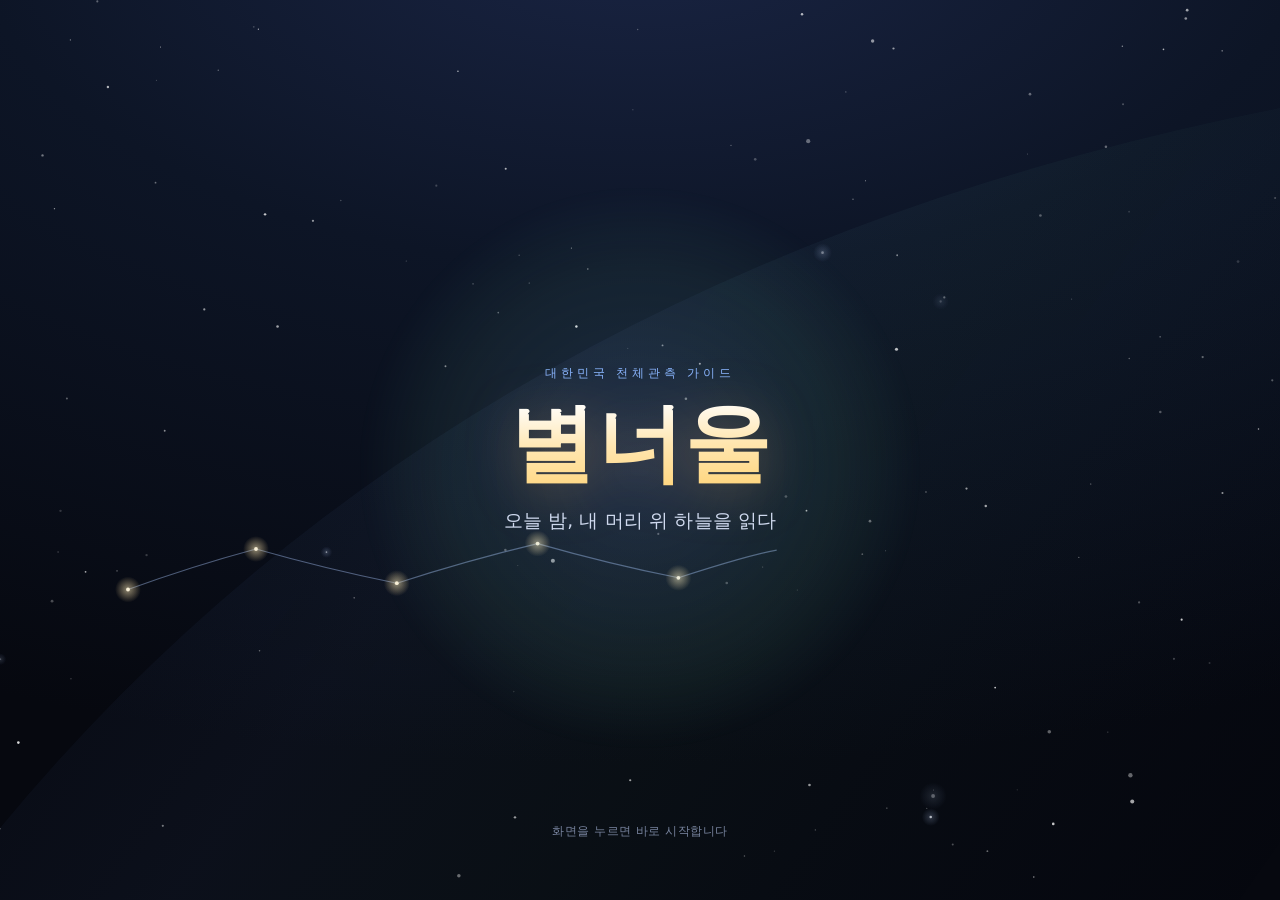
<file: 별밤지도.html>
<!DOCTYPE html>
<html lang="ko"><head><meta charset="utf-8">
<meta http-equiv="refresh" content="0; url=별너울지도.html">
<title>별너울 — 단일 파일판</title>
<link rel="canonical" href="별너울지도.html">
</head><body style="background:#05070f;color:#eef2fb;font-family:system-ui,sans-serif;padding:40px;text-align:center">
<p>이 페이지는 이름이 바뀌었습니다.</p>
<p><a style="color:#ffd479" href="별너울지도.html">별너울지도.html</a> 로 이동합니다.</p>
</body></html>
</file>
<file: styles.css>
/* =========================================================================
   별너울 — styles.css
   다크 천문 테마 + 레드라이트(야간 관측) 모드 + 반응형
   ========================================================================= */

/* ---------------------------------------------------------------- 토큰 */
:root {
  --bg: #05070f;
  --bg-2: #080c18;
  --bg-3: #0b1120;
  --panel: rgba(17, 24, 41, 0.72);
  --panel-solid: #0d1322;
  --panel-hi: rgba(28, 38, 62, 0.85);
  --border: rgba(255, 255, 255, 0.09);
  --border-hi: rgba(255, 255, 255, 0.18);
  --text: #eef2fb;
  --muted: #9aa6c0;
  --faint: #7c88a3;
  --accent: #ffd479;
  --accent-soft: rgba(255, 212, 121, 0.14);
  --accent-2: #7ee0c0;
  --accent-2-soft: rgba(126, 224, 192, 0.14);
  --accent-3: #8ab6ff;
  --danger: #ff7a6e;
  --ok: #6ee7a8;
  --radius: 18px;
  --radius-sm: 12px;
  --shadow: 0 20px 50px -20px rgba(0, 0, 0, 0.8);
  --font: "Pretendard", -apple-system, BlinkMacSystemFont, "Apple SD Gothic Neo",
          "Malgun Gothic", "맑은 고딕", "Noto Sans KR", system-ui, sans-serif;
  --mono: "SF Mono", "JetBrains Mono", Menlo, Consolas, monospace;
  color-scheme: dark;
}

/* 레드라이트: 모든 색을 적색 계열로. 간상세포(로돕신) 보호 목적 */
body.red {
  --bg: #080000;
  --bg-2: #0b0101;
  --bg-3: #100202;
  --panel: rgba(46, 8, 5, 0.8);
  --panel-solid: #1a0402;
  --panel-hi: rgba(66, 12, 8, 0.9);
  --border: rgba(255, 90, 60, 0.22);
  --border-hi: rgba(255, 110, 80, 0.4);
  --text: #ea8567;
  --muted: #b05540;
  --faint: #a3543f;
  --accent: #ff6a3d;
  --accent-soft: rgba(255, 106, 61, 0.16);
  --accent-2: #ff8a5c;
  --accent-2-soft: rgba(255, 138, 92, 0.16);
  --accent-3: #ff5f45;
  --danger: #ff5a3c;
  --ok: #ff9a72;
  color-scheme: dark;
}
body.red .hero-glow { background: radial-gradient(circle, rgba(200, 40, 20, .35), transparent 70%); }
body.red .grad { background: linear-gradient(92deg, #ff8a5c, #ff5f45 60%, #d94a2c); -webkit-background-clip: text; background-clip: text; }
body.red .summary-card { background: linear-gradient(160deg, rgba(70, 14, 9, .95), rgba(20, 4, 2, .95)); }
body.red .night-bar { filter: hue-rotate(-25deg) saturate(1.6) brightness(.75); }
body.red .skymap-wrap { filter: hue-rotate(-30deg) saturate(1.4); }
body.red .moon-lit { fill: #ff6a3d !important; }
body.red #scoreArc { stroke: #ff6a3d !important; }

/* ---------------------------------------------------------------- 기본 */
* { box-sizing: border-box; }
[hidden] { display: none !important; }
html { scroll-behavior: smooth; scroll-padding-top: 74px; -webkit-text-size-adjust: 100%; }
body {
  margin: 0;
  font-family: var(--font);
  background:
    radial-gradient(1100px 600px at 78% -8%, rgba(60, 90, 160, 0.16), transparent 60%),
    radial-gradient(900px 500px at 12% 4%, rgba(120, 80, 180, 0.10), transparent 60%),
    var(--bg);
  color: var(--text);
  line-height: 1.62;
  letter-spacing: -0.01em;
  -webkit-font-smoothing: antialiased;
  overflow-x: hidden;
}
body.red {
  background:
    radial-gradient(1100px 600px at 78% -8%, rgba(120, 20, 10, 0.18), transparent 60%),
    radial-gradient(900px 500px at 12% 4%, rgba(90, 15, 8, 0.14), transparent 60%),
    var(--bg);
}
h1, h2, h3, h4 { line-height: 1.3; letter-spacing: -0.025em; margin: 0 0 .5em; font-weight: 700; }
h1 { font-size: clamp(1.9rem, 5.2vw, 3.5rem); letter-spacing: -0.04em; }
h2 { font-size: clamp(1.35rem, 3.2vw, 2.1rem); }
h3 { font-size: 1.05rem; }
p { margin: 0 0 1em; }
a { color: var(--accent-3); text-decoration: none; }
a:hover { text-decoration: underline; }
ul { margin: 0; padding-left: 1.1em; }
button { font-family: inherit; }
::selection { background: rgba(255, 212, 121, .25); }
:focus-visible { outline: 2px solid var(--accent); outline-offset: 2px; border-radius: 6px; }

.wrap { max-width: 1180px; margin: 0 auto; padding: 0 20px; }
.grad {
  background: linear-gradient(92deg, #ffd479, #ffe9b8 40%, #7ee0c0 100%);
  -webkit-background-clip: text; background-clip: text;
  color: transparent; -webkit-text-fill-color: transparent;
  padding-right: .06em; box-decoration-break: clone; -webkit-box-decoration-break: clone;
}
.eyebrow {
  font-size: .78rem; letter-spacing: .16em; text-transform: uppercase;
  color: var(--accent-2); font-weight: 700; margin: 0 0 .6em;
}
.muted { color: var(--muted); }
.small { font-size: .84rem; }

/* ------------------------------------------------------------ 건너뛰기 링크 */
.skip-link {
  position: absolute; left: 12px; top: -60px; z-index: 200;
  background: var(--accent); color: #1a1408; font-weight: 800;
  padding: 10px 16px; border-radius: 0 0 10px 10px; transition: top .2s;
}
.skip-link:focus { top: 0; text-decoration: none; }

/* ---------------------------------------------------------------- 헤더 */
.site-header {
  position: sticky; top: 0; z-index: 60;
  backdrop-filter: blur(18px) saturate(1.4);
  -webkit-backdrop-filter: blur(18px) saturate(1.4);
  background: rgba(5, 7, 15, .72);
  border-bottom: 1px solid var(--border);
}
body.red .site-header { background: rgba(8, 0, 0, .8); }
.header-inner {
  max-width: 1240px; margin: 0 auto; padding: 8px 16px;
  display: flex; align-items: center; gap: 14px;
  min-height: 58px;
}
.brand { display: flex; align-items: center; gap: 10px; color: var(--accent); flex: 0 0 auto; }
.brand:hover { text-decoration: none; }
.brand-mark { display: grid; place-items: center; filter: drop-shadow(0 0 12px rgba(255, 212, 121, .35)); }
.brand-text { display: flex; flex-direction: column; line-height: 1.15; }
.brand-text strong { color: var(--text); font-size: 1.06rem; letter-spacing: -0.03em; }
.brand-text small { color: var(--faint); font-size: .64rem; letter-spacing: .02em; }

.main-nav { display: flex; gap: 2px; margin-left: auto; overflow-x: auto; scrollbar-width: none; }
.main-nav::-webkit-scrollbar { display: none; }
.nav-link {
  color: var(--muted); font-size: .86rem; font-weight: 600;
  padding: 8px 11px; border-radius: 99px; white-space: nowrap;
  transition: color .18s, background .18s;
}
.nav-link:hover { color: var(--text); background: rgba(255, 255, 255, .05); text-decoration: none; }
.nav-link.is-active { color: #10131c; background: var(--accent); }
body.red .nav-link.is-active { color: #1a0402; }

.header-tools { display: flex; align-items: center; gap: 6px; flex: 0 0 auto; }
.icon-btn {
  display: inline-flex; align-items: center; gap: 6px;
  padding: 8px 11px; border-radius: 99px; cursor: pointer;
  background: rgba(255, 255, 255, .05); color: var(--muted);
  border: 1px solid var(--border); font-size: .78rem; font-weight: 600;
  transition: all .18s;
}
.icon-btn:hover { color: var(--text); border-color: var(--border-hi); }
.icon-btn[aria-pressed="true"] { color: #1a0402; background: var(--accent); border-color: var(--accent); }
.icon-btn[aria-pressed="true"] .tool-label { color: #1a0402; }
.nav-toggle { display: none; }
.font-ctrl { display: flex; gap: 2px; margin-right: 2px; }
.icon-btn-sm { padding: 7px 9px; font-size: .74rem; font-weight: 800; letter-spacing: 0; }
.icon-btn-sm[aria-disabled="true"] { opacity: .35; }

/* ---------------------------------------------------------------- 섹션 */
.section { padding: 68px 0; position: relative; }
.section-alt { background: linear-gradient(180deg, transparent, rgba(255, 255, 255, .018) 12%, rgba(255, 255, 255, .018) 88%, transparent); }
.section-hero { padding-top: 34px; }
.section-head { max-width: 780px; margin-bottom: 28px; }
.section-sub { color: var(--muted); font-size: .98rem; margin: 0; }

/* 히어로 배경 */
.hero-sky { position: absolute; inset: 0; overflow: hidden; pointer-events: none; }
.hero-glow {
  position: absolute; width: 900px; height: 900px; left: 50%; top: -520px; transform: translateX(-50%);
  background: radial-gradient(circle, rgba(90, 120, 220, .22), transparent 68%);
  border-radius: 50%;
}
.hero-stars { position: absolute; inset: 0; width: 100%; height: 100%; opacity: .75; }
.hero-head { position: relative; margin-bottom: 26px; }
.hero-head h1 { margin-bottom: .35em; }
.hero-sub { color: var(--muted); font-size: 1rem; max-width: 620px; }

/* ---------------------------------------------------------- 컨트롤 패널 */
.control-panel {
  position: relative;
  background: var(--panel); border: 1px solid var(--border);
  border-radius: var(--radius); padding: 14px 16px; margin-bottom: 16px;
  backdrop-filter: blur(14px);
}
.control-row { display: flex; flex-wrap: wrap; gap: 10px; align-items: flex-end; }
/* 시·도 → 시·군·구 2단계 선택 */
.control-row-region .field-prov { flex: 0 0 196px; }
.control-row-region .field-dist { flex: 1 1 232px; max-width: 280px; }
.control-row-region #btnGeo { flex: 0 0 auto; }
.control-row-region .field-date { flex: 0 0 176px; }
.control-row-region .field-time { flex: 1 1 168px; max-width: 220px; }
.control-row-region .field select { min-width: 0; width: 100%; }
.region-hint { font-size: .72rem; color: var(--faint); line-height: 1.4; }
.control-row-sub { margin-top: 10px; align-items: center; }
.field { display: flex; flex-direction: column; gap: 4px; min-width: 0; }
.field-label { font-size: .72rem; font-weight: 700; color: var(--faint); letter-spacing: .02em; }
.field-hint { font-size: .7rem; color: var(--faint); }
.field select, .field input, .field textarea {
  background: rgba(6, 10, 20, .75); color: var(--text);
  border: 1px solid var(--border-hi); border-radius: 10px;
  padding: 9px 11px; font-size: .94rem; font-family: inherit; min-width: 0;
  transition: border-color .18s, background .18s;
}
.field select { min-width: 150px; }
.field input[type="date"], .field input[type="time"] { min-width: 138px; }
.field input:focus, .field select:focus, .field textarea:focus { border-color: var(--accent); }
/* 키보드로 이동할 때는 테두리만이 아니라 뚜렸한 포커스 링도 보이게 (WCAG 2.4.7) */
.field input:focus-visible, .field select:focus-visible, .field textarea:focus-visible { outline: 2px solid var(--accent); outline-offset: 1px; }
.field-date, .field-time { position: relative; }
.field-time .mini-btn { position: absolute; right: 4px; top: 21px; }
.field-time input { padding-right: 46px; }
.field-sm { flex-direction: row; align-items: center; gap: 6px; }
.field-sm input { width: 110px; }
.field-inline { flex-direction: row; align-items: center; gap: 8px; }
.field-inline input { flex: 1; }
.field-inline select { min-width: 90px; }
.coord-note { font-size: .76rem; color: var(--faint); font-variant-numeric: tabular-nums; }
.custom-coords { display: flex; gap: 8px; align-items: center; flex-wrap: wrap; width: 100%; }
.link-btn {
  background: none; border: none; color: var(--accent-3); font-size: .8rem;
  font-weight: 600; cursor: pointer; padding: 2px 0; text-decoration: underline;
  text-underline-offset: 3px;
}
.inline-link { background: none; border: none; color: var(--accent-3); font: inherit; cursor: pointer; padding: 0; text-decoration: underline; }

/* ------------------------------------------------------------- 버튼 */
.btn {
  display: inline-flex; align-items: center; justify-content: center; gap: 7px;
  border-radius: 11px; border: 1px solid var(--border-hi);
  background: rgba(255, 255, 255, .05); color: var(--text);
  padding: 10px 16px; font-size: .9rem; font-weight: 700; cursor: pointer;
  transition: transform .12s, background .18s, border-color .18s;
}
.btn:hover { background: rgba(255, 255, 255, .09); }
.btn:active { transform: scale(.985); }
.btn-primary {
  background: linear-gradient(180deg, #ffdd93, #ffc95c); color: #1a1408;
  border-color: transparent; box-shadow: 0 10px 26px -12px rgba(255, 200, 90, .7);
}
.btn-primary:hover { background: linear-gradient(180deg, #ffe6a8, #ffd479); }
.btn-ghost { background: transparent; }
.btn-sm { padding: 7px 12px; font-size: .8rem; }
.btn-block { width: 100%; }
.btn-row { display: flex; gap: 8px; flex-wrap: wrap; }
.mini-btn {
  background: rgba(255, 255, 255, .07); border: 1px solid var(--border);
  color: var(--muted); border-radius: 8px; padding: 3px 9px;
  font-size: .74rem; font-weight: 700; cursor: pointer;
}
.mini-btn:hover { color: var(--text); border-color: var(--border-hi); }
/* '지금' 추적 중 — 시각 칸이 현재 시각을 따라가는 동안 버튼도 켜진 모양으로 */
#btnNow[aria-pressed="true"] { background: var(--accent-soft); color: var(--accent); border-color: rgba(255, 212, 121, .4); }
body.red #btnNow[aria-pressed="true"] { background: rgba(255, 106, 61, .18); color: #ffb08a; border-color: rgba(255, 120, 80, .4); }

/* ------------------------------------------------------- 10초 요약 카드 */
/* 지금이 낮일 때만 보이는 안내 — 현재 하늘 기준 값임을 알리고 밤 22:00로 한 번에 바꾼다 */
.day-note {
  display: flex; align-items: center; justify-content: space-between; gap: 10px 14px;
  flex-wrap: wrap; margin: 0 0 12px; padding: 10px 14px;
  border-radius: 14px; font-size: .82rem; line-height: 1.5; color: #ffe7b4;
  background: linear-gradient(120deg, rgba(255, 200, 96, .13), rgba(255, 212, 121, .05));
  border: 1px solid rgba(255, 212, 121, .34);
}
.day-note[hidden] { display: none; }
.day-note .mini-btn { flex: none; color: #ffe7b4; border-color: rgba(255, 212, 121, .45); }
.day-note .mini-btn:hover { color: #fff6df; border-color: rgba(255, 212, 121, .8); }
@media (max-width: 520px) {
  .day-note { font-size: .78rem; padding: 9px 12px; }
  .day-note .mini-btn { width: 100%; padding: 7px 10px; }
}

.summary-card {
  position: relative; display: grid; grid-template-columns: 1fr 268px; gap: 0;
  background: linear-gradient(160deg, rgba(30, 42, 74, .92), rgba(10, 15, 28, .96));
  border: 1px solid var(--border-hi); border-radius: 24px;
  box-shadow: var(--shadow); overflow: hidden;
}
.summary-card::before {
  content: ""; position: absolute; inset: 0;
  background: radial-gradient(600px 200px at 10% 0%, rgba(255, 212, 121, .10), transparent 70%);
  pointer-events: none;
}
.summary-main { padding: 22px 24px; min-width: 0; }
.summary-head { display: flex; align-items: baseline; gap: 10px; flex-wrap: wrap; margin-bottom: 14px; }
.summary-date { font-size: 1.05rem; font-weight: 800; }
.summary-place { font-size: .82rem; color: var(--accent-2); font-weight: 700; }
.summary-grid { display: grid; grid-template-columns: auto 1fr auto; gap: 18px; align-items: center; }
.sum-moon { display: flex; align-items: center; gap: 12px; }
.sum-moon-meta { display: flex; flex-direction: column; gap: 1px; }
.sum-moon-meta strong { font-size: .95rem; }
.sum-moon-meta span { font-size: .8rem; color: var(--muted); }
.moon-svg-wrap { width: 78px; height: 78px; flex: 0 0 auto; display: grid; place-items: center; }
.moon-svg-wrap svg { width: 100%; height: 100%; overflow: visible; }
.moon-large { width: 150px; height: 150px; }
.sum-label { font-size: .72rem; color: var(--faint); font-weight: 700; letter-spacing: .04em; text-transform: uppercase; }
.sum-big { display: block; font-size: 1.3rem; font-variant-numeric: tabular-nums; letter-spacing: -0.02em; }
.sum-small { font-size: .78rem; color: var(--muted); }
.sum-score { display: flex; flex-direction: column; align-items: center; gap: 4px; text-align: center; }
.score-ring { position: relative; width: 88px; height: 88px; }
.score-ring span {
  position: absolute; inset: 0; display: grid; place-items: center;
  font-size: 1.25rem; font-weight: 800; font-variant-numeric: tabular-nums;
}
#scoreArc { transition: stroke-dashoffset .9s cubic-bezier(.2, .8, .2, 1); }
.sum-top3 { margin-top: 16px; display: flex; flex-direction: column; gap: 6px; }
.top3-item {
  display: flex; align-items: center; gap: 10px;
  background: rgba(255, 255, 255, .045); border: 1px solid var(--border);
  border-radius: 12px; padding: 8px 12px; font-size: .88rem;
}
.top3-rank {
  width: 22px; height: 22px; border-radius: 50%; flex: 0 0 auto;
  display: grid; place-items: center; font-size: .72rem; font-weight: 800;
  background: var(--accent-soft); color: var(--accent);
}
.top3-item strong { font-size: .92rem; }
.top3-why { color: var(--muted); font-size: .78rem; margin-left: auto; text-align: right; white-space: nowrap; }
.summary-side {
  border-left: 1px solid var(--border); padding: 20px;
  display: flex; flex-direction: column; gap: 7px;
  background: rgba(5, 8, 16, .35);
}
.sum-side-row { display: flex; justify-content: space-between; gap: 8px; font-size: .82rem; }
.sum-side-row span { color: var(--faint); }
.sum-side-row strong { font-variant-numeric: tabular-nums; }
.summary-side .btn { margin-top: 8px; }
.side-hint { font-size: .7rem; color: var(--faint); margin: 0; text-align: center; }

/* ------------------------------------------------------------- 패널 */
.panel {
  background: var(--panel); border: 1px solid var(--border);
  border-radius: var(--radius); padding: 18px 20px; margin-top: 16px;
  backdrop-filter: blur(12px);
}
.panel-head { display: flex; align-items: baseline; justify-content: space-between; gap: 10px; flex-wrap: wrap; margin-bottom: 12px; }
.panel-head h2 { font-size: 1.08rem; margin: 0; }
.panel-note { font-size: .75rem; color: var(--faint); }
.panel-foot { font-size: .74rem; color: var(--faint); margin: 10px 0 0; }
.grid-2 { display: grid; grid-template-columns: 1fr 1fr; gap: 16px; margin-top: 16px; }
.grid-2 .panel { margin-top: 0; }

/* --------------------------------------------------------- 밤 타임라인 */
.timeline-panel { margin-top: 16px; }
.night-bar {
  position: relative; display: flex; height: 54px; border-radius: 12px; overflow: hidden;
  border: 1px solid var(--border);
}
.night-seg { position: relative; display: grid; place-items: center; font-size: .68rem; color: rgba(255, 255, 255, .8); }
.night-seg span { position: absolute; bottom: 4px; white-space: nowrap; font-weight: 700; opacity: .9; }
.seg-day { background: linear-gradient(180deg, #2a4a7a, #1b2c49); }
.seg-civil { background: linear-gradient(180deg, #3a4f7d, #1d2a45); }
.seg-naut { background: linear-gradient(180deg, #1a2743, #0d1526); }
.seg-astro { background: linear-gradient(180deg, #0e1830, #070d1a); }
.seg-dark { background: linear-gradient(180deg, #060a14, #02040a); }
.moon-overlay {
  position: absolute; top: 0; bottom: 0;
  background: linear-gradient(180deg, rgba(255, 236, 180, .22), rgba(255, 236, 180, .05));
  border-left: 1px dashed rgba(255, 236, 180, .4); border-right: 1px dashed rgba(255, 236, 180, .4);
  pointer-events: none;
}
.night-marker { position: absolute; top: 0; bottom: 0; width: 2px; background: var(--accent); box-shadow: 0 0 8px rgba(255, 212, 121, .6); }
/* 라벨은 바(overflow:hidden) 안쪽에 두어 잘리지 않게 합니다 */
.night-marker::after {
  content: attr(data-label); position: absolute; top: 2px; left: 3px;
  font-size: .6rem; color: #201703; background: var(--accent);
  padding: 1px 5px; border-radius: 4px; white-space: nowrap; font-weight: 800;
}
.night-legend { display: flex; flex-wrap: wrap; gap: 12px; margin-top: 14px; font-size: .74rem; color: var(--muted); }
.night-legend span { display: inline-flex; align-items: center; gap: 5px; }
.dot { width: 9px; height: 9px; border-radius: 2px; display: inline-block; }
.dot-day { background: #2a4a7a; } .dot-civil { background: #3a4f7d; }
.dot-naut { background: #1a2743; } .dot-astro { background: #0e1830; }
.dot-dark { background: #02040a; border: 1px solid #333; } .dot-moon { background: rgba(255, 236, 180, .5); }

/* ------------------------------------------------------------- 전천 지도 */
.skymap-wrap { position: relative; display: grid; place-items: center; touch-action: pan-y; overflow: hidden; border-radius: 12px; }
#skyMap {
  width: 100%; max-width: 430px; height: auto; display: block;
  touch-action: pan-y; transform-origin: 50% 50%; will-change: transform;
}
.skymap-wrap.is-zoomed #skyMap { touch-action: none; cursor: grab; }
.skymap-wrap.is-zoomed #skyMap:active { cursor: grabbing; }
.skymap-zoom-reset {
  position: absolute; right: 8px; top: 8px; z-index: 3;
  font-size: .72rem; font-weight: 800; padding: 6px 11px; border-radius: 99px;
  background: rgba(4, 8, 16, .84); border: 1px solid var(--border-hi); color: var(--text);
  cursor: pointer; backdrop-filter: blur(6px); font-variant-numeric: tabular-nums;
}
.skymap-zoom-reset:hover { background: rgba(255, 255, 255, .16); }
.skymap-hint { font-size: .7rem; color: var(--faint); text-align: center; margin: 8px 0 0; }
.sky-label { font-size: 9px; fill: var(--faint); font-family: var(--font); }
.sky-cardinal { font-size: 12px; font-weight: 800; fill: var(--muted); font-family: var(--font); }
.sky-star-label { font-size: 9.5px; font-weight: 600; fill: rgba(255, 255, 255, .82); font-family: var(--font); paint-order: stroke; stroke: rgba(2, 6, 14, .55); stroke-width: 2px; stroke-linejoin: round; }
.sky-planet-label { font-size: 10px; font-weight: 800; font-family: var(--font); }
.sky-dso-label { font-size: 8px; fill: rgba(126, 224, 192, .8); font-family: var(--font); }

/* --------------------------------------------------------------- 달 카드 */
.moon-detail { display: flex; gap: 18px; align-items: center; margin-bottom: 10px; }
.moon-facts { display: grid; grid-template-columns: 1fr; gap: 5px; font-size: .84rem; }
.moon-facts div { display: flex; justify-content: space-between; align-items: baseline; gap: 8px; border-bottom: 1px dotted var(--border); padding-bottom: 3px; }
.moon-facts span { color: var(--faint); }
.sun-facts { display: grid; gap: 4px; font-size: .82rem; }
.sun-facts div { display: flex; justify-content: space-between; gap: 8px; border-bottom: 1px dotted var(--border); padding-bottom: 3px; }
.sun-facts span { color: var(--faint); }

/* --------------------------------------------------------------- 표 */
.table-scroll { overflow-x: auto; margin: 0 -6px; padding: 0 6px; }
.data-table { width: 100%; border-collapse: collapse; font-size: .84rem; min-width: 620px; }
.data-table th {
  text-align: left; font-size: .7rem; color: var(--faint); font-weight: 700;
  padding: 8px 8px; border-bottom: 1px solid var(--border); white-space: nowrap;
  text-transform: uppercase; letter-spacing: .04em;
}
.data-table td { padding: 9px 8px; border-bottom: 1px solid rgba(255, 255, 255, .05); font-variant-numeric: tabular-nums; }
.data-table tr:last-child td { border-bottom: none; }
.data-table .pname { font-weight: 700; white-space: nowrap; }
.data-table .dot-color { display: inline-block; width: 8px; height: 8px; border-radius: 50%; margin-right: 6px; vertical-align: 1px; }
.badge {
  display: inline-block; padding: 2px 8px; border-radius: 99px; font-size: .68rem;
  font-weight: 800; white-space: nowrap; border: 1px solid transparent;
}
.badge-good { background: rgba(110, 231, 168, .14); color: var(--ok); border-color: rgba(110, 231, 168, .25); }
.badge-mid { background: rgba(255, 212, 121, .14); color: var(--accent); border-color: rgba(255, 212, 121, .25); }
.badge-bad { background: rgba(255, 122, 110, .13); color: var(--danger); border-color: rgba(255, 122, 110, .22); }

/* --------------------------------------------------------- 장비 탭 · 추천 */
.tier-tabs { display: flex; gap: 6px; flex-wrap: wrap; margin-bottom: 12px; }
.tier-tab {
  border: 1px solid var(--border); background: rgba(255, 255, 255, .04);
  color: var(--muted); border-radius: 99px; padding: 7px 14px;
  font-size: .82rem; font-weight: 700; cursor: pointer; transition: all .18s;
  display: inline-flex; align-items: center; gap: 6px;
}
.tier-tab:hover { color: var(--text); }
.tier-tab.is-active { background: var(--accent); color: #1a1408; border-color: var(--accent); }
.tier-tab svg { width: 15px; height: 15px; }
.target-list { display: grid; gap: 8px; }
.target-item {
  display: grid; grid-template-columns: 1fr auto; gap: 4px 12px;
  padding: 11px 13px; border-radius: 12px;
  background: rgba(255, 255, 255, .035); border: 1px solid var(--border);
  cursor: pointer; transition: background .16s, border-color .16s;
}
.target-item:hover { background: rgba(255, 255, 255, .065); border-color: var(--border-hi); }
.target-item strong { font-size: .92rem; }
.target-item .t-sub { font-size: .76rem; color: var(--muted); }
.target-item .t-geo { font-size: .76rem; color: var(--faint); text-align: right; font-variant-numeric: tabular-nums; white-space: nowrap; }
.state-tag {
  font-size: .64rem; font-weight: 800; padding: 2px 7px; border-radius: 99px;
  background: var(--accent-soft); color: var(--accent); margin-left: 4px; vertical-align: 1px;
}
.t-flags { display: flex; gap: 5px; flex-wrap: wrap; margin-top: 5px; }
.flag {
  font-size: .64rem; font-weight: 700; padding: 1px 7px; border-radius: 99px;
  background: rgba(255, 255, 255, .07); color: var(--muted); border: 1px solid var(--border);
}
.flag-warn { background: rgba(255, 122, 110, .12); color: #ffa396; border-color: rgba(255, 122, 110, .28); }

/* ------------------------------------------------------ 시간대별 계획 */
.hourly-plan { display: grid; grid-template-columns: repeat(auto-fit, minmax(132px, 1fr)); gap: 8px; }
.hour-cell {
  background: rgba(255, 255, 255, .035); border: 1px solid var(--border);
  border-radius: 12px; padding: 10px 12px; display: flex; flex-direction: column; gap: 2px;
}
.hour-time { font-size: .78rem; font-weight: 800; color: var(--accent-2); font-variant-numeric: tabular-nums; }
.hour-obj { font-size: .88rem; font-weight: 700; cursor: pointer; }
.hour-obj:hover { color: var(--accent); }
.hour-meta { font-size: .7rem; color: var(--faint); }
.hour-moon { font-size: .66rem; color: var(--faint); margin-top: 2px; }

/* ------------------------------------------------------ 이번 달 어두운 밤 */
.best-nights { display: grid; grid-template-columns: repeat(auto-fit, minmax(210px, 1fr)); gap: 10px; }
.best-night {
  background: linear-gradient(160deg, rgba(255, 212, 121, .08), rgba(255, 255, 255, .02));
  border: 1px solid rgba(255, 212, 121, .22); border-radius: 14px; padding: 12px 14px;
}
.bn-date { font-size: .95rem; font-weight: 800; }
.bn-date small { font-weight: 600; color: var(--faint); }
.bn-now { font-size: .62rem; background: var(--accent); color: #1a1408; border-radius: 99px; padding: 1px 6px; margin-left: 4px; font-weight: 800; }
.bn-score { font-size: 1.5rem; font-weight: 800; color: var(--accent); line-height: 1.2; }
.bn-meta { font-size: .72rem; color: var(--muted); margin-bottom: 8px; }
.bn-btn { width: 100%; }

/* -------------------------------------------------- 도감 상세 · 조견표 */
.views-table { display: flex; flex-direction: column; gap: 6px; }
.views-row { display: grid; grid-template-columns: 56px 1fr; gap: 10px; align-items: start; }
.views-row span { font-size: .7rem; font-weight: 800; color: var(--accent-2); padding-top: 2px; }
.views-row p { font-size: .84rem; color: var(--muted); margin: 0; }
.md-find { background: rgba(126, 224, 192, .07); border-radius: 12px; padding: 10px 14px; }
.md-find h3 { color: var(--accent-2); }
.md-principle { margin-top: 16px; }
.calc-explain { font-size: .8rem; color: var(--muted); line-height: 1.7; margin: 4px 0 0; }
.calc-explain strong { color: var(--accent-2); font-size: .74rem; letter-spacing: .04em; }

/* --------------------------------------------------------------- 필터 */
.filter-bar { display: flex; flex-direction: column; gap: 9px; margin-bottom: 14px; }
.search-box {
  display: flex; align-items: center; gap: 8px; padding: 9px 13px;
  background: rgba(255, 255, 255, .04); border: 1px solid var(--border);
  border-radius: 12px; color: var(--faint); max-width: 440px;
}
.search-box input { flex: 1; background: none; border: none; outline: none; color: var(--text); font-size: .92rem; font-family: inherit; }
.search-box:focus-within { border-color: var(--accent); }
.search-box input:focus-visible { outline: 2px solid var(--accent); outline-offset: 2px; border-radius: 6px; }
.chip-row { display: flex; gap: 6px; flex-wrap: wrap; }
.chip {
  border: 1px solid var(--border); background: rgba(255, 255, 255, .035);
  color: var(--muted); border-radius: 99px; padding: 5px 12px;
  font-size: .78rem; font-weight: 600; cursor: pointer; transition: all .16s; white-space: nowrap;
}
.chip:hover { color: var(--text); border-color: var(--border-hi); }
.chip.is-active { background: var(--accent-2-soft); color: var(--accent-2); border-color: rgba(126, 224, 192, .4); }
.result-count { font-size: .78rem; color: var(--faint); margin: 0 0 12px; }

/* ----------------------------------------------------------- 도감 카드 */
.catalog-grid { display: grid; grid-template-columns: repeat(auto-fill, minmax(268px, 1fr)); gap: 12px; }
.obj-card {
  position: relative; text-align: left; width: 100%;
  background: linear-gradient(165deg, rgba(24, 33, 56, .75), rgba(10, 15, 26, .9));
  border: 1px solid var(--border); border-radius: var(--radius);
  padding: 16px; cursor: pointer; color: var(--text); font: inherit;
  transition: transform .18s, border-color .18s, box-shadow .18s;
  display: flex; flex-direction: column; gap: 8px;
}
.obj-card:hover { transform: translateY(-2px); border-color: var(--border-hi); box-shadow: 0 16px 34px -20px rgba(0, 0, 0, .9); }
.obj-card-top { display: flex; align-items: flex-start; justify-content: space-between; gap: 8px; }
.obj-name { font-size: 1.02rem; font-weight: 800; letter-spacing: -0.02em; }
.obj-sub { font-size: .72rem; color: var(--faint); font-family: var(--mono); }
.obj-brief { font-size: .82rem; color: var(--muted); margin: 0; display: -webkit-box; -webkit-line-clamp: 2; -webkit-box-orient: vertical; overflow: hidden; }
.obj-meta { display: flex; gap: 10px; flex-wrap: wrap; font-size: .72rem; color: var(--faint); }
.obj-meta b { color: var(--muted); font-weight: 700; }
.obj-card-foot { display: flex; align-items: center; justify-content: space-between; margin-top: auto; padding-top: 4px; }
.diff { display: inline-flex; gap: 2px; }
.diff i { width: 5px; height: 5px; border-radius: 50%; background: rgba(255, 255, 255, .16); display: inline-block; }
.diff i.on { background: var(--accent); }
.geo-now { font-size: .72rem; color: var(--accent-2); font-variant-numeric: tabular-nums; }
.type-tag {
  font-size: .66rem; font-weight: 800; padding: 2px 8px; border-radius: 99px;
  background: rgba(138, 182, 255, .13); color: var(--accent-3); border: 1px solid rgba(138, 182, 255, .2);
  white-space: nowrap;
}
.type-tag.t-성운, .type-tag.t-초신성-잔해 { background: rgba(126, 224, 192, .12); color: var(--accent-2); border-color: rgba(126, 224, 192, .22); }
.type-tag.t-은하 { background: rgba(178, 140, 255, .13); color: #c3a8ff; border-color: rgba(178, 140, 255, .22); }
.type-tag.t-행성, .type-tag.t-외계행성 { background: rgba(255, 212, 121, .14); color: var(--accent); border-color: rgba(255, 212, 121, .24); }

/* ------------------------------------------------------------- 계산기 */
.section-alt .panel { background: rgba(14, 20, 35, .6); }
.lab-tabs { display: flex; gap: 6px; margin-bottom: 14px; flex-wrap: wrap; }
.lab-tab {
  border: 1px solid var(--border); background: rgba(255, 255, 255, .04); color: var(--muted);
  padding: 9px 16px; border-radius: 11px; font-size: .86rem; font-weight: 700; cursor: pointer;
}
.lab-tab.is-active { background: var(--panel-hi); color: var(--text); border-color: var(--border-hi); }
.lab-panel { display: none; }
.lab-panel.is-active { display: block; animation: fadeUp .3s ease; }
@keyframes fadeUp { from { opacity: 0; transform: translateY(6px); } to { opacity: 1; transform: none; } }
.calc-layout { display: grid; grid-template-columns: 320px 1fr; gap: 24px; }
.calc-inputs { display: flex; flex-direction: column; gap: 10px; }
.calc-inputs h3 { font-size: .92rem; color: var(--accent-2); margin-bottom: 2px; }
.calc-help { font-size: .78rem; color: var(--faint); }
.calc-inputs .field input, .calc-inputs .field select { width: 100%; }
.calc-results { display: flex; flex-direction: column; gap: 10px; }
.result-grid { display: grid; grid-template-columns: repeat(auto-fit, minmax(140px, 1fr)); gap: 10px; }
.result-card {
  background: rgba(255, 255, 255, .04); border: 1px solid var(--border);
  border-radius: 14px; padding: 12px 14px; display: flex; flex-direction: column; gap: 2px;
}
.result-card.accent { background: linear-gradient(160deg, var(--accent-soft), rgba(255, 255, 255, .03)); border-color: rgba(255, 212, 121, .3); }
.result-card.wide { grid-column: 1 / -1; }
.result-label { font-size: .72rem; color: var(--faint); font-weight: 700; }
.result-card strong { font-size: 1.4rem; font-variant-numeric: tabular-nums; letter-spacing: -0.02em; }
.result-card.accent strong { color: var(--accent); }
.result-note { font-size: .72rem; color: var(--faint); }
.note-text { font-size: .92rem !important; font-weight: 600 !important; }
.bar-track { height: 7px; background: rgba(255, 255, 255, .08); border-radius: 99px; overflow: hidden; margin: 6px 0; }
.bar-fill { height: 100%; width: 0; border-radius: 99px; background: linear-gradient(90deg, var(--accent-2), var(--accent)); transition: width .5s ease; }
.explain { background: rgba(255, 255, 255, .03); border: 1px solid var(--border); border-radius: 12px; padding: 10px 14px; }
.explain summary { cursor: pointer; font-size: .8rem; font-weight: 700; color: var(--accent-2); }
.explain p { font-size: .82rem; color: var(--muted); margin: 8px 0 0; }

/* --------------------------------------------------------- 초보자 단계 */
.steps { display: grid; grid-template-columns: repeat(auto-fit, minmax(240px, 1fr)); gap: 12px; margin-bottom: 16px; }
.step {
  position: relative; background: var(--panel); border: 1px solid var(--border);
  border-radius: var(--radius); padding: 18px 16px 14px;
}
.step-num {
  display: grid; place-items: center; width: 28px; height: 28px; border-radius: 50%;
  background: var(--accent-soft); color: var(--accent); font-weight: 800; font-size: .82rem;
  margin-bottom: 8px;
}
.step h3 { font-size: .95rem; margin-bottom: .35em; }
.step p { font-size: .82rem; color: var(--muted); margin: 0; }

.equip-ladder { display: grid; grid-template-columns: repeat(auto-fit, minmax(220px, 1fr)); gap: 10px; }
.ladder-item { background: rgba(255, 255, 255, .035); border: 1px solid var(--border); border-radius: 14px; padding: 14px; }
.ladder-top { display: flex; align-items: center; gap: 8px; margin-bottom: 6px; }
.ladder-top svg { width: 20px; height: 20px; color: var(--accent); }
.ladder-top strong { font-size: .92rem; }
.ladder-item p { font-size: .78rem; color: var(--muted); margin: 0 0 6px; }
.ladder-targets { font-size: .74rem; color: var(--accent-2); }

/* ------------------------------------------------ 적위 한계 */
.decl-layout { display: grid; grid-template-columns: 240px 1fr; gap: 20px; align-items: start; }
.decl-input input { width: 100%; }
.decl-result { display: flex; flex-direction: column; gap: 6px; align-items: flex-start; }
.decl-big { font-size: .9rem; color: var(--muted); }
.decl-big strong { font-size: 1.6rem; color: var(--accent); margin-left: 6px; letter-spacing: -0.02em; }
.decl-meta { font-size: .72rem; color: var(--faint); font-variant-numeric: tabular-nums; }
@media (max-width: 640px) { .decl-layout { grid-template-columns: 1fr; gap: 12px; } }

/* ------------------------------------------------ 달 위상 14일 스트립 */
.moon-strip {
  display: grid; grid-template-columns: repeat(7, 1fr); gap: 4px;
  margin: 12px 0 14px; padding: 10px 0; border-top: 1px solid var(--border); border-bottom: 1px solid var(--border);
}
.ms-cell { display: flex; flex-direction: column; align-items: center; gap: 1px; padding: 3px 0; border-radius: 8px; }
.ms-cell.is-today { background: var(--accent-soft); }
.ms-moon { width: 30px; height: 30px; }
.ms-moon svg { width: 100%; height: 100%; }
.ms-date { font-size: .6rem; color: var(--faint); font-variant-numeric: tabular-nums; }
.ms-pct { font-size: .58rem; color: var(--muted); }
.sky-con-name { font-size: 9.5px; font-weight: 700; fill: rgba(176, 204, 255, .78); letter-spacing: .04em; font-family: var(--font); paint-order: stroke; stroke: rgba(2, 6, 14, .5); stroke-width: 2.2px; stroke-linejoin: round; }

/* ------------------------------------------------ 정렬·필터 보조 UI */
.sort-row { display: flex; gap: 14px; align-items: center; flex-wrap: wrap; margin-top: 4px; }
.sort-row select { background: rgba(6, 10, 20, .75); color: var(--text); border: 1px solid var(--border-hi); border-radius: 9px; padding: 6px 9px; font-size: .8rem; }
.check-inline { display: inline-flex; align-items: center; gap: 6px; font-size: .78rem; color: var(--muted); cursor: pointer; }
.check-inline input { accent-color: var(--accent); width: 15px; height: 15px; }
.site-tools, .event-tools { display: flex; justify-content: space-between; align-items: center; gap: 12px; flex-wrap: wrap; margin: 16px 0 12px; }
.site-tools .site-regions, .event-tools .chip-row { margin: 0; }
.site-dist { color: var(--accent); font-weight: 700; }
.mini-btn.is-on { background: var(--accent-soft); color: var(--accent); border-color: rgba(255, 212, 121, .35); }

/* ------------------------------------------------ 스마트폰 촬영 가이드 */
.photo-grid { display: grid; grid-template-columns: 1fr 1fr; gap: 22px; }
.photo-col h3 { font-size: .86rem; color: var(--accent-2); margin: 12px 0 6px; }
.photo-col h3:first-child { margin-top: 0; }
.tick-list { list-style: none; padding: 0; margin: 0 0 6px; display: flex; flex-direction: column; gap: 4px; }
.tick-list li { position: relative; padding-left: 16px; font-size: .82rem; color: var(--muted); }
.tick-list li::before { content: "·"; position: absolute; left: 4px; color: var(--accent); font-weight: 800; }
.tick-list b { color: var(--text); }

/* ------------------------------------------------ noscript */
.noscript-warn { background: #3b1f12; color: #ffd0a8; padding: 14px 20px; font-size: .88rem; text-align: center; }

.glossary-list { display: grid; grid-template-columns: repeat(auto-fill, minmax(280px, 1fr)); gap: 8px; }
.gloss-item { border-bottom: 1px solid var(--border); padding: 7px 0; }
.gloss-item summary { cursor: pointer; font-size: .86rem; font-weight: 700; list-style: none; display: flex; justify-content: space-between; gap: 8px; }
.gloss-item summary::-webkit-details-marker { display: none; }
.gloss-item summary::after { content: "+"; color: var(--faint); font-weight: 400; }
.gloss-item[open] summary::after { content: "−"; }
.gloss-easy { font-size: .76rem; color: var(--accent-2); }
.gloss-item p { font-size: .78rem; color: var(--muted); margin: 6px 0 2px; }

/* --------------------------------------------------------------- 명소 */
.bortle-grid { display: grid; grid-template-columns: repeat(auto-fill, minmax(230px, 1fr)); gap: 8px; }
.bortle-item { border: 1px solid var(--border); border-radius: 12px; padding: 10px 12px; background: rgba(255, 255, 255, .025); }
.bortle-item-top { display: flex; align-items: center; gap: 8px; margin-bottom: 4px; }
.bortle-swatch { width: 22px; height: 22px; border-radius: 6px; border: 1px solid rgba(255, 255, 255, .18); flex: 0 0 auto; }
.bortle-item strong { font-size: .84rem; }
.bortle-item .b-meta { font-size: .7rem; color: var(--faint); margin-left: auto; }
.bortle-item p { font-size: .76rem; color: var(--muted); margin: 0; }
.bortle-item .b-targets { font-size: .72rem; color: var(--accent-2); margin-top: 4px; display: block; }

.site-regions { margin: 16px 0 12px; }
.site-grid { display: grid; grid-template-columns: repeat(auto-fill, minmax(300px, 1fr)); gap: 12px; }
.site-card {
  background: linear-gradient(165deg, rgba(24, 33, 56, .7), rgba(10, 15, 26, .9));
  border: 1px solid var(--border); border-radius: var(--radius); padding: 16px;
  display: flex; flex-direction: column; gap: 6px;
}
.site-top { display: flex; align-items: flex-start; justify-content: space-between; gap: 8px; }
.site-top h3 { font-size: 1rem; margin: 0; }
.site-region-tag { font-size: .68rem; color: var(--faint); font-weight: 700; }
.site-bortle {
  font-size: .7rem; font-weight: 800; padding: 3px 9px; border-radius: 99px;
  background: rgba(126, 224, 192, .12); color: var(--accent-2); border: 1px solid rgba(126, 224, 192, .25);
  white-space: nowrap;
}
.site-stats { display: flex; gap: 12px; font-size: .74rem; color: var(--faint); flex-wrap: wrap; }
.site-card p { font-size: .8rem; color: var(--muted); margin: 0; }
.site-facts { display: grid; gap: 2px; font-size: .76rem; color: var(--muted); }
.site-facts b { color: var(--faint); font-weight: 700; margin-right: 5px; }
.site-tip { font-size: .78rem; color: var(--accent); background: var(--accent-soft); border-radius: 10px; padding: 8px 10px; margin-top: 4px; }
.site-tags { display: flex; gap: 5px; flex-wrap: wrap; }
.site-tag { font-size: .66rem; padding: 2px 7px; border-radius: 99px; background: rgba(255, 255, 255, .06); color: var(--muted); }

/* ------------------------------------------------------ 체크리스트·로그 */
.progress-line { height: 6px; background: rgba(255, 255, 255, .08); border-radius: 99px; overflow: hidden; margin-bottom: 6px; }
.progress-fill { height: 100%; width: 0; background: linear-gradient(90deg, var(--accent-2), var(--accent)); transition: width .4s ease; }
.checklist { display: flex; flex-direction: column; gap: 10px; margin-top: 8px; }
.check-group h4 { font-size: .78rem; color: var(--accent-2); margin: 8px 0 4px; letter-spacing: .04em; }
.check-item { display: flex; align-items: flex-start; gap: 8px; padding: 5px 0; font-size: .85rem; cursor: pointer; }
.check-item input { accent-color: var(--accent); width: 17px; height: 17px; margin-top: 3px; flex: 0 0 auto; }
.check-item.checked span { color: var(--faint); text-decoration: line-through; }

.log-form { display: flex; flex-direction: column; gap: 8px; }
.log-row { display: grid; grid-template-columns: 1fr 1fr; gap: 8px; }
.log-form input[type="range"] { padding: 0; }
.log-list { display: flex; flex-direction: column; gap: 8px; margin-top: 14px; }
.log-entry { background: rgba(255, 255, 255, .035); border: 1px solid var(--border); border-radius: 12px; padding: 10px 12px; font-size: .82rem; }
.log-entry-top { display: flex; justify-content: space-between; gap: 8px; font-weight: 700; margin-bottom: 2px; }
.log-entry .del { background: none; border: none; color: var(--faint); cursor: pointer; font-size: .9rem; }
.log-entry .del:hover { color: var(--danger); }
.log-entry .edit { background: none; border: none; color: var(--faint); cursor: pointer; font-size: .86rem; padding: 0 2px; }
.log-entry .edit:hover { color: var(--accent-2); }
.log-actions { display: flex; gap: 8px; flex-wrap: wrap; align-items: center; }
.log-form.is-editing { box-shadow: 0 0 0 2px var(--accent-soft); border-radius: 12px; }
.log-entry p { margin: 2px 0 0; color: var(--muted); font-size: .78rem; }

/* --------------------------------------------------------------- 캘린더 */
.event-list { display: flex; flex-direction: column; gap: 8px; }
.event-item {
  display: grid; grid-template-columns: 96px 1fr auto; gap: 14px; align-items: start;
  background: var(--panel); border: 1px solid var(--border); border-radius: 14px; padding: 13px 16px;
}
.event-item.is-past { opacity: .5; }
.event-item.is-next { border-color: rgba(255, 212, 121, .45); box-shadow: 0 0 0 1px rgba(255, 212, 121, .12) inset; }
.event-date { font-size: .8rem; font-weight: 800; color: var(--accent-2); font-variant-numeric: tabular-nums; }
.event-date small { display: block; color: var(--faint); font-weight: 600; font-size: .68rem; }
.event-body strong { display: block; font-size: .94rem; margin-bottom: 2px; }
.event-body p { font-size: .8rem; color: var(--muted); margin: 0; }
.event-meta { display: flex; flex-direction: column; align-items: flex-end; gap: 4px; text-align: right; }
.event-meta .small { font-size: .7rem; color: var(--faint); }
.event-type { font-size: .66rem; font-weight: 800; padding: 2px 8px; border-radius: 99px; background: rgba(138, 182, 255, .13); color: var(--accent-3); }
.event-type.t-유성우 { background: rgba(126, 224, 192, .13); color: var(--accent-2); }
.event-type.t-월식, .event-type.t-일식 { background: rgba(255, 140, 120, .14); color: #ffa08e; }
.event-type.t-행성 { background: rgba(255, 212, 121, .14); color: var(--accent); }
.event-type.t-달 { background: rgba(220, 220, 255, .12); color: #cfd6ff; }
.source-list { font-size: .8rem; color: var(--muted); }
.source-list li { margin-bottom: 4px; }

/* --------------------------------------------------------------- 원리 */
.principles { display: flex; flex-direction: column; gap: 10px; }
.principle {
  background: var(--panel); border: 1px solid var(--border); border-radius: var(--radius);
  padding: 4px 18px; transition: border-color .2s;
}
.principle[open] { border-color: var(--border-hi); }
.principle summary {
  cursor: pointer; padding: 14px 0; list-style: none;
  display: flex; align-items: center; gap: 10px; font-weight: 700; font-size: .98rem;
}
.principle summary::-webkit-details-marker { display: none; }
.principle summary::after { content: "+"; margin-left: auto; color: var(--faint); font-weight: 400; font-size: 1.2rem; }
.principle[open] summary::after { content: "−"; }
.p-summary { font-size: .82rem; color: var(--accent-2); margin: -6px 0 10px; }
.p-body p { font-size: .88rem; color: var(--muted); }
.p-formula {
  font-family: var(--mono); font-size: .78rem; color: var(--accent);
  background: rgba(255, 212, 121, .08); border: 1px dashed rgba(255, 212, 121, .25);
  border-radius: 8px; padding: 8px 12px; margin: 6px 0 14px; display: block;
}

/* --------------------------------------------------------------- 푸터 */
.site-footer { border-top: 1px solid var(--border); padding: 34px 0 46px; margin-top: 30px; background: rgba(3, 5, 10, .6); }
.footer-inner { display: flex; flex-direction: column; gap: 14px; }
.footer-brand strong { font-size: 1.1rem; color: var(--accent); }
.footer-brand p { font-size: .8rem; color: var(--faint); margin: 2px 0 0; }
.footer-links { display: flex; gap: 16px; flex-wrap: wrap; font-size: .78rem; }
.footer-note { font-size: .72rem; color: var(--faint); margin: 0; max-width: 760px; }

/* --------------------------------------------------------------- 모달 */
.modal { position: fixed; inset: 0; z-index: 100; display: grid; place-items: center; padding: 16px; }
.modal[hidden] { display: none; }
.modal-backdrop { position: absolute; inset: 0; background: rgba(2, 4, 10, .78); backdrop-filter: blur(6px); }
.modal-card {
  position: relative; width: min(760px, 100%); max-height: 88vh; overflow-y: auto;
  background: linear-gradient(170deg, #131b2e, #080c16);
  border: 1px solid var(--border-hi); border-radius: 22px; padding: 26px 24px;
  box-shadow: 0 30px 80px -30px #000; animation: modalIn .26s cubic-bezier(.2, .8, .2, 1);
}
body.red .modal-card { background: linear-gradient(170deg, #1f0603, #0c0100); }
@keyframes modalIn { from { opacity: 0; transform: translateY(14px) scale(.985); } to { opacity: 1; transform: none; } }
.modal-close {
  position: absolute; top: 12px; right: 14px; background: rgba(255, 255, 255, .06);
  border: none; color: var(--muted); width: 34px; height: 34px; border-radius: 50%;
  font-size: 1.3rem; cursor: pointer; line-height: 1;
}
.modal-close:hover { color: var(--text); }
.md-head { margin-bottom: 14px; padding-right: 30px; }
.md-head h2 { font-size: 1.5rem; margin-bottom: 2px; }
.md-head .md-sub { font-size: .78rem; color: var(--faint); font-family: var(--mono); }
.md-stats { display: grid; grid-template-columns: repeat(auto-fit, minmax(110px, 1fr)); gap: 8px; margin: 14px 0; }
.md-stat { background: rgba(255, 255, 255, .04); border: 1px solid var(--border); border-radius: 11px; padding: 8px 11px; }
.md-stat span { display: block; font-size: .68rem; color: var(--faint); }
.md-stat strong { font-size: .9rem; font-variant-numeric: tabular-nums; }
.md-section { margin-top: 14px; }
.md-section h3 { font-size: .82rem; color: var(--accent-2); letter-spacing: .04em; margin-bottom: 4px; }
.md-section p { font-size: .86rem; color: var(--muted); margin: 0; }
.md-tip { background: var(--accent-soft); border-radius: 12px; padding: 10px 14px; font-size: .84rem; color: var(--accent); }
.md-now { display: flex; gap: 14px; flex-wrap: wrap; font-size: .8rem; color: var(--muted); background: rgba(126, 224, 192, .07); border-radius: 10px; padding: 8px 12px; }

/* --------------------------------------------------------------- 토스트 */
.toast {
  position: fixed; left: 50%; bottom: 26px; transform: translate(-50%, 20px);
  background: rgba(20, 28, 46, .96); color: var(--text);
  border: 1px solid var(--border-hi); border-radius: 12px;
  padding: 11px 20px; font-size: .85rem; font-weight: 600;
  opacity: 0; pointer-events: none; transition: all .25s; z-index: 200;
  box-shadow: 0 18px 40px -18px #000; max-width: 90vw; text-align: center;
}
.toast.show { opacity: 1; transform: translate(-50%, 0); }

/* ------------------------------------------------------------- 용어 툴팁 */
.term {
  border-bottom: 1px dotted var(--accent-2); cursor: help; color: inherit;
  position: relative;
}
.term:active, .term.tip-open { color: var(--accent-2); }
.term-tip {
  position: fixed; z-index: 300; max-width: 280px;
  background: #101a2c; color: var(--text); border: 1px solid var(--border-hi);
  border-radius: 10px; padding: 8px 12px; font-size: .76rem; line-height: 1.5;
  box-shadow: 0 14px 34px -14px #000; pointer-events: none;
}

/* --------------------------------------------------------------- 반응형 */
@media (max-width: 980px) {
  .summary-card { grid-template-columns: 1fr; }
  .summary-side { border-left: none; border-top: 1px solid var(--border); flex-direction: row; flex-wrap: wrap; align-items: center; }
  .sum-side-row { flex: 1 1 40%; }
  .summary-side .btn { flex: 1 1 100%; margin-top: 4px; }
  .side-hint { flex: 1 1 100%; }
  .grid-2 { grid-template-columns: 1fr; }
  .calc-layout { grid-template-columns: 1fr; gap: 18px; }
  .event-item { grid-template-columns: 84px 1fr; }
  .event-meta { grid-column: 2; flex-direction: row; align-items: center; justify-content: flex-start; }
}

@media (max-width: 820px) {
  .font-ctrl { display: none; }
  .header-inner { flex-wrap: wrap; row-gap: 2px; padding-bottom: 6px; }
  .main-nav {
    order: 3; flex: 1 0 100%; margin-left: 0; gap: 4px;
    padding: 2px 0 0; overflow-x: auto; -webkit-overflow-scrolling: touch;
  }
  .nav-link { padding: 6px 11px; font-size: .82rem; border-radius: 99px; }
  .header-tools { margin-left: auto; }
  .more-menu { position: fixed; left: 10px; right: 10px; top: 94px; width: auto; max-height: calc(100dvh - 112px); }
  .more-core { display: grid; grid-template-columns: repeat(4, 1fr); gap: 6px; padding: 4px 4px 10px; }
  .more-core a { text-align: center; padding: 9px 4px; border-radius: 10px; background: rgba(255,255,255,.05); font-size: .78rem; font-weight: 700; color: var(--text); text-decoration: none; white-space: nowrap; }
  .more-core a:hover { text-decoration: none; }
  .tool-label { display: none; }
  .header-tools .icon-btn { padding: 9px; }
  .section { padding: 52px 0; }
  .summary-grid { grid-template-columns: 1fr auto; }
  .sum-window { grid-column: 1 / -1; order: 3; }
  .sum-score { order: 2; }
  .moon-detail { flex-direction: row; }
  .moon-large { width: 110px; height: 110px; }
  .field select { min-width: 0; flex: 1; }
  .control-row .field { flex: 1 1 140px; }
  .control-row .btn-ghost { flex: 0 0 auto; }
}

@media (max-width: 700px) {
  .photo-grid { grid-template-columns: 1fr; gap: 8px; }
  .moon-strip { grid-template-columns: repeat(7, 1fr); }
}

@media (max-width: 560px) {
  .wrap { padding: 0 14px; }
  h1 { font-size: 1.85rem; }
  .header-inner { padding: 7px 12px; gap: 8px; }
  .brand-text small { display: none; }
  .summary-main { padding: 18px 16px; }
  .summary-side { padding: 16px; }
  .panel { padding: 15px 14px; border-radius: 15px; }
  .night-bar { height: 46px; }
  .night-legend { gap: 8px; font-size: .68rem; }
  .catalog-grid, .site-grid { grid-template-columns: 1fr; }
  .result-card strong { font-size: 1.2rem; }
  .event-item { grid-template-columns: 1fr; gap: 6px; padding: 12px 14px; }
  .event-meta { grid-column: 1; }
  .moon-facts { grid-template-columns: 1fr; }
  .log-row { grid-template-columns: 1fr; }
  .steps { grid-template-columns: 1fr; }
  .modal-card { padding: 22px 16px; border-radius: 18px; }
  .top3-item { align-items: flex-start; }
  .top3-why { white-space: normal; font-size: .72rem; }
}

@media (prefers-reduced-motion: reduce) {
  * { animation-duration: .001s !important; transition-duration: .001s !important; }
  html { scroll-behavior: auto; }
}

/* 인쇄 */
@media print {
  .site-header, .control-panel, .hero-sky, .lab-tabs, .btn, .modal, .toast { display: none !important; }
  body { background: #fff; color: #000; }
  .panel, .summary-card { border: 1px solid #ccc; background: #fff; box-shadow: none; }
}
/* =========================================================================
   2부 — UI 폴리시 & 라이브 하늘 뷰 (2026-11 추가)
   · 카드 깊이감·배지·터치 영역 정돈
   · 스텔라리움 모드 캔버스 · HUD · 컨트롤
   · 타임랩스 · 인스펙터 · FOV 시뮬레이터 · 용어사전 도구
   ========================================================================= */

/* ------------------------------------------------------------- 타이포/여백 */
:root {
  --card-grad: linear-gradient(168deg, rgba(26, 36, 60, .82), rgba(9, 13, 24, .94));
  --card-grad-hi: linear-gradient(168deg, rgba(34, 46, 76, .9), rgba(11, 16, 28, .96));
  --ring: 0 0 0 1px rgba(255, 255, 255, .04), 0 18px 40px -26px rgba(0, 0, 0, .95);
  --tap: 38px;
}
body.red {
  --card-grad: linear-gradient(168deg, rgba(52, 10, 6, .85), rgba(14, 3, 2, .95));
  --card-grad-hi: linear-gradient(168deg, rgba(70, 14, 9, .92), rgba(18, 4, 3, .96));
}
h1 { letter-spacing: -0.035em; }
h2 { letter-spacing: -0.025em; }
.section-head h2 { margin-bottom: .35em; }
.section-head .eyebrow { margin-bottom: 6px; }
.section + .section { border-top: 1px solid rgba(255, 255, 255, .035); }
.panel { box-shadow: var(--ring); }
.panel-head h2 { font-size: 1.06rem; letter-spacing: -0.02em; }
.panel-note { line-height: 1.45; }
.data-table th { font-size: .7rem; letter-spacing: .04em; }
.data-table tbody tr:hover { background: rgba(255, 255, 255, .028); }
.table-scroll { overflow-x: auto; -webkit-overflow-scrolling: touch; }
.badge { font-size: .68rem; letter-spacing: .01em; }
.count-pill {
  display: inline-block; margin-left: 6px; padding: 1px 8px; border-radius: 99px;
  font-size: .68rem; font-weight: 800; color: var(--accent-2);
  background: var(--accent-2-soft); border: 1px solid rgba(126, 224, 192, .3); vertical-align: 3px;
}
.section-sub b, .panel-foot b { color: var(--accent-2); }

/* 터치 영역 */
.btn { min-height: 40px; }
.mini-btn { min-height: 34px; padding: 7px 11px; }
.chip { min-height: 32px; padding: 6px 13px; }
.tier-tab, .lab-tab { min-height: 36px; }
.icon-btn { min-height: 36px; }
.clear-btn {
  flex: 0 0 auto; width: 26px; height: 26px; border-radius: 50%; border: none; cursor: pointer;
  background: rgba(255, 255, 255, .09); color: var(--muted); font-size: .95rem; line-height: 1;
  display: grid; place-items: center;
}
.clear-btn:hover { background: rgba(255, 255, 255, .18); color: var(--text); }
.search-box { position: relative; }

/* --------------------------------------------------------- 빠른 날짜 프리셋 */
.quick-actions { display: flex; gap: 8px; flex-wrap: wrap; margin-top: 16px; }
.qa-btn {
  display: inline-flex; align-items: center; gap: 7px;
  padding: 9px 15px; border-radius: 99px; cursor: pointer;
  border: 1px solid var(--border-hi); background: rgba(255, 255, 255, .05);
  color: var(--text); font: inherit; font-size: .82rem; font-weight: 700;
  min-height: var(--tap); transition: all .16s;
}
.qa-btn span { font-size: .95rem; }
.qa-btn:hover { border-color: var(--accent); color: var(--accent); transform: translateY(-1px); }
.qa-btn.is-active { background: var(--accent); color: #17130a; border-color: var(--accent); }
body.red .qa-btn.is-active { color: #180502; }

/* --------------------------------------------- 이번 주말 — 금·토·일 전환 칩
   「📅 이번 주말」 프리셋이 켜졌을 때만 #quickActions 아래에 뜹니다.
   후보 밤(금·토·일 또는 토·일)을 작은 칩으로 늘어놓고, 추천된 밤에 배지를 답니다. */
.weekend-switch {
  display: flex; flex-wrap: wrap; align-items: center; gap: 6px 10px;
  margin-top: 10px; min-width: 0;
}
.weekend-switch[hidden] { display: none; }
.ws-chips { display: flex; flex-wrap: wrap; align-items: center; gap: 6px; min-width: 0; }
.ws-chip {
  display: inline-flex; align-items: center; gap: 5px; flex: 0 0 auto;
  padding: 5px 10px; border-radius: 99px; cursor: pointer;
  border: 1px solid var(--border); background: rgba(255, 255, 255, .04);
  color: var(--muted); font: inherit; font-size: .74rem; font-weight: 700;
  min-height: 30px; white-space: nowrap; transition: all .14s;
}
.ws-chip:hover { border-color: var(--accent); color: var(--accent); }
.ws-chip .ws-dow { font-weight: 800; color: var(--faint); }
.ws-chip .ws-date { font-variant-numeric: tabular-nums; }
.ws-badge {
  font-size: .6rem; font-weight: 800; letter-spacing: .01em; padding: 1px 5px; border-radius: 99px;
  background: var(--accent-2-soft); color: var(--accent-2); border: 1px solid rgba(126, 224, 192, .3);
}
.ws-chip.is-active { background: var(--accent-soft); border-color: rgba(255, 212, 121, .55); color: var(--accent); }
.ws-chip.is-active .ws-dow { color: var(--accent); }
.ws-chip.is-active .ws-badge { background: var(--accent); color: #17130a; border-color: var(--accent); }
.ws-why { margin: 0; flex: 1 1 180px; min-width: 0; font-size: .71rem; line-height: 1.45; color: var(--muted); }
body.red .ws-chip { background: rgba(255, 106, 61, .06); }
body.red .ws-badge { background: rgba(255, 106, 61, .14); color: #ff8a5c; border-color: rgba(255, 106, 61, .35); }
body.red .ws-chip.is-active { background: rgba(255, 106, 61, .16); border-color: rgba(255, 106, 61, .55); color: #ff8a5c; }
body.red .ws-chip.is-active .ws-dow { color: #ff8a5c; }
body.red .ws-chip.is-active .ws-badge { background: #ff6a3d; color: #180502; border-color: #ff6a3d; }

/* ------------------------------------------------------- 별자리 88종 도감 */
.con-tools { display: flex; flex-wrap: wrap; align-items: center; gap: 8px; margin: 0 0 12px; }
.con-search {
  flex: 1 1 190px; min-width: 140px; min-height: 40px; padding: 8px 12px;
  background: rgba(255, 255, 255, .05); border: 1px solid var(--border); border-radius: 11px;
  color: var(--text); font: inherit; font-size: .82rem;
}
.con-search::placeholder { color: var(--faint); }
.con-count { margin-left: auto; font-size: .72rem; color: var(--muted); font-variant-numeric: tabular-nums; }
.con-grid { display: grid; grid-template-columns: repeat(auto-fill, minmax(205px, 1fr)); gap: 8px; }
.con-card {
  border: 1px solid var(--border); background: rgba(255, 255, 255, .028);
  border-radius: 12px; padding: 9px 11px; cursor: pointer; outline: none;
  transition: border-color .15s ease, background .15s ease, transform .12s ease;
}
.con-card:hover, .con-card:focus-visible { border-color: var(--border-hi); background: rgba(255, 255, 255, .06); }
.con-card.is-open { border-color: rgba(126, 224, 192, .45); background: rgba(126, 224, 192, .07); }
.con-head { display: flex; align-items: center; gap: 6px; }
.con-head b { font-size: .88rem; font-weight: 800; }
.con-abbr { font-size: .66rem; font-weight: 700; color: var(--faint); letter-spacing: .04em; font-variant-numeric: tabular-nums; }
.con-aim {
  margin-left: auto; width: 26px; height: 26px; border-radius: 50%;
  display: grid; place-items: center; font-size: .72rem;
  border: 1px solid var(--border); color: var(--muted);
}
.con-aim:hover, .con-aim:focus-visible { border-color: var(--accent); color: var(--accent); }
.con-meta { display: block; font-size: .67rem; color: var(--muted); margin-top: 3px; font-variant-numeric: tabular-nums; }
.con-desc { display: none; font-size: .75rem; line-height: 1.6; color: var(--text); margin: 8px 0 0; padding-top: 8px; border-top: 1px dashed var(--border); }
.con-card.is-open .con-desc { display: block; }
.con-empty { font-size: .8rem; color: var(--faint); grid-column: 1 / -1; }
@media (max-width: 560px) {
  .con-grid { grid-template-columns: 1fr 1fr; gap: 6px; }
  .con-head b { font-size: .8rem; }
  .con-card { padding: 8px 9px; }
  .con-tools .con-season { flex-wrap: nowrap; overflow-x: auto; scrollbar-width: none; width: 100%; }
}

/* ------------------------------------------------------------- 타임머신 */
.timemachine { padding: 14px 18px 12px; }
.tm-head { display: flex; align-items: center; justify-content: space-between; gap: 12px; flex-wrap: wrap; }
.tm-title { display: flex; align-items: baseline; gap: 10px; }
.tm-label { font-size: .72rem; font-weight: 800; letter-spacing: .08em; color: var(--accent-2); text-transform: uppercase; }
.tm-clock { font-size: 1.1rem; font-variant-numeric: tabular-nums; letter-spacing: .01em; }
.tm-actions { display: flex; align-items: center; gap: 6px; flex-wrap: wrap; }
.tm-speed { display: flex; align-items: center; gap: 5px; font-size: .74rem; color: var(--faint); }
.tm-speed select {
  background: rgba(255, 255, 255, .05); border: 1px solid var(--border); color: var(--text);
  border-radius: 9px; padding: 6px 8px; font: inherit; font-size: .76rem; min-height: 34px;
}
.tm-slider {
  -webkit-appearance: none; appearance: none; width: 100%; height: 8px; margin: 12px 0 4px;
  border-radius: 99px; cursor: pointer; outline: none;
  background: linear-gradient(90deg, #24304d, #1a2338 45%, #101728);
  border: 1px solid var(--border);
}
.tm-slider::-webkit-slider-thumb {
  -webkit-appearance: none; width: 22px; height: 22px; border-radius: 50%;
  background: radial-gradient(circle at 35% 30%, #fff3cf, var(--accent));
  border: 2px solid rgba(0, 0, 0, .4); box-shadow: 0 0 14px rgba(255, 212, 121, .5);
}
.tm-slider::-moz-range-thumb {
  width: 20px; height: 20px; border-radius: 50%; background: var(--accent); border: 2px solid #0006;
}
.tm-scale { display: flex; justify-content: space-between; font-size: .68rem; color: var(--faint); font-variant-numeric: tabular-nums; }
.tm-hint { font-size: .72rem; color: var(--faint); margin: 8px 0 0; }

/* --------------------------------------------- 타임랩스 도크 (하늘 뷰 바로 아래) */
.tm-dock {
  display: flex; align-items: center; gap: 10px; flex-wrap: wrap;
  margin: 10px 0 4px; padding: 9px 12px;
  border-radius: 14px; background: rgba(255, 255, 255, .035);
  border: 1px solid var(--border);
}
.tm-dock-live { margin: 12px 0; }
.tm-play {
  flex: 0 0 auto; width: 42px; height: 42px; border-radius: 50%;
  display: grid; place-items: center; font-size: .95rem; line-height: 1;
  color: #17130a; background: radial-gradient(circle at 35% 30%, #fff3cf, var(--accent));
  border: 1px solid rgba(255, 212, 121, .55); cursor: pointer;
  box-shadow: 0 0 16px rgba(255, 212, 121, .28);
  transition: transform .12s ease, box-shadow .2s ease;
}
.tm-play:hover { transform: translateY(-1px); }
.tm-play.is-playing { background: radial-gradient(circle at 35% 30%, #b6ffe6, var(--accent-2)); border-color: rgba(126, 224, 192, .6); box-shadow: 0 0 16px rgba(126, 224, 192, .35); }
.tm-readout { display: flex; flex-direction: column; gap: 3px; min-width: 0; }
.tm-readout .tm-clock { font-size: .95rem; font-weight: 800; font-variant-numeric: tabular-nums; letter-spacing: .01em; white-space: nowrap; }
.tm-quick { display: flex; gap: 4px; flex: 0 0 auto; }
.tm-chip {
  min-height: 24px; padding: 1px 7px; border-radius: 99px; cursor: pointer;
  font: inherit; font-size: .62rem; font-weight: 700; color: var(--muted);
  background: rgba(255, 255, 255, .06); border: 1px solid var(--border);
}
.tm-chip:hover { color: var(--accent); border-color: rgba(255, 212, 121, .45); }
.tm-slide { flex: 1 1 140px; min-width: 110px; }
.tm-dock .tm-slider {
  margin: 0 0 1px; height: 6px;
  background: linear-gradient(90deg, var(--accent) 0%, var(--accent) var(--tm-fill, 0%), #1a2338 var(--tm-fill, 0%), #1a2338 100%);
}
.tm-dock .tm-slider::-webkit-slider-thumb { width: 16px; height: 16px; }
.tm-dock .tm-scale { font-size: .58rem; }
.tm-dial {
  flex: 0 0 auto; width: 54px; display: flex; flex-direction: column; align-items: center;
  cursor: grab; touch-action: none; user-select: none; -webkit-user-select: none;
  border-radius: 12px; outline: none;
}
.tm-dial:active { cursor: grabbing; }
.tm-dial:focus-visible { box-shadow: 0 0 0 2px var(--accent-2); }
.tm-dial svg { width: 52px; height: 40px; display: block; }
.tm-dial-arc { fill: none; stroke: var(--accent); stroke-width: 2.4; stroke-linecap: round; transform: rotate(135deg); transform-origin: 27px 25px; }
.tm-dial-bg { fill: none; stroke: rgba(255, 255, 255, .13); stroke-width: 2.4; stroke-linecap: round; stroke-dasharray: 75.4 200; transform: rotate(135deg); transform-origin: 27px 25px; }
.tm-dial-ticks line { stroke: rgba(255, 255, 255, .24); stroke-width: 1.1; stroke-linecap: round; }
.tm-dial-needle line { stroke: var(--accent); stroke-width: 2; stroke-linecap: round; }
.tm-dial-hub { fill: var(--panel-solid); stroke: var(--accent); stroke-width: 1.4; }
.tm-dial-val { font-size: .58rem; font-weight: 700; color: var(--accent); font-variant-numeric: tabular-nums; margin-top: -1px; white-space: nowrap; }
body.red .tm-play { color: #180502; background: radial-gradient(circle at 35% 30%, #ffd0b8, #ff7a4a); border-color: rgba(255, 120, 80, .6); box-shadow: 0 0 16px rgba(255, 100, 60, .3); }
body.red .tm-dial-arc, body.red .tm-dial-needle line { stroke: #ff8a5c; }
body.red .tm-dial-bg { stroke: rgba(255, 140, 100, .18); }
body.red .tm-dial-hub { stroke: #ff8a5c; }
body.red .tm-dial-val { color: #ff9a7a; }
body.red .tm-dock .tm-slider { background: linear-gradient(90deg, #ff8a5c 0%, #ff8a5c var(--tm-fill, 0%), #1a0805 var(--tm-fill, 0%), #1a0805 100%); }

@media (max-width: 640px) {
  .tm-dock {
    display: grid; gap: 7px 10px; padding: 9px 10px;
    grid-template-columns: 42px minmax(0, 1fr) 54px;
    grid-template-areas: "play read dial" "slide slide slide";
    align-items: center;
  }
  .tm-play { grid-area: play; }
  .tm-readout { grid-area: read; flex-direction: row; align-items: center; justify-content: space-between; gap: 8px; }
  .tm-dial { grid-area: dial; }
  .tm-slide { grid-area: slide; }
  .tm-readout .tm-clock { font-size: .9rem; }
  .tm-chip { min-height: 26px; }
}

/* ------------------------------------------------------- 라이브 하늘 뷰 */
.live-panel { padding: 14px; }
.live-stage {
  position: relative; width: 100%; aspect-ratio: 4 / 3; max-height: 70vh;
  border-radius: 16px; overflow: hidden;
  background: radial-gradient(120% 90% at 50% 110%, #0b1330 0%, #04060e 60%, #010205 100%);
  border: 1px solid var(--border-hi);
  box-shadow: inset 0 0 60px rgba(0, 0, 0, .8), 0 22px 50px -30px rgba(0, 0, 0, 1);
  touch-action: none; cursor: grab;
}
.live-stage.is-dragging { cursor: grabbing; }
.live-stage canvas { display: block; width: 100%; height: 100%; }
.live-hud { position: absolute; inset: 0; pointer-events: none; }
.live-cross-h, .live-cross-v { position: absolute; background: rgba(126, 224, 192, .55); }
.live-cross-h { left: 50%; top: 50%; width: 26px; height: 1px; transform: translate(-13px, 0); }
.live-cross-v { left: 50%; top: 50%; width: 1px; height: 26px; transform: translate(0, -13px); }
.live-hud-top {
  position: absolute; top: 10px; left: 10px; right: 10px;
  display: flex; gap: 6px; flex-wrap: wrap; align-items: flex-start; pointer-events: none;
}
.live-chip {
  font-size: .72rem; font-weight: 700; padding: 4px 10px; border-radius: 99px;
  background: rgba(4, 8, 16, .62); border: 1px solid var(--border-hi);
  color: var(--text); backdrop-filter: blur(6px); font-variant-numeric: tabular-nums;
}
.live-chip-sensor { margin-left: auto; color: var(--faint); }
.live-chip-sensor.is-on { color: #0e2418; background: var(--accent-2); border-color: var(--accent-2); }
.live-chip-sensor.is-error { color: var(--danger); border-color: rgba(255, 122, 110, .5); }
.live-center-card {
  /* 하단 ⚙ 조작 · 🎯 방향 맞추기 버튼 줄과 확대/축소 열 위에 따로 앉힙니다.
     (버튼과 같은 높이에 두면 폰·작은 노트북에서 카드 글자가 버튼에 가립니다) */
  position: absolute; left: 50%; bottom: 58px; transform: translateX(-50%);
  max-width: calc(100% - 120px); text-align: center;
  font-size: .78rem; padding: 6px 12px; border-radius: 10px;
  background: rgba(4, 8, 16, .7); border: 1px solid var(--border); color: var(--text);
  backdrop-filter: blur(6px); pointer-events: none;
}
.live-center-card b { color: var(--accent); }
/* 시야 중앙에 잡힌 천체 이름 — 누르면 그 천체의 정보 창(#liveInfo)이 열리는 버튼.
   카드 자체는 pointer-events:none 이라, 천체가 잡혔을 때만 이름 버튼이 클릭을 받습니다. */
.live-center-card .lc-name {
  pointer-events: auto; cursor: pointer;
  font: inherit; font-weight: 800; color: var(--accent);
  background: rgba(255, 212, 121, .13); border: 1px solid rgba(255, 212, 121, .38);
  border-radius: 8px; padding: 1px 7px; margin: 0 1px;
  text-decoration: underline; text-underline-offset: 2px; text-decoration-thickness: 1px;
  -webkit-tap-highlight-color: transparent;
}
.live-center-card .lc-name:hover { background: rgba(255, 212, 121, .22); }
.live-center-card .lc-name:active { transform: scale(.96); }
body.red .live-center-card .lc-name {
  color: #ffb08a; background: rgba(255, 150, 110, .16); border-color: rgba(255, 150, 110, .42);
}
.live-zoom {
  position: absolute; right: 10px; bottom: 12px; display: flex; flex-direction: column; align-items: center; gap: 4px;
}
.live-zbtn {
  width: 36px; height: 36px; border-radius: 10px; cursor: pointer;
  background: rgba(4, 8, 16, .7); border: 1px solid var(--border-hi); color: var(--text);
  font-size: 1rem; line-height: 1; display: grid; place-items: center; backdrop-filter: blur(6px);
}
.live-zbtn:hover { background: rgba(255, 255, 255, .14); }
.live-fov-val { font-size: .66rem; color: var(--faint); font-variant-numeric: tabular-nums; }

/* ------------------------------------------------------- 🎯 조준 유도 */
/* 도감·기록관·퀴즈·행성표에서 🎯 조준을 누르면 라이브 하늘 위에 얹히는 안내판.
   · 시야 밖 — 가장자리 유도등(화살표·은은한 펄스) + 이름·남은 각도
   · 시야 안 — 천체 자리에 조준 링(캔버스), 중앙 4° 진입 시 도착 강조
   · ✕ 로 직접 끌 때까지 센서 트래킹·드래그에도 목표가 유지됩니다. */
.live-guide-canvas {
  position: absolute; inset: 0; width: 100%; height: 100%;
  pointer-events: none; z-index: 2;
}
.live-guide { position: absolute; inset: 0; z-index: 3; pointer-events: none; }
.live-guide[hidden] { display: none; }

.lguide-bar {
  position: absolute; left: 50%; top: calc(40px + var(--sat-top, 0px)); transform: translateX(-50%);
  display: flex; align-items: center; gap: 7px; max-width: calc(100% - 20px);
  padding: 4px 5px 4px 10px; border-radius: 99px;
  background: rgba(4, 8, 16, .74); border: 1px solid rgba(255, 212, 121, .45);
  box-shadow: 0 8px 22px -14px #000;
  backdrop-filter: blur(6px); -webkit-backdrop-filter: blur(6px);
  pointer-events: auto; cursor: default;
  font-size: .72rem; font-weight: 700; color: var(--text);
}
.lguide-bar-ico { font-size: .8rem; line-height: 1; }
.lguide-bar-name {
  min-width: 0; max-width: 34vw; overflow: hidden; text-overflow: ellipsis; white-space: nowrap;
  color: var(--accent);
}
.lguide-bar-state {
  min-width: 0; color: var(--muted); font-weight: 600;
  font-variant-numeric: tabular-nums; white-space: nowrap;
  overflow: hidden; text-overflow: ellipsis;
}
.lguide-bar.is-inview { border-color: rgba(138, 182, 255, .5); }
.lguide-bar.is-arrived { border-color: rgba(126, 224, 192, .62); }
.lguide-bar.is-arrived .lguide-bar-state { color: var(--accent-2); }
.lguide-x {
  flex: 0 0 auto; width: 24px; height: 24px; border-radius: 50%; cursor: pointer;
  border: 1px solid var(--border-hi); background: rgba(255, 255, 255, .07); color: var(--muted);
  font: 700 .7rem/1 var(--font); display: grid; place-items: center;
}
.lguide-x:hover, .lguide-x:focus-visible { color: var(--text); border-color: var(--accent); }

.lguide-beacon {
  position: absolute; left: 0; top: 0; width: 44px; height: 44px;
  border-radius: 50%; display: grid; place-items: center;
  background: rgba(255, 212, 121, .15); border: 1px solid rgba(255, 212, 121, .72);
  color: var(--accent); box-shadow: 0 0 18px rgba(255, 212, 121, .32);
  will-change: transform;
}
.lguide-beacon[hidden] { display: none; }
.lguide-arrow { display: block; line-height: 0; transform-origin: 50% 50%; will-change: transform; }
.lguide-halo {
  position: absolute; inset: -8px; border-radius: 50%;
  border: 1px solid rgba(255, 212, 121, .55);
  animation: lguidePulse 1.9s ease-out infinite; pointer-events: none;
}
@keyframes lguidePulse {
  0% { transform: scale(.7); opacity: .7; }
  70% { transform: scale(1.55); opacity: 0; }
  100% { transform: scale(1.55); opacity: 0; }
}

.lguide-pill {
  position: absolute; left: 0; top: 0; display: flex; align-items: center; gap: 6px;
  max-width: 60%; padding: 4px 9px; border-radius: 9px;
  background: rgba(4, 8, 16, .84); border: 1px solid rgba(255, 212, 121, .4);
  color: var(--text); font-size: .7rem; font-weight: 700; white-space: nowrap;
  backdrop-filter: blur(6px); -webkit-backdrop-filter: blur(6px);
  will-change: transform;
}
.lguide-pill[hidden] { display: none; }
.lguide-pill-name { min-width: 0; max-width: 120px; overflow: hidden; text-overflow: ellipsis; color: var(--accent); }
.lguide-pill-angle { color: var(--text); font-variant-numeric: tabular-nums; }
.lguide-pill-below { color: var(--danger); font-weight: 600; }

body.red .lguide-bar { background: rgba(12, 2, 1, .82); border-color: rgba(255, 138, 92, .5); }
body.red .lguide-beacon {
  background: rgba(255, 106, 61, .16); border-color: rgba(255, 138, 92, .82);
  color: #ff9a72; box-shadow: 0 0 18px rgba(255, 90, 60, .32);
}
body.red .lguide-halo { border-color: rgba(255, 138, 92, .6); }
body.red .lguide-pill { background: rgba(12, 2, 1, .86); border-color: rgba(255, 138, 92, .42); }
@media (max-width: 380px) {
  .lguide-bar { font-size: .66rem; gap: 5px; padding: 3px 4px 3px 8px; }
  .lguide-bar-name { max-width: 26vw; }
  .lguide-pill { font-size: .66rem; gap: 5px; padding: 3px 7px; }
  .lguide-pill-name { max-width: 84px; }
}
@media (prefers-reduced-motion: reduce) {
  .lguide-halo { animation: none; opacity: .5; }
}

.live-controls {
  display: grid; grid-template-columns: auto 1fr auto; gap: 14px; align-items: center;
  margin-top: 12px; padding: 12px; border-radius: 14px;
  background: rgba(255, 255, 255, .03); border: 1px solid var(--border);
}
.live-pad { display: grid; grid-template-columns: repeat(3, 40px); grid-template-rows: repeat(3, 36px); gap: 4px; }
.pad-btn {
  border: 1px solid var(--border); background: rgba(255, 255, 255, .05); color: var(--muted);
  border-radius: 9px; cursor: pointer; font: inherit; font-size: .78rem; font-weight: 700;
  min-height: 36px; transition: all .14s;
}
.pad-btn:hover { color: var(--text); border-color: var(--border-hi); background: rgba(255, 255, 255, .1); }
.pad-btn:active { transform: scale(.96); }
.pad-btn.pad-c { background: var(--accent-2-soft); color: var(--accent-2); border-color: rgba(126, 224, 192, .35); font-size: .72rem; }
.pad-n { grid-column: 2; grid-row: 1; }
.pad-w { grid-column: 1; grid-row: 2; }
.pad-c { grid-column: 2; grid-row: 2; }
.pad-e { grid-column: 3; grid-row: 2; }
.pad-s { grid-column: 2; grid-row: 3; }
.live-sliders { display: grid; gap: 8px; min-width: 0; }
.live-field { display: grid; gap: 3px; font-size: .72rem; color: var(--faint); }
.live-field span { display: flex; justify-content: space-between; }
.live-field b { color: var(--text); font-variant-numeric: tabular-nums; }
.live-field input[type="range"] {
  -webkit-appearance: none; appearance: none; width: 100%; height: 6px; border-radius: 99px;
  background: rgba(255, 255, 255, .1); outline: none; cursor: pointer;
}
.live-field input[type="range"]::-webkit-slider-thumb {
  -webkit-appearance: none; width: 18px; height: 18px; border-radius: 50%;
  background: var(--accent-2); border: 2px solid #04101a; box-shadow: 0 0 10px rgba(126, 224, 192, .5);
}
.live-field input[type="range"]::-moz-range-thumb {
  width: 16px; height: 16px; border-radius: 50%; background: var(--accent-2); border: 2px solid #04101a;
}
.live-actions { display: flex; flex-direction: column; gap: 6px; min-width: 172px; }
.live-actions .mini-btn[aria-pressed="true"] { color: var(--accent-2); border-color: rgba(126, 224, 192, .4); background: var(--accent-2-soft); }
/* 격자 — 보이기/숨기기 버튼 + 진하기 슬라이더(0~100%) */
.live-grid-ctl {
  display: grid; gap: 4px; padding: 6px 8px 7px;
  border: 1px solid var(--border); border-radius: 10px; background: rgba(255, 255, 255, .03);
}
.live-grid-ctl .mini-btn { width: 100%; }
.live-grid-range { display: grid; gap: 3px; font-size: .68rem; color: var(--faint); }
.live-grid-range span { display: flex; justify-content: space-between; gap: 8px; }
.live-grid-range b { color: var(--text); font-variant-numeric: tabular-nums; }
.live-grid-range input[type="range"] { width: 100%; margin: 0; accent-color: var(--accent-2); }
.live-grid-ctl.is-off .live-grid-range b { color: var(--faint); }
body.red .live-grid-range input[type="range"] { accent-color: #ff8a5c; }
.live-foot { display: grid; gap: 8px; margin-top: 10px; }
.live-inview { display: flex; gap: 6px; flex-wrap: wrap; }
.live-inview .iv-item {
  font-size: .72rem; padding: 4px 10px; border-radius: 99px; cursor: pointer;
  background: rgba(255, 255, 255, .05); border: 1px solid var(--border); color: var(--muted);
}
.live-inview .iv-item:hover { color: var(--text); border-color: var(--border-hi); }
.live-inview .iv-item b { color: var(--accent); font-weight: 700; }
.live-inview .iv-empty { font-size: .74rem; color: var(--faint); }
.live-help { font-size: .72rem; color: var(--faint); margin: 0; line-height: 1.5; }
.live-help b { color: var(--accent-2); }

/* ------------------------------------------------------------- 인스펙터 */
.sky-inspector:empty { display: none; }
.sky-inspector {
  margin-top: 10px; border-radius: 14px; padding: 13px 14px;
  background: var(--card-grad-hi); border: 1px solid var(--border-hi);
  box-shadow: 0 18px 40px -30px #000;
  animation: fadeUp .18s ease;
}
@keyframes fadeUp { from { opacity: 0; transform: translateY(4px); } to { opacity: 1; transform: none; } }
.si-head { display: flex; align-items: flex-start; justify-content: space-between; gap: 8px; }
.si-name { font-size: .98rem; font-weight: 800; }
.si-sub { font-size: .7rem; color: var(--faint); font-family: var(--mono); }
.si-close { width: 26px; height: 26px; border-radius: 50%; border: none; background: rgba(255, 255, 255, .08); color: var(--muted); cursor: pointer; }
.si-grid { display: grid; grid-template-columns: repeat(auto-fit, minmax(96px, 1fr)); gap: 8px; margin: 10px 0 8px; }
.si-cell { background: rgba(255, 255, 255, .035); border-radius: 10px; padding: 7px 9px; }
.si-cell span { display: block; font-size: .64rem; color: var(--faint); letter-spacing: .03em; }
.si-cell strong { font-size: .86rem; font-variant-numeric: tabular-nums; }
.si-note { font-size: .78rem; color: var(--muted); margin: 0 0 10px; }
.si-actions { display: flex; gap: 6px; flex-wrap: wrap; }

/* ------------------------------------------------------- 실패원인 · 박명 */
.failure-table { min-width: 560px; }
.failure-table td:first-child { color: var(--faint); font-weight: 800; width: 28px; }
.failure-table td:nth-child(2) { font-weight: 700; white-space: nowrap; }
.failure-table td:last-child { color: var(--accent-2); }
.twilight-row { display: grid; grid-template-columns: repeat(auto-fit, minmax(200px, 1fr)); gap: 10px; }
.tw-item { background: rgba(255, 255, 255, .035); border: 1px solid var(--border); border-radius: 12px; padding: 11px 13px; }
.tw-item strong { display: block; font-size: .9rem; }
.tw-item .tw-sun { font-family: var(--mono); font-size: .76rem; color: var(--accent); }
.tw-item p { font-size: .76rem; color: var(--muted); margin: 4px 0 0; }
.tw-bar { height: 4px; border-radius: 99px; margin-top: 8px; }

/* --------------------------------------------------------- 용어사전 도구 */
.gloss-tools { display: flex; flex-direction: column; gap: 9px; margin-bottom: 12px; }
.search-sm { max-width: 340px; padding: 7px 11px; }
.glossary-list { display: grid; grid-template-columns: repeat(auto-fill, minmax(280px, 1fr)); gap: 8px; }
.gloss-item { background: rgba(255, 255, 255, .03); border: 1px solid var(--border); border-radius: 12px; padding: 2px 12px; }
.gloss-item[open] { background: rgba(255, 255, 255, .05); border-color: var(--border-hi); }
.gloss-item summary { cursor: pointer; padding: 9px 0; font-weight: 700; font-size: .86rem; list-style: none; display: flex; align-items: center; gap: 6px; }
.gloss-item summary::-webkit-details-marker { display: none; }
.gloss-item summary::before { content: "＋"; color: var(--accent-2); font-weight: 800; font-size: .8rem; }
.gloss-item[open] summary::before { content: "－"; }
.gloss-easy { font-size: .82rem; color: var(--accent); margin: 0 0 6px; }
.gloss-item p { font-size: .78rem; color: var(--muted); margin: 0 0 8px; }
.gloss-item p + p { margin-top: -2px; }
.gloss-group-tag { font-size: .6rem; color: var(--faint); font-weight: 700; margin-left: auto; }

/* --------------------------------------------------- 시야(FOV) 시뮬레이터 */
.seg-row { display: flex; gap: 6px; margin: 4px 0 12px; background: rgba(255, 255, 255, .04); padding: 4px; border-radius: 11px; }
.seg-btn {
  flex: 1; min-height: 36px; border: none; background: none; color: var(--muted);
  border-radius: 8px; cursor: pointer; font: inherit; font-size: .78rem; font-weight: 700;
}
.seg-btn.is-active { background: var(--panel-hi); color: var(--text); box-shadow: 0 2px 10px -4px #000; }
.fov-canvas-wrap { border-radius: 14px; overflow: hidden; border: 1px solid var(--border); background: #03060d; }
.fov-canvas-wrap canvas { display: block; width: 100%; height: auto; }
.fov-legend { display: flex; gap: 12px; flex-wrap: wrap; font-size: .72rem; color: var(--faint); margin-top: 8px; }
.fov-legend span { display: inline-flex; align-items: center; gap: 5px; }
.fov-dot { width: 9px; height: 9px; border-radius: 50%; display: inline-block; }
.fov-moon { background: #fff3cf; }
.fov-jup { background: #ffb27a; }
.fov-m42 { background: #7ee0c0; border-radius: 2px; }
.fov-m31 { background: #8ab6ff; border-radius: 2px; }

/* ------------------------------------------------------------- 명소 카드 */
.site-facts { grid-template-columns: 1fr; gap: 3px; }
.site-facts > div { display: grid; grid-template-columns: 62px 1fr; gap: 6px; align-items: baseline; }
.site-facts b { margin: 0; white-space: nowrap; }
.site-warn { font-size: .76rem; color: var(--danger); background: rgba(255, 122, 110, .1); border: 1px solid rgba(255, 122, 110, .22); border-radius: 10px; padding: 8px 10px; margin-top: 2px; }
.site-book-yes { color: var(--accent); font-weight: 700; }
.site-book-no { color: var(--accent-2); font-weight: 700; }
.site-warn-note { font-size: .74rem; color: var(--faint); margin: 0 0 12px; padding: 9px 12px; border-left: 2px solid var(--accent-2); background: rgba(126, 224, 192, .06); border-radius: 0 8px 8px 0; }
.site-tools { display: flex; align-items: center; gap: 10px; flex-wrap: wrap; }
.site-dist { color: var(--accent); font-weight: 700; }

/* --------------------------------------------------------------- 월식 안내 */
.lunar-note { border-color: rgba(255, 212, 121, .3); background: linear-gradient(150deg, rgba(255, 212, 121, .07), var(--panel)); }
.lunar-note h2 { font-size: .98rem; }
.lunar-note p { font-size: .82rem; color: var(--muted); margin: 0 0 6px; }
.lunar-note b { color: var(--accent); }

/* ------------------------------------------------------- 도감 카드 조준 버튼 */
.obj-card { position: relative; }
.aim-btn {
  display: inline-flex; align-items: center; gap: 4px; font-size: .68rem; font-weight: 700;
  padding: 4px 9px; border-radius: 99px; cursor: pointer; font-family: inherit;
  background: rgba(138, 182, 255, .12); color: var(--accent-3);
  border: 1px solid rgba(138, 182, 255, .3); white-space: nowrap; min-height: 28px;
}
.aim-btn:hover { background: rgba(138, 182, 255, .22); }
.aim-row { display: flex; justify-content: space-between; align-items: center; gap: 6px; }

/* ------------------------------------------------------- 모바일 최적화 */
@media (max-width: 980px) {
  .live-controls { grid-template-columns: auto 1fr; }
  .live-actions { grid-column: 1 / -1; flex-direction: row; flex-wrap: wrap; min-width: 0; }
  .live-actions .btn { flex: 1 1 200px; }
}
@media (max-width: 820px) {
  .nav-link { min-height: 34px; display: inline-flex; align-items: center; }
  .chip { min-height: 38px; padding: 8px 14px; font-size: .8rem; }
  .mini-btn { min-height: 38px; }
  .btn { min-height: 44px; }
  .qa-btn { min-height: 42px; }
  .tm-actions { width: 100%; }
  .tm-actions .btn { flex: 1 1 116px; }
  .quick-actions { gap: 6px; }
}
@media (max-width: 560px) {
  .live-stage { aspect-ratio: 3 / 4; max-height: 62vh; }
  .live-controls { grid-template-columns: 1fr; gap: 10px; }
  .live-pad { justify-content: center; grid-template-columns: repeat(3, 1fr); width: 100%; }
  .live-pad .pad-btn { min-height: 40px; }
  .live-actions { flex-direction: row; }
  .live-actions .btn, .live-actions .mini-btn { flex: 1 1 46%; }
  .live-chip { font-size: .66rem; padding: 3px 8px; }
  .live-center-card { font-size: .72rem; bottom: 58px; }
  .live-zoom { bottom: 8px; }
  .summary-grid { grid-template-columns: 1fr; gap: 12px; }
  .sum-moon { justify-content: flex-start; }
  .score-ring { justify-self: start; }
  .quick-actions { overflow-x: auto; flex-wrap: nowrap; padding-bottom: 4px; scrollbar-width: none; }
  .quick-actions::-webkit-scrollbar { display: none; }
  .qa-btn { flex: 0 0 auto; }
  .weekend-switch { gap: 6px 8px; margin-top: 8px; }
  .ws-chips { gap: 5px; }
  .ws-chip { min-height: 28px; padding: 4px 8px; gap: 4px; font-size: .71rem; }
  .ws-badge { font-size: .57rem; padding: 1px 4px; }
  .ws-why { font-size: .68rem; flex-basis: 100%; }
  .tm-title { width: 100%; justify-content: space-between; }
  .catalog-grid, .site-grid, .glossary-list { grid-template-columns: 1fr; }
  .gloss-tools .chip-row { flex-wrap: nowrap; overflow-x: auto; padding-bottom: 4px; scrollbar-width: none; }
  .gloss-tools .chip-row::-webkit-scrollbar { display: none; }
  .filter-bar .chip-row { flex-wrap: nowrap; overflow-x: auto; padding-bottom: 4px; scrollbar-width: none; }
  .filter-bar .chip-row::-webkit-scrollbar { display: none; }
  .site-regions { flex-wrap: nowrap; overflow-x: auto; scrollbar-width: none; }
  .site-regions::-webkit-scrollbar { display: none; }
  .event-tools .chip-row { flex-wrap: nowrap; overflow-x: auto; scrollbar-width: none; }
  .event-tools .chip-row::-webkit-scrollbar { display: none; }
}

/* 레드라이트 모드: 캔버스·배지 대비 보정 */
body.red .live-stage { background: radial-gradient(120% 90% at 50% 110%, #1a0503 0%, #070101 60%, #000 100%); border-color: rgba(255, 110, 80, .3); }
body.red .live-center-card, body.red .live-chip, body.red .live-zbtn { background: rgba(12, 2, 1, .78); }
body.red .live-fov-val, body.red .live-help { color: #a94c37; }
body.red .fov-canvas-wrap { filter: hue-rotate(-30deg) saturate(1.5); }
body.red .site-warn { color: #ff9a72; background: rgba(255, 90, 60, .12); }
body.red .count-pill { color: #ff8a5c; background: rgba(255, 106, 61, .14); border-color: rgba(255, 106, 61, .35); }
body.red .qa-btn.is-active { background: #ff6a3d; color: #180502; }
body.red .gloss-easy { color: #ff8a5c; }
body.red .tm-slider::-webkit-slider-thumb { background: #ff6a3d; box-shadow: 0 0 14px rgba(255, 90, 60, .5); }

/* 인쇄: 상호작용 패널 숨김 */
@media print {
  .timemachine, .live-panel, #live, .quick-actions, .weekend-switch, .sky-inspector, .gloss-tools, .seg-row { display: none !important; }
}

/* ------------------------------------------------- FOV 대상 선택·비교 바 */
.fov-target-row { margin-top: 10px; }
.fov-bars { display: grid; gap: 6px; margin: 10px 0 4px; }
.fov-bar-row { display: grid; grid-template-columns: 96px 1fr 52px; gap: 8px; align-items: center; font-size: .72rem; }
.fov-bar-row span:first-child { color: var(--muted); }
.fov-bar-track { height: 8px; border-radius: 99px; background: rgba(255, 255, 255, .07); overflow: hidden; }
.fov-bar-fill { height: 100%; border-radius: 99px; }
.fov-bar-row b { text-align: right; font-variant-numeric: tabular-nums; color: var(--text); font-weight: 700; }
.fov-bar-row.is-active span:first-child { color: var(--accent); font-weight: 800; }
.live-day-hint {
  position: absolute; left: 50%; top: 10px; transform: translateX(-50%);
  display: flex; align-items: center; gap: 8px; font-size: .72rem; color: var(--text);
  background: rgba(6, 12, 24, .82); border: 1px solid var(--border-hi); border-radius: 99px;
  padding: 4px 6px 4px 12px; backdrop-filter: blur(6px); white-space: nowrap;
}
.live-day-hint .mini-btn { min-height: 28px; padding: 4px 10px; font-size: .7rem; }
/* 낮 안내 줄 안의 버튼 대신 '🕒 시각'을 가리키는 강조 글자 */
.live-day-hint .ldh-key { color: var(--accent); font-weight: 800; }
@media (max-width: 560px) {
  .live-day-hint { top: 46px; font-size: .68rem; }
  .fov-bar-row { grid-template-columns: 74px 1fr 46px; }
}

/* --------------------------------------------------- 타이포 세부 (한국어) */
h1, h2, h3, h4, .section-sub, .hero-sub, .panel-head h2, .si-name, .obj-brief,
.obj-name, .site-facts, .failure-table td, .gloss-item summary, .event-body p,
.tm-hint, .live-help, .site-warn, .lunar-note p, .calc-help, .calc-explain, .fov-bar-row {
  word-break: keep-all;
  overflow-wrap: break-word;
}
.hero-head h1 { line-height: 1.18; }
.section-head h2 { line-height: 1.28; }
.fov-canvas-wrap { max-width: 620px; margin: 0 auto; width: 100%; }
@media (max-width: 560px) {
  .hero-head h1 { font-size: 1.72rem; line-height: 1.22; }
  .section-head h2 { font-size: 1.42rem; }
  .live-panel { padding: 10px; }
  .fov-canvas-wrap canvas { max-height: 54vh; }
}

.live-day-hint {
  position: static; transform: none; left: auto; top: auto;
  display: inline-flex; align-items: center; gap: 8px; flex-wrap: wrap;
  font-size: .74rem; color: var(--accent); width: 100%; justify-content: flex-start;
  background: var(--accent-soft); border: 1px solid rgba(255, 212, 121, .3); border-radius: 10px;
  padding: 7px 10px; white-space: normal;
}
.live-day-hint[hidden] { display: none; }
.live-day-hint .mini-btn { min-height: 30px; padding: 4px 10px; font-size: .72rem; }
@media (max-width: 560px) {
  .tm-actions { display: grid; grid-template-columns: 1fr 1fr 1fr; gap: 6px; width: 100%; align-items: center; }
  .tm-actions .btn { grid-column: 1 / -1; }
  .tm-speed { justify-content: center; font-size: .7rem; }
  .tm-speed select { flex: 1; min-width: 0; }
  .live-day-hint { font-size: .7rem; }
}

/* ------------------------------------------------- 모바일 구역 바로가기 칩 */
.section-chips { display: none; }
@media (max-width: 820px) {
  .section-chips {
    display: flex; gap: 6px; overflow-x: auto; scrollbar-width: none;
    position: sticky; top: 57px; z-index: 55;
    padding: 8px 12px; background: rgba(5, 7, 15, .92);
    border-bottom: 1px solid var(--border);
    backdrop-filter: blur(14px); -webkit-backdrop-filter: blur(14px);
  }
  .section-chips::-webkit-scrollbar { display: none; }
  .section-chips a {
    flex: 0 0 auto; display: inline-flex; align-items: center;
    min-height: 34px; padding: 0 13px; border-radius: 99px;
    font-size: .78rem; font-weight: 700; color: var(--muted);
    background: rgba(255, 255, 255, .055); border: 1px solid var(--border);
    text-decoration: none;
  }
  .section-chips a:active { background: var(--accent); color: #17130a; }
  body.red .section-chips { background: rgba(10, 2, 1, .92); }
  body.red .section-chips a:active { background: #ff6a3d; color: #180502; }
  html { scroll-padding-top: 104px; }
}

/* =========================================================================
   2026-11-26 추가 — 🍪 우주 쿠키 · 🛰️ 관측 자료관 · 🌌 전체 도감 · 🤖 AI 도우미
   ========================================================================= */
:root {
  --ck-crumb: #d8a24a;
  --sa-radius: 16px;
}
body.space-lock { overflow: hidden; }

/* ---------- 플로팅 독 ---------- */
.space-dock {
  position: fixed; right: 18px; bottom: calc(18px + env(safe-area-inset-bottom, 0px));
  z-index: 90; display: flex; flex-direction: column; gap: 8px;
}
.sd-btn {
  display: flex; align-items: center; gap: 8px; padding: 10px 14px 10px 12px;
  background: linear-gradient(160deg, rgba(24,32,54,.96), rgba(10,15,28,.96));
  border: 1px solid var(--border-hi); border-radius: 999px; color: var(--text);
  font: 600 13px/1 var(--font); cursor: pointer; box-shadow: var(--shadow);
  transition: transform .16s ease, border-color .16s ease, background .16s ease;
}
.sd-btn:hover { transform: translateY(-2px); border-color: var(--accent); }
.sd-btn:focus-visible { outline: 2px solid var(--accent); outline-offset: 2px; }
.sd-ico { font-size: 17px; line-height: 1; }
.sd-txt { white-space: nowrap; }
body.red .sd-btn { background: linear-gradient(160deg, #2a0805, #140301); }

/* ---------- 드로어 공통 ---------- */
.space-drawer { position: fixed; inset: 0; z-index: 120; display: flex; justify-content: flex-end; }
.space-drawer[hidden] { display: none; }
.sd-backdrop { position: absolute; inset: 0; background: rgba(3,5,12,.72); backdrop-filter: blur(5px); }
.sd-panel {
  position: relative; width: min(430px, 100%); height: 100%; display: flex; flex-direction: column;
  background: linear-gradient(175deg, #0d1424, #070b15 60%); border-left: 1px solid var(--border-hi);
  box-shadow: -20px 0 60px rgba(0,0,0,.6); animation: sdIn .26s ease both;
}
body.red .sd-panel { background: linear-gradient(175deg, #1c0503, #0c0100 60%); }
@keyframes sdIn { from { transform: translateX(24px); opacity: .4; } to { transform: none; opacity: 1; } }
@media (prefers-reduced-motion: reduce) { .sd-panel { animation: none; } }
.sd-head {
  display: flex; align-items: flex-start; justify-content: space-between; gap: 10px;
  padding: 18px 18px 14px; border-bottom: 1px solid var(--border);
}
.sd-head h3 { margin: 2px 0 0; font-size: 20px; letter-spacing: -.01em; }
.sd-eyebrow { margin: 0; font-size: 11.5px; letter-spacing: .12em; text-transform: uppercase; color: var(--faint); }
.sd-close, .sd-icon {
  background: transparent; border: 1px solid var(--border); color: var(--muted);
  border-radius: 10px; width: 34px; height: 34px; font-size: 20px; line-height: 1; cursor: pointer;
}
.sd-close:hover, .sd-icon:hover { color: var(--text); border-color: var(--border-hi); }
.sd-foot {
  display: flex; align-items: center; justify-content: space-between; gap: 10px;
  padding: 12px 18px calc(12px + env(safe-area-inset-bottom, 0px)); border-top: 1px solid var(--border);
  font-size: 11.5px; color: var(--faint);
}

/* ---------- 우주 쿠키 ---------- */
.ck-body { flex: 1; overflow-y: auto; padding: 18px; }
.ck-stage { display: grid; place-items: center; gap: 14px; padding: 18px 0 8px; position: relative; }
.ck-btn {
  position: relative; display: grid; place-items: center; gap: 8px; padding: 0; background: none; border: 0;
  cursor: pointer; color: var(--text); transition: transform .18s ease;
}
.ck-btn::before {
  content: ''; position: absolute; width: 190px; height: 190px; border-radius: 50%;
  background: radial-gradient(circle, rgba(216,162,74,.24), rgba(216,162,74,0) 68%);
  z-index: -1;
}
.ck-emoji { font-size: 108px; line-height: 1; filter: drop-shadow(0 14px 22px rgba(0,0,0,.45)); transition: transform .2s ease; }
.ck-btn:hover .ck-emoji { transform: rotate(-6deg) scale(1.05); }
.ck-btn:focus-visible { outline: 3px solid var(--accent); outline-offset: 8px; border-radius: 20px; }
.ck-btn-txt {
  font: 700 14px/1 var(--font); letter-spacing: .02em; padding: 10px 20px; border-radius: 999px;
  background: var(--accent); color: #1a1206; box-shadow: 0 10px 24px -10px rgba(255,212,121,.6);
}
.ck-hint { margin: 0; font-size: 12.5px; color: var(--faint); }
.ck-stage.is-done { display: none; }
.ck-recent { margin-top: 6px; }
.ck-recent-title { margin: 18px 0 8px; font-size: 11.5px; letter-spacing: .1em; text-transform: uppercase; color: var(--faint); }
.ck-recent-list { display: grid; gap: 7px; }
.ck-recent-item {
  display: grid; gap: 2px; text-align: left; padding: 10px 12px; border-radius: 12px;
  background: rgba(255,255,255,.03); border: 1px solid var(--border); color: var(--text); cursor: pointer;
}
.ck-recent-item:hover { border-color: var(--accent); }
.ck-recent-item span { font-size: 12.5px; line-height: 1.4; }
.ck-recent-item em { font: 600 11.5px/1.3 var(--mono); color: var(--accent); font-style: normal; }
.ck-cat-row { display: flex; flex-wrap: wrap; gap: 6px; }
.ck-cat-row .ck-cat { background: var(--panel); color: var(--muted); }
.ck-halves { position: absolute; inset: 26px; pointer-events: none; opacity: 0; }
.ck-half { position: absolute; width: 50%; height: 100%; background: radial-gradient(circle at 30% 30%, #f2c06d, #c98f38); border-radius: 100px 0 0 100px; }
.ck-half.l { left: 0; }
.ck-half.r { right: 0; border-radius: 0 100px 100px 0; background: radial-gradient(circle at 70% 30%, #f2c06d, #c98f38); }
.ck-stage.is-cracking .ck-btn { animation: ckShake .55s ease both; }
.ck-stage.is-cracking .ck-halves { opacity: 1; }
.ck-stage.is-cracking .ck-half.l { animation: ckL .55s ease both; }
.ck-stage.is-cracking .ck-half.r { animation: ckR .55s ease both; }
.ck-stage.is-cracking .ck-btn { opacity: 0; transition: opacity .2s .34s; }
@keyframes ckShake { 0%,100% { transform: none; } 20% { transform: rotate(-8deg) scale(1.04); } 45% { transform: rotate(7deg) scale(1.05); } 70% { transform: rotate(-4deg); } }
@keyframes ckL { to { transform: translate(-52px, 14px) rotate(-18deg); opacity: 0; } }
@keyframes ckR { to { transform: translate(52px, 14px) rotate(18deg); opacity: 0; } }
@media (prefers-reduced-motion: reduce) {
  .ck-stage.is-cracking .ck-btn, .ck-stage.is-cracking .ck-half { animation: none !important; }
}
.ck-result {
  margin-top: 10px; padding: 16px; border-radius: var(--ck-radius, 16px);
  background: linear-gradient(165deg, rgba(255,212,121,.08), rgba(126,224,192,.05));
  border: 1px solid var(--border-hi); opacity: 0; transform: translateY(6px);
}
.ck-result[hidden] { display: none; }
.ck-result.is-on { opacity: 1; transform: none; transition: opacity .3s ease, transform .3s ease; }
.ck-meta { display: flex; align-items: center; justify-content: space-between; gap: 8px; }
.ck-cat { font-size: 11.5px; font-weight: 700; letter-spacing: .06em; padding: 4px 9px; border-radius: 999px; background: var(--accent-soft); color: var(--accent); }
.ck-cat[data-c="solar"] { background: rgba(255,183,77,.14); color: #ffb74d; }
.ck-cat[data-c="deep"] { background: rgba(179,157,219,.16); color: #c9b8ef; }
.ck-cat[data-c="tip"] { background: rgba(129,199,132,.14); color: #9be0a0; }
.ck-cat[data-c="nasa"] { background: rgba(79,195,247,.14); color: #7fd4fa; }
.ck-idx { font: 600 11.5px/1 var(--mono); color: var(--faint); }
.ck-title { margin: 10px 0 6px; font-size: 19px; line-height: 1.35; }
.ck-stat { font: 800 26px/1.15 var(--font); color: var(--accent); letter-spacing: -.02em; margin-bottom: 8px; }
.ck-desc { margin: 0 0 12px; font-size: 14px; line-height: 1.68; color: var(--text); opacity: .92; }
.ck-src { display: inline-block; font-size: 12px; color: var(--accent-3); text-decoration: none; border-bottom: 1px dashed rgba(138,182,255,.4); }
.ck-actions { display: flex; flex-wrap: wrap; gap: 8px; margin-top: 14px; }
.ck-list-head { display: flex; align-items: center; justify-content: space-between; margin-bottom: 10px; }
.ck-list-count { font-size: 12px; color: var(--faint); }
.ck-chips { margin-bottom: 10px; }
.ck-list { display: grid; gap: 8px; }
.ck-item {
  display: grid; gap: 3px; text-align: left; padding: 11px 12px; border-radius: 13px;
  background: var(--panel); border: 1px solid var(--border); color: var(--text); cursor: pointer;
}
.ck-item:hover { border-color: var(--accent); }
.ck-item-cat { font-size: 11px; color: var(--muted); }
.ck-item strong { font-size: 14px; line-height: 1.4; }
.ck-item-stat { font: 700 12.5px/1.3 var(--mono); color: var(--accent); }
.ck-empty { color: var(--muted); }

/* ---------- 관측 자료관 ---------- */
.space-archive .section-sub { max-width: 860px; }
.sa-grid { display: grid; grid-template-columns: repeat(auto-fill, minmax(240px, 1fr)); gap: 14px; margin-top: 14px; }
.sa-card {
  display: flex; flex-direction: column; padding: 0; overflow: hidden; text-align: left;
  background: var(--panel); border: 1px solid var(--border); border-radius: var(--sa-radius);
  color: var(--text); cursor: pointer; transition: transform .18s ease, border-color .18s ease;
}
.sa-card:hover { transform: translateY(-3px); border-color: var(--accent); }
.sa-card:focus-visible { outline: 2px solid var(--accent); outline-offset: 3px; }
.sa-thumb { display: block; aspect-ratio: 4 / 3; overflow: hidden; background: #05070f; }
.sa-thumb img { width: 100%; height: 100%; object-fit: cover; display: block; transition: transform .5s ease; }
.sa-card:hover .sa-thumb img { transform: scale(1.05); }
.sa-body { display: grid; gap: 5px; padding: 12px 13px 14px; }
.sa-tag { font-size: 11px; letter-spacing: .04em; color: var(--accent-2); text-transform: uppercase; }
.sa-body strong { font-size: 14.5px; line-height: 1.4; }
.sa-meta { font-size: 11.5px; color: var(--faint); }
.sa-note { margin-top: 14px; font-size: 12px; color: var(--faint); line-height: 1.6; }
.sa-more { display: flex; align-items: center; gap: 12px; margin-top: 16px; flex-wrap: wrap; }
.sa-more-note { font-size: 12px; color: var(--faint); }
.sa-tag.is-inst {
  display: inline-block; padding: 2px 8px; border-radius: 999px; margin-bottom: 5px;
  background: var(--accent-2-soft); color: var(--accent-2);
  font-size: 10px; letter-spacing: .02em; text-transform: none;
}
.sa-thumb.is-broken {
  background: repeating-linear-gradient(45deg, rgba(255,255,255,.035) 0 8px, transparent 8px 16px);
}
body.red .sa-thumb img { filter: grayscale(1) sepia(1) hue-rotate(-35deg) saturate(3.4) brightness(.62); }

/* ---------- 사진 + 정보 라이트박스 ---------- */
.space-modal { position: fixed; inset: 0; z-index: 130; display: grid; place-items: center; padding: 20px; }
.space-modal[hidden] { display: none; }
.sm-backdrop { position: absolute; inset: 0; background: rgba(2,3,8,.86); backdrop-filter: blur(8px); }
.sm-card {
  position: relative; z-index: 1; display: grid; grid-template-columns: minmax(0, 1.35fr) minmax(300px, .9fr);
  width: min(1120px, 100%); max-height: calc(100vh - 40px); overflow: hidden;
  background: linear-gradient(170deg, #0e1526, #070b15); border: 1px solid var(--border-hi);
  border-radius: 20px; box-shadow: 0 30px 90px -30px #000;
}
body.red .sm-card { background: linear-gradient(170deg, #1e0603, #0b0100); }
.sm-media { display: grid; grid-template-rows: 1fr auto; background: #04060c; min-height: 240px; }
.sm-media.is-text { background: linear-gradient(160deg, #0a1222, #05080f); }
.sm-media img { width: 100%; height: 100%; max-height: calc(100vh - 110px); object-fit: contain; display: block; }
.sm-media.is-text img { display: none; }
.sm-credit { margin: 0; padding: 8px 14px; font-size: 11px; color: var(--faint); background: rgba(0,0,0,.35); }
.sm-info { padding: 22px 22px 18px; overflow-y: auto; }
.sm-kind { display: inline-block; font: 700 11.5px/1 var(--font); letter-spacing: .08em; text-transform: uppercase; padding: 5px 10px; border-radius: 999px; background: var(--accent-soft); color: var(--accent); }
.sm-kind.spx { background: rgba(176,190,197,.14); color: #cfd8dc; }
.sm-info h3 { margin: 12px 0 14px; font-size: 22px; line-height: 1.32; }
.sm-facts { display: grid; gap: 8px; margin: 0 0 14px; }
.sm-facts > div { display: grid; grid-template-columns: 96px 1fr; gap: 8px; padding-bottom: 7px; border-bottom: 1px dashed var(--border); }
.sm-facts dt { font-size: 11.5px; color: var(--faint); }
.sm-facts dd { margin: 0; font-size: 13px; color: var(--text); }
.sm-desc { margin: 0 0 14px; font-size: 13.5px; line-height: 1.7; color: var(--muted); }
.sm-actions { display: flex; flex-wrap: wrap; gap: 8px; }
.sm-src { margin: 14px 0 0; font-size: 11px; color: var(--faint); }
.sm-close {
  position: absolute; top: 10px; right: 12px; z-index: 4; width: 38px; height: 38px; border-radius: 50%;
  background: rgba(5,8,16,.72); border: 1px solid var(--border-hi); color: var(--text); font-size: 22px; cursor: pointer;
}
.sm-nav {
  position: absolute; top: 50%; transform: translateY(-50%); z-index: 4; width: 42px; height: 52px;
  background: rgba(5,8,16,.62); border: 1px solid var(--border-hi); color: var(--text);
  font-size: 28px; line-height: 1; cursor: pointer; border-radius: 12px;
}
.sm-nav.prev { left: 8px; } .sm-nav.next { right: 8px; }
.sm-nav:hover { border-color: var(--accent); color: var(--accent); }
body.red .sm-media img { filter: grayscale(1) sepia(1) hue-rotate(-35deg) saturate(3.2) brightness(.66); }
@media (max-width: 860px) {
  .space-modal { padding: 0; }
  .sm-card { grid-template-columns: 1fr; grid-template-rows: auto 1fr; max-height: 100vh; height: 100%; border-radius: 0; border: 0; }
  .sm-media img { max-height: 42vh; }
  .sm-info { padding: 16px 16px calc(20px + env(safe-area-inset-bottom, 0px)); }
  .sm-info h3 { font-size: 19px; }
  .sm-nav { top: 26vh; width: 38px; height: 44px; }
}

/* ---------- 전체 하늘 도감 ---------- */
.cat2 { margin-top: 40px; padding-top: 26px; border-top: 1px solid var(--border); }
.cat2-head h3 { margin: 0 0 6px; font-size: 23px; }
.cat2-badge { display: inline-block; margin-left: 6px; padding: 3px 10px; border-radius: 999px; font: 800 14px/1.4 var(--font); background: var(--accent-soft); color: var(--accent); vertical-align: middle; }
.cat2-head p { margin: 0 0 14px; font-size: 13px; line-height: 1.65; color: var(--muted); max-width: 860px; }
.cat2-controls { display: grid; grid-template-columns: 1fr auto auto; gap: 8px; margin-bottom: 10px; }
.cat2-search, .cat2-controls select {
  background: var(--panel); border: 1px solid var(--border); color: var(--text);
  border-radius: 11px; padding: 10px 12px; font: 400 14px var(--font);
}
.cat2-search:focus, .cat2-controls select:focus { outline: 2px solid var(--accent); outline-offset: 1px; }
.cat2-grid { display: grid; grid-template-columns: repeat(auto-fill, minmax(215px, 1fr)); gap: 10px; margin-top: 12px; }
.c2-card {
  position: relative; padding: 12px 13px 10px; border-radius: 14px; background: var(--panel);
  border: 1px solid var(--border); cursor: pointer; transition: border-color .16s ease, transform .16s ease;
}
.c2-card:hover { border-color: var(--accent); transform: translateY(-2px); }
.c2-card:focus-visible { outline: 2px solid var(--accent); outline-offset: 2px; }
.c2-top { display: flex; align-items: baseline; justify-content: space-between; gap: 6px; }
.c2-name { font-size: 14.5px; font-weight: 700; line-height: 1.35; }
.c2-m { font: 700 11px/1 var(--mono); color: var(--accent); background: var(--accent-soft); padding: 3px 6px; border-radius: 6px; }
.c2-meta { display: flex; flex-wrap: wrap; gap: 6px; margin-top: 5px; font-size: 11.5px; color: var(--faint); }
.c2-type { color: var(--accent-2); }
.c2-mag { color: var(--muted); }
.c2-size { margin-top: 4px; font-size: 11px; color: var(--faint); }
.c2-aim { position: absolute; right: 9px; bottom: 8px; padding: 4px 8px; font-size: 12px; }
.cat2-pager { display: flex; align-items: center; justify-content: center; gap: 14px; margin-top: 16px; }
.cat2-pager span { font: 600 12.5px/1 var(--mono); color: var(--muted); }
.cat2-pager .mini-btn:disabled { opacity: .35; cursor: default; }
.cat2-empty { grid-column: 1 / -1; padding: 26px; text-align: center; color: var(--muted); }
.cat2-src { margin-top: 14px; font-size: 11px; color: var(--faint); line-height: 1.6; }
@media (max-width: 620px) {
  .cat2-controls { grid-template-columns: 1fr 1fr; }
  .cat2-search { grid-column: 1 / -1; }
  .cat2-grid { grid-template-columns: 1fr 1fr; gap: 8px; }
  .c2-card { padding: 10px 10px 8px; }
  .c2-name { font-size: 13px; }
}

/* ---------- AI 도우미 ---------- */
.ai-panel { width: min(470px, 100%); }
.ai-head-actions { display: flex; align-items: center; gap: 7px; }
.ai-badge { font: 700 11px/1 var(--font); padding: 5px 9px; border-radius: 999px; background: var(--panel-hi); color: var(--muted); border: 1px solid var(--border); white-space: nowrap; }
.ai-badge.is-api { background: rgba(126,224,192,.15); color: var(--accent-2); border-color: rgba(126,224,192,.35); }
.ai-settings { padding: 14px 18px; border-bottom: 1px solid var(--border); background: rgba(255,255,255,.02); max-height: 46vh; overflow-y: auto; }
.ai-settings .field { margin-bottom: 10px; display: grid; gap: 5px; }
.ai-settings input, .ai-settings select {
  width: 100%; background: var(--panel); border: 1px solid var(--border); color: var(--text);
  border-radius: 10px; padding: 9px 11px; font: 400 13.5px var(--font);
}
.ai-set-actions { display: flex; flex-wrap: wrap; gap: 7px; margin: 4px 0 8px; }
.ai-note { margin: 6px 0; font-size: 11.5px; line-height: 1.6; color: var(--faint); }
.ai-note strong { color: var(--accent); }
.ai-status { margin: 4px 0 0; font-size: 12px; color: var(--accent-2); }
.ai-log { flex: 1; overflow-y: auto; padding: 16px 16px 8px; display: flex; flex-direction: column; gap: 10px; }
.ai-msg { display: flex; }
.ai-msg.user { justify-content: flex-end; }
.ai-bubble {
  max-width: 92%; padding: 11px 13px; border-radius: 14px; font-size: 13.5px; line-height: 1.65;
  background: var(--panel); border: 1px solid var(--border); color: var(--text);
}
.ai-msg.user .ai-bubble { background: var(--accent-soft); border-color: rgba(255,212,121,.28); color: var(--text); }
.ai-bubble.err { border-color: rgba(255,122,110,.4); background: rgba(255,122,110,.08); }
.ai-small { font-size: 11.5px; color: var(--faint); }
.ai-chips { display: flex; flex-wrap: wrap; gap: 6px; margin: 8px 0; }
.ai-chip {
  padding: 6px 10px; border-radius: 999px; background: var(--panel-hi); border: 1px solid var(--border);
  color: var(--text); font: 600 12px var(--font); cursor: pointer;
}
.ai-chip:hover { border-color: var(--accent); }
.ai-cookie { margin: 8px 0; padding: 10px 12px; border-radius: 12px; background: rgba(255,212,121,.07); border: 1px dashed rgba(255,212,121,.3); font-size: 12.5px; line-height: 1.6; }
.ai-results { display: grid; gap: 6px; margin: 8px 0; }
.ai-result { display: grid; grid-template-columns: 1fr auto; gap: 2px 8px; padding: 8px 10px; border-radius: 10px; background: var(--panel-hi); border: 1px solid var(--border); }
.ai-res-name { grid-column: 1 / 2; text-align: left; background: none; border: 0; color: var(--text); font: 700 13px var(--font); cursor: pointer; padding: 0; }
.ai-res-name em { font: 600 10.5px var(--mono); color: var(--accent); }
.ai-res-meta { grid-column: 1 / 2; font-size: 11px; color: var(--faint); }
.ai-result .mini-btn { grid-row: 1 / 3; grid-column: 2 / 3; align-self: center; }
.ai-typing { display: inline-flex; gap: 4px; padding: 2px 0; }
.ai-typing i { width: 6px; height: 6px; border-radius: 50%; background: var(--muted); animation: aiBlink 1s infinite; }
.ai-typing i:nth-child(2) { animation-delay: .15s; } .ai-typing i:nth-child(3) { animation-delay: .3s; }
@keyframes aiBlink { 0%, 100% { opacity: .25; transform: translateY(0); } 50% { opacity: 1; transform: translateY(-2px); } }
.ai-suggest { display: flex; gap: 6px; padding: 6px 16px; overflow-x: auto; scrollbar-width: none; }
.ai-suggest::-webkit-scrollbar { display: none; }
.ai-suggest button {
  flex: 0 0 auto; padding: 7px 11px; border-radius: 999px; background: var(--panel);
  border: 1px solid var(--border); color: var(--muted); font: 600 12px var(--font); cursor: pointer;
}
.ai-suggest button:hover { color: var(--text); border-color: var(--accent); }
.ai-form { display: grid; grid-template-columns: 1fr auto; gap: 8px; padding: 10px 16px calc(14px + env(safe-area-inset-bottom, 0px)); border-top: 1px solid var(--border); }
.ai-form textarea {
  resize: none; min-height: 44px; max-height: 120px; padding: 11px 12px; border-radius: 12px;
  background: var(--panel); border: 1px solid var(--border); color: var(--text); font: 400 14px/1.5 var(--font);
}
.ai-form textarea:focus { outline: 2px solid var(--accent); outline-offset: 1px; }
.ai-form .btn { align-self: end; height: 44px; }
.space-toast {
  position: fixed; left: 50%; bottom: 92px; transform: translate(-50%, 12px); z-index: 140;
  padding: 10px 16px; border-radius: 999px; background: rgba(10,15,28,.96); border: 1px solid var(--border-hi);
  color: var(--text); font-size: 12.5px; opacity: 0; pointer-events: none; transition: opacity .2s, transform .2s;
  max-width: 90vw; text-align: center;
}
.space-toast.is-on { opacity: 1; transform: translate(-50%, 0); }
body.red .space-toast { background: #1a0402; }

/* ---------- 모바일: 독을 하단 바로 ---------- */
@media (max-width: 700px) {
  .space-dock {
    left: 10px; right: 10px; bottom: calc(10px + env(safe-area-inset-bottom, 0px));
    flex-direction: row; justify-content: center; gap: 8px;
    padding: 6px; border-radius: 16px;
    background: rgba(7,11,21,.92); border: 1px solid var(--border-hi); backdrop-filter: blur(8px);
  }
  .sd-btn { flex: 1 1 0; justify-content: center; padding: 9px 6px; border-radius: 12px; font-size: 11.5px; box-shadow: none; }
  .sd-ico { font-size: 16px; }
  .sd-txt { white-space: nowrap; }
  body { padding-bottom: 74px; }
  .space-toast { bottom: 86px; }
  .ck-body { padding: 14px; }
  .ck-btn { width: 178px; height: 178px; }
  .ck-stat { font-size: 23px; }
  .sa-grid { grid-template-columns: 1fr 1fr; gap: 9px; }
  .sa-body { padding: 9px 10px 11px; }
  .sa-body strong { font-size: 12.5px; }
  .sa-meta { font-size: 10.5px; }
  .sa-tag { font-size: 10px; }
}

.ck-sky { margin-top: 4px; }
.ck-sky-row { display: grid; grid-template-columns: 1fr 1fr; gap: 7px; }
.ck-sky-row > div { padding: 9px 11px; border-radius: 11px; background: var(--panel); border: 1px solid var(--border); display: grid; gap: 3px; }
.ck-sky-row span { font-size: 10.5px; color: var(--faint); }
.ck-sky-row strong { font-size: 12.5px; color: var(--text); }
.ck-cat-row button { cursor: pointer; border: 0; }
.ck-cat-row button:hover { color: var(--text) !important; }

/* 레드라이트 모드 보정 — 새로 추가한 요소가 노란색으로 튀지 않도록 */
body.red .ck-actions .btn-primary,
body.red .ai-form .btn-primary,
body.red .ai-set-actions .btn-primary,
body.red .sm-actions .btn-primary {
  background: linear-gradient(180deg, #ff9a72, #ff6a3d); color: #1a0402;
  box-shadow: 0 10px 26px -12px rgba(255, 100, 60, .6);
}
body.red .ck-btn-txt { background: #ff6a3d; color: #1a0402; }
body.red .ck-cat[data-c="solar"], body.red .ck-cat[data-c="deep"], body.red .ck-cat[data-c="tip"], body.red .ck-cat[data-c="nasa"] { background: rgba(255,106,61,.16); color: #ff9a7a; }
body.red .space-dock { background: rgba(20,3,1,.92); }
body.red .ai-badge.is-api { background: rgba(255,106,61,.18); color: #ff9a7a; border-color: rgba(255,110,80,.4); }
body.red .ai-msg.user .ai-bubble { background: rgba(255,106,61,.12); border-color: rgba(255,106,61,.28); }
body.red .sa-tag { color: #ff9a72; }
body.red .ck-btn::before { background: radial-gradient(circle, rgba(255,106,61,.22), rgba(255,106,61,0) 68%); }

/* =========================================================================
   3부 — 통합 목차(더보기) · 도감 탭 · 시간별 구름양 · 도감 사진 카드
   (2026-11-26 추가: IA 재정비 + NASA 사진 연동 + Open-Meteo 구름 예보)
   ========================================================================= */

/* ---------------------------------------------------- ☰ 더보기 드롭다운 */
.more-wrap { position: relative; }
.more-menu {
  position: absolute; top: calc(100% + 10px); right: 0; z-index: 70;
  width: 348px; max-height: min(84vh, 726px); overflow-y: auto;
  padding: 10px; border-radius: 18px;
  background: #080c16; border: 1px solid var(--border-hi);
  box-shadow: 0 26px 60px rgba(0, 0, 0, .55);
  backdrop-filter: blur(18px); -webkit-backdrop-filter: blur(18px);
  transform-origin: top right; animation: moreIn .16s ease-out;
}
.more-menu[hidden] { display: none; }
/* ☰ 더보기 맨 아래 — 지금 보고 있는 수정판 번호(작고 조용하게). */
.more-ver {
  margin: 6px 2px 2px; padding: 8px 8px 2px; border-top: 1px solid var(--border);
  font-size: .68rem; font-weight: 700; letter-spacing: .06em;
  color: var(--faint); text-align: right; user-select: text;
}
.bwshare-ver {
  margin: -6px 0 12px; font-size: .68rem; font-weight: 700; letter-spacing: .06em;
  color: rgba(180, 200, 235, .62); text-align: center;
}
@keyframes moreIn { from { opacity: 0; transform: translateY(-6px) scale(.98); } to { opacity: 1; transform: none; } }
.more-core { display: none; }
.more-group { padding: 8px 2px; border-top: 1px solid var(--border); }
.more-group:first-of-type { border-top: 0; }
.more-title { display: flex; align-items: center; gap: 6px; margin: 0 0 4px; padding: 0 8px; font-size: .69rem; font-weight: 700; letter-spacing: .05em; color: var(--faint); }
.more-item {
  display: flex; align-items: center; gap: 10px; width: 100%;
  padding: 8px; border: 0; border-radius: 12px; background: none;
  color: var(--text); font: inherit; text-align: left; cursor: pointer;
  transition: background .16s;
}
.more-item:hover, .more-item:focus-visible { background: rgba(255, 255, 255, .06); text-decoration: none; }
.mi-ico { flex: 0 0 auto; width: 30px; height: 30px; display: grid; place-items: center; border-radius: 9px; background: rgba(255, 255, 255, .06); font-size: 15px; }
.mi-txt { display: flex; flex-direction: column; gap: 1px; min-width: 0; }
.mi-txt b { font-size: .86rem; font-weight: 700; }
.mi-txt small { font-size: .71rem; color: var(--muted); }
.more-item:hover .mi-txt b { color: var(--accent); }
body.red .more-menu { background: rgba(16, 2, 1, .98); }
body.red .mi-ico { background: rgba(255, 106, 61, .14); }
body.red .more-item:hover { background: rgba(255, 106, 61, .12); }

/* ------------------------------------------------------- 도감 전환 탭 */
.cat-tabs {
  display: flex; gap: 6px; margin: 0 0 18px; padding: 6px;
  border-radius: 16px; background: rgba(255, 255, 255, .04);
  border: 1px solid var(--border); width: fit-content; max-width: 100%;
  overflow-x: auto; scrollbar-width: none;
}
.cat-tabs::-webkit-scrollbar { display: none; }
.cat-tab {
  display: inline-flex; align-items: center; gap: 8px; cursor: pointer;
  padding: 10px 18px; border-radius: 11px; border: 1px solid transparent;
  background: none; color: var(--muted); font-size: .9rem; font-weight: 700;
  white-space: nowrap; transition: all .16s;
}
.cat-tab:hover { color: var(--text); background: rgba(255, 255, 255, .05); }
.cat-tab.is-active { color: #10131c; background: var(--accent); box-shadow: 0 8px 22px -14px rgba(255, 212, 121, .9); }
.cat-tab-num { font-size: .68rem; font-weight: 700; padding: 2px 7px; border-radius: 99px; background: rgba(255, 255, 255, .14); }
.cat-tab.is-active .cat-tab-num { background: rgba(16, 19, 28, .18); }
.cat-panel { animation: catIn .22s ease-out; }
.cat-panel[hidden] { display: none; }
@keyframes catIn { from { opacity: 0; transform: translateY(6px); } to { opacity: 1; transform: none; } }
.cat-panel-lead { margin: 0 0 14px; color: var(--muted); font-size: .92rem; }
.con-block .panel { margin-top: 0; }
body.red .cat-tab.is-active { color: #1a0402; }

/* -------------------------------------------------------- 관측 지수 근거 */
.score-basis {
  display: flex; flex-wrap: wrap; justify-content: center; align-items: center;
  gap: 3px 5px; max-width: 168px; font-size: .68rem; line-height: 1.35; color: var(--muted);
}
.score-basis i { font-style: normal; color: var(--faint); }
.score-basis .sb-cloud { color: #9fd6ff; font-weight: 700; }
.score-basis .sb-none, .score-basis .sb-loading { color: var(--faint); }

/* ---------------------------------------------------------- 시간별 구름양 */
.cloud-panel .panel-head h2 { display: flex; align-items: center; gap: 8px; flex-wrap: wrap; }
.cloud-pill {
  font-size: .7rem; font-weight: 700; padding: 3px 10px; border-radius: 99px;
  background: rgba(255, 255, 255, .08); color: var(--muted); font-variant-numeric: tabular-nums;
}
.cloud-pill.is-clear { background: rgba(126, 224, 192, .16); color: #9ff0d4; }
.cloud-pill.is-some { background: rgba(232, 212, 138, .16); color: #f0dfa6; }
.cloud-pill.is-many { background: rgba(224, 160, 106, .18); color: #f0b98a; }
.cloud-pill.is-over { background: rgba(200, 120, 120, .2); color: #eda3a3; }
.cloud-pill.is-none { background: rgba(255, 255, 255, .07); color: var(--faint); }
.cloud-chart { margin-top: 4px; }
.cc-cols { display: grid; grid-template-columns: repeat(13, minmax(0, 1fr)); gap: 3px; align-items: end; }
.cc-col {
  display: grid; grid-template-rows: auto 1fr auto; gap: 3px;
  justify-items: center; align-items: end; min-width: 0; padding: 2px 1px;
}
.cc-col.is-midnight { border-left: 1px dashed var(--border-hi); }
.cc-val { font-size: .66rem; color: var(--muted); font-variant-numeric: tabular-nums; }
.cc-bar { width: 100%; height: 92px; display: flex; align-items: flex-end; background: rgba(255, 255, 255, .022); border-radius: 4px; overflow: hidden; }
.cc-bar i { display: block; width: 100%; min-height: 3px; border-radius: 6px 6px 0 0; background: var(--cc, #7ee0c0); transition: height .45s cubic-bezier(.2, .8, .2, 1); }
.cc-h { font-size: .64rem; color: var(--faint); font-variant-numeric: tabular-nums; }
.cc-col.is-clear { --cc: #7ee0c0; }
.cc-col.is-some { --cc: #e8d48a; }
.cc-col.is-many { --cc: #e0a06a; }
.cc-col.is-over { --cc: #c87878; }
.cc-col.is-na { --cc: rgba(255, 255, 255, .16); }
.cc-col.is-best .cc-bar { background: rgba(255, 212, 121, .09); }
.cc-col.is-best .cc-val { color: var(--accent); font-weight: 800; }
.cc-recommend { display: flex; flex-wrap: wrap; align-items: baseline; gap: 4px 10px; margin: 12px 0 0; font-size: .82rem; color: var(--muted); }
.cc-recommend b { color: var(--accent); }
.cc-recommend span { font-size: .72rem; color: var(--faint); }
.cc-empty { display: grid; gap: 6px; padding: 22px 16px; border-radius: 14px; text-align: center; background: rgba(255, 255, 255, .03); border: 1px dashed var(--border-hi); }
.cc-empty b { color: var(--accent); }
.cc-empty span { font-size: .8rem; color: var(--muted); }
.cc-skel { display: grid; grid-template-columns: repeat(13, 1fr); gap: 4px; height: 128px; }
.cc-skel span { border-radius: 8px; background: linear-gradient(180deg, rgba(255, 255, 255, .07), rgba(255, 255, 255, .02)); animation: ccpulse 1.4s ease-in-out infinite; }
@keyframes ccpulse { 0%, 100% { opacity: .45; } 50% { opacity: 1; } }
.cloud-legend { display: flex; flex-wrap: wrap; gap: 6px 16px; margin-top: 10px; font-size: .71rem; color: var(--faint); }
.cc-dot { display: inline-block; width: 9px; height: 9px; margin-right: 5px; border-radius: 3px; }
.cc-dot.cc-clear { background: #7ee0c0; }
.cc-dot.cc-some { background: #e8d48a; }
.cc-dot.cc-many { background: #e0a06a; }
.cc-dot.cc-over { background: #c87878; }
.cc-dot.cc-rain-dot { background: linear-gradient(180deg, #a8c8ff, #4a78dc); }
.cc-hint { color: var(--faint); }
.cc-refresh { margin-left: 4px; }
/* 강수량 — 막대 위에 파란 기둥으로 겹쳐 그립니다 */
.cc-bar { position: relative; }
.cc-bar .cc-rain {
  position: absolute; left: 20%; right: 20%; bottom: 0; display: block;
  background: linear-gradient(180deg, #9cc6ff, #4a7fe0);
  border-top: 1px solid #d6e6ff; border-radius: 3px 3px 0 0;
  box-shadow: 0 0 6px rgba(120, 170, 255, .55);
  pointer-events: none; transition: height .45s cubic-bezier(.2, .8, .2, 1);
}
.cc-wet { margin-left: 1px; font-style: normal; font-size: .6rem; line-height: 1; }
.cc-col.is-wet .cc-h { color: #a8c8ff; }
.cc-rainline {
  display: flex; flex-wrap: wrap; gap: 2px 10px; margin: 10px 0 0;
  font-size: .78rem; line-height: 1.55; color: #9fc2f4;
}
.cc-rainline.is-dry { color: var(--faint); }
.sb-rain { color: #9fc2f4; }
body.red .cc-rainline { color: #ffb08a; }
body.red .sb-rain { color: #ffb08a; }
body.red .cc-bar .cc-rain { background: linear-gradient(180deg, rgba(255, 140, 100, .9), rgba(180, 60, 30, .6)); border-top-color: rgba(255, 190, 160, .9); }
body.red .score-basis .sb-cloud { color: #ffb08a; }
body.red .cloud-pill.is-clear { background: rgba(255, 160, 106, .16); color: #ffbd96; }
body.red .cloud-pill.is-some { background: rgba(232, 115, 74, .18); color: #ffa684; }
body.red .cc-col.is-clear { --cc: #ffa06a; }
body.red .cc-col.is-some { --cc: #e8734a; }
body.red .cc-col.is-many { --cc: #b8452a; }
body.red .cc-col.is-over { --cc: #7d2417; }
body.red .cc-dot.cc-clear { background: #ffa06a; }
body.red .cc-dot.cc-some { background: #e8734a; }
body.red .cc-dot.cc-many { background: #b8452a; }
body.red .cc-dot.cc-over { background: #7d2417; }
body.red .cc-col.is-best .cc-bar { background: rgba(255, 106, 61, .14); }
body.red .cc-col.is-best .cc-val, body.red .cc-recommend b { color: #ff9a72; }

/* --------------------------------------------------------- 도감 사진 카드 */
.catphoto { display: grid; gap: 6px; margin: 14px 0 6px; }
.catphoto .cp-media {
  position: relative; display: grid; place-items: center;
  border-radius: 14px; overflow: hidden; background: #04060c;
  aspect-ratio: 16 / 10; border: 1px solid var(--border);
}
.catphoto.is-modal .cp-media { aspect-ratio: 16 / 9; max-height: 44vh; }
.catphoto .cp-media img { width: 100%; height: 100%; object-fit: cover; display: block; }
.catphoto[data-state="ready"] .cp-media img { animation: cpFade .35s ease-out; }
@keyframes cpFade { from { opacity: 0; } to { opacity: 1; } }
.catphoto .cp-media.is-survey img { object-fit: cover; filter: contrast(1.12) brightness(1.05); }
.catphoto .cp-skel {
  position: absolute; inset: 0; z-index: 2; display: grid; place-items: center; padding: 10px;
  color: var(--faint); font-size: .78rem; text-align: center;
  background: linear-gradient(110deg, #070b14 8%, #101a2e 20%, #070b14 33%);
  background-size: 220% 100%; animation: cpshine 1.5s linear infinite;
}
.catphoto[data-state="ready"] .cp-skel, .catphoto[data-state="fallback"] .cp-skel { display: none; }
@keyframes cpshine { to { background-position: -220% 0; } }
.catphoto .cp-fallback { width: 100%; display: grid; place-items: center; }
.catphoto .cp-fallback[hidden] { display: none; }
.catphoto .cp-fallback svg { display: block; width: 100%; height: auto; max-height: 100%; }
.cp-grid path { stroke: rgba(255, 255, 255, .05); fill: none; }
.cp-target-ring { fill: none; stroke: var(--accent); stroke-width: 1.2; stroke-dasharray: 3 3; }
.cp-cross { fill: none; stroke: var(--accent); stroke-width: 1.2; }
.cp-chart-name { fill: var(--text); font-size: 11px; font-weight: 700; }
.cp-chart-meta { fill: var(--faint); font-size: 8.5px; }
.cp-cap { display: flex; flex-wrap: wrap; align-items: baseline; gap: 2px 10px; font-size: .72rem; color: var(--faint); line-height: 1.5; }
.cp-title { color: var(--muted); font-weight: 600; }
.cp-credit { font-size: .68rem; }
.cp-link { margin-left: auto; color: var(--accent); font-size: .7rem; white-space: nowrap; }
body.red .catphoto .cp-media img,
body.red .sm-photo .cp-media img {
  filter: grayscale(1) sepia(1) hue-rotate(-35deg) saturate(3.2) brightness(.66) contrast(1.05);
}
body.red .cp-target-ring, body.red .cp-cross { stroke: #ff8a5c; }

/* 사진 + 정보 모달(spaceModal) 안에서의 사진 영역 */
.sm-photo { min-height: 0; display: grid; }
.sm-photo[hidden] { display: none; }
.sm-photo .catphoto { margin: 0; height: 100%; }
.sm-photo .catphoto .cp-media { border: 0; border-radius: 0; aspect-ratio: auto; height: 100%; min-height: 220px; max-height: calc(100vh - 210px); }
.sm-photo .catphoto .cp-cap { padding: 6px 14px 8px; background: rgba(0, 0, 0, .35); }
.sm-photo .catphoto .cp-fallback { height: 100%; }
.sm-media img[hidden] { display: none; }

/* 모바일 보정 */
@media (max-width: 820px) {
  .more-menu {
    position: fixed; top: 94px; left: 10px; right: 10px;
    width: auto; max-height: calc(100dvh - 112px);
  }
  .cat-tabs { width: 100%; }
  .cat-tab { flex: 1 1 0; justify-content: center; padding: 9px 10px; font-size: .84rem; }
  .cc-bar { height: 78px; }
  .cc-col { gap: 2px; }
  .cc-val { font-size: .6rem; }
  .cc-h { font-size: .58rem; }
  .score-basis { max-width: none; }
  .sm-photo .catphoto .cp-media { min-height: 180px; max-height: 40vh; }
}
@media (max-width: 560px) {
  .more-menu { position: fixed; top: 88px; left: 8px; right: 8px; width: auto; max-height: calc(100dvh - 104px); }
  .mi-txt small { display: none; }
  .cc-bar { height: 68px; }
  .cloud-legend { font-size: .66rem; gap: 4px 10px; }
  .catphoto.is-modal .cp-media { max-height: 34vh; }
}

/* =========================================================================
   3부 — 전체 UI 정돈 (2026-11) · 모바일판/데스크톱판 공통
   · 숫자 정렬·미세 타이포 최소 크기·카드 밀도·배지 정돈
   · 화면 버전 전환 UI (layout.js가 만드는 요소)
   ========================================================================= */

/* 숫자는 언제나 같은 폭으로 — 시각·등급·고도가 흔들리지 않게 */
body { font-variant-numeric: tabular-nums; }
.sum-big, .bn-score, .result-card strong, .md-stat strong, .tm-clock,
.data-table td, .hour-time, .cc-val, .cc-h, .geo-now, .coord-note { font-variant-numeric: tabular-nums; }

/* 너무 작던 보조 텍스트를 읽을 수 있는 하한으로 */
.panel-note { font-size: .78rem; line-height: 1.5; }
.panel-foot { font-size: .78rem; line-height: 1.65; }
.field-hint { font-size: .74rem; }
.coord-note { font-size: .78rem; }
.hero-sub { line-height: 1.68; }
.section-sub { line-height: 1.68; }
.obj-sub { font-size: .74rem; }
.obj-brief { font-size: .84rem; line-height: 1.55; }
.obj-meta { font-size: .75rem; }
.result-count { font-size: .8rem; }
.hour-meta { font-size: .73rem; line-height: 1.45; }
.hour-moon { font-size: .69rem; }
.bn-meta { font-size: .75rem; line-height: 1.5; }
.night-legend { font-size: .76rem; }
.cc-val { font-size: .68rem; }
.cc-h { font-size: .66rem; }
.cc-recommend { font-size: .84rem; }
.live-help { font-size: .76rem; }
.moon-facts, .sun-facts { font-size: .84rem; }
.event-meta { font-size: .76rem; }
.site-warn-note { font-size: .78rem; line-height: 1.65; }
.bortle-item p { font-size: .8rem; line-height: 1.6; }
.site-card p, .site-card .site-desc { line-height: 1.62; }
.ai-cookie { font-size: 13px; }
.space-toast { font-size: 13px; }

/* 배지·태그는 조금 더 낮고 또렷하게 */
.type-tag, .badge, .flag, .state-tag { line-height: 1.55; }
.diff i { width: 5px; height: 5px; opacity: .9; }
.diff i.on { box-shadow: 0 0 6px rgba(255, 212, 121, .55); }

/* 카드 안쪽 호흡 통일 */
.panel-head { row-gap: 2px; }
.panel-foot { margin-top: 12px; }
.obj-card-foot { gap: 8px; }
.result-card, .hour-cell, .best-night, .target-item { border-radius: 13px; }

/* 화면 버전 전환 — 헤더 버튼 · 더보기 · 푸터 */
.ver-btn { color: var(--muted); }
.ver-btn svg { display: block; }
.ver-btn:hover { border-color: var(--accent-2); color: var(--accent-2); background: var(--accent-2-soft); }
.ver-now {
  margin-left: auto; flex: 0 0 auto; padding: 1px 8px; border-radius: 99px;
  font-size: .62rem; font-weight: 800; letter-spacing: .02em;
  color: #14100a; background: var(--accent);
}
body.red .ver-now { color: #1a0402; }
.more-version .more-item[data-ver="auto"] { opacity: .82; }
.footer-version {
  display: flex; align-items: center; gap: 10px; flex-wrap: wrap;
  padding-top: 12px; border-top: 1px solid var(--border); font-size: .76rem;
}
.footer-version .fv-label { color: var(--faint); font-weight: 700; letter-spacing: .04em; }
.footer-version a {
  color: var(--muted); padding: 4px 10px; border-radius: 99px;
  border: 1px solid var(--border); background: rgba(255, 255, 255, .03);
}
.footer-version a:hover { color: var(--text); border-color: var(--border-hi); text-decoration: none; }
.footer-version a[aria-current="page"] { color: var(--accent); border-color: rgba(255, 212, 121, .4); background: var(--accent-soft); }

/* 포커스 가시성 (키보드) */
.obj-card:focus-visible, .hour-obj:focus-visible, .qa-btn:focus-visible,
.tier-tab:focus-visible, .chip:focus-visible, .cat-tab:focus-visible,
.sd-btn:focus-visible, .tm-chip:focus-visible, .mini-btn:focus-visible {
  outline: 2px solid var(--accent); outline-offset: 2px;
}

/* 인쇄에서 판 전환 UI는 숨김 */
@media print { .footer-version, .ver-btn, .more-version { display: none !important; } }

/* ---------------------------------------------- 라이브 하늘 센서 조작 UI */
.live-sens {
  display: flex; gap: 4px; padding: 3px; border-radius: 99px;
  background: rgba(255, 255, 255, .05); border: 1px solid var(--border);
}
.sens-btn {
  flex: 1 1 0; min-height: 26px; padding: 3px 8px; border-radius: 99px;
  border: 0; background: none; color: var(--muted); cursor: pointer;
  font: 700 .68rem var(--font); white-space: nowrap; transition: all .16s;
}
.sens-btn:hover { color: var(--text); }
.sens-btn.is-on { background: var(--accent-2-soft); color: var(--accent-2); box-shadow: inset 0 0 0 1px rgba(126, 224, 192, .35); }
body.red .sens-btn.is-on { background: rgba(255, 106, 61, .18); color: #ffb08a; box-shadow: inset 0 0 0 1px rgba(255, 120, 80, .4); }
#liveCalBtn { font-weight: 800; }

/* =========================================================================
   4부 — iOS Safari 보정 · 하단 탭 바
   ========================================================================= */

/* iOS의 date/time 입력은 기본 모양(밝은 배경·중앙 정렬)을 강제로 그립니다 */
input[type="date"], input[type="time"], input[type="datetime-local"], input[type="month"] {
  -webkit-appearance: none; appearance: none;
  background-color: rgba(6, 10, 20, .75); color: var(--text);
  min-width: 0; max-width: 100%; width: 100%;
  box-sizing: border-box; font-family: inherit;
}
input[type="date"]::-webkit-date-and-time-value,
input[type="time"]::-webkit-date-and-time-value,
input[type="datetime-local"]::-webkit-date-and-time-value { text-align: left; margin: 0; }
input[type="date"]::-webkit-calendar-picker-indicator,
input[type="time"]::-webkit-calendar-picker-indicator {
  opacity: .55; filter: invert(1) brightness(1.2); cursor: pointer; margin-left: 2px;
}
body.red input[type="date"]::-webkit-calendar-picker-indicator,
body.red input[type="time"]::-webkit-calendar-picker-indicator { filter: none; opacity: .65; }
body.red input[type="date"], body.red input[type="time"] { background-color: rgba(30, 6, 4, .8); color: var(--text); }

/* flex/grid 안의 컨트롤이 고유 최소 너비로 카드를 뚫고 나가는 문제 */
.field, .field-date, .field-time, .control-row > *, .sort-row > *, .filter-bar > * { min-width: 0; }
.field select, .field input, .field textarea { max-width: 100%; }

/* 카드 밖으로 1px도 나가지 않게 */
.control-panel, .summary-card, .panel, .obj-card, .site-card { overflow-x: clip; }

/* ------------------------------------------------------------- 하단 탭 바 */
.tabbar { display: none; }

/* =========================================================================
   5부 — 화면(view) 전환 구조
   ========================================================================= */
main > section[data-view] { display: none; }
main > section[data-view].is-active { display: block; }
main > section[data-view].is-active { animation: viewIn .18s ease-out; }
@keyframes viewIn { from { opacity: 0; transform: translateY(4px); } to { opacity: 1; transform: none; } }
.grid-1 { display: grid; gap: 16px; margin-top: 16px; }
.moon-row { margin-top: 16px; }
.moon-row .panel { margin-top: 0; }
html.has-views { scroll-padding-top: 84px; }

/* 하단 탭 바 기본(데스크톱 자동판에서는 숨김) */
.tabbar { display: none; }

/* 라이브 하늘 위 최소 오버레이 버튼 — 「⚙ 조작 · 🕒 시각 · 🎯 조준 · 🧭 추적」 네 개만 */
.live-quick { position: absolute; left: 10px; bottom: 12px; display: flex; gap: 8px; z-index: 3; }
.live-quick .lq-btn {
  display: inline-flex; align-items: center; gap: 4px;
  min-height: 36px; padding: 6px 12px; border-radius: 99px; cursor: pointer;
  background: rgba(4, 8, 16, .74); color: var(--text);
  border: 1px solid var(--border-hi); backdrop-filter: blur(8px);
  font: 700 .74rem var(--font); white-space: nowrap;
}
/* 호버가 남는 터치 기기(iOS 는 탭한 버튼에 :hover 를 붙여 둡니다)에서 꺼진 버튼이
   켜진 것처럼 금색 테두리로 남지 않도록, 실제 마우스 환경에서만 호버 색을 줍니다. */
@media (hover: hover) and (pointer: fine) {
  .live-quick .lq-btn:hover { border-color: var(--accent); color: var(--accent); }
}
#liveSensorChip { cursor: pointer; pointer-events: auto; }
#liveSensorChip:hover { border-color: var(--accent-2); color: var(--accent-2); }

/* =========================================================================
   6부 — 라이브 하늘 천체 정보 창 / 사진 갤러리
   ========================================================================= */
.live-info { position: fixed; inset: 0; z-index: 115; display: flex; }
.live-info[hidden] { display: none; }
.li-backdrop { position: absolute; inset: 0; background: rgba(2, 4, 10, .5); backdrop-filter: blur(2px); }
.li-card {
  position: relative; margin: auto auto 0; width: min(560px, 100%);
  max-height: 80dvh; overflow-y: auto; padding: 18px 16px calc(18px + env(safe-area-inset-bottom, 0px));
  background: linear-gradient(180deg, #0d1424, #070b15 70%);
  border: 1px solid var(--border-hi); border-radius: 20px 20px 0 0;
  box-shadow: 0 -24px 60px -30px #000; animation: liIn .22s cubic-bezier(.2, .8, .2, 1);
}
body.red .li-card { background: linear-gradient(180deg, #1b0503, #0b0100 70%); }
@keyframes liIn { from { opacity: 0; transform: translateY(24px); } to { opacity: 1; transform: none; } }
.li-close {
  position: absolute; top: 10px; right: 12px; width: 36px; height: 36px; border-radius: 50%;
  border: 0; background: rgba(255, 255, 255, .08); color: var(--muted);
  font-size: 1.3rem; line-height: 1; cursor: pointer;
}
.li-close:hover { color: var(--text); }
.li-head { padding-right: 44px; margin-bottom: 10px; }
.li-head h3 { margin: 0 0 2px; font-size: 1.25rem; letter-spacing: -0.02em; }
.li-head p { margin: 0; font-size: .76rem; color: var(--faint); line-height: 1.5; }
.li-facts { display: grid; grid-template-columns: 1fr 1fr; gap: 6px; margin-bottom: 10px; }
.li-fact { background: rgba(255, 255, 255, .04); border: 1px solid var(--border); border-radius: 10px; padding: 7px 10px; min-width: 0; }
.li-fact span { display: block; font-size: .64rem; color: var(--faint); }
.li-fact b { font-size: .82rem; font-variant-numeric: tabular-nums; display: block; }
.li-note { font-size: .84rem; line-height: 1.6; color: var(--muted); margin: 0 0 12px; }
.li-sun-warn { font-size: .8rem; line-height: 1.65; color: #ffe0a3; background: rgba(255, 190, 80, .10); border: 1px solid rgba(255, 190, 80, .38); border-radius: 10px; padding: 8px 11px; margin: 0 0 12px; }
.li-sun-warn b { color: #ffd479; }
body.red .li-sun-warn { color: #ffd0a8; background: rgba(255, 120, 80, .12); border-color: rgba(255, 140, 100, .4); }
.li-shot {
  position: relative; aspect-ratio: 16 / 10; border-radius: 14px; overflow: hidden;
  background: #05080f; border: 1px solid var(--border);
}
.li-shot img { width: 100%; height: 100%; object-fit: cover; display: block; user-select: none; -webkit-user-drag: none; filter: contrast(1.12) brightness(1.12); }
.li-shot { touch-action: pan-y; }
.li-fallback { position: absolute; inset: 0; display: grid; place-content: center; gap: 4px; text-align: center; color: var(--faint); font-size: .8rem; background: radial-gradient(circle at 50% 45%, rgba(126,224,192,.08), transparent 60%); }
.li-fallback small { font-size: .7rem; }
.li-count {
  position: absolute; right: 8px; top: 8px; padding: 2px 8px; border-radius: 99px;
  background: rgba(2, 4, 10, .7); border: 1px solid var(--border-hi);
  font: 700 .68rem var(--font); color: var(--text); font-variant-numeric: tabular-nums;
}
.li-arrow {
  position: absolute; top: 50%; transform: translateY(-50%); width: 36px; height: 36px;
  border-radius: 50%; border: 1px solid var(--border-hi); background: rgba(2, 4, 10, .6);
  color: var(--text); font-size: 1.2rem; line-height: 1; cursor: pointer;
}
.li-arrow:hover { background: rgba(255, 255, 255, .16); }
.li-prev { left: 8px; } .li-next { right: 8px; }
.li-cap { display: flex; flex-wrap: wrap; align-items: baseline; gap: 4px 8px; margin: 8px 0 8px; }
.li-cap b { font-size: .8rem; font-weight: 700; }
.li-cap span { font-size: .68rem; color: var(--faint); }
.li-cap a { font-size: .68rem; margin-left: auto; }
.li-thumbs { display: flex; gap: 6px; overflow-x: auto; padding-bottom: 2px; scrollbar-width: none; }
.li-thumbs::-webkit-scrollbar { display: none; }
.li-thumb {
  flex: 0 0 auto; width: 58px; height: 42px; padding: 0; border-radius: 8px; overflow: hidden;
  border: 1px solid var(--border); background: #05080f; cursor: pointer;
}
.li-thumb img { width: 100%; height: 100%; object-fit: cover; display: block; }
.li-thumb.is-active { border-color: var(--accent); box-shadow: 0 0 0 1px var(--accent); }
.li-actions {
  display: flex; gap: 8px; flex-wrap: wrap;
  position: sticky; bottom: -18px; margin: 12px -16px -18px; padding: 12px 16px calc(14px + env(safe-area-inset-bottom, 0px));
  background: linear-gradient(180deg, rgba(7, 11, 21, 0), rgba(7, 11, 21, .96) 35%);
}
body.red .li-actions { background: linear-gradient(180deg, rgba(11, 1, 0, 0), rgba(11, 1, 0, .96) 35%); }
.li-actions .btn { flex: 1 1 auto; min-height: 42px; }
body.red .li-backdrop { background: rgba(10, 0, 0, .55); }
.li-skel { position: absolute; inset: 0; display: grid; place-content: center; gap: 6px; text-align: center; color: var(--faint); font-size: .74rem; background: linear-gradient(100deg, #0a1120 30%, #101a2e 50%, #0a1120 70%); background-size: 220% 100%; animation: liShimmer 1.4s linear infinite; }
.li-skel span { width: 34px; height: 34px; margin: 0 auto; border-radius: 50%; border: 2px solid rgba(126,224,192,.35); border-top-color: var(--accent-2); animation: liSpin .9s linear infinite; }
.li-shot:not(.is-loading) .li-skel { display: none; }
@keyframes liShimmer { from { background-position: 120% 0; } to { background-position: -120% 0; } }
@keyframes liSpin { to { transform: rotate(360deg); } }

/* =========================================================================
   4부 — 통합 사진 갤러리 (gallery.js · 도감 모달과 라이브 하늘 정보 시트 공통)
   ========================================================================= */
.sg { display: grid; gap: 8px; margin: 12px 0 4px; min-width: 0; }
.sg-shot {
  position: relative; aspect-ratio: 16 / 10; border-radius: 14px; overflow: hidden;
  background: #05080f; border: 1px solid var(--border); touch-action: pan-y;
}
.sg-shot:focus-visible { outline: 2px solid var(--accent); outline-offset: 2px; }
.sg-img {
  width: 100%; height: 100%; object-fit: contain; display: block; background: #04070d;
  user-select: none; -webkit-user-drag: none; animation: cpFade .3s ease-out;
}
.sg-img[hidden] { display: none; }
.sg-count {
  position: absolute; right: 8px; top: 8px; padding: 2px 8px; border-radius: 99px;
  background: rgba(2, 4, 10, .72); border: 1px solid var(--border-hi);
  font: 700 .68rem var(--font); color: var(--text); font-variant-numeric: tabular-nums;
}
.sg-count[hidden] { display: none; }
.sg-arrow {
  position: absolute; top: 50%; transform: translateY(-50%); width: 36px; height: 36px;
  border-radius: 50%; border: 1px solid var(--border-hi); background: rgba(2, 4, 10, .6);
  color: var(--text); font-size: 1.2rem; line-height: 1; cursor: pointer; display: grid; place-items: center;
}
.sg-arrow:hover { background: rgba(255, 255, 255, .16); }
.sg-arrow[hidden] { display: none; }
.sg-prev { left: 8px; }
.sg-next { right: 8px; }
.sg-skel {
  position: absolute; inset: 0; display: grid; place-content: center; gap: 8px; text-align: center;
  color: var(--faint); font-size: .74rem;
  background: linear-gradient(100deg, #0a1120 30%, #101a2e 50%, #0a1120 70%);
  background-size: 220% 100%; animation: liShimmer 1.4s linear infinite;
}
.sg-skel[hidden] { display: none; }
.sg-shimmer {
  width: 30px; height: 30px; margin: 0 auto; border-radius: 50%;
  border: 2px solid rgba(126, 224, 192, .35); border-top-color: var(--accent-2);
  animation: liSpin .9s linear infinite;
}
.sg-fallback {
  position: absolute; inset: 0; display: grid; place-content: center; gap: 6px;
  padding: 10px; text-align: center; color: var(--faint); font-size: .74rem;
  background: radial-gradient(circle at 50% 45%, rgba(126, 224, 192, .08), transparent 60%);
}
.sg-fallback[hidden] { display: none; }
.sg-fallback svg { width: 100%; height: auto; max-height: 100%; display: block; }
.sg-cap { display: flex; flex-wrap: wrap; align-items: baseline; gap: 3px 8px; min-width: 0; }
.sg-cap b { font-size: .8rem; font-weight: 700; line-height: 1.45; }
.sg-cap span { font-size: .68rem; color: var(--faint); line-height: 1.45; }
.sg-cap a { font-size: .68rem; margin-left: auto; white-space: nowrap; }
.sg-link[hidden] { display: none; }
.sg-thumbs { display: flex; gap: 6px; overflow-x: auto; padding-bottom: 2px; scrollbar-width: none; }
.sg-thumbs::-webkit-scrollbar { display: none; }
.sg-thumb {
  flex: 0 0 auto; width: 58px; height: 42px; padding: 0; border-radius: 8px; overflow: hidden;
  border: 1px solid var(--border); background: #05080f; cursor: pointer; opacity: .72;
}
.sg-thumb img { width: 100%; height: 100%; object-fit: cover; display: block; }
.sg-thumb.is-active { border-color: var(--accent); box-shadow: 0 0 0 1px var(--accent); opacity: 1; }
body.red .sg-count { background: rgba(20, 3, 1, .8); }
body.red .sg-thumb.is-active { border-color: #ff8a6a; box-shadow: 0 0 0 1px #ff8a6a; }
/* 도감 모달 안에서는 16:9 로 조금 낮게 */
.sg.is-modal { margin: 10px 0 4px; }
.sg.is-modal .sg-shot { aspect-ratio: 16 / 9; max-height: 44vh; }
/* 라이선스: 자료관(sm-photo) 안에서는 프레임을 없앱니다 */
.sm-photo .sg { margin: 0; height: 100%; align-content: start; }
.sm-photo .sg-shot { border: 0; border-radius: 0; aspect-ratio: auto; height: 100%; min-height: 220px; max-height: calc(100vh - 210px); }
.sm-photo .sg-cap { padding: 6px 14px 8px; background: rgba(0, 0, 0, .35); }
.sm-photo .sg-count { right: auto; left: 10px; top: 10px; }
.sm-photo .sg-arrow { width: 40px; height: 40px; }
@media (max-width: 700px) {
  .sg.is-modal .sg-shot { max-height: 34vh; }
  .sm-photo .sg-shot { min-height: 180px; max-height: 40vh; }
}

/* =========================================================================
   3부 — 홈 화면 설치(PWA)
   · ☰ 더보기 메뉴의 [📲 앱으로 설치] 배지
   · 설치 안내 시트(iOS Safari·Chrome·삼성 인터넷)
   ========================================================================= */

.more-item .pwa-badge {
  margin-left: auto; flex: 0 0 auto;
  padding: 3px 9px; border-radius: 999px;
  background: var(--accent); color: #14100a;
  font-size: .66rem; font-weight: 800; letter-spacing: .02em;
}
.more-item .pwa-badge[hidden] { display: none; }
.more-item.is-running .mi-ico { background: var(--accent-soft); }
body.red .more-item .pwa-badge { background: #ff6a3d; color: #180502; }

.pwa-sheet { position: fixed; inset: 0; z-index: 400; display: grid; place-items: center; padding: 16px; }
.pwa-sheet[hidden] { display: none; }
.pwa-sheet-back {
  position: absolute; inset: 0; background: rgba(3, 5, 12, .74);
  backdrop-filter: blur(4px); -webkit-backdrop-filter: blur(4px);
}
.pwa-sheet-card {
  position: relative; width: min(452px, 100%);
  max-height: calc(100dvh - 40px); overflow-y: auto;
  padding: 22px 22px 20px; border-radius: 20px;
  background: linear-gradient(168deg, rgba(24, 33, 54, .98), rgba(9, 13, 23, .99));
  border: 1px solid var(--border-hi);
  box-shadow: 0 30px 70px -20px rgba(0, 0, 0, .85);
  animation: pwaIn .18s ease-out;
}
@keyframes pwaIn { from { opacity: 0; transform: translateY(10px) scale(.985); } to { opacity: 1; transform: none; } }
.pwa-sheet-x {
  position: absolute; top: 10px; right: 10px; width: 34px; height: 34px;
  border: 0; border-radius: 50%; background: rgba(255, 255, 255, .07);
  color: var(--muted); font-size: 1.2rem; line-height: 1; cursor: pointer;
}
.pwa-sheet-x:hover { color: var(--text); background: rgba(255, 255, 255, .12); }
.pwa-sheet-kicker {
  display: inline-flex; align-items: center; gap: 6px; margin: 0 0 8px;
  padding: 3px 10px; border-radius: 999px;
  background: var(--accent-soft); color: var(--accent);
  font-size: .7rem; font-weight: 800; letter-spacing: .04em;
}
.pwa-sheet-card h2 { margin: 0 0 6px; font-size: 1.16rem; letter-spacing: -.01em; }
.pwa-sheet-lead { margin: 0 0 14px; color: var(--muted); font-size: .88rem; line-height: 1.6; }
.pwa-steps { margin: 0 0 14px; padding: 0; list-style: none; counter-reset: pwa; display: grid; gap: 8px; }
.pwa-steps li {
  counter-increment: pwa; position: relative;
  padding: 9px 12px 9px 38px; border-radius: 12px;
  background: rgba(255, 255, 255, .045); border: 1px solid var(--border);
  font-size: .86rem; line-height: 1.55; color: var(--text);
}
.pwa-steps li::before {
  content: counter(pwa); position: absolute; left: 10px; top: 9px;
  width: 20px; height: 20px; border-radius: 50%;
  display: grid; place-items: center;
  background: var(--accent); color: #14100a;
  font-size: .7rem; font-weight: 800;
}
.pwa-steps b { color: var(--accent); font-weight: 700; }
.pwa-sheet-foot { margin: 0 0 14px; color: var(--faint); font-size: .76rem; line-height: 1.55; }
body.pwa-sheet-open { overflow: hidden; }
body.red .pwa-sheet-card { background: linear-gradient(168deg, rgba(52, 9, 5, .99), rgba(16, 3, 1, .99)); }
body.red .pwa-steps li { background: rgba(255, 106, 61, .08); }
body.red .pwa-steps b, body.red .pwa-sheet-kicker { color: #ff8a5c; }

@media (max-width: 640px) {
  .pwa-sheet { place-items: end center; padding: 0; }
  .pwa-sheet-card {
    width: 100%; max-height: 88dvh; border-radius: 22px 22px 0 0;
    padding: 20px 18px calc(18px + env(safe-area-inset-bottom, 0px));
    border-left: 0; border-right: 0; border-bottom: 0;
    animation: pwaUp .2s ease-out;
  }
  @keyframes pwaUp { from { transform: translateY(24px); opacity: .6; } to { transform: none; opacity: 1; } }
}

/* iOS 홈 화면 앱(주소창 없이 실행) — 상태 표시줄이 화면 위를 덮으므로 그만큼 띄웁니다 */
@media (display-mode: standalone) {
  html[data-layout="desktop"] body { padding-top: env(safe-area-inset-top, 0px); }
}

/* 폰에서는 다른 항목의 설명 줄을 접지만, 설치 항목의 기기별 안내는 남깁니다 */
@media (max-width: 560px) {
  #btnInstall .mi-txt small { display: block; line-height: 1.35; }
}

/* =========================================================================
   4부 — 레드라이트 모드 마감 (2026-11-27 15:00 회차)
   본문·카드 대부분은 body.red 변수로 바뀌지만, 하드코딩된 파란 면·노란 버튼·
   청록 테두리가 남아 있었습니다. 밤에 눈이 어두워진 상태에서 밝은 노랑/파랑은
   암순응을 다시 깨므로 남은 색을 모두 적색 계열로 맞춥니다.
   ========================================================================= */

/* 파란 면 → 적갈색 면 */
body.red .section-alt .panel { background: rgba(46, 8, 5, .6); }
body.red .obj-card, body.red .site-card { background: linear-gradient(165deg, rgba(62, 13, 8, .75), rgba(12, 2, 1, .9)); }
body.red .tw-bar { background: linear-gradient(90deg, #5c1d12, #3a1009); }
body.red .toast { background: rgba(28, 5, 3, .96); }
body.red .cc-dot.cc-rain-dot { background: linear-gradient(180deg, #ffb08a, #d9502c); }

/* 밤 타임라인 — '낮(밝음) → 밤(어두움)' 명암 차이는 남기고 색만 적색으로 */
body.red .night-bar { filter: none; }
body.red .seg-day { background: linear-gradient(180deg, #6d2517, #3f130c); }
body.red .seg-civil { background: linear-gradient(180deg, #5c2116, #33100a); }
body.red .seg-naut { background: linear-gradient(180deg, #3d150f, #200805); }
body.red .seg-astro { background: linear-gradient(180deg, #250a0c, #140405); }
body.red .seg-dark { background: linear-gradient(180deg, #0f0202, #050101); }
body.red .night-seg { color: #ffb59a; }
body.red .moon-overlay {
  background: linear-gradient(180deg, rgba(255, 150, 110, .22), rgba(255, 150, 110, .05));
  border-left-color: rgba(255, 150, 110, .4); border-right-color: rgba(255, 150, 110, .4);
}
body.red .dot-day { background: #6d2517; }
body.red .dot-civil { background: #5c2116; }
body.red .dot-naut { background: #3d150f; }
body.red .dot-astro { background: #250a0c; }
body.red .dot-dark { background: #0f0202; border-color: #4a1a12; }
body.red .dot-moon { background: rgba(255, 190, 150, .5); }

/* 노란 버튼·안내 → 적색 */
body.red .btn-primary,
body.red .btn-primary:hover {
  background: linear-gradient(180deg, #ff9a72, #ff6a3d); color: #1a0402;
  box-shadow: 0 10px 26px -12px rgba(255, 100, 60, .6);
}
body.red .day-note {
  color: #ffb59a;
  background: linear-gradient(120deg, rgba(255, 106, 61, .13), rgba(255, 106, 61, .05));
  border-color: rgba(255, 110, 80, .34);
}
body.red .day-note .mini-btn { color: #ffb59a; border-color: rgba(255, 110, 80, .45); }
body.red .day-note .mini-btn:hover { color: #ffd0b8; border-color: rgba(255, 110, 80, .8); }
body.red .nav-link small { color: rgba(255, 164, 138, .82); }

/* 보라·연파랑 태그 → 적색 */
body.red .type-tag.t-은하 { background: rgba(255, 106, 61, .14); color: #ff9a7a; border-color: rgba(255, 110, 80, .28); }
body.red .type-tag.t-성운, body.red .type-tag.t-초신성-잔해 { border-color: rgba(255, 110, 80, .24); }
body.red .type-tag { background: rgba(255, 106, 61, .12); border-color: rgba(255, 110, 80, .22); }
body.red .event-type { background: rgba(255, 106, 61, .13); }
body.red .event-type.t-달 { background: rgba(255, 106, 61, .14); color: #ffb59a; }
body.red .aim-btn { background: rgba(255, 106, 61, .12); border-color: rgba(255, 110, 80, .3); }
body.red .aim-btn:hover { background: rgba(255, 106, 61, .22); }
body.red .badge-good { background: rgba(255, 154, 114, .16); border-color: rgba(255, 154, 114, .3); }
body.red .badge-mid { background: rgba(255, 106, 61, .16); border-color: rgba(255, 110, 80, .28); }
body.red .best-night {
  background: linear-gradient(160deg, rgba(255, 106, 61, .08), rgba(255, 255, 255, .02));
  border-color: rgba(255, 110, 80, .22);
}

/* 청록 테두리·광 — 색만 남아 있던 것들 */
body.red .chip.is-active { border-color: rgba(255, 110, 80, .4); }
body.red .live-actions .mini-btn[aria-pressed="true"] { border-color: rgba(255, 110, 80, .4); }
body.red .sens-btn.is-on { box-shadow: inset 0 0 0 1px rgba(255, 120, 80, .4); }
body.red .pad-btn.pad-c { border-color: rgba(255, 110, 80, .35); }
body.red .con-card.is-open { border-color: rgba(255, 110, 80, .45); background: rgba(255, 106, 61, .07); }
body.red .md-find, body.red .md-now { background: rgba(255, 106, 61, .07); }
body.red .site-warn-note { border-left-color: rgba(255, 110, 80, .7); background: rgba(255, 106, 61, .06); }
body.red .cloud-pill.is-clear { background: rgba(255, 106, 61, .16); color: #ffbd96; }
/* Bortle 색 견본은 '어두움 단계'라는 뜻이 남도록 명암만 두고 적색으로 */
body.red .bortle-swatch { filter: grayscale(1) sepia(1) saturate(3.4) hue-rotate(-35deg) brightness(.95); }
/* 전천 지도는 그리는 색 자체를 적색 팔레트로 바꿉니다(app.js renderSkyMap) */
body.red .skymap-wrap { filter: none; }
body.red .sky-star-label { fill: rgba(255, 190, 160, .62); }
body.red .sky-dso-label { fill: rgba(255, 150, 120, .8); }

/* 라이브 조작 패널 닫기 버튼 — 데스크톱에서 브라우저 기본 회색 버튼으로 보이던 것 */
.lc-close {
  width: 100%; min-height: 34px; margin-bottom: 6px; border-radius: 10px;
  border: 1px solid var(--border); background: rgba(255, 255, 255, .04);
  color: var(--muted); font: 700 .78rem var(--font); cursor: pointer;
}
.lc-close:hover { color: var(--text); border-color: var(--border-hi); }
body.red .lc-close { background: rgba(255, 106, 61, .08); color: #b05540; }
body.red .lc-close:hover { color: #ffb59a; }
/* 브라우저 기본 모양으로 그려지는 체크박스·라디오·슬라이더는 회색이라 레드라이트에서 밝게 뜹니다 */
body.red input[type="checkbox"],
body.red input[type="radio"],
body.red input[type="range"] { filter: sepia(1) hue-rotate(-30deg) saturate(3) brightness(.7); }

/* =========================================================================
   2026-11-27 — 라이브 하늘 시간 카드 · 명소 광공해 필터 · 별자리 상세/사진
   ========================================================================= */

/* ------------------------------------------- 라이브 하늘 · 시간 카드 */
.live-quick { flex-wrap: wrap; max-width: calc(100% - 52px); }
.live-quick .lq-btn.is-on {
  color: var(--accent); border-color: rgba(255, 212, 121, .55); background: rgba(255, 212, 121, .14);
}
/* ⚙ 조작 밖 빠른 트래킹 버튼 — 켜지면 은은하게 숨을 쉬고, 권한이 막하면 경고색 */
.live-quick .lq-track.is-on { animation: lqTrackPulse 2.4s ease-in-out infinite; }
.live-quick .lq-track.is-error { color: var(--danger); border-color: rgba(255, 122, 110, .55); }
.live-quick .lq-narrow { display: none; }
@keyframes lqTrackPulse {
  0%, 100% { box-shadow: 0 0 0 0 rgba(255, 212, 121, 0); }
  50% { box-shadow: 0 0 0 3px rgba(255, 212, 121, .18); }
}
body.red .live-quick .lq-track.is-on {
  border-color: rgba(255, 138, 92, .6); background: rgba(255, 106, 61, .16); color: #ffb59a;
}
@media (max-width: 400px) {
  /* 320px 한 줄에 「⚙ 조작 · 🕒 시각 · 🎯 조준 · 🧭 추적」이 여유있게 앉도록 — 「밤 22시」가 빠져 숨통이 탔습니다. */
  .live-quick { gap: 6px; max-width: calc(100% - 48px); }
  .live-quick .lq-btn { padding: 5px 9px; font-size: .66rem; min-height: 32px; gap: 3px; }
}
@media (max-width: 360px) {
  /* 아주 즐은 화면에서는 긴 이름을 「조준」으로 */
  .live-quick .lq-wide { display: none; }
  .live-quick .lq-narrow { display: inline; }
}
.live-time-card {
  position: absolute; left: 10px; right: 10px; bottom: 56px; z-index: 4;
  max-width: 460px; max-height: calc(100% - 78px); overflow-y: auto;
  padding: 10px 12px 11px; border-radius: 14px; cursor: default;
  background: rgba(6, 10, 20, .93); border: 1px solid var(--border-hi);
  box-shadow: 0 18px 40px -20px #000;
  backdrop-filter: blur(10px); -webkit-backdrop-filter: blur(10px);
}
.live-time-card[hidden] { display: none; }
.ltc-head { display: flex; align-items: center; gap: 8px; }
.ltc-head b { font-size: .8rem; }
.ltc-now {
  flex: 1 1 auto; min-width: 0; text-align: right; font-size: .72rem; font-weight: 700;
  color: var(--accent); font-variant-numeric: tabular-nums;
  white-space: nowrap; overflow: hidden; text-overflow: ellipsis;
}
.ltc-x {
  flex: 0 0 auto; width: 28px; height: 28px; border-radius: 50%; cursor: pointer;
  border: 1px solid var(--border); background: rgba(255, 255, 255, .05);
  color: var(--muted); font-size: .84rem; line-height: 1; display: grid; place-items: center;
}
.ltc-x:hover, .ltc-x:focus-visible { color: var(--text); border-color: var(--border-hi); }
.ltc-presets {
  display: flex; gap: 6px; margin: 8px 0 10px;
  overflow-x: auto; -webkit-overflow-scrolling: touch; scrollbar-width: none;
}
.ltc-presets::-webkit-scrollbar { display: none; }
.ltc-chip {
  flex: 0 0 auto; min-height: 30px; padding: 0 11px; border-radius: 99px; cursor: pointer;
  border: 1px solid var(--border); background: rgba(255, 255, 255, .04); color: var(--muted);
  font: 700 .74rem var(--font); white-space: nowrap;
}
.ltc-chip:hover { color: var(--text); border-color: var(--border-hi); }
.ltc-chip.is-active { color: var(--accent); border-color: rgba(255, 212, 121, .5); background: rgba(255, 212, 121, .13); }
.ltc-slider input[type="range"] {
  -webkit-appearance: none; appearance: none; width: 100%; height: 8px; border-radius: 99px;
  outline: none; cursor: pointer;
  background: linear-gradient(90deg, var(--accent) 0 var(--ltc-fill, 0%), rgba(255, 255, 255, .13) var(--ltc-fill, 0%) 100%);
}
.ltc-slider input[type="range"]::-webkit-slider-thumb {
  -webkit-appearance: none; width: 20px; height: 20px; border-radius: 50%;
  background: var(--accent); border: 2px solid #1a1408; box-shadow: 0 0 10px rgba(255, 212, 121, .5);
}
.ltc-slider input[type="range"]::-moz-range-thumb {
  width: 18px; height: 18px; border-radius: 50%; background: var(--accent); border: 2px solid #1a1408;
}
.ltc-scale {
  display: flex; justify-content: space-between; margin-top: 3px;
  font-size: .62rem; color: var(--faint); font-variant-numeric: tabular-nums;
}
.ltc-row { display: grid; grid-template-columns: 1fr 1fr; gap: 8px; margin-top: 8px; }
.ltc-row label { display: grid; gap: 3px; font-size: .64rem; color: var(--faint); }
.ltc-row input {
  width: 100%; min-width: 0; min-height: 32px; padding: 4px 8px; border-radius: 8px;
  border: 1px solid var(--border); background: rgba(255, 255, 255, .05); color: var(--text);
  font: 600 .76rem var(--font); font-variant-numeric: tabular-nums; color-scheme: dark;
}
.ltc-row input:focus-visible { border-color: var(--accent); outline: none; }
.ltc-note { margin: 7px 0 0; font-size: .62rem; color: var(--faint); line-height: 1.5; }
body.red .live-time-card { background: rgba(12, 2, 1, .94); }
body.red .ltc-chip.is-active { border-color: rgba(255, 110, 80, .45); background: rgba(255, 106, 61, .14); color: #ffb59a; }
body.red .ltc-slider input[type="range"] { filter: none; }

/* ------------------------------------- 전국 관측 명소 · 광공해 등급 필터 */
.site-bortle-tools {
  display: flex; align-items: center; gap: 10px; flex-wrap: wrap;
  margin: -2px 0 12px; padding: 10px 12px; border-radius: 12px;
  background: rgba(255, 255, 255, .03); border: 1px solid var(--border);
}
.site-bortle-label { font-size: .74rem; font-weight: 800; color: var(--text); letter-spacing: -.01em; }
.site-bortles { margin: 0; }
.bortle-chip { display: inline-flex; align-items: center; gap: 5px; }
.bortle-chip em { font-style: normal; font-weight: 600; color: var(--faint); font-size: .9em; }
.bortle-chip .chip-num {
  font-size: .68rem; font-weight: 800; padding: 1px 6px; border-radius: 99px;
  background: rgba(255, 255, 255, .12); color: var(--text); font-variant-numeric: tabular-nums;
}
.bortle-chip.is-active em { color: inherit; opacity: .8; }
.bortle-chip.is-active .chip-num { background: rgba(16, 19, 28, .22); }
.bortle-chip.is-empty { opacity: .5; }
.site-count { margin-left: auto; font-size: .72rem; font-weight: 700; color: var(--accent-2); font-variant-numeric: tabular-nums; }
body.red .bortle-chip.is-active .chip-num { background: rgba(20, 3, 1, .3); }
body.red .site-count { color: #ffb59a; }

/* ----------------------------------- 별자리 카드 → 상세 · 실제 사진 갤러리 */
.con-open-hint { display: block; margin-top: 5px; font-size: .66rem; font-weight: 700; color: var(--accent-2); }
.con-card:hover .con-open-hint, .con-card:focus-visible .con-open-hint { color: var(--accent); }
.con-member-list { list-style: none; margin: 8px 0 4px; padding: 0; display: grid; gap: 6px; }
.con-member {
  display: block; width: 100%; text-align: left; cursor: pointer; font: inherit; font-size: .8rem;
  padding: 7px 10px; border-radius: 9px; border: 1px solid var(--border);
  background: rgba(255, 255, 255, .03); color: var(--muted);
}
.con-member b { color: var(--text); }
.con-member span { color: var(--faint); font-size: .92em; }
.con-member:hover, .con-member:focus-visible { border-color: var(--border-hi); color: var(--text); background: rgba(255, 255, 255, .06); }
.con-member.is-plain { cursor: default; }
.con-member.is-plain:hover { border-color: var(--border); background: rgba(255, 255, 255, .03); }
.con-actions { display: flex; gap: 8px; flex-wrap: wrap; margin-top: 14px; }
body.red .con-open-hint, body.red .con-card:hover .con-open-hint { color: #ffb59a; }

/* =========================================================================
   2026-11-27 — 사이트 전체 '이전/다음' 버튼 점검 (아이폰 손가락·가장자리 제스처)
   · 아이폰은 화면 왼쪽 가장자리에서 조금만 끌어도 '뒤로 가기'로 처리해
     가장자리에 붙은 ‹ 버튼의 탭을 삼킵니다. 버튼을 안쪽으로 들이고 크게 잡습니다.
   ========================================================================= */
.sg-arrow, .sm-nav, .li-arrow { touch-action: manipulation; -webkit-tap-highlight-color: transparent; }
.sg-arrow { z-index: 6; background: rgba(4, 8, 16, .8); }
.sm-nav { z-index: 8; background: rgba(5, 8, 16, .82); }
.li-arrow { z-index: 6; }
.sg-arrow[hidden], .sm-nav[hidden] { display: none; }
@media (max-width: 860px) {
  .sg-arrow { width: 44px; height: 44px; font-size: 1.35rem; }
  .sg-prev { left: 12px; }
  .sg-next { right: 12px; }
  .li-arrow { width: 44px; height: 44px; }
  .li-prev { left: 12px; }
  .li-next { right: 12px; }
  .sm-nav { width: 46px; height: 58px; }
  .sm-nav.prev { left: 16px; }
  .sm-nav.next { right: 16px; }
}

/* ------------------------------------------------------------------
   도입화면 뒤 환영 안내 (처음 온 사람에게 한 번)
   ------------------------------------------------------------------ */
.bww { position: fixed; inset: 0; z-index: 3900; display: grid; place-items: center; padding: 18px; }
.bww.is-out { opacity: 0; transition: opacity .32s ease; }
.bww-back { position: absolute; inset: 0; background: rgba(3, 6, 12, .74); }
.bww-card {
  position: relative; width: min(440px, 100%); max-height: calc(100vh - 36px); overflow-y: auto;
  background: linear-gradient(172deg, rgba(26, 36, 62, .99), rgba(9, 14, 25, .99));
  border: 1px solid var(--border-hi); border-radius: 20px; padding: 26px 22px 20px;
  box-shadow: 0 26px 80px rgba(0, 0, 0, .62);
  animation: bwwIn .42s cubic-bezier(.2, .8, .3, 1) both;
}
@keyframes bwwIn { from { opacity: 0; transform: translateY(14px) scale(.985); } to { opacity: 1; transform: none; } }
.bww-x {
  position: absolute; top: 10px; right: 10px; width: 38px; height: 38px; border-radius: 50%;
  border: none; background: rgba(255, 255, 255, .05); color: var(--muted); font-size: 1.15rem; cursor: pointer;
}
.bww-x:hover { background: rgba(255, 255, 255, .1); color: var(--text); }
.bww-eyebrow { position: static; margin: 0 0 8px; color: var(--accent-2); font-size: .72rem; font-weight: 800; letter-spacing: .16em; }
.bww-card h2 { margin: 0 0 6px; font-size: 1.28rem; line-height: 1.35; }
.bww-sub { margin: 0 0 16px; color: var(--muted); font-size: .88rem; line-height: 1.6; }
.bww-list { list-style: none; margin: 0 0 18px; padding: 0; display: flex; flex-direction: column; gap: 10px; }
.bww-list li { display: flex; gap: 12px; align-items: flex-start; background: rgba(255, 255, 255, .035); border: 1px solid var(--border); border-radius: 12px; padding: 10px 12px; }
.bww-list li > span { font-size: 1.15rem; line-height: 1.4; }
.bww-list b { display: block; font-size: .9rem; color: var(--text); }
.bww-list small { display: block; color: var(--faint); font-size: .78rem; line-height: 1.5; margin-top: 2px; }
.bww-actions { display: flex; gap: 8px; }
.bww-actions .btn { flex: 1; }
@media (prefers-reduced-motion: reduce) { .bww-card { animation: none; } }
@media (max-width: 420px) {
  .bww-card { padding: 24px 16px 18px; border-radius: 16px; }
  .bww-card h2 { font-size: 1.16rem; }
}

/* ------------------------------------------------------------------
   원형 회전 다이얼 (24시간·12개월·0~360° 처럼 한 바퀴 도는 값)
   ------------------------------------------------------------------ */
.dial {
  position: relative; display: block; touch-action: none; cursor: grab;
  user-select: none; -webkit-user-select: none; -webkit-tap-highlight-color: transparent;
}
.dial canvas { display: block; width: 100%; height: 100%; }
.dial:focus-visible { outline: 2px solid var(--accent); outline-offset: 3px; border-radius: 50%; }
.dial.is-drag { cursor: grabbing; }
.dial-center {
  position: absolute; inset: 0; display: grid; place-content: center; gap: 2px;
  pointer-events: none; text-align: center;
  max-width: 100%; padding: 0 8px; box-sizing: border-box;
}
.dial-val { font-size: 1rem; font-weight: 800; font-variant-numeric: tabular-nums; line-height: 1.15; max-width: 100%; }
.dial-sub { font-size: .68rem; color: var(--faint); letter-spacing: .01em; max-width: 100%; overflow-wrap: anywhere; }

/* 시간 카드 안의 다이얼 */
.ltc-dial { display: grid; place-items: center; margin: 4px 0 10px; }
.ltc-dial .dial { margin: 0 auto; }
.ltc-dial-note { margin: 0 0 10px; text-align: center; color: var(--faint); font-size: .74rem; }

/* 학습관 실험실의 다이얼 조절기 */
.sim-ctrl.is-dial {
  grid-template-columns: 1fr; grid-template-areas: none;   /* 좁은 화면의 'label val' 2단 배치를 되돌립니다 */
  justify-items: center; gap: 6px;
  background: rgba(255, 255, 255, .02); border: 1px solid var(--border); border-radius: 14px;
  padding: 12px 10px 10px; margin: 0; max-width: 100%; box-sizing: border-box;
}
.sim-ctrl.is-dial .sim-ctrl-label { font-size: .78rem; color: var(--muted); grid-area: auto; text-align: center; }
.sim-ctrl.is-dial .sim-ctrl-sub { display: block; font-size: .66rem; color: var(--faint); font-weight: 600; margin-top: 2px; line-height: 1.3; }
.sim-dial { display: grid; place-items: center; width: 100%; min-width: 0; }
/* 카드 폭이 좁으면(320px 화면 등) 다이얼도 함께 줄어 카드 밖으로 나가지 않게 합니다. */
.sim-dial .dial { width: min(126px, 100%) !important; height: auto !important; aspect-ratio: 1 / 1; max-width: 100%; }
.sim-ctrl.is-dial .dial-val { font-size: clamp(.78rem, 3vw, .92rem); max-width: 100%; overflow-wrap: anywhere; }
.sim-ctrl.is-dial .dial-sub { display: none; }   /* 카드에서는 삭망월 같은 주기를 라벨 아래에 한 번만 보여 줍니다 */
.sim-ctrl.is-dial .sim-ctrl-val {
  grid-area: auto; order: 3; text-align: center; justify-self: center;
  width: 100%; max-width: 100%; font-size: clamp(.7rem, 2.9vw, .82rem);
  overflow-wrap: anywhere; white-space: normal;
}
.sim-dial-grid { display: grid; grid-template-columns: repeat(auto-fit, minmax(140px, 1fr)); gap: 10px; margin-top: 6px; }
@media (max-width: 560px) {
  .sim-dial-grid { grid-template-columns: repeat(2, minmax(0, 1fr)); }
}

/* =========================================================================
   2026-11-27 — 🎓 천문 학습관 · 📰 우주·천문 뉴스 · 지연 로딩 도감
   ========================================================================= */

/* ---------------------------------------------------------------- 탭 */
.learn-tabs { display: flex; gap: 8px; flex-wrap: wrap; margin: 0 0 22px; }
.learn-tab {
  display: flex; align-items: center; gap: 10px; text-align: left;
  background: rgba(255, 255, 255, .035); border: 1px solid var(--border);
  border-radius: 14px; padding: 12px 16px; color: var(--muted); cursor: pointer;
  transition: all .18s; min-width: 0;
}
.learn-tab b { display: block; color: var(--text); font-size: .95rem; }
.learn-tab small { display: block; color: var(--faint); font-size: .76rem; }
.learn-tab .lt-ico { font-size: 1.3rem; }
.learn-tab:hover { border-color: var(--border-hi); }
.learn-tab.is-active { background: var(--accent-soft); border-color: rgba(255, 212, 121, .45); color: var(--accent); }
.learn-tab.is-active b { color: var(--accent); }

/* ------------------------------------------------------- 교육 단계 칩 */
.learn-levels { display: flex; gap: 8px; flex-wrap: wrap; margin: 0 0 10px; }
.learn-level { padding: 8px 14px; font-size: .84rem; }
.learn-level small { font-weight: 500; opacity: .8; margin-left: 4px; }
.learn-level-note { color: var(--faint); font-size: .84rem; margin: 0 0 18px; }

/* -------------------------------------- 교육과정 묶음(공통과학 / 지구과학) */
.learn-group { margin: 30px 0 2px; }
.learn-group:first-child { margin-top: 4px; }
.lg-head { display: flex; align-items: center; gap: 10px; }
.lg-head h4 { margin: 0; font-size: 1rem; letter-spacing: -.01em; }
.lg-head::after { content: ''; flex: 1 1 auto; height: 1px; background: var(--border); }
.lg-badge {
  order: 2; font-size: .72rem; font-weight: 800; letter-spacing: .02em;
  color: var(--accent-2); background: var(--accent-2-soft);
  border: 1px solid transparent; border-radius: 999px; padding: 3px 9px; white-space: nowrap;
}
.lg-head h4 { order: 1; }
.lg-head::after { order: 3; }
.lg-note { margin: 6px 0 0; color: var(--faint); font-size: .82rem; line-height: 1.6; }

/* ---------------------------------------------------------- 단원 카드 */
.learn-units { display: flex; flex-direction: column; gap: 12px; }
.learn-unit {
  background: linear-gradient(165deg, rgba(24, 33, 56, .7), rgba(9, 14, 25, .92));
  border: 1px solid var(--border); border-radius: var(--radius); overflow: hidden;
}
.learn-unit.is-open { border-color: var(--border-hi); }
.learn-unit-head {
  display: flex; align-items: center; gap: 12px; width: 100%;
  background: none; border: none; color: var(--text); text-align: left;
  padding: 16px 18px; cursor: pointer; font-family: inherit;
}
.learn-unit-head:hover { background: rgba(255, 255, 255, .03); }
.lu-num {
  flex: 0 0 28px; height: 28px; border-radius: 50%; display: grid; place-items: center;
  background: var(--accent-soft); color: var(--accent); font-weight: 800; font-size: .82rem;
}
.lu-title { flex: 1; font-weight: 700; font-size: 1rem; line-height: 1.4; }
.lu-chev { color: var(--faint); transition: transform .18s; }
.learn-unit.is-open .lu-chev { transform: rotate(180deg); }
.learn-unit-body { padding: 4px 18px 20px; }
.lu-block { margin: 0 0 16px; }
.lu-block h5 {
  margin: 0 0 6px; font-size: .76rem; letter-spacing: .1em; text-transform: uppercase;
  color: var(--accent-2); font-weight: 800;
}
.lu-block p { margin: 0; color: var(--text); font-size: .93rem; line-height: 1.75; }
.lu-block ul { margin: 0; padding-left: 1.1em; color: var(--muted); font-size: .88rem; line-height: 1.7; }
.lu-block li { margin-bottom: 5px; }
.lu-formula code {
  display: block; background: rgba(255, 255, 255, .05); border: 1px solid var(--border);
  border-radius: 10px; padding: 10px 13px; font-family: var(--mono); font-size: .84rem;
  color: var(--accent); overflow-x: auto; white-space: pre-wrap; word-break: break-word;
}
.lu-timeline ol { list-style: none; margin: 0; padding: 0; display: flex; flex-direction: column; gap: 10px; }
.lu-timeline li {
  position: relative; padding: 10px 12px 10px 14px; border-radius: 12px;
  background: rgba(255, 255, 255, .035); border: 1px solid var(--border);
  border-left: 3px solid rgba(138, 182, 255, .55);
}
.lux-when { display: flex; flex-wrap: wrap; align-items: baseline; gap: 8px; margin-bottom: 4px; }
.lux-when b { color: var(--accent); font-size: .86rem; font-variant-numeric: tabular-nums; }
.lux-when span { color: var(--accent-2); font-size: .74rem; }
.lux-title { margin: 0 0 4px; font-weight: 700; font-size: .9rem; color: var(--text); }
.lux-text { margin: 0; color: var(--muted); font-size: .85rem; line-height: 1.65; }
.lu-timeline code {
  display: block; margin-top: 6px; padding: 6px 9px; border-radius: 8px;
  background: rgba(255, 255, 255, .045); border: 1px solid var(--border);
  color: var(--accent); font-family: var(--mono); font-size: .76rem; white-space: pre-wrap; word-break: break-word;
}
.lu-deep .lux-deep { margin-bottom: 12px; }
.lu-deep .lux-deep:last-child { margin-bottom: 0; }
.lux-h { margin: 0 0 3px !important; font-weight: 700; font-size: .9rem !important; color: var(--text) !important; }
.lu-table .lux-table-wrap { overflow-x: auto; border: 1px solid var(--border); border-radius: 12px; }
.lux-table { width: 100%; border-collapse: collapse; font-size: .82rem; min-width: 380px; }
.lux-table th, .lux-table td { padding: 7px 10px; text-align: left; border-bottom: 1px solid var(--border); color: var(--muted); vertical-align: top; }
.lux-table thead th { color: var(--accent-2); font-weight: 800; font-size: .74rem; letter-spacing: .04em; background: rgba(255,255,255,.035); white-space: nowrap; }
.lux-table tbody th { color: var(--text); font-weight: 700; white-space: nowrap; }
.lux-table tr:last-child th, .lux-table tr:last-child td { border-bottom: 0; }
.lux-table tbody tr:nth-child(even) { background: rgba(255,255,255,.018); }
.lux-cap { margin: 6px 0 0 !important; color: var(--faint) !important; font-size: .78rem !important; line-height: 1.6 !important; }
.lu-exam ul { color: var(--text) !important; }
.lu-exam { border-left: 3px solid var(--accent); padding-left: 12px; }
html[data-redlight="1"] .lux-table thead th { background: rgba(255,120,80,.06); }
.lu-grid { display: grid; grid-template-columns: 1fr 1fr; gap: 16px; }
@media (max-width: 700px) { .lu-grid { grid-template-columns: 1fr; gap: 12px; } }

/* ------------------------------------------------------------- 실험실 */
.learn-sim-host { margin-top: 6px; }
.sim {
  background: rgba(6, 10, 20, .62); border: 1px solid var(--border);
  border-radius: 14px; padding: 14px; margin-top: 6px;
}
.sim-head { display: flex; align-items: center; justify-content: space-between; gap: 10px; margin-bottom: 10px; flex-wrap: wrap; }
.sim-head h4 { margin: 0; font-size: .95rem; }
.sim-btns { display: flex; gap: 6px; }
.sim-canvas { position: relative; width: 100%; border-radius: 10px; background: rgba(4, 8, 16, .55); overflow: hidden; }
.sim-canvas canvas { display: block; width: 100%; }
.sim-readout { display: flex; flex-wrap: wrap; gap: 6px 16px; margin: 10px 0 4px; }
.sim-ro { font-size: .8rem; color: var(--muted); display: flex; gap: 6px; align-items: baseline; }
.sim-ro strong { color: var(--text); font-weight: 700; font-variant-numeric: tabular-nums; }
.sim-ro.is-key strong { color: var(--accent); }
.sim-controls { display: flex; flex-direction: column; gap: 8px; margin-top: 8px; }
.sim-ctrl { display: grid; grid-template-columns: 128px 1fr 76px; align-items: center; gap: 10px; font-size: .8rem; color: var(--muted); }
.sim-ctrl input[type="range"] { width: 100%; accent-color: var(--accent); height: 22px; }
.sim-ctrl-val { text-align: right; color: var(--text); font-variant-numeric: tabular-nums; font-size: .8rem; }
.sim-hint { color: var(--faint); font-size: .8rem; line-height: 1.65; margin: 10px 0 0; }
@media (max-width: 560px) {
  .sim-ctrl { grid-template-columns: 1fr 70px; grid-template-areas: "label val" "range range"; }
  .sim-ctrl-label { grid-area: label; }
  .sim-ctrl input { grid-area: range; }
  .sim-ctrl-val { grid-area: val; }
}

/* ------------------------------------------------------- 천문학사 타임라인 */
.learn-eras { margin: 0 0 20px; }
.timeline { position: relative; padding-left: 26px; }
.timeline::before {
  content: ''; position: absolute; left: 8px; top: 6px; bottom: 6px; width: 2px;
  background: linear-gradient(180deg, var(--accent-soft), var(--accent-2-soft), transparent);
}
.tl-item { position: relative; margin-bottom: 16px; }
.tl-dot {
  position: absolute; left: -26px; top: 8px; width: 12px; height: 12px; border-radius: 50%;
  background: var(--bg); border: 2.5px solid var(--accent); box-shadow: 0 0 0 4px rgba(255, 212, 121, .08);
}
.tl-item[data-era="ancient"] .tl-dot { border-color: var(--accent-3); box-shadow: 0 0 0 4px rgba(138, 182, 255, .08); }
.tl-item[data-era="modern"] .tl-dot { border-color: var(--accent-2); box-shadow: 0 0 0 4px rgba(126, 224, 192, .08); }
.tl-item[data-era="today"] .tl-dot { border-color: var(--danger); box-shadow: 0 0 0 4px rgba(255, 122, 110, .1); }
.tl-body {
  background: linear-gradient(165deg, rgba(24, 33, 56, .62), rgba(9, 14, 25, .92));
  border: 1px solid var(--border); border-radius: 14px; padding: 14px 16px;
}
.tl-meta { display: flex; gap: 10px; align-items: center; flex-wrap: wrap; font-size: .74rem; margin-bottom: 4px; }
.tl-era { color: var(--accent-2); font-weight: 700; }
.tl-when { color: var(--faint); font-variant-numeric: tabular-nums; }
.tl-body h4 { margin: 0 0 6px; font-size: .98rem; }
.tl-body p { margin: 0; color: var(--muted); font-size: .87rem; line-height: 1.7; }
.tl-tags { display: flex; gap: 6px; flex-wrap: wrap; margin-top: 8px; }
.tl-tags span {
  font-size: .7rem; color: var(--faint); border: 1px solid var(--border);
  border-radius: 99px; padding: 2px 8px;
}

/* ---------------------------------------------------------------- 뉴스 */
.news-head { display: flex; align-items: center; justify-content: space-between; gap: 12px; flex-wrap: wrap; margin-bottom: 12px; }
.news-status { font-size: .78rem; color: var(--faint); }
.news-status .dot { display: inline-block; width: 7px; height: 7px; border-radius: 50%; background: var(--ok); margin-right: 6px; vertical-align: 1px; }
.news-status.is-fallback .dot { background: var(--accent); }
.news-status.is-fallback { color: var(--accent); }
.news-grid { display: grid; grid-template-columns: repeat(auto-fill, minmax(300px, 1fr)); gap: 12px; margin-top: 14px; }
.news-card {
  display: flex; flex-direction: column; text-align: left; width: 100%;
  background: linear-gradient(165deg, rgba(24, 33, 56, .7), rgba(9, 14, 25, .92));
  border: 1px solid var(--border); border-radius: var(--radius); overflow: hidden;
  color: var(--text); cursor: pointer; transition: all .16s; padding: 0;
}
.news-card:hover, .news-card:focus-visible { border-color: var(--border-hi); transform: translateY(-2px); }
.news-card:focus-visible { outline: 2px solid var(--accent-2); outline-offset: 2px; }
/* 카드 아래 액션 줄 — 「🌐 번역」 / 「자세히 ›」 */
.nc-actions { display: flex; align-items: center; justify-content: space-between; gap: 8px; padding: 0 14px 12px; margin-top: auto; }
.nc-tr {
  font-size: .72rem; font-weight: 700; padding: 5px 11px; border-radius: 99px;
  border: 1px solid var(--border-hi); background: rgba(255, 255, 255, .05); color: var(--muted);
  cursor: pointer; touch-action: manipulation; text-decoration: none;
}
.nc-tr:hover, .nc-tr:focus-visible { color: var(--text); border-color: var(--accent-2); }
.nc-tr[disabled] { opacity: .65; cursor: default; }
.nc-tr[aria-pressed="false"] { border-color: rgba(255, 212, 121, .45); color: var(--accent); }
.nc-tr-link { display: inline-flex; align-items: center; color: var(--accent); border-color: rgba(255, 212, 121, .45); }
.nc-open { font-size: .7rem; color: var(--faint); }
.nc-ko-mt { border-color: rgba(126, 224, 192, .4); color: var(--accent-2); }
body.red .nc-tr-link, body.red .nc-ko-mt { border-color: rgba(255, 130, 95, .45); }
.nc-img { aspect-ratio: 16 / 9; width: 100%; object-fit: cover; background: rgba(255, 255, 255, .04); display: block; }
.nc-body { padding: 12px 14px 14px; display: flex; flex-direction: column; gap: 6px; flex: 1; }
.nc-meta { display: flex; gap: 8px; flex-wrap: wrap; font-size: .72rem; color: var(--faint); }
.nc-cat { color: var(--accent-2); font-weight: 700; }
.nc-title { font-size: .92rem; font-weight: 700; line-height: 1.45; margin: 0; }
.nc-sum { color: var(--muted); font-size: .8rem; line-height: 1.6; margin: 0; display: -webkit-box; -webkit-line-clamp: 3; -webkit-box-orient: vertical; overflow: hidden; }
.nc-ko {
  align-self: flex-start; font-size: .7rem; color: var(--accent);
  border: 1px solid rgba(255, 212, 121, .35); background: var(--accent-soft);
  border-radius: 99px; padding: 2px 8px;
}
.news-more { display: flex; justify-content: center; margin-top: 18px; }
.news-detail { max-width: 720px; }
.news-detail h3 { margin: 0 0 6px; }
.nd-meta { display: flex; gap: 10px; flex-wrap: wrap; font-size: .76rem; color: var(--faint); margin-bottom: 14px; }
.nd-sum { color: var(--text); line-height: 1.8; font-size: .92rem; white-space: pre-wrap; }
.nd-note { color: var(--faint); font-size: .8rem; margin-top: 14px; }
.nd-links { margin-top: 16px; display: flex; gap: 8px; flex-wrap: wrap; }

/* ------------------------------------------- 지연 로딩 도감 · 쿠키 상태 */
.lazy-note {
  display: flex; align-items: center; gap: 8px; flex-wrap: wrap;
  font-size: .76rem; color: var(--faint); margin: 8px 0 0;
}
.lazy-note .lz-badge {
  border: 1px solid var(--border); border-radius: 99px; padding: 2px 9px;
  color: var(--muted); background: rgba(255, 255, 255, .04);
}
.lazy-note .lz-badge.is-on { color: var(--accent-2); border-color: rgba(126, 224, 192, .35); }
.c2-loading { color: var(--accent); font-size: .82rem; margin: 8px 0 0; }
.c2-loading[hidden] { display: none; }
.ck-loading { padding: 40px 10px; text-align: center; color: var(--muted); font-size: .88rem; }
.ck-loading .spin { display: inline-block; width: 18px; height: 18px; border: 2px solid rgba(255,255,255,.15); border-top-color: var(--accent); border-radius: 50%; animation: spin .8s linear infinite; vertical-align: -4px; margin-right: 8px; }
@keyframes spin { to { transform: rotate(360deg); } }
.ck-list-more { display: flex; justify-content: center; margin-top: 14px; }
.ck-total { color: var(--faint); font-size: .78rem; }

/* =========================================================================
   2026-11-27 — 💬 사용자 피드백 시트
   ========================================================================= */
.fb-panel { width: min(460px, 100%); }
.fb-body { flex: 1; overflow-y: auto; padding: 16px 18px calc(20px + env(safe-area-inset-bottom, 0px)); }
.fb-intro { color: var(--muted); font-size: .85rem; line-height: 1.65; margin: 0 0 12px; }
.fb-cats { margin-bottom: 14px; }
.fb-field { display: block; margin: 0 0 12px; }
.fb-field > span { display: block; font-size: .78rem; color: var(--muted); font-weight: 700; margin-bottom: 6px; }
.fb-field > span b { color: var(--danger); font-weight: 800; margin-left: 2px; }
.fb-field > span em { color: var(--faint); font-style: normal; font-weight: 500; margin-left: 4px; }
.fb-field textarea, .fb-field input {
  width: 100%; background: rgba(255, 255, 255, .045); border: 1px solid var(--border);
  border-radius: 11px; color: var(--text); font: inherit; font-size: .9rem; padding: 10px 12px;
  line-height: 1.6; resize: vertical;
}
.fb-field textarea { min-height: 118px; }
.fb-field textarea:focus, .fb-field input:focus { outline: none; border-color: var(--accent); }
.fb-field textarea.is-invalid { border-color: var(--danger); }
.fb-field small { display: block; text-align: right; color: var(--faint); font-size: .7rem; margin-top: 4px; }
.fb-privacy { color: var(--faint); font-size: .74rem; line-height: 1.6; margin: -4px 0 12px; }
.fb-actions { display: flex; gap: 8px; flex-wrap: wrap; }
.fb-status { margin-top: 12px; font-size: .84rem; line-height: 1.7; color: var(--muted); }
.fb-status.is-ok { color: var(--ok); background: rgba(110, 231, 168, .08); border: 1px solid rgba(110, 231, 168, .28); border-radius: 11px; padding: 10px 12px; }
.fb-status.is-error { color: var(--danger); background: rgba(255, 122, 110, .08); border: 1px solid rgba(255, 122, 110, .3); border-radius: 11px; padding: 10px 12px; }
.fb-status.is-saved { color: var(--accent); background: var(--accent-soft); border: 1px solid rgba(255, 212, 121, .3); border-radius: 11px; padding: 10px 12px; }
.fb-status:empty { display: none; }
.fb-saved { margin-top: 14px; border-top: 1px solid var(--border); padding-top: 12px; }
.fb-saved-title { font-size: .76rem; color: var(--faint); margin: 0 0 8px; }
.fb-saved-text {
  margin: 0 0 10px; padding: 10px 12px; border-radius: 10px; background: rgba(255, 255, 255, .04);
  border: 1px solid var(--border); color: var(--muted); font-family: var(--mono); font-size: .74rem;
  line-height: 1.65; white-space: pre-wrap; word-break: break-word; max-height: 190px; overflow: auto;
}
.fb-saved-actions { display: flex; gap: 6px; flex-wrap: wrap; }
.fb-foot { color: var(--faint); font-size: .72rem; line-height: 1.6; margin: 14px 0 0; }
body.red .fb-status.is-ok, body.red .fb-status.is-saved { background: rgba(255, 106, 61, .12); border-color: rgba(255, 106, 61, .35); }

/* =========================================================================
   2026-11-27 — iOS 홈 화면 앱(standalone): 더보기 시트·드로어·모달 상단 여백
   · 상태 표시줄(black-translucent)이 화면 위를 덮으므로, 화면을 덮는 모든 판의
     첫 내용이 상태바 블러 영역으로 올라가지 않도록 env(safe-area-inset-top)을 줍니다.
   ========================================================================= */
@media (display-mode: standalone) {
  /* ☰ 더보기 시트 — 상태바 아래에서 시작하고, 길어져도 상태바를 덮지 않게 */
  html[data-layout="mobile"] .more-menu {
    top: auto;
    bottom: calc(66px + env(safe-area-inset-bottom, 0px));
    max-height: calc(100dvh - 84px - env(safe-area-inset-bottom, 0px) - env(safe-area-inset-top, 0px));
  }
  /* 우주 쿠키 · AI · 피드백 드로어 */
  .sd-panel { padding-top: env(safe-area-inset-top, 0px); }
  /* 객체·뉴스 모달(폰에서는 아래에서 올라오는 시트) */
  html[data-layout="mobile"] .modal-card {
    padding-top: calc(22px + env(safe-area-inset-top, 0px));
    max-height: calc(92dvh - env(safe-area-inset-top, 0px));
  }
  .modal .modal-card { margin-top: env(safe-area-inset-top, 0px); max-height: calc(88dvh - env(safe-area-inset-top, 0px)); }
  /* 천체 정보 시트 · 사진 모달 */
  html[data-layout="mobile"] .li-card { max-height: calc(72dvh - env(safe-area-inset-top, 0px)); }
  .sm-card { padding-top: env(safe-area-inset-top, 0px); }
  .pwa-sheet-card { margin-top: env(safe-area-inset-top, 0px); }
  .fb-body { padding-bottom: calc(20px + env(safe-area-inset-bottom, 0px)); }
}

/* =========================================================================
   2026-11-27 — 첫 화면 준비 표시 · 첫 접속 지역 안내 · 최종 확인일 · 다음 이벤트
   ========================================================================= */
/* JavaScript 안내 — 화면 맨 위에서 바로 보이게 */
.noscript-warn {
  position: relative; z-index: 400; margin: 0; padding: 14px 18px;
  background: #3a1305; color: #ffe6c9; border-bottom: 1px solid rgba(255, 160, 90, .45);
  font-size: .9rem; line-height: 1.6; text-align: center;
}
.noscript-warn b { color: #ffd479; }

/* 계산이 끝나기 전 부드러운 안내 */
.boot-note {
  display: inline-flex; align-items: center; gap: 8px; margin: 10px 0 0;
  color: var(--muted); font-size: .84rem; padding: 7px 12px;
  border: 1px solid var(--border); border-radius: 99px; background: var(--panel);
  transition: opacity .35s;
}
.boot-note.is-done { opacity: 0; }
.bn-dot {
  width: 8px; height: 8px; border-radius: 50%; background: var(--accent);
  animation: bnPulse 1.1s ease-in-out infinite;
}
@keyframes bnPulse { 0%, 100% { opacity: .25; transform: scale(.8); } 50% { opacity: 1; transform: scale(1.15); } }
@media (prefers-reduced-motion: reduce) { .bn-dot { animation: none; opacity: .8; } }

/* 첫 접속 지역 안내 */
.first-visit {
  display: flex; align-items: center; gap: 12px; flex-wrap: wrap;
  margin: 14px 0 4px; padding: 12px 14px; border-radius: 14px;
  background: var(--accent-soft); border: 1px solid rgba(255, 212, 121, .32);
}
.fv-ico { font-size: 1.2rem; }
.fv-txt { flex: 1 1 240px; min-width: 0; }
.fv-txt b { display: block; color: var(--accent); font-size: .88rem; }
.fv-txt span { display: block; color: var(--muted); font-size: .8rem; line-height: 1.55; }
.fv-actions { display: flex; gap: 6px; flex-wrap: wrap; }
.fv-ghost { background: transparent; }

/* 최종 확인일 */
.fresh-note {
  margin: 10px 0 0; font-size: .78rem; color: var(--faint); line-height: 1.6;
  border-left: 2px solid var(--border-hi); padding-left: 10px;
}
.fresh-note b { color: var(--muted); }

/* 다음 천문 이벤트 */
.next-event {
  display: flex; align-items: center; gap: 12px; flex-wrap: wrap;
  margin: 0 0 14px; padding: 12px 14px; border-radius: 14px;
  background: linear-gradient(120deg, rgba(126, 224, 192, .10), rgba(255, 212, 121, .06));
  border: 1px solid rgba(126, 224, 192, .28);
}
.next-event:empty { display: none; }
.ne-ico { font-size: 1.3rem; }
.ne-txt { flex: 1 1 220px; min-width: 0; }
.ne-txt small { display: block; font-size: .72rem; color: var(--accent-2); font-weight: 700; }
.ne-txt b { display: block; font-size: .95rem; color: var(--text); margin: 2px 0; }
.ne-txt span { display: block; font-size: .78rem; color: var(--faint); }
.event-item.is-flash { animation: evFlash 1.6s ease; }
@keyframes evFlash { 0%, 100% { background: transparent; } 30% { background: rgba(126, 224, 192, .16); } }

/* API 실패 · 사진 실패 다시 시도 */
.cc-retry, .cp-retry, .sg-retry { margin-top: 10px; }
.cc-empty .cc-retry { margin-left: 10px; }
.cp-retry, .sg-retry { display: inline-block; }
body.red .first-visit { background: rgba(255, 106, 61, .12); border-color: rgba(255, 106, 61, .35); }
body.red .next-event { background: linear-gradient(120deg, rgba(255, 106, 61, .10), rgba(255, 150, 90, .05)); border-color: rgba(255, 106, 61, .3); }
.first-visit-wrap { position: relative; z-index: 60; }
.first-visit-wrap .first-visit { margin: 12px 0 0; }
@media (display-mode: standalone) {
  html[data-layout="mobile"] .first-visit-wrap { padding-top: calc(8px + env(safe-area-inset-top, 0px)); }
  html[data-layout="mobile"] .first-visit-wrap:has(.first-visit[hidden]) { padding-top: env(safe-area-inset-top, 0px); }
}

/* =========================================================================
   학습관 2026-11-28 — 개념 검색 · 읽기 typography · 개념 도해 · 단원 링크
   ========================================================================= */
:root { --lu-fs: 16px; }

.learn-tools {
  display: flex; flex-wrap: wrap; align-items: center; gap: 10px 14px;
  margin: 0 0 14px;
}
.lu-search { display: flex; align-items: center; gap: 8px; flex: 1 1 260px; min-width: 0; }
.lu-search-label { font-size: .78rem; color: var(--faint); font-weight: 700; white-space: nowrap; }
.lu-search input[type="search"] {
  flex: 1 1 auto; min-width: 0; padding: 9px 12px; border-radius: 10px;
  border: 1px solid var(--border); background: rgba(255,255,255,.04);
  color: var(--text); font-size: .9rem; font-family: inherit;
}
.lu-search input[type="search"]:focus { border-color: rgba(255,212,121,.55); outline: none; }
.lu-fonts { display: flex; align-items: center; gap: 4px; }
.lu-fonts span { font-size: .74rem; color: var(--faint); margin-right: 2px; }
.lu-fonts button {
  padding: 5px 9px; border-radius: 8px; border: 1px solid var(--border);
  background: transparent; color: var(--muted); font-size: .78rem; cursor: pointer;
}
.lu-fonts button[aria-pressed="true"] { color: var(--accent); border-color: rgba(255,212,121,.5); background: var(--accent-soft); }
.lu-search-note { flex: 1 1 100%; margin: 0; font-size: .78rem; color: var(--faint); min-height: 1em; }
.learn-levels[hidden], .learn-level-note[hidden] { display: none !important; }

.lu-result {
  display: grid; grid-template-columns: auto 1fr; gap: 2px 10px; text-align: left;
  width: 100%; padding: 12px 14px; border-radius: 12px; cursor: pointer;
  border: 1px solid var(--border); background: rgba(255,255,255,.02); color: var(--text);
}
.lu-result:hover { border-color: var(--border-hi); background: rgba(255,255,255,.04); }
.lu-res-lv { grid-row: span 2; align-self: center; font-size: .7rem; font-weight: 800; color: var(--accent);
  border: 1px solid rgba(255,212,121,.35); border-radius: 999px; padding: 3px 8px; white-space: nowrap; }
.lu-res-title { font-size: .95rem; font-weight: 700; }
.lu-res-sub { font-size: .8rem; color: var(--muted); line-height: 1.5; }
.learn-units .lu-result + .lu-result { margin-top: 0; }
.lu-empty { color: var(--faint); font-size: .88rem; padding: 14px 4px; }

/* 읽기 typography — 본문 16~17px, 행간 1.75, 줄 길이 제한 */
.learn-unit-body { font-size: var(--lu-fs); line-height: 1.75; }
.learn-unit-body .lu-block p,
.learn-unit-body .lux-deep p { font-size: 1em; line-height: 1.75; max-width: 62ch; color: var(--text); }
.learn-unit-body .lu-block ul,
.learn-unit-body .lu-block li { font-size: .95em; line-height: 1.72; max-width: 62ch; }
.learn-unit-body .lu-block h5 { font-size: .92em; }
.learn-unit-body .lu-formula code {
  display: block; font-size: .9em; line-height: 1.65; white-space: pre-wrap; word-break: break-word;
  overflow-x: auto; padding: 10px 12px; border-radius: 10px;
  background: rgba(255,255,255,.03); border: 1px solid var(--border);
}
.lu-oneliner {
  margin: 2px 0 14px; padding: 12px 14px; border-radius: 12px;
  border-left: 3px solid var(--accent); background: rgba(255,212,121,.07);
  font-size: 1.06em; line-height: 1.7; color: var(--text); font-weight: 600;
}
.lu-tit { flex: 1; min-width: 0; display: flex; flex-wrap: wrap; align-items: baseline; gap: 4px 8px; }
.lu-badge {
  font-size: .68rem; font-weight: 700; color: var(--accent-3);
  border: 1px solid rgba(138,182,255,.35); border-radius: 999px; padding: 2px 8px; white-space: nowrap;
}
.lu-observe { border-left: 3px solid rgba(126,224,192,.5); padding-left: 12px; }
.lu-share-row { display: flex; flex-wrap: wrap; align-items: center; gap: 8px; margin: 14px 0 0; }
.lu-share-note { font-size: .74rem; color: var(--faint); }
.mini-btn.lu-share { font-size: .78rem; }

/* 표: 모바일 가로 스크롤 + 첫 열 고정 */
.lu-table .lux-table-wrap { -webkit-overflow-scrolling: touch; }
.lux-table { font-size: .86em; }
.lux-table th:first-child, .lux-table td:first-child {
  position: sticky; left: 0; background: #0a101c; z-index: 1;
}
.lux-table thead th:first-child { background: #0d1422; }
body.red .lux-table th:first-child, body.red .lux-table td:first-child { background: #150402; }
body.red .lux-table thead th:first-child { background: #1a0503; }

/* 개념 도해 (learn-figs.js) */
.lu-figs { display: flex; flex-direction: column; gap: 14px; margin: 4px 0 18px; }
.lu-figure { margin: 0; }
.lu-figure svg {
  display: block; width: 100%; height: auto; max-width: 560px; margin: 0 auto;
  background: rgba(4,8,16,.5); border: 1px solid var(--border); border-radius: 12px;
  box-sizing: border-box; padding: 8px;
}
.lu-figure figcaption, .lu-fig-cap {
  display: block; margin: 8px auto 0; max-width: 60ch;
  font-size: .84rem; line-height: 1.7; color: var(--muted);
}
.lu-figure figcaption b, .lu-fig-cap b { color: var(--text); }
.lu-fig-grid { display: grid; grid-template-columns: repeat(2, minmax(0, 1fr)); gap: 10px; }
.lu-fig-grid > svg {
  display: block; width: 100%; height: auto;
  background: rgba(4,8,16,.5); border: 1px solid var(--border); border-radius: 12px;
  box-sizing: border-box; padding: 6px;
}
@media (max-width: 640px) {
  .lu-fig-grid { grid-template-columns: 1fr; }
  .lu-figure figcaption { font-size: .8rem; }
}
body.red .lu-figure svg, body.red .lu-fig-grid > svg { background: rgba(14,2,0,.55); }

/* 실험 조작부가 2px 넘치던 문제 — 그리드 자식의 최소 너비를 풀어 줍니다 */
.sim-controls, .sim-ctrl, .sim-ctrl > * { min-width: 0; }
.sim-ctrl input[type="range"] { min-width: 0; width: 100%; }
.sim-ctrl-label, .sim-ctrl-val { overflow-wrap: anywhere; }
/* range 입력의 브라우저 기본 바깥여백(2px)이 그리드 밖으로 2px 넘치던 문제 */
.sim-ctrl input[type="range"] { margin: 0; }

/* =========================================================================
   도감 퀴즈 (quiz.js)
   ========================================================================= */
.quiz-shell { display: block; }
.quiz-intro { display: grid; grid-template-columns: minmax(0, 1.5fr) minmax(0, 1fr); gap: 14px; align-items: start; }
.quiz-hero {
  background: linear-gradient(160deg, var(--panel-hi), var(--bg-2));
  border: 1px solid var(--border); border-radius: var(--radius);
  padding: 22px 20px; box-shadow: var(--shadow);
}
.quiz-eyebrow { margin: 0 0 6px; font-size: .74rem; font-weight: 800; letter-spacing: .1em; color: var(--accent); text-transform: none; }
.quiz-hero h3 { margin: 0 0 8px; font-size: 1.22rem; line-height: 1.4; }
.quiz-lead { margin: 0 0 14px; color: var(--muted); font-size: .9rem; line-height: 1.65; }
.quiz-levels { display: grid; grid-template-columns: repeat(3, minmax(0, 1fr)); gap: 8px; margin-bottom: 14px; }
.quiz-level {
  display: flex; flex-direction: column; gap: 2px; align-items: flex-start;
  min-height: 56px; padding: 10px 12px; cursor: pointer; text-align: left;
  border-radius: 12px; border: 1px solid var(--border); background: rgba(255, 255, 255, .03);
  color: var(--text); font: inherit; transition: border-color .15s, background .15s, transform .15s;
}
.quiz-level b { font-size: .92rem; font-weight: 800; }
.quiz-level small { font-size: .72rem; color: var(--muted); line-height: 1.35; }
.quiz-level:hover { border-color: var(--border-hi); background: rgba(255, 255, 255, .06); }
.quiz-level.is-active { border-color: var(--accent); background: var(--accent-soft); box-shadow: inset 0 0 0 1px var(--accent); }
.quiz-level.is-active small { color: var(--text); }
.quiz-start { width: 100%; min-height: 48px; font-size: 1rem; }
.quiz-best { margin: 10px 0 0; font-size: .82rem; color: var(--muted); }
.quiz-best b { color: var(--accent); }
/* 문제 범위 · 문제 난이도 — 두 개의 독립 선택 (2026-11-28 v2) */
.quiz-setup { display: grid; gap: 8px; margin-bottom: 14px; }
.quiz-step-label {
  display: flex; align-items: center; gap: 6px; margin: 2px 0 0;
  font-size: .76rem; font-weight: 800; letter-spacing: .06em; color: var(--muted);
}
.quiz-step-label b { color: var(--accent); font-size: .8rem; }
.quiz-scopes { display: grid; grid-template-columns: repeat(3, minmax(0, 1fr)); gap: 8px; }
.quiz-scopes .quiz-level { min-height: 62px; }
.quiz-diffs { display: grid; grid-template-columns: repeat(3, minmax(0, 1fr)); gap: 8px; }
.quiz-diffs .quiz-level { align-items: center; text-align: center; min-height: 52px; }
.quiz-diffs .quiz-level small { font-size: .7rem; }
/* 문제 개수 칩 — 5 · 10 · 20 · 50 · 100 (한 줄, 좁은 화면에서는 자연스럽게 감싸기) */
.quiz-counts { display: flex; flex-wrap: wrap; gap: 6px; }
.quiz-count {
  flex: 1 1 auto; min-width: 58px; min-height: 38px; padding: 7px 10px; cursor: pointer;
  border-radius: 10px; border: 1px solid var(--border); background: rgba(255, 255, 255, .03);
  color: var(--muted); font: inherit; font-size: .8rem; font-weight: 800; font-variant-numeric: tabular-nums;
  transition: border-color .15s, background .15s, color .15s;
}
.quiz-count:hover { border-color: var(--border-hi); background: rgba(255, 255, 255, .06); color: var(--text); }
.quiz-count.is-active { border-color: var(--accent); background: var(--accent-soft); color: var(--accent); box-shadow: inset 0 0 0 1px var(--accent); }
.quiz-note {
  margin: 8px 0 0; padding: 8px 11px; border-radius: 10px; font-size: .76rem; line-height: 1.5;
  color: var(--muted); background: rgba(255, 255, 255, .04); border: 1px dashed var(--border);
}
.quiz-note b { color: var(--accent); }
body.red .quiz-count.is-active { border-color: #ff6a3d; background: rgba(255, 106, 61, .16); color: #ff8a5c; box-shadow: inset 0 0 0 1px #ff6a3d; }
.quiz-how-wrap { display: grid; gap: 8px; align-content: start; }
.quiz-how-title { margin: 0; font-size: .74rem; font-weight: 800; letter-spacing: .06em; color: var(--muted); }
.quiz-ctx { font-size: .74rem; color: var(--muted); white-space: nowrap; }
.quiz-ctx-line { margin: 0 0 2px; font-size: .78rem; font-weight: 800; color: var(--accent-3); }
.quiz-how {
  margin: 0; padding: 16px 18px 16px 34px; list-style: none;
  border: 1px dashed var(--border-hi); border-radius: var(--radius);
  background: rgba(255, 255, 255, .02); color: var(--muted); font-size: .86rem; line-height: 1.75;
}
.quiz-how li { position: relative; }
.quiz-how li + li { margin-top: 6px; }
.quiz-how li::before { content: "·"; position: absolute; left: -14px; color: var(--accent); font-weight: 900; }
.quiz-how b { color: var(--text); }

.quiz-play, .quiz-done { max-width: 720px; }
.quiz-bar { margin-bottom: 14px; }
.quiz-prog {
  height: 8px; border-radius: 99px; background: rgba(255, 255, 255, .09);
  overflow: hidden; margin-bottom: 8px;
}
.quiz-prog > span { display: block; height: 100%; border-radius: 99px; background: linear-gradient(90deg, var(--accent), var(--accent-2)); transition: width .25s ease; }
.quiz-bar-row { display: flex; justify-content: space-between; gap: 8px; font-size: .82rem; color: var(--muted); }
.quiz-bar-row b { color: var(--text); }
.quiz-kind {
  display: inline-block; margin: 0 0 8px; padding: 3px 10px; border-radius: 99px;
  font-size: .72rem; font-weight: 800; letter-spacing: .02em;
  color: var(--accent-3); background: rgba(138, 182, 255, .12); border: 1px solid var(--border);
}
.quiz-q { margin: 0 0 14px; font-size: 1.06rem; line-height: 1.55; }
.quiz-opts { display: grid; gap: 8px; }
.quiz-opt {
  display: flex; align-items: center; gap: 10px; width: 100%; min-height: 50px;
  padding: 12px 14px; cursor: pointer; text-align: left;
  border-radius: 12px; border: 1px solid var(--border); background: rgba(255, 255, 255, .04);
  color: var(--text); font: inherit; font-size: .95rem; line-height: 1.45;
  transition: border-color .14s, background .14s;
}
.quiz-opt:hover:not(:disabled) { border-color: var(--accent); background: var(--accent-soft); }
.quiz-opt:disabled { cursor: default; opacity: .85; }
.quiz-opt-num {
  flex: 0 0 auto; width: 26px; height: 26px; border-radius: 50%;
  display: grid; place-items: center; font-size: .76rem; font-weight: 800;
  background: rgba(255, 255, 255, .1); color: var(--muted);
}
.quiz-opt.is-correct { border-color: var(--ok); background: rgba(110, 231, 168, .14); opacity: 1; }
.quiz-opt.is-correct .quiz-opt-num { background: var(--ok); color: #06231a; }
.quiz-opt.is-wrong { border-color: var(--danger); background: rgba(255, 122, 110, .14); opacity: 1; }
.quiz-opt.is-wrong .quiz-opt-num { background: var(--danger); color: #2a0603; }
.quiz-feedback { margin-top: 14px; padding: 14px 16px; border-radius: var(--radius-sm); border: 1px solid var(--border); background: var(--panel); }
.quiz-feedback.is-ok { border-color: rgba(110, 231, 168, .5); }
.quiz-feedback.is-no { border-color: rgba(255, 122, 110, .5); }
.qf-head { margin: 0 0 6px; font-weight: 800; font-size: .95rem; }
.quiz-feedback.is-ok .qf-head { color: var(--ok); }
.quiz-feedback.is-no .qf-head { color: var(--danger); }
.qf-why { margin: 0 0 12px; color: var(--muted); font-size: .88rem; line-height: 1.7; }
.qf-row { display: flex; flex-wrap: wrap; gap: 8px; justify-content: flex-end; }
.qf-next { min-width: 120px; min-height: 44px; }

.quiz-result {
  text-align: center; padding: 24px 18px; border-radius: var(--radius);
  border: 1px solid var(--border); background: linear-gradient(160deg, var(--panel-hi), var(--bg-2));
}
.quiz-star { font-size: 2.2rem; line-height: 1; }
.quiz-scorebig { margin: 6px 0 2px; font-size: 1rem; color: var(--muted); }
.quiz-scorebig b { font-size: 2.2rem; color: var(--accent); line-height: 1.1; }
.quiz-msg { margin: 4px auto 6px; max-width: 44ch; color: var(--text); font-size: .95rem; line-height: 1.6; }
.quiz-new { margin: 0 0 4px; font-size: .84rem; font-weight: 800; color: var(--accent-2); }
.quiz-actions { display: flex; flex-wrap: wrap; gap: 8px; justify-content: center; margin-top: 14px; }
.quiz-actions .btn-primary, .quiz-actions .btn-ghost { min-height: 44px; }
.quiz-wrong { margin-top: 14px; padding: 14px 16px; border-radius: var(--radius-sm); border: 1px solid var(--border); background: var(--panel); }
.quiz-wrong h4 { margin: 0 0 8px; font-size: .92rem; }
.quiz-wrong ul { list-style: none; margin: 0; padding: 0; display: grid; gap: 8px; }
.quiz-wrong li { display: flex; align-items: center; justify-content: space-between; gap: 10px; flex-wrap: wrap; }
.qw-txt { display: flex; flex-direction: column; min-width: 0; }
.qw-txt b { font-size: .9rem; }
.qw-txt small { font-size: .76rem; color: var(--muted); }
.qw-btns { display: flex; gap: 6px; }
.qw-btns .mini-btn { min-height: 36px; }
body.red .quiz-opt.is-correct { background: rgba(255, 154, 114, .18); }
body.red .quiz-opt.is-wrong { background: rgba(255, 90, 60, .18); }
body.red .quiz-kind { color: var(--accent-2); background: var(--accent-soft); }

@media (max-width: 820px) {
  .quiz-intro { grid-template-columns: 1fr; }
  .quiz-hero { padding: 18px 15px; }
  .quiz-hero h3 { font-size: 1.1rem; }
  .quiz-levels { grid-template-columns: 1fr; gap: 6px; }
  .quiz-scopes { grid-template-columns: 1fr; gap: 6px; }
  .quiz-scopes .quiz-level { min-height: 50px; }
  .quiz-diffs { gap: 6px; }
  .quiz-diffs .quiz-level { min-height: 48px; padding: 8px 6px; }
  .quiz-diffs .quiz-level small { display: none; }
  .quiz-counts { gap: 5px; }
  .quiz-count { min-width: 0; flex: 1 1 calc(20% - 5px); min-height: 36px; padding: 7px 4px; font-size: .76rem; }
  .quiz-level { flex-direction: row; align-items: baseline; gap: 8px; min-height: 48px; }
  .quiz-level small { font-size: .74rem; }
  .quiz-level-note { flex: 0 0 auto; font-size: .68rem; }
  .qr-row { grid-template-columns: 22px minmax(0, 1fr) auto 42px; gap: 6px; font-size: .78rem; padding: 6px 5px; }
  .qr-time { font-size: .7rem; }
  .quiz-nick-row { flex-wrap: wrap; }
  .quiz-nick-row .btn-primary { flex: 1 1 100%; }
  .quiz-how { padding: 12px 14px 12px 30px; font-size: .82rem; }
  .quiz-q { font-size: 1rem; }
  .quiz-opt { font-size: .92rem; padding: 11px 12px; }
  .qf-row { justify-content: stretch; }
  .qf-row > button { flex: 1 1 132px; }
  .quiz-actions > button { flex: 1 1 140px; }
}

/* =========================================================================
   🏆 퀴즈 온라인 랭킹 (2026-11-29 · v3.1) — 종목별 TOP 20 · 내 기기 최고 기록
   ========================================================================= */
.quiz-level-note { font-style: normal; font-size: .66rem; line-height: 1.25; color: var(--muted); opacity: .72; }
.quiz-level.is-active .quiz-level-note { color: var(--text); opacity: .72; }
.quiz-rank-slot { margin-top: 14px; }
.quiz-rank {
  padding: 12px 13px; border-radius: var(--radius-sm); border: 1px solid var(--border);
  background: rgba(255, 255, 255, .03); text-align: left;
}
.qr-head { display: flex; align-items: center; gap: 8px; flex-wrap: wrap; }
.qr-head b { font-size: .88rem; }
.qr-sub { font-size: .72rem; color: var(--muted); }
.qr-refresh {
  margin-left: auto; min-width: 30px; min-height: 30px; padding: 0 8px; cursor: pointer;
  border-radius: 9px; border: 1px solid var(--border); background: rgba(255, 255, 255, .04);
  color: var(--muted); font: inherit; font-size: .82rem;
}
.qr-refresh:hover { color: var(--text); border-color: var(--border-hi); }
.qr-refresh.is-busy { opacity: .5; }
.qr-body { margin-top: 8px; }
.qr-wait, .qr-note, .qr-empty { margin: 6px 0 0; font-size: .78rem; line-height: 1.6; color: var(--muted); }
.qr-list { list-style: none; margin: 0; padding: 0; display: grid; gap: 3px; }
.qr-row {
  display: grid; grid-template-columns: 28px minmax(0, 1fr) auto 56px; align-items: center; gap: 8px;
  padding: 6px 7px; border-radius: 9px; font-size: .82rem;
}
.qr-row:nth-child(odd) { background: rgba(255, 255, 255, .03); }
.qr-row.is-me { background: var(--accent-soft); box-shadow: inset 0 0 0 1px var(--accent); }
.qr-n { font-weight: 900; color: var(--muted); font-variant-numeric: tabular-nums; text-align: right; }
.qr-row:nth-child(1) .qr-n { color: #ffd479; }
.qr-row:nth-child(2) .qr-n { color: #cfd6e6; }
.qr-row:nth-child(3) .qr-n { color: #d9a066; }
.qr-name { overflow: hidden; text-overflow: ellipsis; white-space: nowrap; }
.qr-score { font-variant-numeric: tabular-nums; color: var(--muted); }
.qr-score b { color: var(--text); }
.qr-time { font-size: .74rem; color: var(--muted); text-align: right; font-variant-numeric: tabular-nums; }
.quiz-nick { margin: 10px 0 4px; }
.quiz-nick label { display: block; margin-bottom: 5px; font-size: .74rem; font-weight: 800; color: var(--muted); }
.quiz-nick-row { display: flex; gap: 7px; }
.quiz-nick-row input {
  flex: 1 1 auto; min-width: 0; min-height: 44px; padding: 9px 12px; border-radius: 11px;
  border: 1px solid var(--border); background: rgba(255, 255, 255, .05); color: var(--text);
  font: inherit; font-size: .9rem;
}
.quiz-nick-row input:focus { outline: 2px solid var(--accent); outline-offset: 1px; }
.quiz-nick-row .btn-primary { flex: 0 0 auto; min-height: 44px; padding: 0 16px; font-size: .88rem; }
.quiz-nick-msg { margin: 6px 0 0; font-size: .76rem; line-height: 1.5; color: var(--muted); }
.quiz-nick-msg.is-no { color: var(--danger); }
.quiz-nick-msg.is-ok { color: var(--ok); }
.quiz-sent { margin: 8px 0 0; font-size: .84rem; line-height: 1.55; color: var(--text); }
.quiz-sent b { color: var(--accent); }
.quiz-dur { margin: 2px 0 4px; font-size: .84rem; color: var(--muted); }
.quiz-dur b { color: var(--text); }

/* =========================================================================
   🏆 우주 최고 기록관 (2026-11-28) — 어린이용 큰 글씨 카드 + 직접 그린 도해
   ========================================================================= */
.rec-top { display: flex; flex-wrap: wrap; gap: 10px; align-items: center; justify-content: space-between; margin: 0 0 10px; }
.rec-filters { display: flex; gap: 6px; flex-wrap: wrap; }
.rec-chip {
  display: inline-flex; align-items: center; gap: 5px;
  min-height: 38px; padding: 7px 14px;
  border-radius: 999px; border: 1px solid var(--border); background: var(--panel);
  color: var(--muted); font: inherit; font-size: .86rem; font-weight: 700;
  cursor: pointer; transition: border-color .15s, color .15s, background .15s;
}
.rec-chip:hover { color: var(--text); border-color: var(--border-hi); }
.rec-chip.is-active { background: var(--accent-soft); color: var(--accent); border-color: rgba(255, 212, 121, .45); }
.rec-lucky {
  min-height: 38px; padding: 7px 15px; border-radius: 999px;
  border: 1px solid rgba(126, 224, 192, .4); background: var(--accent-2-soft);
  color: var(--accent-2); font: inherit; font-size: .86rem; font-weight: 800; cursor: pointer;
}
.rec-lucky:hover { filter: brightness(1.12); }
.rec-guide { margin: 0 0 14px; color: var(--muted); font-size: .86rem; line-height: 1.6; }
.rec-guide b { color: var(--accent); }
.rec-count { color: var(--faint); font-weight: 700; margin-left: 6px; }

.rec-list { display: flex; flex-direction: column; gap: 10px; }
.rec-card {
  border: 1px solid var(--border); border-radius: var(--radius);
  background: var(--panel); overflow: hidden;
  transition: border-color .15s, box-shadow .15s;
}
.rec-card.is-open { border-color: var(--border-hi); box-shadow: var(--shadow); }
.rec-head {
  display: flex; align-items: center; gap: 11px; width: 100%;
  padding: 13px 15px; background: none; border: 0; color: inherit;
  font: inherit; text-align: left; cursor: pointer;
}
.rec-head:hover { background: rgba(255, 255, 255, .03); }
.rec-head:focus-visible { outline: 2px solid var(--accent); outline-offset: -3px; }
.rec-ico {
  flex: 0 0 auto; width: 40px; height: 40px; border-radius: 12px;
  display: grid; place-items: center; font-size: 1.35rem; line-height: 1;
  background: var(--accent-soft); border: 1px solid rgba(255, 212, 121, .22);
}
.rec-title { flex: 1 1 auto; min-width: 0; display: block; }
.rec-tag { display: block; color: var(--accent); font-size: .74rem; font-weight: 800; letter-spacing: .01em; }
.rec-name { display: block; color: var(--text); font-size: 1.04rem; font-weight: 800; line-height: 1.3; overflow-wrap: anywhere; }
.rec-value {
  flex: 0 0 auto; text-align: right; color: var(--accent-2);
  font-size: clamp(1.05rem, 4.4vw, 1.5rem); font-weight: 900; line-height: 1.12;
  letter-spacing: -.02em;
}
.rec-value em { display: block; font-style: normal; font-size: .58em; font-weight: 700; color: var(--muted); letter-spacing: 0; }
.rec-chev { flex: 0 0 auto; color: var(--faint); font-size: .9rem; transition: transform .18s; }
.rec-card.is-open .rec-chev { transform: rotate(180deg); color: var(--accent); }

.rec-body { padding: 2px 15px 18px; }
.rec-lead { margin: 0 0 12px; color: var(--text); font-size: .95rem; line-height: 1.66; }
.rec-analogy {
  display: flex; gap: 10px; align-items: flex-start;
  margin: 0 0 14px; padding: 12px 14px; border-radius: 14px;
  background: var(--accent-soft); border: 1px solid rgba(255, 212, 121, .28);
}
.rec-aico { font-size: 1.3rem; line-height: 1.1; }
.rec-analogy p { margin: 0; font-size: .92rem; line-height: 1.66; color: var(--text); }
.rec-analogy b { color: var(--accent); }

.rec-fig { margin: 0 0 16px; padding: 8px 8px 4px; border-radius: 14px; border: 1px solid var(--border); background: rgba(0, 0, 0, .24); }
.rec-fig svg { display: block; width: 100%; height: auto; }
.rec-fig figcaption { margin: 6px 4px 8px; color: var(--faint); font-size: .78rem; line-height: 1.58; }

.rec-facts { list-style: none; margin: 0 0 14px; padding: 0; display: grid; grid-template-columns: repeat(auto-fit, minmax(145px, 1fr)); gap: 8px; }
.rec-facts li { padding: 9px 11px; border-radius: 12px; border: 1px solid var(--border); background: rgba(255, 255, 255, .035); min-width: 0; }
.rec-facts span { display: block; color: var(--faint); font-size: .73rem; font-weight: 600; }
.rec-facts b { display: block; color: var(--text); font-size: .92rem; line-height: 1.45; overflow-wrap: anywhere; }

.rec-qa { margin: 0 0 12px; }
.rec-qa details { border: 1px solid var(--border); border-radius: 12px; background: rgba(255, 255, 255, .03); padding: 10px 12px; margin-bottom: 8px; }
.rec-qa details[open] { border-color: var(--border-hi); }
.rec-qa summary { cursor: pointer; font-size: .9rem; font-weight: 800; color: var(--text); }
.rec-qa summary::marker { color: var(--accent); }
.rec-qa p { margin: 8px 0 0; color: var(--muted); font-size: .89rem; line-height: 1.68; }

.rec-doubt { margin: 0 0 12px; padding: 10px 12px; border-radius: 12px; border: 1px solid rgba(138, 182, 255, .34); background: rgba(138, 182, 255, .09); color: var(--muted); font-size: .84rem; line-height: 1.6; }
.rec-doubt b { display: block; color: var(--accent-3); font-size: .78rem; margin-bottom: 2px; }

.rec-actions { display: flex; flex-wrap: wrap; gap: 8px; margin-top: 4px; }
.rec-see { margin: 0 0 10px; padding: 9px 12px; border-radius: 12px; border: 1px dashed var(--border-hi); color: var(--faint); font-size: .82rem; line-height: 1.55; }
.rec-btn {
  min-height: 42px; padding: 9px 15px; border-radius: 12px; word-break: keep-all;
  border: 1px solid var(--border-hi); background: var(--panel-hi); color: var(--text);
  font: inherit; font-size: .88rem; font-weight: 800; cursor: pointer;
}
.rec-btn:hover { border-color: var(--accent); color: var(--accent); }
.rec-btn-aim { background: var(--accent-soft); border-color: rgba(255, 212, 121, .45); color: var(--accent); }
.rec-src { margin: 12px 0 0; color: var(--faint); font-size: .72rem; line-height: 1.5; }
.rec-foot { margin: 14px 0 0; color: var(--faint); font-size: .78rem; line-height: 1.6; }
.rec-foot b { color: var(--accent-3); }

/* 학습관에서 기록관으로 건너가는 카드 */
.learn-xlink {
  display: flex; align-items: center; gap: 12px;
  margin: 0 0 18px; padding: 13px 16px; border-radius: var(--radius);
  border: 1px solid rgba(255, 212, 121, .34); background: var(--accent-soft);
  color: var(--text); text-decoration: none;
}
.learn-xlink:hover { border-color: var(--accent); }
.lx-ico { font-size: 1.7rem; line-height: 1; }
.lx-txt { flex: 1 1 auto; min-width: 0; }
.lx-txt b { display: block; font-size: .98rem; font-weight: 800; color: var(--accent); }
.lx-txt small { display: block; color: var(--muted); font-size: .79rem; line-height: 1.5; }
.lx-go { flex: 0 0 auto; font-size: .8rem; font-weight: 800; color: var(--accent); white-space: nowrap; }

body.red .rec-chip.is-active { background: rgba(255, 106, 61, .18); border-color: rgba(255, 106, 61, .5); }
body.red .rec-lucky { background: rgba(255, 138, 92, .14); border-color: rgba(255, 138, 92, .45); }
body.red .rec-doubt { background: rgba(255, 95, 69, .12); border-color: rgba(255, 95, 69, .4); }
body.red .rec-fig { background: rgba(20, 3, 2, .5); }

@media (max-width: 640px) {
  .rec-head { gap: 9px; padding: 12px 12px; }
  .rec-ico { width: 34px; height: 34px; font-size: 1.15rem; border-radius: 10px; }
  .rec-tag { font-size: .7rem; }
  .rec-name { font-size: .96rem; }
  .rec-value { font-size: clamp(1rem, 5vw, 1.24rem); }
  .rec-body { padding: 2px 12px 16px; }
  .rec-analogy { padding: 11px 12px; }
  .rec-analogy p { font-size: .88rem; }
  .rec-facts { grid-template-columns: 1fr; }
  .rec-btn { flex: 1 1 140px; justify-content: center; }
  .learn-xlink { flex-wrap: wrap; }
  .lx-go { width: 100%; text-align: right; }
}

/* 데스크톱: 도해가 너무 커지지 않게, 글줄도 읽기 좋은 폭으로 */
@media (min-width: 900px) {
  .rec-fig { max-width: 640px; margin-left: auto; margin-right: auto; }
  .rec-fig svg { max-width: 560px; margin: 0 auto; }
  .rec-lead, .rec-analogy p, .rec-qa p, .rec-doubt, .rec-see { max-width: 82ch; }
  .rec-head { padding: 15px 18px; }
  .rec-value { font-size: 1.5rem; }
  .rec-facts { grid-template-columns: repeat(auto-fit, minmax(210px, 1fr)); }
  .rec-list { gap: 12px; }
}

/* ============================================================
   🌌 딥스카이 확장 (하이브리드 카탈로그) — 토글 · 확장 도감 탭
   2026-11-28
   ============================================================ */
.dt-dot {
  width: 8px; height: 8px; border-radius: 50%;
  background: var(--accent-2, #7ee0c0);
  box-shadow: 0 0 0 2px rgba(126, 224, 192, .18);
  display: inline-block; flex: 0 0 auto;
  transition: background .18s ease, box-shadow .18s ease;
}
.deep-toggle { gap: 6px; }
.deep-toggle .dt-state, .deep-switch-txt em, .more-item b em, .live-deep-chip b {
  font-style: normal; font-weight: 800;
}
.deep-toggle[aria-pressed="false"] .dt-dot,
.deep-switch[aria-pressed="false"] .dt-dot,
.live-deep-chip[aria-pressed="false"] .dt-dot,
#deepMenuBtn[aria-pressed="false"] .dt-dot { background: #7c88a3; box-shadow: 0 0 0 2px rgba(124, 136, 163, .16); }
.deep-toggle[aria-pressed="false"] .dt-state,
.deep-switch[aria-pressed="false"] em,
.live-deep-chip[aria-pressed="false"] b,
#deepMenuBtn[aria-pressed="false"] #deepMenuState { color: #9aa6c0; }

/* 라이브 뷰 상단 — 딥스카이 확장 칩
   top 은 JS 가 잰 HUD 칩 줄의 실제 아래쪽 끝(--live-hud-b) + 8px.
   상태바 블러·노치 안으로 올라가지 않고, 방위·고도·센서 칩과도 겹치지 않습니다. */
.live-deep-chip {
  position: absolute; top: calc(var(--live-hud-b, 44px) + 8px); right: 12px; z-index: 6;
  display: inline-flex; align-items: center; gap: 5px;
  padding: 5px 10px; border-radius: 999px;
  font: 700 .68rem/1.2 system-ui, sans-serif;
  color: #cfe6dc; background: rgba(9, 16, 24, .62);
  border: 1px solid rgba(126, 224, 192, .38); backdrop-filter: blur(6px);
  cursor: pointer;
}
.live-deep-chip[aria-pressed="false"] { color: #b9c2d4; border-color: rgba(150, 165, 190, .3); }
.live-deep-chip:active { transform: scale(.97); }

/* 확장 도감 탭 */
.deep-shell { display: flex; flex-direction: column; gap: 12px; }
.deep-head { display: flex; align-items: center; gap: 10px; flex-wrap: wrap; }
.deep-switch {
  display: inline-flex; align-items: center; gap: 7px;
  padding: 7px 12px; border-radius: 999px; cursor: pointer;
  background: rgba(126, 224, 192, .1); border: 1px solid rgba(126, 224, 192, .34);
  color: var(--text, #eef2fb); font: 700 .82rem/1.2 system-ui, sans-serif;
}
.deep-switch[aria-pressed="false"] { background: rgba(140, 152, 176, .08); border-color: rgba(150, 165, 190, .28); }
.deep-switch-txt em { font-style: normal; font-weight: 800; color: var(--accent-2, #7ee0c0); }
.deep-switch[aria-pressed="false"] .deep-switch-txt em { color: #9aa6c0; }
.deep-note { margin: 0; font-size: .76rem; color: var(--faint, #8b96ad); }
.deep-search { display: flex; gap: 8px; align-items: center; flex-wrap: wrap; }
.deep-search input {
  flex: 1 1 240px; min-width: 0;
  padding: 10px 12px; border-radius: 10px;
  background: rgba(8, 13, 24, .72); color: var(--text, #eef2fb);
  border: 1px solid var(--border, rgba(255, 255, 255, .12));
  font-size: .86rem;
}
.deep-regions { gap: 6px; }
.deep-result { display: flex; flex-direction: column; gap: 8px; }
.deep-status { font-size: .8rem; color: var(--faint, #8b96ad); margin: 0; }
.deep-list { display: grid; grid-template-columns: repeat(auto-fill, minmax(180px, 1fr)); gap: 8px; }
.deep-card {
  display: flex; flex-direction: column; gap: 3px; text-align: left;
  padding: 9px 11px; border-radius: 10px; cursor: pointer;
  background: rgba(12, 19, 32, .72); border: 1px solid var(--border, rgba(255, 255, 255, .1));
  color: var(--text, #eef2fb);
}
.deep-card:hover { border-color: rgba(126, 224, 192, .45); }
.deep-card b { font-size: .85rem; }
.deep-card small { font-size: .7rem; color: var(--faint, #8b96ad); }
.deep-tag { display: inline-block; font-size: .64rem; font-weight: 700; padding: 1px 6px; border-radius: 99px;
  background: rgba(126, 224, 192, .16); color: #a8f0d8; }
.deep-tag.gaia { background: rgba(255, 212, 121, .16); color: #ffd479; }
.deep-foot { line-height: 1.55; }
body.red .deep-card { background: rgba(20, 4, 2, .8); }
@media (max-width: 430px) {
  .deep-search input { flex: 1 1 100%; }
  .deep-search .btn { width: 100%; }
  .deep-list { grid-template-columns: 1fr 1fr; }
  .live-deep-chip { right: 10px; font-size: .64rem; padding: 4px 8px; }
}
@media (max-width: 340px) {
  .deep-list { grid-template-columns: 1fr; }
}

/* 기본 도감 검색 → 하늘 전체 도감(2,571종) 결과 */
.catalog-wide-hits { margin-top: 14px; }
.catalog-wide-hits[hidden] { display: none; }
.wide-hits-head { margin: 0 0 8px; font-size: .82rem; font-weight: 700; color: var(--accent-2, #7ee0c0); }
.catalog-wide-hits .deep-list { grid-template-columns: repeat(auto-fill, minmax(170px, 1fr)); }
@media (max-width: 430px) { .catalog-wide-hits .deep-list { grid-template-columns: 1fr 1fr; } }

/* ---------------------------------------- 🔗 별너울 공유 카드 (링크 복사 + QR)
   QR 은 다크 모드·레드라이트에서도 카메라가 읽도록 항상 흰 바탕 + 검정 모듈입니다. */
.bwshare {
  position: fixed; inset: 0; z-index: 9998;
  display: grid; place-items: center; padding: 18px;
  background: rgba(3, 6, 13, .74);
  -webkit-backdrop-filter: blur(6px); backdrop-filter: blur(6px);
}
.bwshare-card {
  position: relative; width: min(94vw, 340px); max-height: 88vh; overflow: auto;
  padding: 20px 18px 16px; text-align: center;
  background: #0d1524; color: #eef2fb;
  border: 1px solid rgba(126, 156, 220, .24); border-radius: 18px;
  box-shadow: 0 24px 64px rgba(0, 0, 0, .55);
}
.bwshare-t { margin: 0 0 4px; font-size: 1.02rem; font-weight: 800; letter-spacing: -.01em; }
.bwshare-sub { margin: 0 0 14px; font-size: .76rem; color: #9aa6c0; line-height: 1.5; }
.bwshare-qr {
  display: inline-block; padding: 12px; border-radius: 14px;
  background: #ffffff; line-height: 0;
  box-shadow: 0 6px 18px rgba(0, 0, 0, .35);
}
.bwshare-qr .bwqr-svg { display: block; width: 232px; max-width: 62vw; height: auto; }
.bwshare-url {
  margin: 12px 0 14px; font-size: .8rem; color: #cfe0ff; font-weight: 700;
  word-break: break-all; letter-spacing: .01em;
}
.bwshare-btns { display: flex; gap: 8px; justify-content: center; flex-wrap: wrap; }
.bwshare-btn {
  appearance: none; border: 1px solid rgba(126, 156, 220, .3); border-radius: 12px;
  background: rgba(255, 255, 255, .06); color: #eef2fb;
  padding: 10px 16px; font: inherit; font-size: .84rem; font-weight: 700; cursor: pointer;
}
.bwshare-btn.primary { background: #ffd479; border-color: #ffd479; color: #1a1206; }
.bwshare-btn:active { transform: translateY(1px); }
.bwshare-close {
  position: absolute; top: 8px; right: 8px; width: 32px; height: 32px;
  border: 0; border-radius: 10px; background: rgba(255, 255, 255, .07);
  color: #cfd8ea; font-size: 14px; line-height: 1; cursor: pointer;
}
body.red .bwshare-card { background: #180604; border-color: rgba(255, 138, 92, .3); color: #ffe6da; }
body.red .bwshare-sub, body.red .bwshare-url { color: #ffb99a; }
body.red .bwshare-btn { border-color: rgba(255, 138, 92, .34); }
body.red .bwshare-btn.primary { background: #ff8a5c; border-color: #ff8a5c; color: #1a0703; }
/* QR 카드는 레드라이트에서도 흰 바탕을 유지합니다(카메라 인식). */
</file>
<file: layout-desktop.css>
/* =========================================================================
   layout-desktop.css — 데스크톱판(desktop.html) 전용 레이아웃
   1280px+ 와이드 화면 기준 · 다단 대시보드 · 넓은 모달
   · 모든 규칙은 html[data-layout="desktop"] 아래에서만 적용됩니다.
   ========================================================================= */

html[data-layout="desktop"] {
  font-size: 17px;
  scroll-padding-top: 84px;
}
html[data-layout="desktop"] .wrap { max-width: 1200px; padding: 0 36px; }
html[data-layout="desktop"] .site-header .header-inner { max-width: 1272px; padding: 10px 20px; min-height: 62px; gap: 18px; }
html[data-layout="desktop"] .brand-text strong { font-size: 1.08rem; }
html[data-layout="desktop"] .brand-text small { font-size: .66rem; }
html[data-layout="desktop"] .nav-link { padding: 9px 14px; font-size: .86rem; }
html[data-layout="desktop"] .more-menu { width: 380px; }

/* --------------------------------------------------------------- 섹션 */
html[data-layout="desktop"] .section { padding: 76px 0; }
html[data-layout="desktop"] .section-hero { padding-top: 30px; }
html[data-layout="desktop"] .section-head { max-width: 900px; margin-bottom: 30px; }
html[data-layout="desktop"] .section-sub { font-size: 1rem; line-height: 1.7; }
html[data-layout="desktop"] .hero-head { max-width: 960px; margin-bottom: 28px; }
html[data-layout="desktop"] .hero-head h1 { font-size: clamp(2.5rem, 3.9vw, 3.4rem); letter-spacing: -0.04em; }
html[data-layout="desktop"] .hero-sub { font-size: 1.02rem; max-width: 700px; }
html[data-layout="desktop"] .quick-actions { margin-top: 20px; }
html[data-layout="desktop"] .qa-btn { padding: 9px 15px; font-size: .84rem; }

/* ------------------------------------------------------------ 컨트롤 바 */
html[data-layout="desktop"] .control-panel { padding: 16px 18px; margin-bottom: 18px; }
html[data-layout="desktop"] .control-row {
  display: grid; gap: 12px; align-items: end;
  grid-template-columns: minmax(210px, 1.45fr) minmax(170px, 1fr) minmax(185px, 1fr) auto;
}
html[data-layout="desktop"] .control-row .field { width: 100%; }
html[data-layout="desktop"] .control-row #btnGeo { order: 4; min-height: 42px; }
/* 시·도 → 시·군·구 2단계 + 내 위치 + 날짜 + 시각 (5칸) */
html[data-layout="desktop"] .control-row-region {
  grid-template-columns: minmax(150px, .95fr) minmax(180px, 1.1fr) auto minmax(150px, .85fr) minmax(140px, .8fr);
}
html[data-layout="desktop"] .control-row-region #btnGeo { order: 0; }
html[data-layout="desktop"] .control-row .field select,
html[data-layout="desktop"] .control-row .field input { width: 100%; min-width: 0; }
html[data-layout="desktop"] .field select, html[data-layout="desktop"] .field input { padding: 10px 12px; }
html[data-layout="desktop"] .field-label { font-size: .73rem; }

/* ------------------------------------------- 오늘 밤 대시보드 (12단 그리드) */
html[data-layout="desktop"] #today > .wrap {
  display: grid;
  grid-template-columns: repeat(12, minmax(0, 1fr));
  gap: 16px;
  align-items: start;
}
html[data-layout="desktop"] #today > .wrap > * { margin-top: 0; }
html[data-layout="desktop"] #today .hero-head { grid-column: 1 / -1; margin-bottom: 4px; }
html[data-layout="desktop"] #today .control-panel { grid-column: 1 / -1; margin-bottom: 0; }
/* 지금이 낮일 때 안내 — 12단 격자에서 한 칸으로 쪼그라들지 않게 전폭 */
html[data-layout="desktop"] #today .day-note { grid-column: 1 / -1; margin-bottom: 0; }
html[data-layout="desktop"] #today .summary-card { grid-column: 1 / -1; }
html[data-layout="desktop"] #today .timeline-panel { grid-column: 1 / 6; }
html[data-layout="desktop"] #today .cloud-panel { grid-column: 6 / -1; }
html[data-layout="desktop"] #today .grid-2 { grid-column: 1 / -1; margin-top: 0; }
html[data-layout="desktop"] #today .panel[data-dash="planet"] { grid-column: 1 / -1; }
html[data-layout="desktop"] #today .panel[data-dash="hourly"] { grid-column: 1 / 7; }
html[data-layout="desktop"] #today .panel[data-dash="best"] { grid-column: 7 / -1; }
html[data-layout="desktop"] #today .panel[data-dash="targets"] { grid-column: 1 / -1; }
/* 달·태양 상세 패널 — 12단 격자에서 폭 지정이 빠져 한 칸(≈65px)으로 찌그러져 있었습니다 */
html[data-layout="desktop"] #today .moon-row { grid-column: 1 / -1; }
html[data-layout="desktop"] #today .panel { margin-top: 0; }

html[data-layout="desktop"] .summary-card { grid-template-columns: minmax(0, 1fr) 316px; }
html[data-layout="desktop"] .summary-main { padding: 26px 30px 24px; }
html[data-layout="desktop"] .summary-grid { gap: 30px; }
html[data-layout="desktop"] .summary-date { font-size: 1.12rem; }
html[data-layout="desktop"] .summary-side { padding: 22px 24px; gap: 9px; }
html[data-layout="desktop"] .sum-side-row { font-size: .85rem; }
html[data-layout="desktop"] .moon-svg-wrap { width: 84px; height: 84px; }
html[data-layout="desktop"] .score-ring { width: 94px; height: 94px; }
html[data-layout="desktop"] .score-ring svg { width: 94px; height: 94px; }
html[data-layout="desktop"] .top3-item { padding: 9px 14px; }
html[data-layout="desktop"] .side-hint { font-size: .7rem; }

html[data-layout="desktop"] .panel { padding: 20px 22px; margin-top: 16px; }
html[data-layout="desktop"] .panel-head h2 { font-size: 1.1rem; }
html[data-layout="desktop"] .panel-note { font-size: .78rem; }
html[data-layout="desktop"] .panel-foot { font-size: .78rem; line-height: 1.65; }
html[data-layout="desktop"] .grid-2 { gap: 16px; grid-template-columns: minmax(0, 1.04fr) minmax(0, 1fr); }

/* 밤 타임라인 · 구름 차트는 나란히 */
html[data-layout="desktop"] .night-bar { height: 62px; }
html[data-layout="desktop"] .night-seg { font-size: .72rem; }
html[data-layout="desktop"] .night-legend { font-size: .76rem; gap: 10px 14px; }
html[data-layout="desktop"] .cc-bar { height: 118px; }
html[data-layout="desktop"] .cc-val { font-size: .7rem; }
html[data-layout="desktop"] .cc-h { font-size: .68rem; }
html[data-layout="desktop"] .cloud-legend { font-size: .74rem; }

/* 전천 지도 · 달 */
html[data-layout="desktop"] #skyMap { max-width: 470px; }
html[data-layout="desktop"] .moon-large { width: 156px; height: 156px; }
html[data-layout="desktop"] .moon-facts { font-size: .86rem; gap: 5px; }
html[data-layout="desktop"] .sun-facts { font-size: .86rem; }

/* 행성 표 */
html[data-layout="desktop"] .data-table { font-size: .88rem; min-width: 0; }
html[data-layout="desktop"] .data-table th { font-size: .72rem; padding: 9px 10px; }
html[data-layout="desktop"] .data-table td { padding: 11px 10px; }

/* 시간대별 · 어두운 밤 */
html[data-layout="desktop"] .hourly-plan { grid-template-columns: repeat(3, minmax(0, 1fr)); gap: 9px; }
html[data-layout="desktop"] .hour-cell { padding: 11px 13px; }
html[data-layout="desktop"] .best-nights { grid-template-columns: 1fr; gap: 9px; }
html[data-layout="desktop"] .best-night { display: grid; grid-template-columns: 1fr auto; align-items: center; gap: 2px 14px; padding: 13px 16px; }
html[data-layout="desktop"] .best-night .bn-btn { grid-column: 2; grid-row: 1 / 4; width: auto; padding: 9px 16px; align-self: center; }
html[data-layout="desktop"] .bn-score { font-size: 1.6rem; }
html[data-layout="desktop"] .target-list { grid-template-columns: 1fr 1fr; gap: 9px; }
html[data-layout="desktop"] .target-item { padding: 12px 15px; }

/* ------------------------------------------------------- 라이브 하늘 뷰 */
html[data-layout="desktop"] .live-panel {
  display: grid;
  grid-template-columns: minmax(0, 1fr) 336px;
  grid-template-areas: "stage controls" "dock controls" "foot foot";
  gap: 14px; padding: 16px;
}
html[data-layout="desktop"] .live-stage { grid-area: stage; aspect-ratio: 16 / 9; max-height: 64vh; }
html[data-layout="desktop"] .tm-dock-live { grid-area: dock; margin: 0; }
html[data-layout="desktop"] .live-controls {
  grid-area: controls; margin-top: 0; align-self: start;
  grid-template-columns: 1fr; gap: 14px; padding: 14px;
}
html[data-layout="desktop"] .live-pad {
  grid-template-columns: repeat(3, minmax(0, 1fr)); grid-template-rows: repeat(3, 44px);
  width: 100%; max-width: 240px; margin: 0 auto;
}
html[data-layout="desktop"] .pad-btn { min-height: 44px; font-size: .84rem; }
html[data-layout="desktop"] .live-actions { flex-direction: row; flex-wrap: wrap; min-width: 0; }
html[data-layout="desktop"] .live-actions .btn { flex: 1 1 100%; }
html[data-layout="desktop"] .live-actions .mini-btn { flex: 1 1 auto; }
html[data-layout="desktop"] .live-foot { grid-area: foot; }
html[data-layout="desktop"] .live-help { font-size: .76rem; }

/* ------------------------------------------------------------ 도감 · 자료 */
html[data-layout="desktop"] .cat-tabs { margin-bottom: 16px; gap: 8px; }
html[data-layout="desktop"] .cat-tab { padding: 11px 20px; font-size: .92rem; }
html[data-layout="desktop"] .filter-bar { gap: 10px; }
html[data-layout="desktop"] .search-box { max-width: 520px; }
html[data-layout="desktop"] .catalog-grid { grid-template-columns: repeat(auto-fill, minmax(240px, 1fr)); gap: 14px; }
html[data-layout="desktop"] .obj-card { padding: 17px; }
html[data-layout="desktop"] .obj-card:hover { border-color: rgba(255, 212, 121, .34); }
html[data-layout="desktop"] .obj-name { font-size: 1.05rem; }
html[data-layout="desktop"] .obj-brief { font-size: .84rem; line-height: 1.55; }
html[data-layout="desktop"] .con-grid { grid-template-columns: repeat(auto-fill, minmax(196px, 1fr)); gap: 9px; }
html[data-layout="desktop"] .site-grid { grid-template-columns: repeat(auto-fill, minmax(320px, 1fr)); gap: 14px; }
html[data-layout="desktop"] .bortle-grid { grid-template-columns: repeat(3, minmax(0, 1fr)); gap: 9px; }
html[data-layout="desktop"] .bortle-item p { font-size: .8rem; line-height: 1.55; }
html[data-layout="desktop"] .glossary-list { grid-template-columns: repeat(auto-fill, minmax(300px, 1fr)); gap: 10px; }
html[data-layout="desktop"] .steps { grid-template-columns: repeat(3, minmax(0, 1fr)); gap: 14px; }
html[data-layout="desktop"] .sa-grid { grid-template-columns: repeat(auto-fill, minmax(282px, 1fr)); gap: 16px; }
html[data-layout="desktop"] .sa-body strong { font-size: .88rem; }
html[data-layout="desktop"] .result-grid { grid-template-columns: repeat(auto-fit, minmax(158px, 1fr)); }
html[data-layout="desktop"] .calc-layout { grid-template-columns: 340px 1fr; gap: 28px; }

/* 이벤트(캘린더) 리스트 */
html[data-layout="desktop"] .event-list { display: grid; grid-template-columns: 1fr 1fr; gap: 8px 12px; }
html[data-layout="desktop"] .event-item { height: 100%; }
html[data-layout="desktop"] .site-tools { gap: 14px; }
html[data-layout="desktop"] .site-warn-note { font-size: .78rem; }

/* --------------------------------------------------------------- 모달 */
html[data-layout="desktop"] .modal { padding: 28px; }
html[data-layout="desktop"] .modal-card {
  width: min(1060px, 100%); max-height: 90vh; padding: 30px 32px 34px; border-radius: 24px;
}
html[data-layout="desktop"] #modalBody {
  display: grid; grid-template-columns: minmax(0, 400px) minmax(0, 1fr);
  gap: 6px 30px; align-items: start;
}
html[data-layout="desktop"] #modalBody > .md-head { grid-column: 1 / -1; }
html[data-layout="desktop"] #modalBody > .catphoto {
  grid-column: 1; grid-row: 2; position: sticky; top: 0; margin-top: 0;
}
/* 사진 갤러리(.sg)도 왼쪽 사진 열에 놓습니다 — 예전 사진 카드(.catphoto)와 같은 자리 */
html[data-layout="desktop"] #modalBody > .sg {
  grid-column: 1; grid-row: 2; position: sticky; top: 0; margin-top: 0;
}
html[data-layout="desktop"] #modalBody > .catphoto .cp-media { aspect-ratio: 4 / 3; max-height: 46vh; }
html[data-layout="desktop"] #modalBody > * { grid-column: 2; }
html[data-layout="desktop"] .md-head h2 { font-size: 1.7rem; }
html[data-layout="desktop"] .md-stats { grid-template-columns: repeat(auto-fit, minmax(120px, 1fr)); gap: 9px; }
html[data-layout="desktop"] .md-section p { font-size: .9rem; line-height: 1.7; }
html[data-layout="desktop"] .md-section h3 { font-size: .84rem; }
html[data-layout="desktop"] .modal-close { width: 38px; height: 38px; }

/* 라이트박스(자료관) · 쿠키 드로어 폭 */
html[data-layout="desktop"] .space-drawer .sd-panel { width: 460px; }

/* ------------------------------------------------------- 플로팅 독 (아이콘) */
/* 오른쪽 여백 기둥에 아이콘만 — 본문 카드와 겹치지 않게 */
html[data-layout="desktop"] .space-dock { right: 8px; bottom: calc(16px + env(safe-area-inset-bottom, 0px)); gap: 8px; }
html[data-layout="desktop"] .sd-btn {
  width: 44px; height: 44px; padding: 0; justify-content: center; border-radius: 14px;
  background: rgba(14, 20, 36, .82); backdrop-filter: blur(8px);
}
html[data-layout="desktop"] .sd-txt { display: none; }
html[data-layout="desktop"] .sd-ico { font-size: 19px; }
html[data-layout="desktop"] .space-toast { bottom: 84px; }

/* 푸터 */
html[data-layout="desktop"] .site-footer { padding: 40px 0 52px; }
html[data-layout="desktop"] .footer-inner { display: grid; grid-template-columns: 1fr auto; align-items: start; gap: 12px 32px; }
html[data-layout="desktop"] .footer-links { justify-content: flex-end; }
html[data-layout="desktop"] .footer-note { grid-column: 1 / -1; max-width: 980px; }
html[data-layout="desktop"] .footer-version { grid-column: 1 / -1; }

/* ---------------------------------------------------- 데스크톱: 좌측 화면 레일 */
html[data-layout="desktop"] body {
  display: grid;
  grid-template-columns: 248px minmax(0, 1fr);
  grid-template-areas: "head head" "side main" "side foot";
  align-content: start;
}
html[data-layout="desktop"] .site-header { grid-area: head; }
html[data-layout="desktop"] main { grid-area: main; min-width: 0; }
html[data-layout="desktop"] .site-footer { grid-area: foot; }
html[data-layout="desktop"] .app-side {
  grid-area: side; align-self: start; position: sticky; top: 63px;
  height: calc(100dvh - 63px); overflow-y: auto;
  padding: 16px 12px 24px; border-right: 1px solid var(--border);
  background: linear-gradient(180deg, rgba(9, 14, 26, .9), rgba(5, 8, 16, .65));
  backdrop-filter: blur(10px);
}
html[data-layout="desktop"] .as-title {
  margin: 14px 8px 6px; font-size: .66rem; letter-spacing: .12em; color: var(--faint);
  text-transform: uppercase; font-weight: 800;
}
html[data-layout="desktop"] .as-title:first-child { margin-top: 2px; }
html[data-layout="desktop"] .as-item {
  display: flex; align-items: center; gap: 10px; width: 100%;
  padding: 8px 10px; margin-bottom: 2px; border: 0; border-radius: 12px;
  background: none; color: var(--muted); font: inherit; text-align: left; cursor: pointer;
  transition: background .16s, color .16s;
}
html[data-layout="desktop"] .as-item:hover { background: rgba(255, 255, 255, .05); color: var(--text); }
html[data-layout="desktop"] .as-item.is-active { background: var(--accent-soft); color: var(--accent); }
html[data-layout="desktop"] .as-ico { font-size: 16px; width: 22px; text-align: center; flex: 0 0 auto; }
html[data-layout="desktop"] .as-txt { display: flex; flex-direction: column; min-width: 0; gap: 1px; }
html[data-layout="desktop"] .as-txt b { font-size: .82rem; font-weight: 700; }
html[data-layout="desktop"] .as-txt small { font-size: .66rem; color: var(--faint); white-space: nowrap; overflow: hidden; text-overflow: ellipsis; }
html[data-layout="desktop"] .as-item.is-active .as-txt small { color: rgba(255, 212, 121, .75); }
html[data-layout="desktop"] body.red .app-side { background: linear-gradient(180deg, rgba(20, 4, 2, .92), rgba(8, 1, 0, .7)); }

/* 라이브 화면을 조금 더 크게 */
html[data-layout="desktop"] #live .section-head { max-width: 900px; margin-bottom: 20px; }
html[data-layout="desktop"] #live .live-stage { max-height: 68vh; }
html[data-layout="desktop"] .grid-1 { grid-template-columns: minmax(0, 1fr); }
/* 데스크톱은 좌측 레일에 바로가기가 있으므로 떠 있는 독을 쓰지 않습니다 */
html[data-layout="desktop"] .space-dock { display: none !important; }

/* ------------------------------------------ 데스크톱: 천체 정보는 플로팅 카드 */
html[data-layout="desktop"] .live-info { justify-content: flex-end; align-items: flex-end; }
html[data-layout="desktop"] .li-backdrop { background: rgba(2, 4, 10, .28); }
html[data-layout="desktop"] .li-card {
  margin: 0 28px 28px 0; width: 430px; max-height: 82vh; border-radius: 20px;
  padding: 20px 20px 18px;
}
html[data-layout="desktop"] .li-head h3 { font-size: 1.35rem; }

/* =========================================================================
   좁은 데스크톱 화면 (태블릿 가로 · 작은 노트북 창)
   index.html은 폭 769px부터 데스크톱판으로 보냅니다. 1280px 기준 2단 대시보드를
   그대로 두면 769~1150px 창에서 요약 카드·관측지 컨트롤·라이브 하늘이 눌려
   글자가 세로로 쪼개지고 입력칸이 잘렸습니다. 이 폭에서는 한 단으로 쌓습니다.
   ========================================================================= */
@media (max-width: 1150px) {
  /* 10초 요약 카드: 오른쪽 정보 열을 아래 줄로 내리고 두 칸씩 펼칩니다 */
  html[data-layout="desktop"] .summary-card { grid-template-columns: minmax(0, 1fr); }
  html[data-layout="desktop"] .summary-main { padding: 22px 22px 20px; }
  html[data-layout="desktop"] .summary-grid { gap: 18px; }
  html[data-layout="desktop"] .summary-side {
    border-left: 0; border-top: 1px solid var(--border);
    flex-direction: row; flex-wrap: wrap; align-items: center; gap: 8px 20px;
    padding: 16px 20px;
  }
  html[data-layout="desktop"] .summary-side .sum-side-row { flex: 1 1 44%; min-width: 168px; }
  html[data-layout="desktop"] .summary-side .btn { flex: 1 1 100%; margin-top: 4px; }
  html[data-layout="desktop"] .summary-side .side-hint { flex: 1 1 100%; text-align: left; }

  /* 관측지 컨트롤: 5칸 → 3줄 (시·도 / 시·군·구 + 내 위치 / 날짜 + 시각) */
  html[data-layout="desktop"] .control-row-region {
    grid-template-columns: minmax(0, 1fr) minmax(0, 1fr);
    grid-template-areas: "prov dist" "geo date" "time time";
    gap: 10px 12px;
  }
  html[data-layout="desktop"] .control-row-region > .field-prov { grid-area: prov; }
  html[data-layout="desktop"] .control-row-region > .field-dist { grid-area: dist; }
  html[data-layout="desktop"] .control-row-region > #btnGeo { grid-area: geo; width: 100%; justify-self: stretch; }
  html[data-layout="desktop"] .control-row-region > .field-date { grid-area: date; }
  html[data-layout="desktop"] .control-row-region > .field-time { grid-area: time; }

  /* 라이브 하늘: 컨트롤 열을 아래로 내려 하늘 그림을 넓게 */
  html[data-layout="desktop"] .live-panel {
    grid-template-columns: minmax(0, 1fr);
    grid-template-areas: "stage" "dock" "controls" "foot";
  }
  html[data-layout="desktop"] .live-controls {
    grid-template-columns: minmax(0, 1fr) minmax(0, 1.15fr);
    grid-template-areas: "pad sliders" "actions actions";
    gap: 12px;
  }
  html[data-layout="desktop"] .live-pad { grid-area: pad; }
  html[data-layout="desktop"] .live-sliders { grid-area: sliders; }
  html[data-layout="desktop"] .live-actions { grid-area: actions; }

  /* 오늘 밤 대시보드: 반 폭 패널들을 한 줄씩 */
  html[data-layout="desktop"] #today .timeline-panel,
  html[data-layout="desktop"] #today .cloud-panel,
  html[data-layout="desktop"] #today .panel[data-dash="hourly"],
  html[data-layout="desktop"] #today .panel[data-dash="best"] { grid-column: 1 / -1; }
  html[data-layout="desktop"] .grid-2 { grid-template-columns: minmax(0, 1fr); }
}

@media (max-width: 1000px) {
  /* 왼쪽 바로가기 레일을 접어 본문 폭을 확보 (상단 메뉴·☰ 더보기로 모두 갈 수 있음) */
  html[data-layout="desktop"] body {
    grid-template-columns: minmax(0, 1fr);
    grid-template-areas: "head" "main" "foot";
  }
  html[data-layout="desktop"] .app-side { display: none; }
  html[data-layout="desktop"] .wrap { padding: 0 20px; }
  /* 상단 메뉴가 잘리지 않게 한 줄 아래로 내립니다 */
  html[data-layout="desktop"] .site-header .header-inner { flex-wrap: wrap; row-gap: 4px; }
  html[data-layout="desktop"] .main-nav { order: 3; flex: 1 1 100%; justify-content: center; }
}
</file>
<file: layout-mobile.css>
/* =========================================================================
   layout-mobile.css — 모바일판(mobile.html) 전용 레이아웃
   390px 스마트폰 세로 화면 기준 · 한 손 조작(컴팩트 상단 바 + 하단 독)
   · 모든 규칙은 html[data-layout="mobile"] 아래에서만 적용됩니다.
   ========================================================================= */

html[data-layout="mobile"] {
  --tap: 44px;
  --radius: 16px;
  --tabbar-h: 62px;   /* 하단 탭 바(위 6 + 항목 48 + 아래 6 + 테두리) */
  --live-gap: 16px;   /* 라이브 무대와 탭 바 사이에 남기는 여유 — 조작 버튼이 가리지 않게 */
  --live-top: 0px;    /* 라이브 무대 위쪽 오프셋 — 무대는 늘 화면 맨 위(y=0)에서 시작합니다 */
  --sat-top: env(safe-area-inset-top, 0px);   /* 상태바·노치 안전영역 — 캔버스는 0부터, HUD 칩만 이만큼 내립니다 */
  scroll-padding-top: 92px;
  font-size: 16px;
}

html[data-layout="mobile"] body {
  padding-bottom: calc(78px + env(safe-area-inset-bottom, 0px));
  line-height: 1.6;
}

/* 데스크톱 창에서 열어도 휴대폰 한 열처럼 보이도록 폭을 묶습니다 */
html[data-layout="mobile"] .wrap { max-width: 560px; padding: 0 14px; }
html[data-layout="mobile"] .site-header .header-inner { max-width: 560px; }

/* ------------------------------------------------------------ 상단 바 */
html[data-layout="mobile"] .header-inner {
  display: grid;
  grid-template-columns: minmax(0, 1fr) auto;
  grid-template-areas: "brand tools" "nav nav";
  align-items: center;
  column-gap: 6px; row-gap: 0;
  padding: 5px 10px 3px; min-height: 0;
}
html[data-layout="mobile"] .brand { grid-area: brand; gap: 7px; }
html[data-layout="mobile"] .brand-mark svg { width: 26px; height: 26px; }
html[data-layout="mobile"] .brand-text strong { font-size: .98rem; }
html[data-layout="mobile"] .brand-text small { display: none; }
html[data-layout="mobile"] .header-tools { grid-area: tools; gap: 4px; }
html[data-layout="mobile"] .font-ctrl { display: none; }
html[data-layout="mobile"] .header-tools .icon-btn {
  width: 38px; height: 38px; padding: 0; justify-content: center; border-radius: 50%;
}
html[data-layout="mobile"] .header-tools .tool-label { display: none; }
html[data-layout="mobile"] .main-nav {
  grid-area: nav; margin: 0; display: grid;
  grid-template-columns: repeat(4, minmax(0, 1fr)); gap: 3px;
  padding: 2px 0 4px; overflow: visible;
}
html[data-layout="mobile"] .nav-link {
  display: flex; align-items: center; justify-content: center;
  min-height: 34px; padding: 0 4px; font-size: .8rem; border-radius: 9px;
}
html[data-layout="mobile"] .nav-link:hover { background: none; }
html[data-layout="mobile"] .nav-link.is-active { background: var(--accent); color: #14100a; }
html[data-layout="mobile"] .more-menu {
  position: fixed; left: 10px; right: 10px; top: 88px; width: auto;
  /* 하단 탭 바(약 64px + 안전영역)에 마지막 항목이 가리지 않게 */
  max-height: calc(100dvh - 88px - 76px - env(safe-area-inset-bottom, 0px));
  z-index: 120;                     /* 탭 바(z 95)보다 위에 떠서 항목을 누를 수 있게 */
}

/* --------------------------------------------------------------- 섹션 */
html[data-layout="mobile"] .section { padding: 34px 0; }
html[data-layout="mobile"] .section-hero { padding-top: 16px; }
html[data-layout="mobile"] .section-head { margin-bottom: 18px; }
html[data-layout="mobile"] .section-head h2 { font-size: 1.32rem; line-height: 1.32; }
html[data-layout="mobile"] .section-sub { font-size: .9rem; line-height: 1.62; }
html[data-layout="mobile"] h1 { font-size: 1.72rem; line-height: 1.28; letter-spacing: -0.035em; }
html[data-layout="mobile"] .eyebrow { font-size: .72rem; margin-bottom: .5em; }
html[data-layout="mobile"] .hero-head { margin-bottom: 18px; }
html[data-layout="mobile"] .hero-sub { font-size: .92rem; line-height: 1.62; }

/* 빠른 날짜 — 한 줄 가로 스크롤 (끝이 잘리지 않게 여백 + 페이드) */
html[data-layout="mobile"] .quick-actions {
  display: flex; flex-wrap: nowrap; gap: 8px; margin: 14px -14px 0; padding: 2px 14px 6px;
  overflow-x: auto; -webkit-overflow-scrolling: touch; scroll-snap-type: x proximity;
  scrollbar-width: none;
  -webkit-mask-image: linear-gradient(90deg, #000 0, #000 calc(100% - 22px), transparent 100%);
  mask-image: linear-gradient(90deg, #000 0, #000 calc(100% - 22px), transparent 100%);
}
html[data-layout="mobile"] .quick-actions::-webkit-scrollbar { display: none; }
html[data-layout="mobile"] .qa-btn {
  flex: 0 0 auto; scroll-snap-align: start; min-height: 40px; font-size: .82rem; padding: 8px 13px;
}
html[data-layout="mobile"] .qa-btn span { font-size: .9rem; }
html[data-layout="mobile"] .weekend-switch { margin: 9px 0 0; gap: 6px 8px; }
html[data-layout="mobile"] .ws-chips { gap: 5px; }
html[data-layout="mobile"] .ws-chip { min-height: 28px; padding: 4px 9px; font-size: .72rem; }
html[data-layout="mobile"] .ws-badge { font-size: .58rem; padding: 1px 4px; }
html[data-layout="mobile"] .ws-why { flex-basis: 100%; font-size: .69rem; }

/* --------------------------------------------------------- 관측지 선택 */
html[data-layout="mobile"] .control-panel {
  padding: 12px; border-radius: 16px; margin-bottom: 12px;
}
html[data-layout="mobile"] .control-row {
  display: grid; grid-template-columns: minmax(0, 1fr) auto; gap: 8px; align-items: end;
}
html[data-layout="mobile"] .control-row .field { flex: none; width: 100%; }
html[data-layout="mobile"] .field-label { font-size: .7rem; }
html[data-layout="mobile"] .field select,
html[data-layout="mobile"] .field input {
  min-height: 44px; padding: 10px 12px; font-size: .9rem; width: 100%;
}
html[data-layout="mobile"] .field select,
html[data-layout="mobile"] .field input[type="date"],
html[data-layout="mobile"] .field input[type="time"] { min-width: 0; }
html[data-layout="mobile"] #btnGeo { min-height: 44px; padding: 0 11px; font-size: .8rem; gap: 5px; }
html[data-layout="mobile"] .field-time .mini-btn {
  top: auto; bottom: 7px; right: 5px; height: 30px; padding: 0 8px; font-size: .68rem;
}
html[data-layout="mobile"] .field-time input { padding-right: 48px; }
html[data-layout="mobile"] .control-row-sub { margin-top: 8px; gap: 6px 10px; }
html[data-layout="mobile"] .link-btn { font-size: .76rem; min-height: 30px; }
html[data-layout="mobile"] .coord-note { font-size: .72rem; }
html[data-layout="mobile"] .custom-coords { gap: 6px; }
html[data-layout="mobile"] .field-sm input { width: 92px; }

/* ------------------------------------------------------- 10초 요약 카드 */
html[data-layout="mobile"] .summary-card { grid-template-columns: 1fr; border-radius: 20px; }
html[data-layout="mobile"] .summary-main { padding: 16px 14px; }
html[data-layout="mobile"] .summary-head { margin-bottom: 12px; gap: 6px; }
html[data-layout="mobile"] .summary-date { font-size: .98rem; }
html[data-layout="mobile"] .summary-place { font-size: .76rem; }
html[data-layout="mobile"] .summary-grid { grid-template-columns: auto 1fr; gap: 12px 10px; align-items: center; }
html[data-layout="mobile"] .sum-moon { gap: 10px; }
html[data-layout="mobile"] .sum-moon .moon-svg-wrap { width: 62px; height: 62px; }
html[data-layout="mobile"] .sum-moon-meta strong { font-size: .88rem; }
html[data-layout="mobile"] .sum-moon-meta span { font-size: .74rem; }
html[data-layout="mobile"] .sum-window { grid-column: 1 / -1; order: 3; border-top: 1px solid var(--border); padding-top: 10px; }
html[data-layout="mobile"] .sum-big { font-size: 1.16rem; }
html[data-layout="mobile"] .sum-small { font-size: .74rem; }
html[data-layout="mobile"] .sum-score { order: 2; justify-self: end; gap: 2px; }
html[data-layout="mobile"] .score-ring { width: 74px; height: 74px; }
html[data-layout="mobile"] .score-ring svg { width: 74px; height: 74px; }
html[data-layout="mobile"] .score-ring span { font-size: 1.1rem; }
html[data-layout="mobile"] .sum-label { font-size: .66rem; letter-spacing: .02em; text-transform: none; }
html[data-layout="mobile"] .score-basis { font-size: .66rem; }
html[data-layout="mobile"] .sum-top3 { margin-top: 12px; gap: 5px; }
html[data-layout="mobile"] .top3-item { padding: 8px 10px; gap: 8px; font-size: .82rem; align-items: center; }
html[data-layout="mobile"] .top3-item strong { font-size: .86rem; }
html[data-layout="mobile"] .top3-why { font-size: .68rem; white-space: normal; max-width: 44%; line-height: 1.35; }
html[data-layout="mobile"] .summary-side {
  display: grid; grid-template-columns: 1fr 1fr; gap: 7px 8px;
  padding: 12px 14px 14px; border-top: 1px solid var(--border);
}
html[data-layout="mobile"] .sum-side-row {
  flex-direction: column; align-items: flex-start; gap: 0;
  background: rgba(255, 255, 255, .035); border: 1px solid var(--border);
  border-radius: 10px; padding: 6px 9px; font-size: .68rem;
}
html[data-layout="mobile"] .sum-side-row strong { font-size: .86rem; }
html[data-layout="mobile"] .summary-side .btn { grid-column: 1 / -1; margin-top: 3px; min-height: 44px; font-size: .86rem; }
html[data-layout="mobile"] .side-hint { grid-column: 1 / -1; font-size: .66rem; line-height: 1.45; }

/* ---------------------------------------------------------------- 패널 */
html[data-layout="mobile"] .panel {
  padding: 14px 13px; border-radius: 16px; margin-top: 12px;
}
html[data-layout="mobile"] .panel-head { margin-bottom: 10px; gap: 3px; }
html[data-layout="mobile"] .panel-head h2 { font-size: .98rem; }
html[data-layout="mobile"] .panel-note { font-size: .7rem; line-height: 1.45; }
html[data-layout="mobile"] .panel-foot { font-size: .72rem; line-height: 1.6; }
html[data-layout="mobile"] .grid-2 { grid-template-columns: 1fr; gap: 12px; margin-top: 12px; }
html[data-layout="mobile"] .timeline-panel { margin-top: 12px; }
html[data-layout="mobile"] .cloud-panel { margin-top: 12px; }

/* 밤 타임라인 */
html[data-layout="mobile"] .night-bar { height: 46px; border-radius: 10px; }
html[data-layout="mobile"] .night-seg { font-size: .6rem; }
html[data-layout="mobile"] .night-seg span { font-size: .55rem; bottom: 3px; }
html[data-layout="mobile"] .night-marker::after { font-size: .54rem; padding: 1px 4px; }
html[data-layout="mobile"] .night-legend { gap: 6px 10px; font-size: .68rem; margin-top: 10px; }
html[data-layout="mobile"] .night-legend span { gap: 4px; }

/* 시간별 구름양 */
html[data-layout="mobile"] .cc-cols { gap: 2px; }
html[data-layout="mobile"] .cc-bar { height: 74px; border-radius: 3px; }
html[data-layout="mobile"] .cc-val { font-size: .6rem; letter-spacing: -0.02em; }
html[data-layout="mobile"] .cc-h { font-size: .6rem; }
html[data-layout="mobile"] .cloud-legend { display: grid; grid-template-columns: 1fr 1fr; gap: 5px 8px; font-size: .68rem; }
html[data-layout="mobile"] .cc-recommend { font-size: .78rem; gap: 2px 8px; }

/* 전천 지도 */
html[data-layout="mobile"] .skymap-wrap { padding: 2px 0; }
html[data-layout="mobile"] #skyMap { max-width: 100%; }

/* 달과 태양 */
html[data-layout="mobile"] .moon-detail { flex-direction: column; align-items: stretch; gap: 10px; }
html[data-layout="mobile"] .moon-detail .moon-large { width: 96px; height: 96px; margin: 2px auto 0; }
html[data-layout="mobile"] .moon-facts { grid-template-columns: 1fr; gap: 3px; font-size: .8rem; }
html[data-layout="mobile"] .moon-strip { grid-template-columns: repeat(7, 1fr); gap: 3px; }
html[data-layout="mobile"] .sun-facts { font-size: .8rem; }

/* 행성 표 — 가로 스크롤 안에서만 스크롤 */
html[data-layout="mobile"] .table-scroll { margin: 0 -13px; padding: 0 13px 4px; }
html[data-layout="mobile"] .data-table { font-size: .78rem; min-width: 560px; }
html[data-layout="mobile"] .data-table th { font-size: .62rem; padding: 7px 6px; }
html[data-layout="mobile"] .data-table td { padding: 8px 6px; }

/* 시간대별 계획 · 어두운 밤 · 추천 */
html[data-layout="mobile"] .hourly-plan { grid-template-columns: 1fr 1fr; gap: 7px; }
html[data-layout="mobile"] .hour-cell { padding: 9px 10px; }
html[data-layout="mobile"] .hour-obj { font-size: .84rem; }
html[data-layout="mobile"] .hour-meta { font-size: .68rem; line-height: 1.4; }
html[data-layout="mobile"] .hour-moon { font-size: .64rem; }
html[data-layout="mobile"] .best-nights { grid-template-columns: 1fr; gap: 8px; }
html[data-layout="mobile"] .tier-tabs { gap: 5px; }
html[data-layout="mobile"] .tier-tab { padding: 8px 11px; font-size: .76rem; min-height: 36px; }
html[data-layout="mobile"] .target-item { padding: 10px 11px; gap: 3px 8px; }
html[data-layout="mobile"] .target-item .t-sub,
html[data-layout="mobile"] .target-item .t-geo { font-size: .7rem; }
html[data-layout="mobile"] .target-item strong { font-size: .88rem; }

/* ------------------------------------------------------- 라이브 하늘 뷰 */
html[data-layout="mobile"] .live-panel { padding: 10px; }
html[data-layout="mobile"] .live-stage { aspect-ratio: 3 / 4; max-height: 58vh; border-radius: 14px; }
html[data-layout="mobile"] .live-hud-top { top: 8px; left: 8px; right: 8px; gap: 4px; }
html[data-layout="mobile"] .live-chip { font-size: .66rem; padding: 3px 8px; }
html[data-layout="mobile"] .live-controls {
  grid-template-columns: 1fr; gap: 10px; padding: 10px; margin-top: 10px;
}
html[data-layout="mobile"] .live-pad {
  grid-template-columns: repeat(3, minmax(0, 1fr)); grid-template-rows: repeat(3, 40px);
  width: 100%; max-width: 250px; margin: 0 auto; gap: 5px;
}
html[data-layout="mobile"] .pad-btn { min-height: 44px; font-size: .84rem; }
html[data-layout="mobile"] .live-sliders { gap: 10px; }
html[data-layout="mobile"] .live-field { font-size: .74rem; }
html[data-layout="mobile"] .live-field input[type="range"] { height: 8px; }
html[data-layout="mobile"] .live-actions { flex-direction: row; flex-wrap: wrap; min-width: 0; gap: 6px; }
html[data-layout="mobile"] .live-actions .btn { flex: 1 1 100%; min-height: 44px; }
html[data-layout="mobile"] .live-actions .mini-btn { flex: 1 1 auto; min-height: 38px; font-size: .74rem; }
html[data-layout="mobile"] .live-help { font-size: .7rem; line-height: 1.55; }
html[data-layout="mobile"] .live-inview .iv-item { font-size: .7rem; padding: 5px 9px; }

/* ------------------------------------------------------------ 도감 */
html[data-layout="mobile"] .cat-tabs { display: grid; grid-template-columns: repeat(3, minmax(0, 1fr)); gap: 5px; margin-bottom: 12px; }
html[data-layout="mobile"] .cat-tab {
  justify-content: center; padding: 11px 4px; font-size: .8rem; min-height: 44px; text-align: center; gap: 4px;
}
html[data-layout="mobile"] .cat-tab-num { display: none; }
html[data-layout="mobile"] .filter-bar { gap: 8px; margin-bottom: 10px; }
html[data-layout="mobile"] .search-box { max-width: none; padding: 11px 12px; }
html[data-layout="mobile"] .search-box input { font-size: .86rem; }
html[data-layout="mobile"] .chip-row {
  flex-wrap: nowrap; overflow-x: auto; -webkit-overflow-scrolling: touch;
  gap: 5px; padding-bottom: 2px; scrollbar-width: none;
  -webkit-mask-image: linear-gradient(90deg, #000 0, #000 calc(100% - 16px), transparent 100%);
  mask-image: linear-gradient(90deg, #000 0, #000 calc(100% - 16px), transparent 100%);
}
html[data-layout="mobile"] .chip-row::-webkit-scrollbar { display: none; }
html[data-layout="mobile"] .chip { flex: 0 0 auto; padding: 7px 12px; font-size: .76rem; min-height: 34px; }
html[data-layout="mobile"] .sort-row { display: grid; grid-template-columns: 1fr auto; gap: 6px 8px; align-items: center; margin-top: 2px; }
html[data-layout="mobile"] .sort-row .field-inline { grid-column: 1; grid-row: 1; }
html[data-layout="mobile"] .sort-row .mini-btn { grid-column: 2; grid-row: 1; justify-self: end; }
html[data-layout="mobile"] .sort-row .check-inline { grid-column: 1 / -1; grid-row: 2; font-size: .76rem; }
html[data-layout="mobile"] .result-count { font-size: .74rem; margin-bottom: 9px; }
html[data-layout="mobile"] .catalog-grid { grid-template-columns: 1fr; gap: 9px; }
html[data-layout="mobile"] .obj-card { padding: 13px; gap: 6px; border-radius: 14px; }
html[data-layout="mobile"] .obj-name { font-size: .98rem; }
html[data-layout="mobile"] .obj-brief { font-size: .8rem; line-height: 1.55; }
html[data-layout="mobile"] .obj-meta { font-size: .7rem; gap: 8px; }
html[data-layout="mobile"] .obj-card-foot .mini-btn { min-height: 32px; }
html[data-layout="mobile"] .con-search { max-width: none; }
html[data-layout="mobile"] .con-grid { grid-template-columns: 1fr 1fr; gap: 6px; }
html[data-layout="mobile"] .con-tools { gap: 8px; }

/* ------------------------------------------------------- 계산기 · 학습 */
html[data-layout="mobile"] .lab-tabs { gap: 5px; }
html[data-layout="mobile"] .lab-tab { padding: 9px 13px; font-size: .8rem; min-height: 40px; }
html[data-layout="mobile"] .calc-layout { grid-template-columns: 1fr; gap: 14px; }
html[data-layout="mobile"] .result-grid { grid-template-columns: 1fr 1fr; gap: 8px; }
html[data-layout="mobile"] .result-card { padding: 10px 12px; }
html[data-layout="mobile"] .result-card strong { font-size: 1.22rem; }
html[data-layout="mobile"] .steps { grid-template-columns: 1fr; gap: 10px; }
html[data-layout="mobile"] .glossary-list { grid-template-columns: 1fr; }
html[data-layout="mobile"] .site-grid { grid-template-columns: 1fr; }

/* 관측 명소 · 캘린더 */
html[data-layout="mobile"] .site-regions { flex-wrap: nowrap; overflow-x: auto; }
html[data-layout="mobile"] .event-item { grid-template-columns: 1fr; gap: 5px; padding: 11px 12px; }
html[data-layout="mobile"] .event-meta { grid-column: 1; flex-direction: row; align-items: center; flex-wrap: wrap; }
html[data-layout="mobile"] .event-alert { font-size: .72rem; line-height: 1.55; }
html[data-layout="mobile"] .log-row { grid-template-columns: 1fr; }

/* 자료관 갤러리 */
html[data-layout="mobile"] .sa-grid { grid-template-columns: 1fr 1fr; gap: 8px; }
html[data-layout="mobile"] .sa-body { padding: 9px 10px 11px; }

/* --------------------------------------------------------------- 모달 */
html[data-layout="mobile"] .modal { padding: 0; place-items: end stretch; }
html[data-layout="mobile"] .modal-card {
  width: 100%; max-height: 92dvh; border-radius: 20px 20px 0 0;
  padding: 26px 16px calc(24px + env(safe-area-inset-bottom, 0px));
  animation: sheetIn .28s cubic-bezier(.2, .8, .2, 1);
}
html[data-layout="mobile"] .modal-card::before {
  content: ""; position: sticky; top: -14px; display: block; width: 40px; height: 4px;
  margin: 0 auto 12px; border-radius: 99px; background: rgba(255, 255, 255, .22);
}
html[data-layout="mobile"] .modal-close { width: 40px; height: 40px; top: 10px; right: 12px; }
html[data-layout="mobile"] .md-head { padding-right: 44px; margin-bottom: 10px; }
html[data-layout="mobile"] .md-head h2 { font-size: 1.28rem; }
html[data-layout="mobile"] .md-stats { grid-template-columns: 1fr 1fr; gap: 6px; margin: 10px 0; }
html[data-layout="mobile"] .md-stat { padding: 7px 9px; }
html[data-layout="mobile"] .md-stat strong { font-size: .86rem; }
html[data-layout="mobile"] .md-section p { font-size: .84rem; line-height: 1.68; }
html[data-layout="mobile"] .catphoto.is-modal .cp-media { aspect-ratio: 4 / 3; max-height: 38vh; }
html[data-layout="mobile"] .views-row { grid-template-columns: 48px 1fr; }
@keyframes sheetIn { from { opacity: 0; transform: translateY(48px); } to { opacity: 1; transform: none; } }

/* ------------------------------------------------------ 하단 독 · 푸터 */
html[data-layout="mobile"] .space-dock {
  left: 50%; right: auto; transform: translateX(-50%);
  width: min(540px, calc(100% - 20px));
  bottom: calc(10px + env(safe-area-inset-bottom, 0px));
  flex-direction: row; gap: 4px; padding: 6px;
  border-radius: 18px; background: rgba(7, 11, 21, .94);
  border: 1px solid var(--border-hi); backdrop-filter: blur(12px);
  box-shadow: 0 16px 36px -22px #000;
}
html[data-layout="mobile"] .sd-btn {
  flex: 1 1 0; justify-content: center; min-height: 44px; padding: 8px 4px;
  border-radius: 13px; border: 0; background: transparent; box-shadow: none;
  font-size: .7rem; gap: 6px;
}
html[data-layout="mobile"] .sd-btn + .sd-btn { border-left: 1px solid var(--border); border-radius: 0 13px 13px 0; }
html[data-layout="mobile"] .sd-btn:hover { transform: none; background: rgba(255, 255, 255, .05); }
html[data-layout="mobile"] .sd-ico { font-size: 16px; }
html[data-layout="mobile"] body.red .sd-btn { background: transparent; }
html[data-layout="mobile"] .space-toast { bottom: 92px; }
html[data-layout="mobile"] .toast { bottom: 86px; font-size: .8rem; }
html[data-layout="mobile"] .site-footer { padding: 26px 0 18px; margin-top: 20px; }
html[data-layout="mobile"] .footer-links { gap: 10px 14px; font-size: .74rem; }
html[data-layout="mobile"] .footer-note { font-size: .68rem; line-height: 1.6; }

/* 레드라이트 모드에서 경계가 사라지지 않게 */
html[data-layout="mobile"] body.red .sum-side-row { background: rgba(255, 100, 70, .05); }
html[data-layout="mobile"] body.red .space-dock { background: rgba(20, 3, 1, .94); }

/* 시각 입력의 기본 시계 아이콘은 '지금' 버튼과 겹치므로 숨깁니다 (탭하면 그대로 열립니다) */
html[data-layout="mobile"] .field-time input::-webkit-calendar-picker-indicator { opacity: 0; }

/* ------------------------------------------------------------- 하단 탭 바 */
/* 겹쳐 뜨는 플로팅 독 대신, 화면 맨 아래 고정 탭 바 (본문은 padding으로 비워 둠) */
html[data-layout="mobile"] .space-dock { display: none !important; }
html[data-layout="mobile"] body {
  padding-bottom: calc(64px + env(safe-area-inset-bottom, 0px)) !important;
}
html[data-layout="mobile"] .tabbar {
  display: grid;
  position: fixed; left: 0; right: 0; bottom: 0; z-index: 95;
  grid-template-columns: repeat(5, 1fr);
  padding: 6px 6px calc(6px + env(safe-area-inset-bottom, 0px));
  background: rgba(6, 9, 18, .96);
  border-top: 1px solid var(--border-hi);
  backdrop-filter: blur(16px); -webkit-backdrop-filter: blur(16px);
  box-shadow: 0 -10px 30px -18px #000;
}
html[data-layout="mobile"] .tab-item {
  display: flex; flex-direction: column; align-items: center; justify-content: center;
  gap: 2px; min-height: 48px; padding: 3px 2px; border: 0; background: none;
  color: var(--faint); font: 700 .64rem var(--font); border-radius: 12px;
  text-decoration: none; cursor: pointer; -webkit-tap-highlight-color: transparent;
}
html[data-layout="mobile"] .tab-item:hover { text-decoration: none; color: var(--muted); }
html[data-layout="mobile"] .tab-ico { font-size: 17px; line-height: 1.1; }
html[data-layout="mobile"] .tab-item.is-active { color: var(--accent); background: var(--accent-soft); }
html[data-layout="mobile"] body.red .tabbar { background: rgba(12, 1, 0, .96); }
html[data-layout="mobile"] body.red .tab-item.is-active { color: #ffb08a; background: rgba(255, 106, 61, .16); }

/* 라이브 하늘 조작 UI가 탭 바에 가리지 않게 */
html[data-layout="mobile"] .live-panel { margin-bottom: 8px; }

/* iOS Safari 관측지 컨트롤: 시·도 → 시·군·구 2단계 + 날짜·시각 */
html[data-layout="mobile"] .control-panel { overflow: hidden; }
html[data-layout="mobile"] .control-row {
  grid-template-columns: minmax(0, 1fr) minmax(0, 1fr);
  grid-template-areas: "prov prov" "dist geo" "date time";
  align-items: end;
}
html[data-layout="mobile"] .control-row-region > .field-prov { grid-area: prov; }
html[data-layout="mobile"] .control-row-region > .field-dist { grid-area: dist; }
html[data-layout="mobile"] .control-row-region > #btnGeo {
  grid-area: geo; justify-self: stretch; width: 100%; max-width: 100%;
}
html[data-layout="mobile"] .field-prov select,
html[data-layout="mobile"] .field-dist select { min-width: 0; width: 100%; max-width: 100%; }
html[data-layout="mobile"] .field-date { grid-area: date; }
html[data-layout="mobile"] .field-time { grid-area: time; }
html[data-layout="mobile"] .region-hint { display: block; flex: 1 1 100%; font-size: .66rem; line-height: 1.45; }
html[data-layout="mobile"] .field-date input,
html[data-layout="mobile"] .field-time input {
  width: 100%; max-width: 100%; min-width: 0;
  height: 44px; padding: 0 10px; font-size: .88rem;
}
html[data-layout="mobile"] .field-time input { padding-right: 46px; }
html[data-layout="mobile"] #btnGeo { min-height: 44px; padding: 0 12px; }
html[data-layout="mobile"] .tab-ico svg { width: 21px; height: 21px; display: block; }
html[data-layout="mobile"] .tab-txt { white-space: nowrap; font-size: .62rem; letter-spacing: -0.01em; }

/* ---------------------------------------------------- 모바일: 라이브 하늘이 메인 */
html[data-layout="mobile"] main > section[data-view="live"] { padding: 0; border-top: 0; }
html[data-layout="mobile"] #live > .wrap { padding: 0; max-width: none; }
html[data-layout="mobile"] #live .section-head { display: none; }
html[data-layout="mobile"] #live .live-panel {
  margin: 0; padding: 0; border: 0; border-radius: 0; background: none; backdrop-filter: none;
}
html[data-layout="mobile"] #live .live-stage {
  height: calc(100dvh - var(--tabbar-h) - env(safe-area-inset-bottom, 0px) - var(--live-gap) - var(--live-top, 0px));
  min-height: 0; aspect-ratio: auto; max-height: none; border-radius: 0; border: 0;
}
html[data-layout="mobile"] #live .live-controls,
html[data-layout="mobile"] #live .tm-dock-live,
html[data-layout="mobile"] #live .live-foot { display: none; }
html[data-layout="mobile"] #live .live-panel.is-controls-open .live-controls {
  display: grid; position: fixed; left: 0; right: 0;
  bottom: calc(var(--tabbar-h) + 2px + env(safe-area-inset-bottom, 0px)); z-index: 88;
  margin: 0; padding: 10px 12px calc(12px + env(safe-area-inset-bottom, 0px)); border-radius: 18px 18px 0 0;
  background: linear-gradient(180deg, #0c1220, #070b14 70%);
  border-top: 1px solid var(--border-hi); box-shadow: 0 -22px 44px -26px #000;
  max-height: 64dvh; overflow-y: auto; gap: 9px;
}
html[data-layout="mobile"] body.red #live .live-panel.is-controls-open .live-controls {
  background: linear-gradient(180deg, #1b0503, #0b0100 70%);
}
html[data-layout="mobile"] #live .live-quick .lq-btn { min-height: 38px; padding: 6px 9px; font-size: .7rem; }
/* 320px 처럼 좁은 화면 — 「⚙ 조작 · 🕒 시각 · 🎯 방향 맞추기 · 🧭 추적」 네 개가 여유있게 한 줄에 앉도록 */
@media (max-width: 400px) {
  html[data-layout="mobile"] #live .live-quick { gap: 6px; max-width: calc(100% - 46px); }
  html[data-layout="mobile"] #live .live-quick .lq-btn { min-height: 32px; padding: 5px 9px; font-size: .66rem; gap: 3px; }
}
@media (max-width: 360px) {
html[data-layout="mobile"] #live .live-quick .lq-btn { padding: 5px 7px; font-size: .62rem; }
}
html[data-layout="mobile"] #live .live-hud-top { top: calc(10px + var(--sat-top, 0px)); left: 10px; right: 10px; }
/* 딥스카이 확장 칩도 HUD 칩 줄 아래(JS 가 잰 --live-hud-b)에 — 상태바 블러 안으로 올라가지 않게 */
html[data-layout="mobile"] #live .live-deep-chip { top: calc(var(--live-hud-b, 44px) + 8px); right: 10px; }
/* 🎯 조준 안내 바도 HUD·딥칩 줄 아래에서 시작합니다 */
html[data-layout="mobile"] #live .lguide-bar { top: calc(var(--live-hud-b, 40px) + 36px); }
/* 시야 중앙 카드 — ⚙ 조작·🎯 방향 맞추기 버튼 줄 바로 위, 확대/축소 열과는 옆으로 비켜 놓습니다 */
html[data-layout="mobile"] #live .live-center-card { bottom: 58px; max-width: calc(100% - 104px); }

/* 조작 시트가 열리면 확대/축소 버튼은 시트 위(오른쪽 위)로 올립니다 */
html[data-layout="mobile"] #live .live-panel.is-controls-open .live-zoom {
  bottom: auto; top: calc(var(--live-hud-b, 40px) + 46px); right: 10px;
}
html[data-layout="mobile"] #live .live-panel.is-controls-open .live-hud-top { right: 58px; }
html[data-layout="mobile"] #live .live-panel.is-controls-open .live-quick { display: none; }
html[data-layout="mobile"] #live .live-panel.is-controls-open .live-center-card { display: none; }
html[data-layout="mobile"] .lc-close {
  width: 100%; min-height: 36px; margin-bottom: 4px; border-radius: 10px;
  border: 1px solid var(--border); background: rgba(255, 255, 255, .05);
  color: var(--muted); font: 700 .8rem var(--font); cursor: pointer;
}
html[data-layout="mobile"] .lc-close:hover { color: var(--text); border-color: var(--border-hi); }

/* ------------------------------------------ 모바일: 천체 정보는 탭 바 위 시트 */
html[data-layout="mobile"] .li-card {
  margin-bottom: calc(64px + env(safe-area-inset-bottom, 0px));
  max-height: 72dvh; border-radius: 20px 20px 0 0;
}

/* =========================================================================
   모바일 상단 바 제거 — 탐색은 하단 5탭 바가 담당합니다.
   · 헤더는 자리(높이)를 차지하지 않게 접고, ☰ 더보기 메뉴(#moreMenu)만
     하단 탭 바 위에 띄워 그대로 쓸 수 있게 남깁니다.
   · 데스크톱판(html[data-layout="desktop"])은 이 규칙의 영향을 받지 않습니다.
   ========================================================================= */
html[data-layout="mobile"] { scroll-padding-top: 10px; }

html[data-layout="mobile"] .site-header {
  position: static; top: auto; height: 0; min-height: 0; overflow: visible;
  background: none; border: 0; box-shadow: none; z-index: auto;
  backdrop-filter: none; -webkit-backdrop-filter: none;
}
html[data-layout="mobile"] body.red .site-header { background: none; }
html[data-layout="mobile"] .site-header .header-inner {
  display: block; max-width: none; margin: 0; padding: 0; min-height: 0;
}
html[data-layout="mobile"] .site-header .brand,
html[data-layout="mobile"] .site-header .main-nav,
html[data-layout="mobile"] .site-header .header-tools > *:not(.more-wrap),
html[data-layout="mobile"] .site-header .more-wrap > .icon-btn { display: none !important; }
html[data-layout="mobile"] .site-header .header-tools,
html[data-layout="mobile"] .site-header .more-wrap { display: contents; }

/* ☰ 더보기 — 하단 탭 바 바로 위에 뜨는 시트 */
html[data-layout="mobile"] .more-menu {
  position: fixed; left: 8px; right: 8px; top: auto;
  bottom: calc(66px + env(safe-area-inset-bottom, 0px));
  width: auto;
  max-height: calc(100dvh - 84px - env(safe-area-inset-bottom, 0px));
  z-index: 130;
  border-radius: 20px;
  box-shadow: 0 -20px 44px -20px #000, 0 24px 60px rgba(0, 0, 0, .5);
  animation: moreUp .18s ease-out;
}
@keyframes moreUp { from { opacity: 0; transform: translateY(10px); } to { opacity: 1; transform: none; } }

/* 상단 바가 사라진 만큼 라이브 하늘 뷰가 그 높이까지 씁니다.
   높이에서 탭 바(--tabbar-h)와 여유(--live-gap), 무대 위쪽 오프셋(--live-top)을 빼
   하단 ⚙ 조작 · 🕒 시각 · 🎯 방향 맞추기 줄과 확대/축소 버튼이 늘 탭 바 위로 완전히 나옵니다.
   (가로모드 844×390처럼 화면이 낮아도 최소 높이를 강제하지 않습니다) */
html[data-layout="mobile"] #live .live-stage {
  height: calc(100dvh - var(--tabbar-h) - env(safe-area-inset-bottom, 0px) - var(--live-gap) - var(--live-top, 0px));
  min-height: 0;
}
html[data-layout="mobile"] .section-hero { padding-top: 14px; }
html[data-layout="mobile"] .live-panel { margin-top: 0; }
html[data-layout="mobile"] .li-card .sg-shot { aspect-ratio: 4 / 3; max-height: 34dvh; }
html[data-layout="mobile"] .sg-thumb { width: 50px; height: 38px; }
html[data-layout="mobile"] .more-fs {
  display: flex; align-items: center; gap: 8px; padding: 6px 8px;
}
html[data-layout="mobile"] .more-fs > span { font-size: .8rem; color: var(--muted); flex: 1 1 auto; }
html[data-layout="mobile"] .more-fs button {
  min-width: 52px; min-height: 38px; border-radius: 10px; cursor: pointer;
  border: 1px solid var(--border-hi); background: rgba(255, 255, 255, .05);
  color: var(--text); font: 800 .86rem var(--font);
}
html[data-layout="mobile"] .more-fs button:hover { background: rgba(255, 255, 255, .1); }

/* 라이브 정보 시트 — 사진 갤러리 아래 조준 버튼이 썸네일을 가리지 않게 */
html[data-layout="mobile"] .li-actions {
  position: static; margin: 10px 0 0; padding: 10px 0 0;
  background: none; border-top: 1px solid var(--border);
}
html[data-layout="mobile"] .li-gallery .sg { margin-bottom: 2px; }
html[data-layout="mobile"] .li-card .sg-shot { max-height: 32dvh; }

/* iOS 홈 화면 앱(standalone) — 상태 표시줄(black-translucent)이 화면 위를 덮으므로
   모든 화면의 첫 내용을 그만큼 내리고, 상태바 자리에는 불투명한 같은 색 띠를 둡니다.
   (스크롤할 때 제목이 상태바 블러에 비쳐 보이던 문제) */
@media (display-mode: standalone) {
  html[data-layout="mobile"] main > section[data-view] { padding-top: calc(34px + env(safe-area-inset-top, 0px)); }
  html[data-layout="mobile"] .section-hero { padding-top: calc(14px + env(safe-area-inset-top, 0px)); }
  /* 라이브 하늘은 화면을 꽉 채우는 판 — 상태바 자리까지 캔버스가 덮습니다(y=0).
     노치·다이나믹 아일랜드와 겹치지 않게 HUD 칩만 안전영역만큼 내립니다. */
  html[data-layout="mobile"] main > section[data-view="live"] { padding-top: 0; }
  html[data-layout="mobile"] { --live-top: 0px; }
  html[data-layout="mobile"] #live .live-hud-top { top: calc(10px + var(--sat-top, 0px)); }
  html[data-layout="mobile"] #live .live-panel.is-controls-open .live-zoom {
    top: calc(var(--live-hud-b, 40px) + 46px);
  }
  /* 상태바 자리 불투명 띠는 다른 화면에서만 — 라이브 하늘에서는 캔버스 맨 위를 가리지 않게 감춥니다 */
  html[data-layout="mobile"][data-screen="live"] body::before { display: none; }
  html[data-layout="mobile"] #live .live-stage {
    height: calc(100dvh - var(--tabbar-h) - env(safe-area-inset-bottom, 0px) - var(--live-gap) - var(--live-top, 0px));
    min-height: 0;
  }
  html[data-layout="mobile"] { scroll-padding-top: calc(10px + env(safe-area-inset-top, 0px)); }
  html[data-layout="mobile"] body::before {
    content: ''; position: fixed; left: 0; right: 0; top: 0;
    height: env(safe-area-inset-top, 0px);
    background: #070b14; z-index: 90; pointer-events: none;
  }
  html[data-layout="mobile"] body.red::before { background: #0b0201; }
}

/* ---------------------------------------------- 모바일: 광공해 등급 필터 */
html[data-layout="mobile"] .site-bortle-tools { gap: 8px; padding: 9px 10px; margin-top: -4px; }
/* 광공해 등급은 다섯 개뿐이라 옆으로 밀지 않고 두 줄로 모두 보이게 합니다 */
html[data-layout="mobile"] .site-bortles {
  flex-wrap: wrap; overflow: visible; max-width: 100%;
  gap: 6px; padding-bottom: 0;
  -webkit-mask-image: none; mask-image: none;
}
html[data-layout="mobile"] .site-bortles .chip { flex: 0 0 auto; padding: 6px 10px; font-size: .72rem; }
html[data-layout="mobile"] .site-count { flex: 1 0 100%; margin-left: 0; text-align: right; font-size: .68rem; }

/* ---------------------------------------------- 모바일: 라이브 시간 카드 */
html[data-layout="mobile"] #live .live-time-card {
  left: 8px; right: 8px; bottom: 60px; max-height: 58dvh; padding: 10px 10px 11px;
}
html[data-layout="mobile"] #live .live-time-card .ltc-chip { min-height: 34px; }
html[data-layout="mobile"] #live .live-time-card .ltc-row input { min-height: 38px; }
html[data-layout="mobile"] #live .live-time-card .ltc-x { width: 32px; height: 32px; }

/* =========================================================================
   2026-11-27 — 아이폰 홈 화면 앱(standalone): 더보기 시트·드로어·모달 상단 여백
   · pwa.js 가 <html data-standalone="1"> 을 달면 display-mode 미디어쿼리 지원과
     관계없이 같은 규칙이 적용됩니다. (layout-mobile.css 는 styles.css 뒤에 옵니다)
   ========================================================================= */
html[data-layout="mobile"][data-standalone="1"] { scroll-padding-top: calc(10px + env(safe-area-inset-top, 0px)); }
html[data-layout="mobile"][data-standalone="1"] main > section[data-view] {
  padding-top: calc(34px + env(safe-area-inset-top, 0px));
}
html[data-layout="mobile"][data-standalone="1"] .section-hero {
  padding-top: calc(14px + env(safe-area-inset-top, 0px));
}
html[data-layout="mobile"][data-standalone="1"] main > section[data-view="live"] {
  padding-top: 0;
}
html[data-layout="mobile"][data-standalone="1"] { --live-top: 0px; }
/* 라이브 하늘 — 캔버스는 화면 맨 위(y=0)부터, HUD 칩만 노치 아래로 */
html[data-layout="mobile"][data-standalone="1"] #live .live-hud-top {
  top: calc(10px + var(--sat-top, 0px));
}
/* 조작 시트를 열 때 오른쪽 위로 올라가는 확대/축소 열도 같은 높이를 지키게 */
html[data-layout="mobile"][data-standalone="1"] #live .live-panel.is-controls-open .live-zoom {
  top: calc(var(--live-hud-b, 40px) + 46px);
}
html[data-layout="mobile"][data-standalone="1"][data-screen="live"] body::before { display: none; }
html[data-layout="mobile"][data-standalone="1"] #live .live-stage {
  height: calc(100dvh - var(--tabbar-h) - env(safe-area-inset-bottom, 0px) - var(--live-gap) - var(--live-top, 0px));
  min-height: 0;
}
/* 상태바 자리 불투명 띠 — 어떤 화면에서도 내용이 비쳐 보이지 않게 */
html[data-layout="mobile"][data-standalone="1"] body::before {
  content: ''; position: fixed; left: 0; right: 0; top: 0;
  height: env(safe-area-inset-top, 0px);
  background: #070b14; z-index: 140; pointer-events: none;
}
html[data-layout="mobile"][data-standalone="1"] body.red::before { background: #0b0201; }
/* 첫 접속 지역 안내 */
html[data-layout="mobile"][data-standalone="1"] .first-visit-wrap {
  padding-top: calc(8px + env(safe-area-inset-top, 0px));
}
/* ☰ 더보기 시트 — 상태바 아래에서 시작: max-height 에서 inset-top 을 뺍니다 */
html[data-layout="mobile"][data-standalone="1"] .more-menu {
  bottom: calc(66px + env(safe-area-inset-bottom, 0px));
  max-height: calc(100dvh - 84px - env(safe-area-inset-bottom, 0px) - env(safe-area-inset-top, 0px));
}
/* 전체를 덮는 드로어(우주 쿠키·AI·피드백) */
html[data-standalone="1"] .sd-panel {
  padding-top: env(safe-area-inset-top, 0px);
  padding-bottom: calc(6px + env(safe-area-inset-bottom, 0px));
}
/* 아래에서 올라오는 모달 시트 */
html[data-layout="mobile"][data-standalone="1"] .modal {
  padding-top: env(safe-area-inset-top, 0px);
}
html[data-layout="mobile"][data-standalone="1"] .modal-card {
  max-height: calc(92dvh - env(safe-area-inset-top, 0px));
}
html[data-layout="mobile"][data-standalone="1"] .li-card {
  max-height: calc(72dvh - env(safe-area-inset-top, 0px));
}
html[data-standalone="1"] .sm-card { padding-top: env(safe-area-inset-top, 0px); }
html[data-layout="mobile"][data-standalone="1"] .pwa-sheet-card {
  margin-top: env(safe-area-inset-top, 0px);
}

/* =========================================================================
   2026-11-27 — 라이브 하늘은 화면 맨 위(y=0)부터 꽉 차게
   · 라이브 화면에서는 첫 방문 지역 안내를 문서 흐름에서 빼내(고정 카드)
     하늘 캔버스를 아래로 밀지 않습니다.
   · 카드는 HUD 칩(방위·고도·센서) 바로 아래에 떠서 칩도 버튼도 가리지 않고,
     답을 고르면 사라집니다(안내를 닫으면 문서 흐름 배치로 돌아갑니다).
   ========================================================================= */
html[data-layout="mobile"][data-screen="live"] .first-visit-wrap {
  position: fixed; top: 0; left: 0; right: 0;
  /* HUD 칩 줄 + 딥스카이 확장 칩 줄 아래에서 시작 — 두 줄을 가리지 않게 */
  padding: calc(var(--live-hud-b, 40px) + 36px) 10px 0;
  max-width: none; z-index: 96; pointer-events: none;
}
html[data-layout="mobile"][data-screen="live"] .first-visit-wrap .first-visit {
  margin: 0; pointer-events: auto;
  background: rgba(9, 14, 26, .9);
  border-color: rgba(255, 212, 121, .42);
  -webkit-backdrop-filter: blur(14px); backdrop-filter: blur(14px);
  box-shadow: 0 20px 48px -22px #000;
  animation: fvDrop .22s ease-out;
}
html[data-layout="mobile"][data-screen="live"] body.red .first-visit {
  background: rgba(26, 6, 3, .92);
}
html[data-layout="mobile"][data-screen="live"] .first-visit-wrap:has(.first-visit[hidden]) {
  padding-top: 0; display: none;
}
/* ⚙ 조작 시트가 열리면 시트가 화면 대부분을 덮으므로, 그동안은 안내 카드를 걷어
   확대/축소 열과 겹치지 않게 합니다(시트를 닫으면 다시 뜸). */
html[data-layout="mobile"][data-screen="live"] body:has(.live-panel.is-controls-open) .first-visit-wrap {
  display: none;
}
@keyframes fvDrop { from { opacity: 0; transform: translateY(-8px); } to { opacity: 1; transform: none; } }
@media (prefers-reduced-motion: reduce) {
  html[data-layout="mobile"][data-screen="live"] .first-visit-wrap .first-visit { animation: none; }
}
</file>
